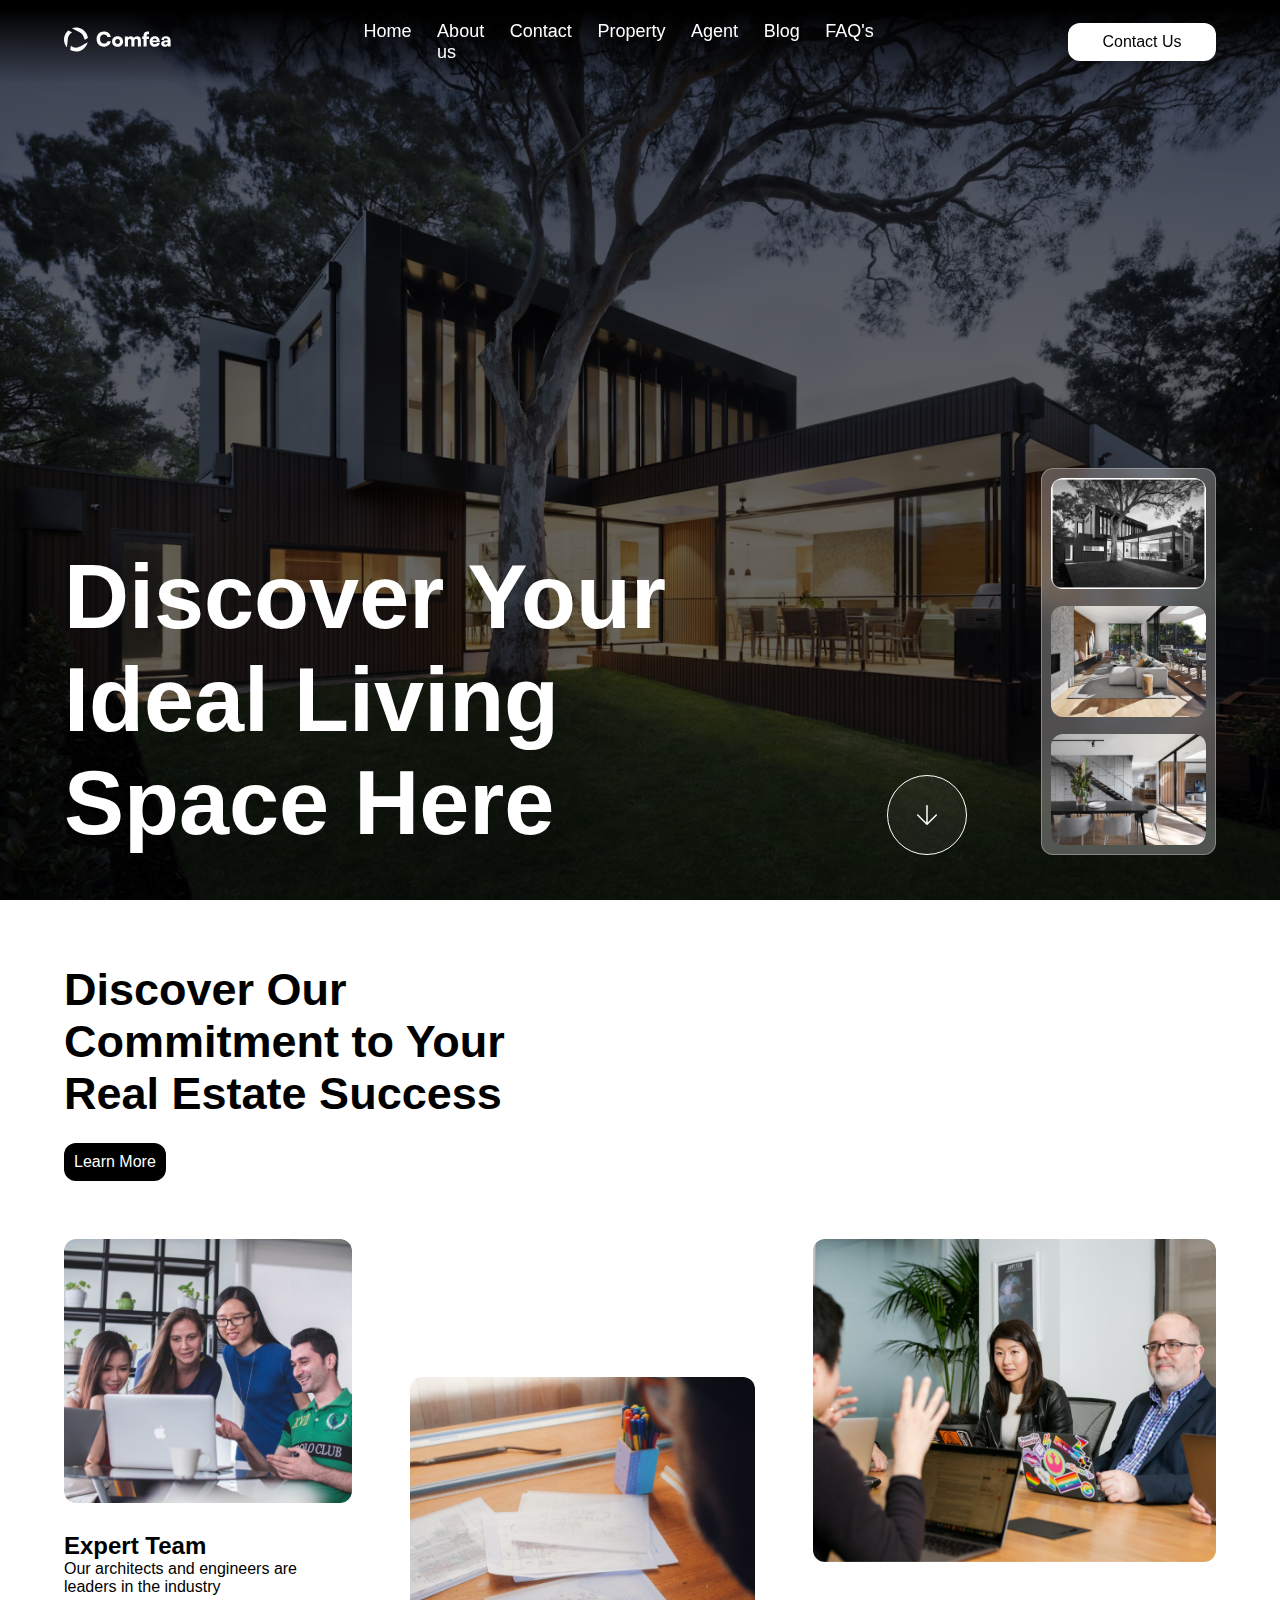
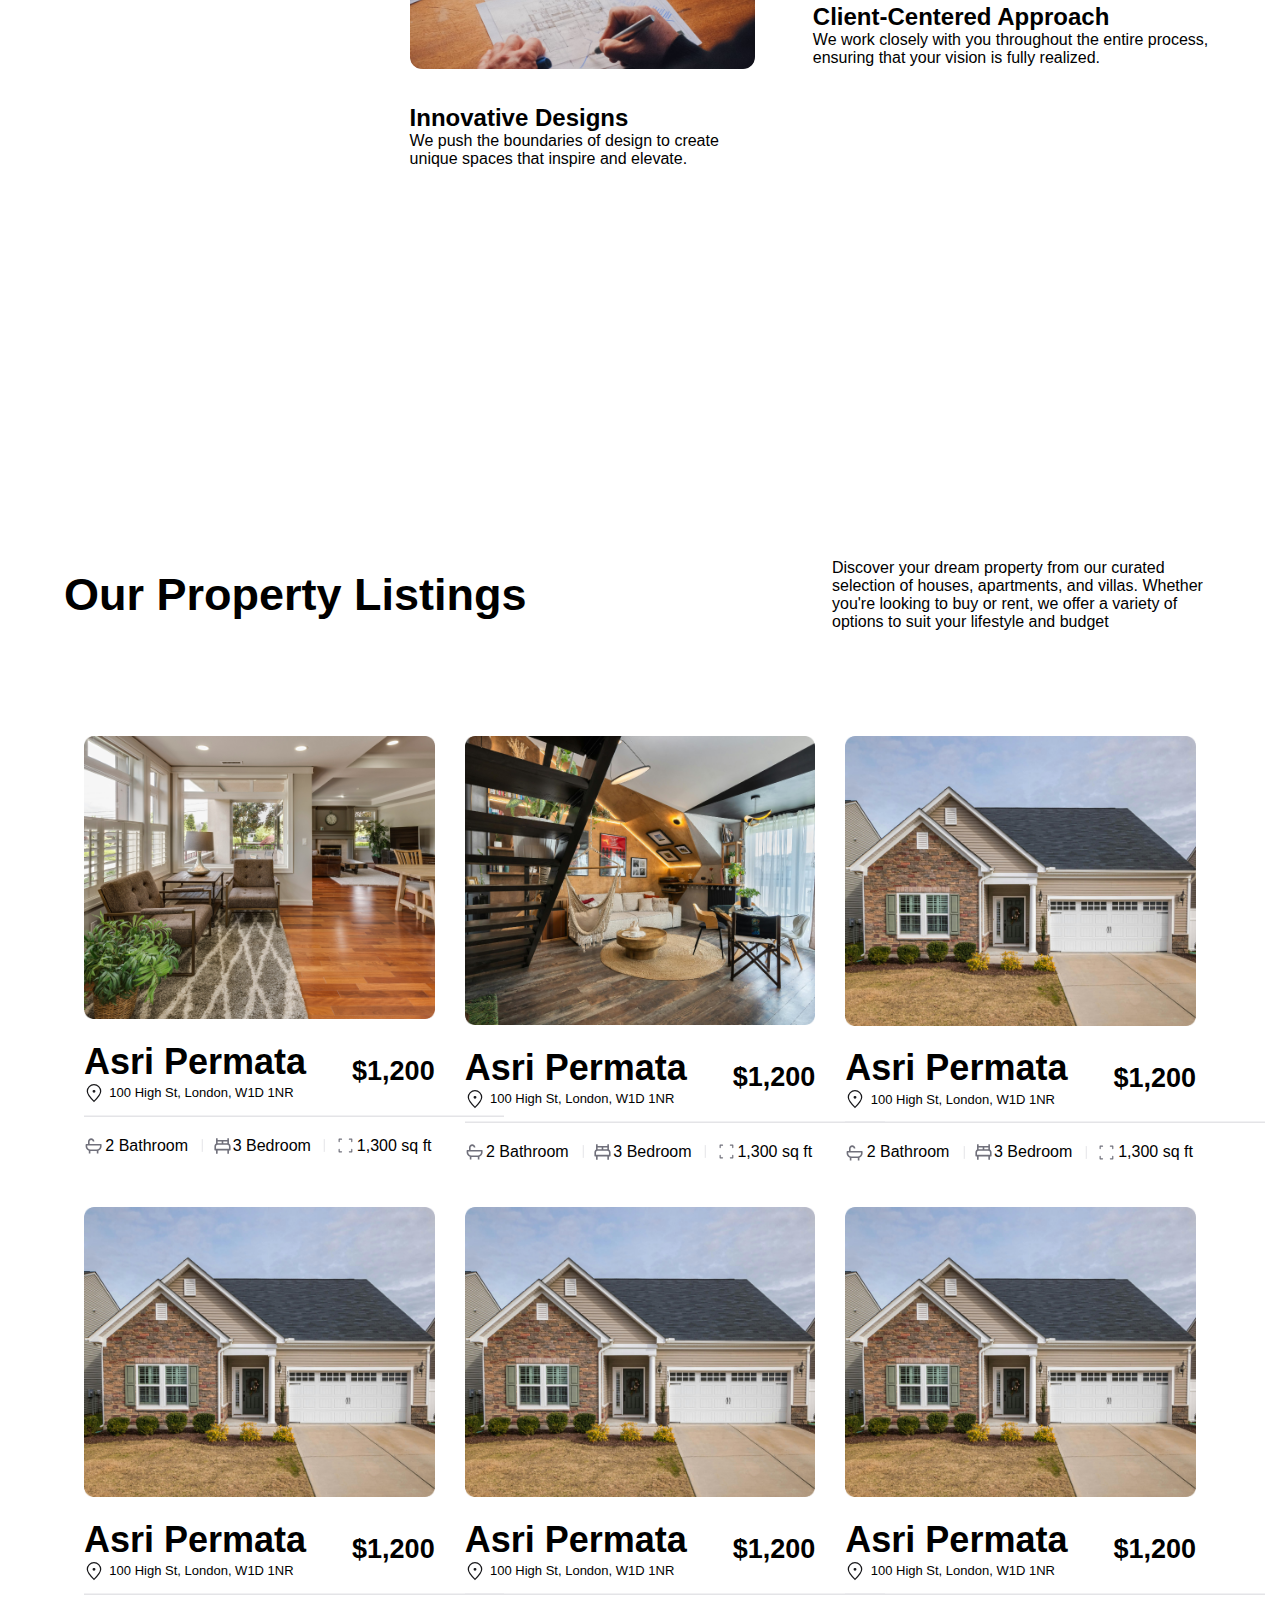
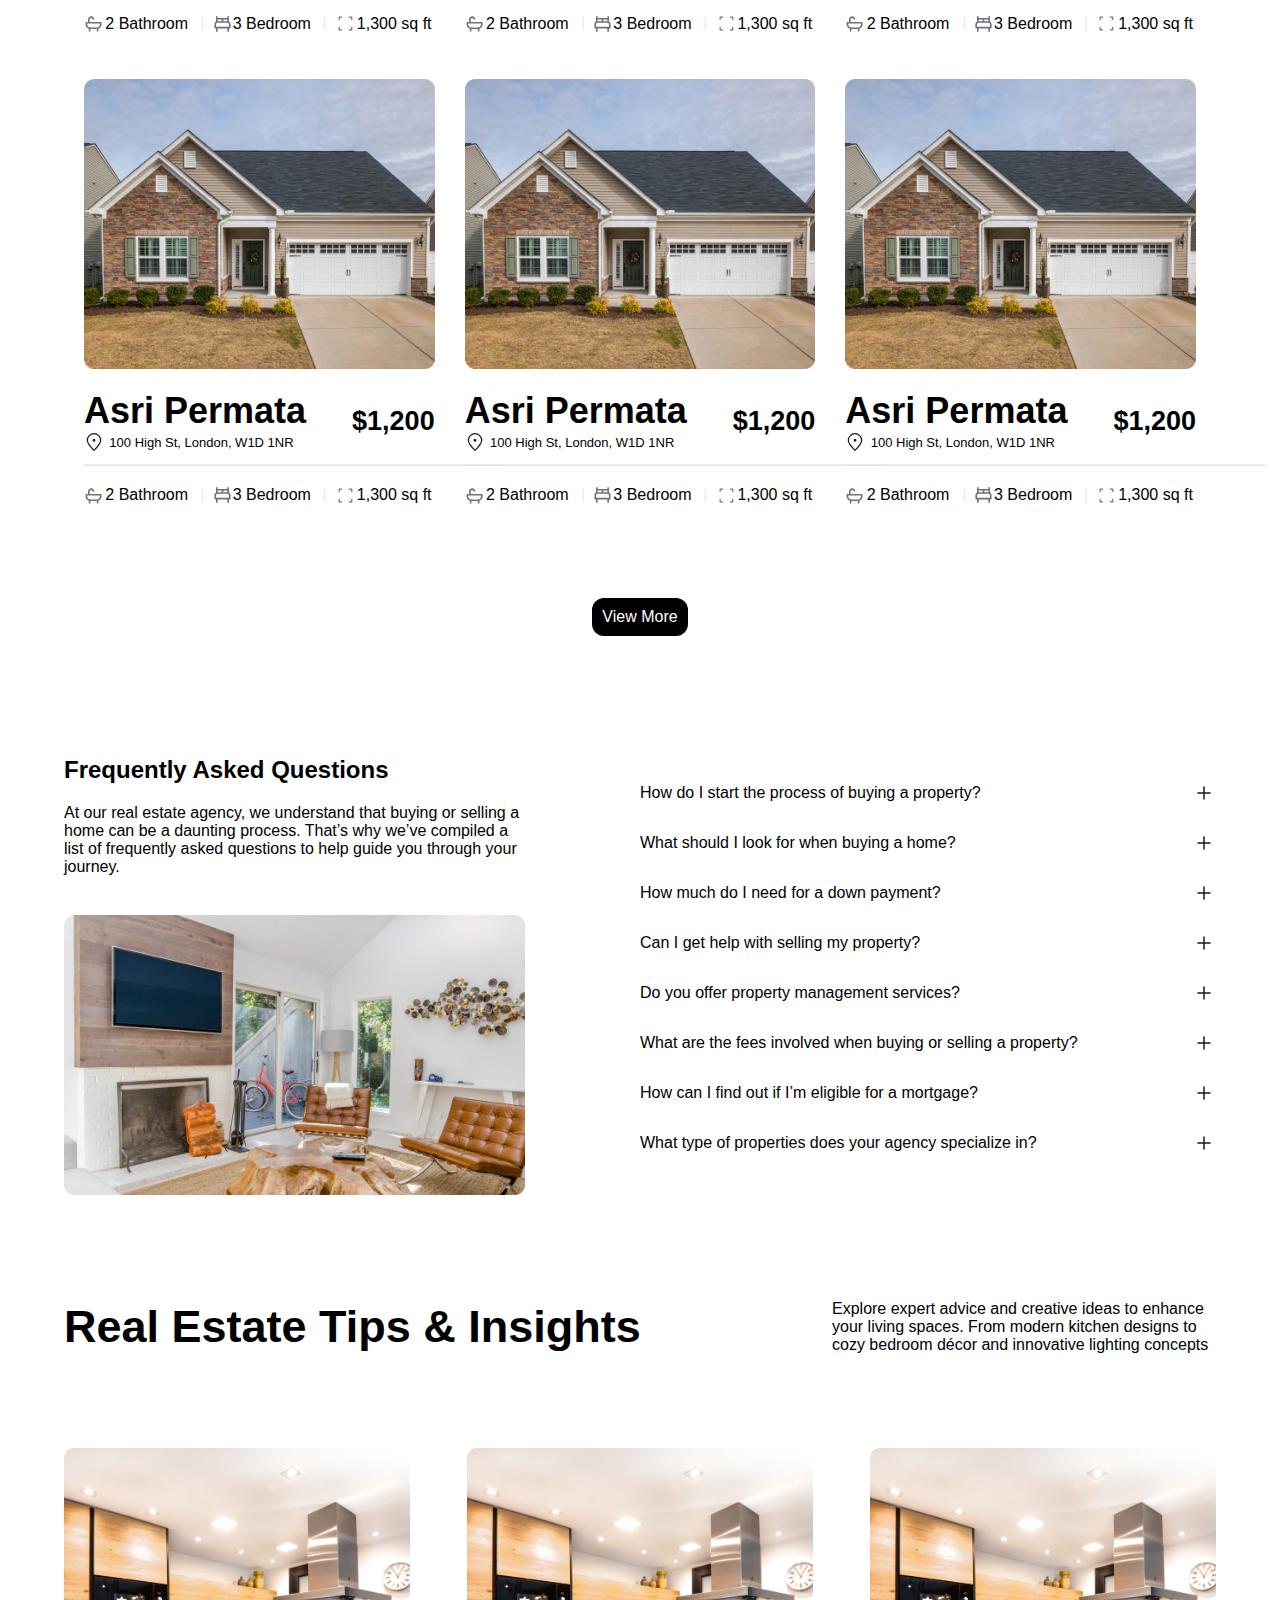
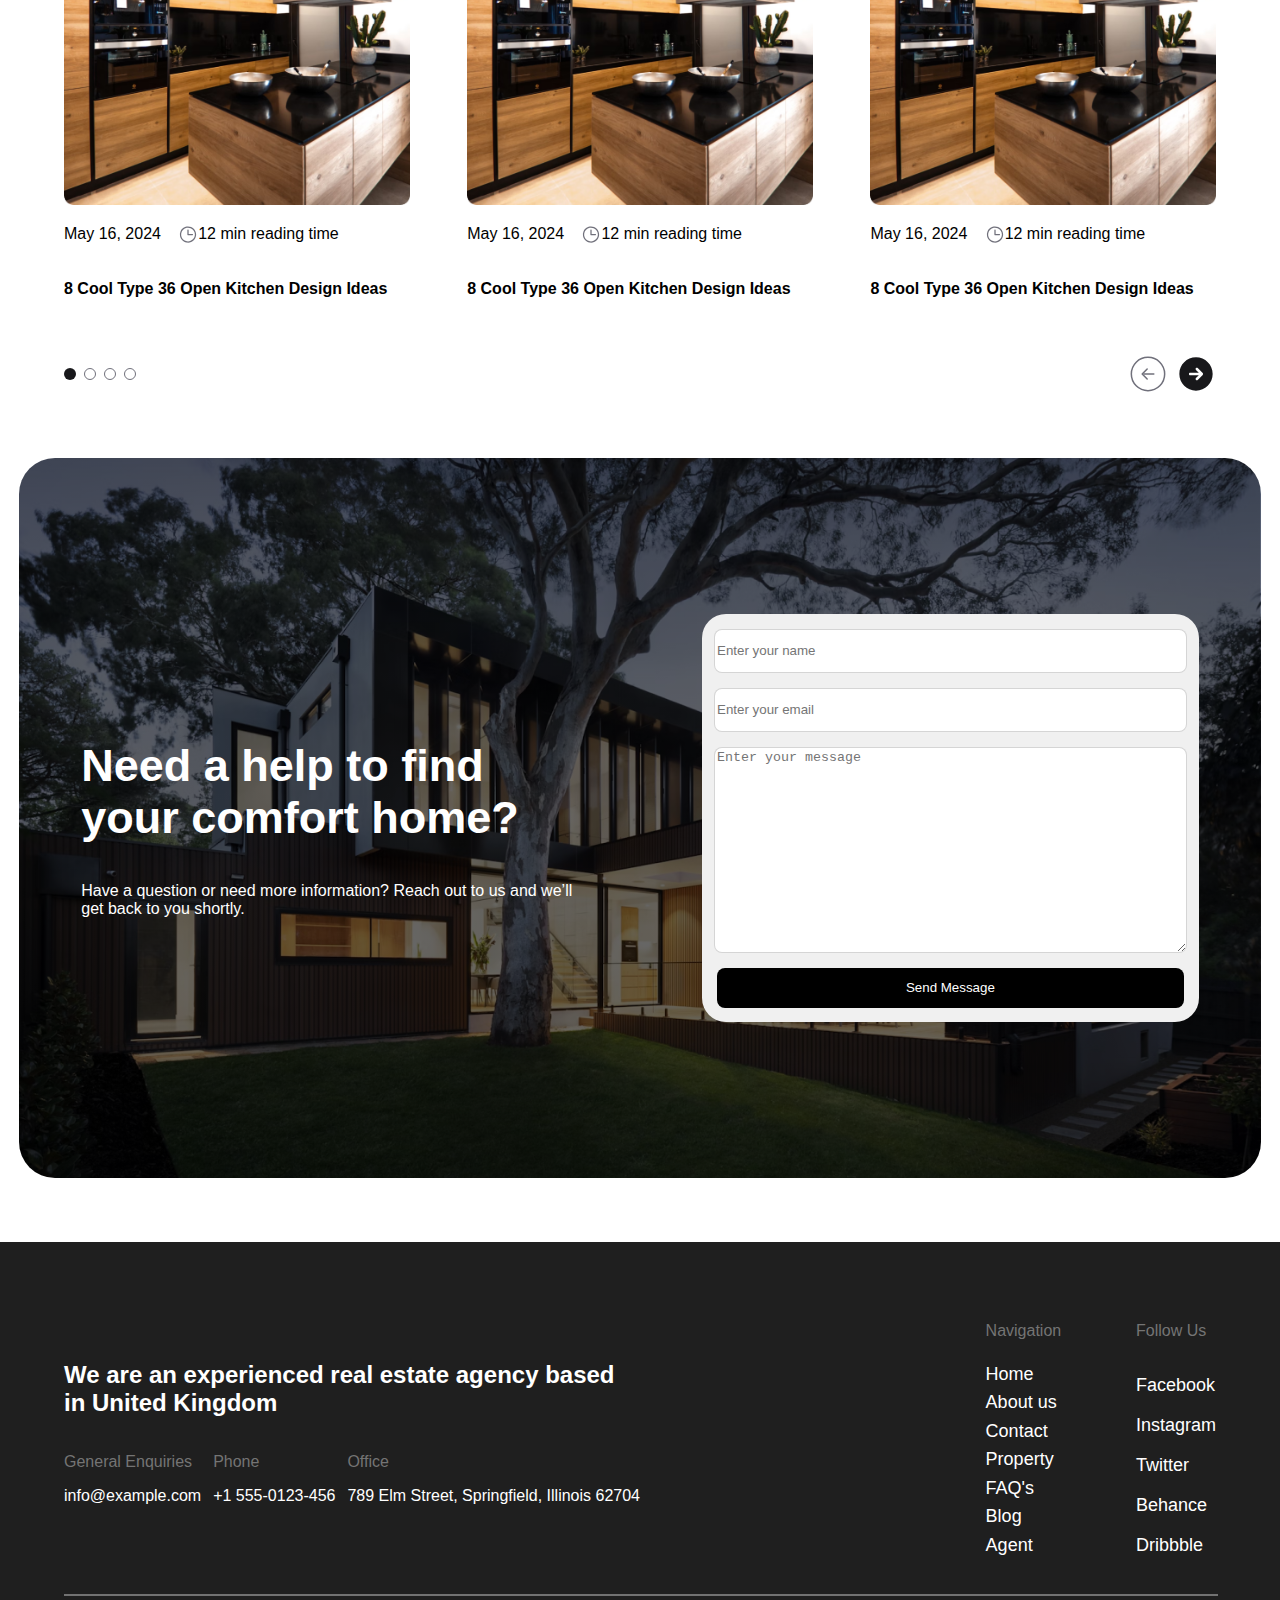
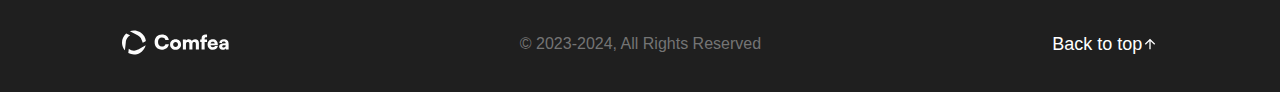
<file: index.html>
<!DOCTYPE html>
<html lang="en">
<head>
    <meta charset="UTF-8">
    <meta http-equiv="X-UA-Compatible" content="IE=edge">
    <meta name="viewport" content="width=device-width, initial-scale=1.0">
    <title>My Website</title>
    <link rel="stylesheet" href="style.css">
</head>
<body>
    <nav class="navbar">
        <a class="logo" href="index.html">
            <svg width="107" height="25" viewBox="0 0 107 25" fill="none" xmlns="http://www.w3.org/2000/svg">
            <path fill-rule="evenodd" clip-rule="evenodd" d="M23.9022 10.9546C23.7074 9.45798 23.2273 7.97282 22.4368 6.57931V6.58035C19.504 1.40833 13.3061 -0.750677 7.89972 1.22294L15.614 5.15872C16.869 5.77424 17.9782 6.71679 18.7999 7.94783L20.6755 12.5704C20.6755 12.5704 19.3186 13.5542 23.9022 10.9546ZM3.94063 11.0932V11.0973C3.88023 11.441 3.84168 11.7899 3.82606 12.1399L2.93139 20.3582C2.4221 19.7698 1.96282 19.122 1.56393 18.419C-1.31162 13.349 -0.0930824 7.07406 4.16348 3.41115L7.99409 5.36602L7.96282 5.38372C5.7507 6.63872 4.34679 8.7696 3.93957 11.0942L3.94063 11.0932ZM16.2845 19.4679L23.6717 15.278C22.927 18.4045 20.9357 21.2249 17.9196 22.936C14.1942 25.0492 9.81786 24.9513 6.30597 23.0621L6.77047 18.794C9.31169 20.9051 12.9923 21.3426 16.0365 19.6168C16.1199 19.5689 16.2022 19.52 16.2834 19.47L16.2845 19.4679Z" fill="#FCFCFC"/>
            <path d="M39.8423 19.74C35.4023 19.74 32.6223 16.8 32.6223 12.12C32.6223 7.5 35.5623 4.46 39.9823 4.46C43.6823 4.46 46.3423 6.58 46.8023 9.9H43.3823C42.9423 8.42 41.6823 7.58 39.9023 7.58C37.5023 7.58 36.0423 9.28 36.0423 12.1C36.0423 14.88 37.5223 16.62 39.9023 16.62C41.7223 16.62 43.0623 15.72 43.4623 14.26H46.8223C46.3023 17.56 43.5423 19.74 39.8423 19.74ZM48.0692 14.48C48.0692 11.32 50.3892 9.2 53.5892 9.2C56.7692 9.2 59.0892 11.32 59.0892 14.48C59.0892 17.64 56.7692 19.74 53.5892 19.74C50.3892 19.74 48.0692 17.64 48.0692 14.48ZM51.1692 14.46C51.1692 15.98 52.1492 16.98 53.5892 16.98C55.0092 16.98 55.9892 15.98 55.9892 14.46C55.9892 12.96 55.0092 11.96 53.5892 11.96C52.1492 11.96 51.1692 12.96 51.1692 14.46ZM63.9548 19.5H60.8748V9.5H63.7548L63.9548 10.54C64.4548 9.84 65.4348 9.18 66.8748 9.18C68.3748 9.18 69.3348 9.88 69.9148 10.94C70.4348 9.88 71.6148 9.18 73.0548 9.18C75.6348 9.18 76.9148 10.68 76.9148 12.96V19.5H73.8348V13.82C73.8348 12.56 73.1748 11.96 72.1948 11.96C71.3148 11.96 70.4348 12.44 70.4348 14.14V19.5H67.3548V13.82C67.3548 12.58 66.7148 11.98 65.7348 11.98C64.8548 11.98 63.9548 12.46 63.9548 14.14V19.5ZM78.177 9.5H79.557V8.7C79.557 5.72 81.117 4.42 83.657 4.42C84.077 4.42 84.557 4.46 85.037 4.54V7.18H84.177C82.917 7.18 82.637 7.84 82.637 8.7V9.5H85.037V12.06H82.637V19.5H79.557V12.06H78.177V9.5ZM90.7688 19.76C87.7488 19.76 85.5888 17.56 85.5888 14.48C85.5888 11.36 87.6888 9.18 90.7088 9.18C93.8488 9.18 95.8088 11.24 95.8088 14.5V15.28L88.5488 15.32C88.7288 16.64 89.4688 17.26 90.8288 17.26C91.9888 17.26 92.8088 16.84 93.0288 16.12H95.8488C95.4888 18.34 93.5088 19.76 90.7688 19.76ZM90.7288 11.68C89.5088 11.68 88.8288 12.22 88.5888 13.42H92.7488C92.7488 12.36 91.9688 11.68 90.7288 11.68ZM100.555 19.76C98.435 19.76 97.115 18.52 97.115 16.56C97.115 14.72 98.415 13.58 100.815 13.4L103.615 13.18V13.02C103.615 12.04 103.015 11.52 101.915 11.52C100.615 11.52 99.915 12.02 99.915 12.92H97.355C97.355 10.66 99.215 9.18 102.075 9.18C104.975 9.18 106.615 10.8 106.615 13.66V19.5H103.895L103.695 18.18C103.375 19.1 102.055 19.76 100.555 19.76ZM101.635 17.48C102.815 17.48 103.635 16.9 103.635 15.76V15.22L102.075 15.36C100.735 15.48 100.255 15.78 100.255 16.42C100.255 17.14 100.695 17.48 101.635 17.48Z" fill="#FCFCFC"/>
            </svg>
        </a>
        <div class="nav-links">
            <a class="btn" href="index.html">Home</a>
            <a class="btn" href="about.html">About us</a>
            <a class="btn" href="contact.html">Contact</a>
            <a class="btn" href="Property.html">Property</a>
            <a class="btn" href="Agent.html">Agent</a>
            <a class="btn" href="Blog.html">Blog</a>
            <a class="btn" href="FAQ.html">FAQ's</a>
        </div>
        
        <a class="contactBTN" href="contact.html" role="button">Contact Us</a>
    </nav>

    <section id="hero" class="hero">
        <div class="hero-content">
            <div class="hero-items">
                <h1 class="hero-text">Discover Your Ideal Living Space Here</h1>
                <div class="scroll-btn">
                    <svg width="80" height="80" viewBox="0 0 80 80" fill="none" xmlns="http://www.w3.org/2000/svg">
                        <g filter="url(#filter0_b_1_5416)">
                        <rect width="80" height="80" rx="40" fill="white" fill-opacity="0.05"/>
                        <rect x="0.5" y="0.5" width="79" height="79" rx="39.5" stroke="white"/>
                        <path d="M40.0003 30.6667V49.3334M40.0003 49.3334L49.3337 40.0001M40.0003 49.3334L30.667 40.0001" stroke="white" stroke-width="1.5" stroke-linecap="round" stroke-linejoin="round"/>
                        </g>
                        <defs>
                        <filter id="filter0_b_1_5416" x="-30" y="-30" width="140" height="140" filterUnits="userSpaceOnUse" color-interpolation-filters="sRGB">
                        <feFlood flood-opacity="0" result="BackgroundImageFix"/>
                        <feGaussianBlur in="BackgroundImageFix" stdDeviation="15"/>
                        <feComposite in2="SourceAlpha" operator="in" result="effect1_backgroundBlur_1_5416"/>
                        <feBlend mode="normal" in="SourceGraphic" in2="effect1_backgroundBlur_1_5416" result="shape"/>
                        </filter>
                        </defs>
                        </svg>
                </div>
                <div class="image-gallery">
                    <img class="Gallery-image" src="images/Gallery Image.png" alt="Gallery Image">
                    <img class="Gallery-image" src="images/Gallery Image 2.png" alt="Gallery Image">
                    <img class="Gallery-image" src="images/Gallery Image 3.png" alt="Gallery Image">
                </div>
            </div>
            
        </div>
    </section>

    <section class="about">
        <div class="about-content">
            <div class="text-content">
                <div class="title-text">
                    <h2 class="about-title">Discover Our Commitment to Your Real Estate Success</h2>
                    <a class="LearnMoreBTN" href="learnmore.html" role="button">Learn More</a>
                </div>
                <p class="about-text">
                        We are committed to making your real estate experience smooth, rewarding, and stress-free. Our team of
                         dedicated professionals brings years of expertise to the table, helping you navigate the real estate 
                         market with confidence. Whether you're buying, selling, or renting, we are here to offer personalized 
                         guidance and ensure your goals are met.
                        <br><br>
                        Founded on the principles of trust, transparency, and customer satisfaction, we pride ourselves 
                        on delivering exceptional service. Our comprehensive knowledge of the local market allows us to offer a 
                        wide range of properties tailored to fit every lifestyle and budget. From luxury homes to affordable 
                        rentals, we provide our clients with the best options to match their needs
                </p>
            </div>

            <div class="image-content">
                <div class="imageCard1">
                    <img class="Property_Image" src="images/Property Image.png" alt="About Image 1">
                    <h2 class="text">Expert Team</h2>
                    <p class="text">Our architects and engineers are leaders in the industry</p>
                </div>
                <div class="imageCard2">
                    <img class="Property_Image" src="images/Property Image 2.png" alt="About Image 1">
                    <h2 class="text">Innovative Designs</h2>
                    <p class="text">We push the boundaries of design to create unique spaces that inspire and elevate.</p>
                </div>
                <div class="imageCard3">
                    <img class="Property_Image" src="images/Property Image 3.png" alt="About Image 1">
                    <h2 class="text">Client-Centered Approach</h2>
                    <p class="text">We work closely with you throughout the entire process, ensuring that your vision is fully realized.</p>
                </div>
            </div>
            
        </div>
    </section>

    <section class="Property-listing">
        <div class="Property-content">
            <div class="Property-listing-title">
                <h2 class="Property-title">Our Property Listings</h2>
                <p class="Property-text">Discover your dream property from our curated selection of houses, apartments, and villas. Whether you're looking to buy or rent, we offer a variety of options to suit your lifestyle and budget</p>
            </div>

            <div class="Property-list">

                <div class="Property-card">
                    <img class="Property-image" src="images/Property1.png" alt="Property Image 1">
                    <div class="Property-details">
                        <div class="Property-name-price">
                            <div class="Property-title">
                                <p class="Property-name text">Asri Permata</h2>
                                <div class="Property-address">
                                        <svg width="20" height="20" viewBox="0 0 20 20" fill="none" xmlns="http://www.w3.org/2000/svg">
                                        <path d="M16.6663 8.33341C16.6663 12.0153 9.99967 18.3334 9.99967 18.3334C9.99967 18.3334 3.33301 12.0153 3.33301 8.33341C3.33301 4.65151 6.31777 1.66675 9.99967 1.66675C13.6816 1.66675 16.6663 4.65151 16.6663 8.33341Z" stroke="#18181B" stroke-width="1.25"/>
                                        <path d="M10.0003 9.16679C10.4606 9.16679 10.8337 8.79371 10.8337 8.33346C10.8337 7.87322 10.4606 7.50012 10.0003 7.50012C9.54008 7.50012 9.16699 7.87322 9.16699 8.33346C9.16699 8.79371 9.54008 9.16679 10.0003 9.16679Z" fill="#18181B" stroke="#18181B" stroke-width="1.25" stroke-linecap="round" stroke-linejoin="round"/>
                                        </svg>
                                    <p class="address text">100 High St, London, W1D 1NR</p>                                        
                                </div>
                            </div>

                            <p class="Property-price text">$1,200</p>

                        </div>
                        <svg width="420" height="2" viewBox="0 0 420 2" fill="none" xmlns="http://www.w3.org/2000/svg">
                            <line y1="1.25" x2="420" y2="1.25" stroke="#E4E4E7" stroke-width="1.5"/>
                        </svg>

                        <div class="Property-capacity">
                            <div class="Property-capacity-item">
                                <svg width="24" height="25" viewBox="0 0 24 25" fill="none" xmlns="http://www.w3.org/2000/svg">
                                <path d="M21 10.5H7V7.5C7 6.397 7.897 5.5 9 5.5C10.103 5.5 11 6.397 11 7.5H13C13 5.294 11.206 3.5 9 3.5C6.794 3.5 5 5.294 5 7.5V10.5H3C2.73478 10.5 2.48043 10.6054 2.29289 10.7929C2.10536 10.9804 2 11.2348 2 11.5V13.5C2 16.106 3.674 18.323 6 19.15V22.5H8V19.5H16V22.5H18V19.15C20.326 18.323 22 16.106 22 13.5V11.5C22 11.2348 21.8946 10.9804 21.7071 10.7929C21.5196 10.6054 21.2652 10.5 21 10.5ZM20 13.5C20 15.706 18.206 17.5 16 17.5H8C5.794 17.5 4 15.706 4 13.5V12.5H20V13.5Z" fill="#70707B"/>
                                </svg>
                                <p class="capacity-text">2 Bathroom</p>
                            </div>

                            <svg width="2" height="13" viewBox="0 0 2 13" fill="none" xmlns="http://www.w3.org/2000/svg">
                            <path d="M1.25 0.5L1.25 12.5" stroke="#E4E4E7" stroke-linecap="round"/>
                            </svg>

                            <div class="Property-capacity-item">
                                <svg width="21" height="20" viewBox="0 0 21 20" fill="none" xmlns="http://www.w3.org/2000/svg">
                                <path d="M18.5 7.057V0.5H16.5V2.5H4.5V0.5H2.5V7.057C1.31 7.75 0.5 9.025 0.5 10.5V14.5C0.5 14.7652 0.605357 15.0196 0.792893 15.2071C0.98043 15.3946 1.23478 15.5 1.5 15.5H2.5V19.5H4.5V15.5H16.5V19.5H18.5V15.5H19.5C19.7652 15.5 20.0196 15.3946 20.2071 15.2071C20.3946 15.0196 20.5 14.7652 20.5 14.5V10.5C20.5 9.025 19.689 7.75 18.5 7.057ZM16.5 4.5V6.5H11.5V4.5H16.5ZM4.5 4.5H9.5V6.5H4.5V4.5ZM18.5 13.5H2.5V10.5C2.5 9.397 3.397 8.5 4.5 8.5H16.5C17.603 8.5 18.5 9.397 18.5 10.5V13.5Z" fill="#70707B"/>
                                </svg>
                                    
                                <p class="capacity-text">3  Bedroom</p>
                            </div>

                            <svg width="2" height="13" viewBox="0 0 2 13" fill="none" xmlns="http://www.w3.org/2000/svg">
                            <path d="M1.25 0.5L1.25 12.5" stroke="#E4E4E7" stroke-linecap="round"/>
                            </svg>

                            <div class="Property-capacity-item">
                                <svg width="24" height="25" viewBox="0 0 24 25" fill="none" xmlns="http://www.w3.org/2000/svg">
                                <path d="M7 4.5H4V7.5" stroke="#70707B" stroke-width="1.5" stroke-linecap="round" stroke-linejoin="round"/>
                                <path d="M17 4.5H20V7.5" stroke="#70707B" stroke-width="1.5" stroke-linecap="round" stroke-linejoin="round"/>
                                <path d="M7 20.5H4V17.5" stroke="#70707B" stroke-width="1.5" stroke-linecap="round" stroke-linejoin="round"/>
                                <path d="M17 20.5H20V17.5" stroke="#70707B" stroke-width="1.5" stroke-linecap="round" stroke-linejoin="round"/>
                                </svg>
                                <p class="capacity-text">1,300 sq ft</p>
                            </div>
                                
                        </div>
                            
                    </div>
                </div>

                <div class="Property-card">
                    <img class="Property-image" src="images/Property2.png" alt="Property Image 1">
                    <div class="Property-details">
                        <div class="Property-name-price">
                            <div class="Property-title">
                                <p class="Property-name text">Asri Permata</h2>
                                <div class="Property-address">
                                        <svg width="20" height="20" viewBox="0 0 20 20" fill="none" xmlns="http://www.w3.org/2000/svg">
                                        <path d="M16.6663 8.33341C16.6663 12.0153 9.99967 18.3334 9.99967 18.3334C9.99967 18.3334 3.33301 12.0153 3.33301 8.33341C3.33301 4.65151 6.31777 1.66675 9.99967 1.66675C13.6816 1.66675 16.6663 4.65151 16.6663 8.33341Z" stroke="#18181B" stroke-width="1.25"/>
                                        <path d="M10.0003 9.16679C10.4606 9.16679 10.8337 8.79371 10.8337 8.33346C10.8337 7.87322 10.4606 7.50012 10.0003 7.50012C9.54008 7.50012 9.16699 7.87322 9.16699 8.33346C9.16699 8.79371 9.54008 9.16679 10.0003 9.16679Z" fill="#18181B" stroke="#18181B" stroke-width="1.25" stroke-linecap="round" stroke-linejoin="round"/>
                                        </svg>
                                    <p class="address text">100 High St, London, W1D 1NR</p>                                        
                                </div>
                            </div>

                            <p class="Property-price text">$1,200</p>

                        </div>
                        <svg width="420" height="2" viewBox="0 0 420 2" fill="none" xmlns="http://www.w3.org/2000/svg">
                            <line y1="1.25" x2="420" y2="1.25" stroke="#E4E4E7" stroke-width="1.5"/>
                        </svg>

                        <div class="Property-capacity">
                            <div class="Property-capacity-item">
                                <svg width="24" height="25" viewBox="0 0 24 25" fill="none" xmlns="http://www.w3.org/2000/svg">
                                <path d="M21 10.5H7V7.5C7 6.397 7.897 5.5 9 5.5C10.103 5.5 11 6.397 11 7.5H13C13 5.294 11.206 3.5 9 3.5C6.794 3.5 5 5.294 5 7.5V10.5H3C2.73478 10.5 2.48043 10.6054 2.29289 10.7929C2.10536 10.9804 2 11.2348 2 11.5V13.5C2 16.106 3.674 18.323 6 19.15V22.5H8V19.5H16V22.5H18V19.15C20.326 18.323 22 16.106 22 13.5V11.5C22 11.2348 21.8946 10.9804 21.7071 10.7929C21.5196 10.6054 21.2652 10.5 21 10.5ZM20 13.5C20 15.706 18.206 17.5 16 17.5H8C5.794 17.5 4 15.706 4 13.5V12.5H20V13.5Z" fill="#70707B"/>
                                </svg>
                                <p class="capacity-text">2 Bathroom</p>
                            </div>

                            <svg width="2" height="13" viewBox="0 0 2 13" fill="none" xmlns="http://www.w3.org/2000/svg">
                            <path d="M1.25 0.5L1.25 12.5" stroke="#E4E4E7" stroke-linecap="round"/>
                            </svg>

                            <div class="Property-capacity-item">
                                <svg width="21" height="20" viewBox="0 0 21 20" fill="none" xmlns="http://www.w3.org/2000/svg">
                                <path d="M18.5 7.057V0.5H16.5V2.5H4.5V0.5H2.5V7.057C1.31 7.75 0.5 9.025 0.5 10.5V14.5C0.5 14.7652 0.605357 15.0196 0.792893 15.2071C0.98043 15.3946 1.23478 15.5 1.5 15.5H2.5V19.5H4.5V15.5H16.5V19.5H18.5V15.5H19.5C19.7652 15.5 20.0196 15.3946 20.2071 15.2071C20.3946 15.0196 20.5 14.7652 20.5 14.5V10.5C20.5 9.025 19.689 7.75 18.5 7.057ZM16.5 4.5V6.5H11.5V4.5H16.5ZM4.5 4.5H9.5V6.5H4.5V4.5ZM18.5 13.5H2.5V10.5C2.5 9.397 3.397 8.5 4.5 8.5H16.5C17.603 8.5 18.5 9.397 18.5 10.5V13.5Z" fill="#70707B"/>
                                </svg>
                                    
                                <p class="capacity-text">3  Bedroom</p>
                            </div>

                            <svg width="2" height="13" viewBox="0 0 2 13" fill="none" xmlns="http://www.w3.org/2000/svg">
                            <path d="M1.25 0.5L1.25 12.5" stroke="#E4E4E7" stroke-linecap="round"/>
                            </svg>

                            <div class="Property-capacity-item">
                                <svg width="24" height="25" viewBox="0 0 24 25" fill="none" xmlns="http://www.w3.org/2000/svg">
                                <path d="M7 4.5H4V7.5" stroke="#70707B" stroke-width="1.5" stroke-linecap="round" stroke-linejoin="round"/>
                                <path d="M17 4.5H20V7.5" stroke="#70707B" stroke-width="1.5" stroke-linecap="round" stroke-linejoin="round"/>
                                <path d="M7 20.5H4V17.5" stroke="#70707B" stroke-width="1.5" stroke-linecap="round" stroke-linejoin="round"/>
                                <path d="M17 20.5H20V17.5" stroke="#70707B" stroke-width="1.5" stroke-linecap="round" stroke-linejoin="round"/>
                                </svg>
                                <p class="capacity-text">1,300 sq ft</p>
                            </div>
                                
                        </div>
                            
                    </div>
                </div>

                <div class="Property-card">
                    <img class="Property-image" src="images/Property3.png" alt="Property Image 1">
                    <div class="Property-details">
                        <div class="Property-name-price">
                            <div class="Property-title">
                                <p class="Property-name text">Asri Permata</h2>
                                <div class="Property-address">
                                        <svg width="20" height="20" viewBox="0 0 20 20" fill="none" xmlns="http://www.w3.org/2000/svg">
                                        <path d="M16.6663 8.33341C16.6663 12.0153 9.99967 18.3334 9.99967 18.3334C9.99967 18.3334 3.33301 12.0153 3.33301 8.33341C3.33301 4.65151 6.31777 1.66675 9.99967 1.66675C13.6816 1.66675 16.6663 4.65151 16.6663 8.33341Z" stroke="#18181B" stroke-width="1.25"/>
                                        <path d="M10.0003 9.16679C10.4606 9.16679 10.8337 8.79371 10.8337 8.33346C10.8337 7.87322 10.4606 7.50012 10.0003 7.50012C9.54008 7.50012 9.16699 7.87322 9.16699 8.33346C9.16699 8.79371 9.54008 9.16679 10.0003 9.16679Z" fill="#18181B" stroke="#18181B" stroke-width="1.25" stroke-linecap="round" stroke-linejoin="round"/>
                                        </svg>
                                    <p class="address text">100 High St, London, W1D 1NR</p>                                        
                                </div>
                            </div>

                            <p class="Property-price text">$1,200</p>

                        </div>
                        <svg width="420" height="2" viewBox="0 0 420 2" fill="none" xmlns="http://www.w3.org/2000/svg">
                            <line y1="1.25" x2="420" y2="1.25" stroke="#E4E4E7" stroke-width="1.5"/>
                        </svg>

                        <div class="Property-capacity">
                            <div class="Property-capacity-item">
                                <svg width="24" height="25" viewBox="0 0 24 25" fill="none" xmlns="http://www.w3.org/2000/svg">
                                <path d="M21 10.5H7V7.5C7 6.397 7.897 5.5 9 5.5C10.103 5.5 11 6.397 11 7.5H13C13 5.294 11.206 3.5 9 3.5C6.794 3.5 5 5.294 5 7.5V10.5H3C2.73478 10.5 2.48043 10.6054 2.29289 10.7929C2.10536 10.9804 2 11.2348 2 11.5V13.5C2 16.106 3.674 18.323 6 19.15V22.5H8V19.5H16V22.5H18V19.15C20.326 18.323 22 16.106 22 13.5V11.5C22 11.2348 21.8946 10.9804 21.7071 10.7929C21.5196 10.6054 21.2652 10.5 21 10.5ZM20 13.5C20 15.706 18.206 17.5 16 17.5H8C5.794 17.5 4 15.706 4 13.5V12.5H20V13.5Z" fill="#70707B"/>
                                </svg>
                                <p class="capacity-text">2 Bathroom</p>
                            </div>

                            <svg width="2" height="13" viewBox="0 0 2 13" fill="none" xmlns="http://www.w3.org/2000/svg">
                            <path d="M1.25 0.5L1.25 12.5" stroke="#E4E4E7" stroke-linecap="round"/>
                            </svg>

                            <div class="Property-capacity-item">
                                <svg width="21" height="20" viewBox="0 0 21 20" fill="none" xmlns="http://www.w3.org/2000/svg">
                                <path d="M18.5 7.057V0.5H16.5V2.5H4.5V0.5H2.5V7.057C1.31 7.75 0.5 9.025 0.5 10.5V14.5C0.5 14.7652 0.605357 15.0196 0.792893 15.2071C0.98043 15.3946 1.23478 15.5 1.5 15.5H2.5V19.5H4.5V15.5H16.5V19.5H18.5V15.5H19.5C19.7652 15.5 20.0196 15.3946 20.2071 15.2071C20.3946 15.0196 20.5 14.7652 20.5 14.5V10.5C20.5 9.025 19.689 7.75 18.5 7.057ZM16.5 4.5V6.5H11.5V4.5H16.5ZM4.5 4.5H9.5V6.5H4.5V4.5ZM18.5 13.5H2.5V10.5C2.5 9.397 3.397 8.5 4.5 8.5H16.5C17.603 8.5 18.5 9.397 18.5 10.5V13.5Z" fill="#70707B"/>
                                </svg>
                                    
                                <p class="capacity-text">3  Bedroom</p>
                            </div>

                            <svg width="2" height="13" viewBox="0 0 2 13" fill="none" xmlns="http://www.w3.org/2000/svg">
                            <path d="M1.25 0.5L1.25 12.5" stroke="#E4E4E7" stroke-linecap="round"/>
                            </svg>

                            <div class="Property-capacity-item">
                                <svg width="24" height="25" viewBox="0 0 24 25" fill="none" xmlns="http://www.w3.org/2000/svg">
                                <path d="M7 4.5H4V7.5" stroke="#70707B" stroke-width="1.5" stroke-linecap="round" stroke-linejoin="round"/>
                                <path d="M17 4.5H20V7.5" stroke="#70707B" stroke-width="1.5" stroke-linecap="round" stroke-linejoin="round"/>
                                <path d="M7 20.5H4V17.5" stroke="#70707B" stroke-width="1.5" stroke-linecap="round" stroke-linejoin="round"/>
                                <path d="M17 20.5H20V17.5" stroke="#70707B" stroke-width="1.5" stroke-linecap="round" stroke-linejoin="round"/>
                                </svg>
                                <p class="capacity-text">1,300 sq ft</p>
                            </div>
                                
                        </div>
                            
                    </div>
                </div>
                
                <div class="Property-card">
                    <img class="Property-image" src="images/Property3.png" alt="Property Image 1">
                    <div class="Property-details">
                        <div class="Property-name-price">
                            <div class="Property-title">
                                <p class="Property-name text">Asri Permata</h2>
                                <div class="Property-address">
                                        <svg width="20" height="20" viewBox="0 0 20 20" fill="none" xmlns="http://www.w3.org/2000/svg">
                                        <path d="M16.6663 8.33341C16.6663 12.0153 9.99967 18.3334 9.99967 18.3334C9.99967 18.3334 3.33301 12.0153 3.33301 8.33341C3.33301 4.65151 6.31777 1.66675 9.99967 1.66675C13.6816 1.66675 16.6663 4.65151 16.6663 8.33341Z" stroke="#18181B" stroke-width="1.25"/>
                                        <path d="M10.0003 9.16679C10.4606 9.16679 10.8337 8.79371 10.8337 8.33346C10.8337 7.87322 10.4606 7.50012 10.0003 7.50012C9.54008 7.50012 9.16699 7.87322 9.16699 8.33346C9.16699 8.79371 9.54008 9.16679 10.0003 9.16679Z" fill="#18181B" stroke="#18181B" stroke-width="1.25" stroke-linecap="round" stroke-linejoin="round"/>
                                        </svg>
                                    <p class="address text">100 High St, London, W1D 1NR</p>                                        
                                </div>
                            </div>

                            <p class="Property-price text">$1,200</p>

                        </div>
                        <svg width="420" height="2" viewBox="0 0 420 2" fill="none" xmlns="http://www.w3.org/2000/svg">
                            <line y1="1.25" x2="420" y2="1.25" stroke="#E4E4E7" stroke-width="1.5"/>
                        </svg>

                        <div class="Property-capacity">
                            <div class="Property-capacity-item">
                                <svg width="24" height="25" viewBox="0 0 24 25" fill="none" xmlns="http://www.w3.org/2000/svg">
                                <path d="M21 10.5H7V7.5C7 6.397 7.897 5.5 9 5.5C10.103 5.5 11 6.397 11 7.5H13C13 5.294 11.206 3.5 9 3.5C6.794 3.5 5 5.294 5 7.5V10.5H3C2.73478 10.5 2.48043 10.6054 2.29289 10.7929C2.10536 10.9804 2 11.2348 2 11.5V13.5C2 16.106 3.674 18.323 6 19.15V22.5H8V19.5H16V22.5H18V19.15C20.326 18.323 22 16.106 22 13.5V11.5C22 11.2348 21.8946 10.9804 21.7071 10.7929C21.5196 10.6054 21.2652 10.5 21 10.5ZM20 13.5C20 15.706 18.206 17.5 16 17.5H8C5.794 17.5 4 15.706 4 13.5V12.5H20V13.5Z" fill="#70707B"/>
                                </svg>
                                <p class="capacity-text">2 Bathroom</p>
                            </div>

                            <svg width="2" height="13" viewBox="0 0 2 13" fill="none" xmlns="http://www.w3.org/2000/svg">
                            <path d="M1.25 0.5L1.25 12.5" stroke="#E4E4E7" stroke-linecap="round"/>
                            </svg>

                            <div class="Property-capacity-item">
                                <svg width="21" height="20" viewBox="0 0 21 20" fill="none" xmlns="http://www.w3.org/2000/svg">
                                <path d="M18.5 7.057V0.5H16.5V2.5H4.5V0.5H2.5V7.057C1.31 7.75 0.5 9.025 0.5 10.5V14.5C0.5 14.7652 0.605357 15.0196 0.792893 15.2071C0.98043 15.3946 1.23478 15.5 1.5 15.5H2.5V19.5H4.5V15.5H16.5V19.5H18.5V15.5H19.5C19.7652 15.5 20.0196 15.3946 20.2071 15.2071C20.3946 15.0196 20.5 14.7652 20.5 14.5V10.5C20.5 9.025 19.689 7.75 18.5 7.057ZM16.5 4.5V6.5H11.5V4.5H16.5ZM4.5 4.5H9.5V6.5H4.5V4.5ZM18.5 13.5H2.5V10.5C2.5 9.397 3.397 8.5 4.5 8.5H16.5C17.603 8.5 18.5 9.397 18.5 10.5V13.5Z" fill="#70707B"/>
                                </svg>
                                    
                                <p class="capacity-text">3  Bedroom</p>
                            </div>

                            <svg width="2" height="13" viewBox="0 0 2 13" fill="none" xmlns="http://www.w3.org/2000/svg">
                            <path d="M1.25 0.5L1.25 12.5" stroke="#E4E4E7" stroke-linecap="round"/>
                            </svg>

                            <div class="Property-capacity-item">
                                <svg width="24" height="25" viewBox="0 0 24 25" fill="none" xmlns="http://www.w3.org/2000/svg">
                                <path d="M7 4.5H4V7.5" stroke="#70707B" stroke-width="1.5" stroke-linecap="round" stroke-linejoin="round"/>
                                <path d="M17 4.5H20V7.5" stroke="#70707B" stroke-width="1.5" stroke-linecap="round" stroke-linejoin="round"/>
                                <path d="M7 20.5H4V17.5" stroke="#70707B" stroke-width="1.5" stroke-linecap="round" stroke-linejoin="round"/>
                                <path d="M17 20.5H20V17.5" stroke="#70707B" stroke-width="1.5" stroke-linecap="round" stroke-linejoin="round"/>
                                </svg>
                                <p class="capacity-text">1,300 sq ft</p>
                            </div>
                                
                        </div>
                            
                    </div>
                </div>

                <div class="Property-card">
                    <img class="Property-image" src="images/Property3.png" alt="Property Image 1">
                    <div class="Property-details">
                        <div class="Property-name-price">
                            <div class="Property-title">
                                <p class="Property-name text">Asri Permata</h2>
                                <div class="Property-address">
                                        <svg width="20" height="20" viewBox="0 0 20 20" fill="none" xmlns="http://www.w3.org/2000/svg">
                                        <path d="M16.6663 8.33341C16.6663 12.0153 9.99967 18.3334 9.99967 18.3334C9.99967 18.3334 3.33301 12.0153 3.33301 8.33341C3.33301 4.65151 6.31777 1.66675 9.99967 1.66675C13.6816 1.66675 16.6663 4.65151 16.6663 8.33341Z" stroke="#18181B" stroke-width="1.25"/>
                                        <path d="M10.0003 9.16679C10.4606 9.16679 10.8337 8.79371 10.8337 8.33346C10.8337 7.87322 10.4606 7.50012 10.0003 7.50012C9.54008 7.50012 9.16699 7.87322 9.16699 8.33346C9.16699 8.79371 9.54008 9.16679 10.0003 9.16679Z" fill="#18181B" stroke="#18181B" stroke-width="1.25" stroke-linecap="round" stroke-linejoin="round"/>
                                        </svg>
                                    <p class="address text">100 High St, London, W1D 1NR</p>                                        
                                </div>
                            </div>

                            <p class="Property-price text">$1,200</p>

                        </div>
                        <svg width="420" height="2" viewBox="0 0 420 2" fill="none" xmlns="http://www.w3.org/2000/svg">
                            <line y1="1.25" x2="420" y2="1.25" stroke="#E4E4E7" stroke-width="1.5"/>
                        </svg>

                        <div class="Property-capacity">
                            <div class="Property-capacity-item">
                                <svg width="24" height="25" viewBox="0 0 24 25" fill="none" xmlns="http://www.w3.org/2000/svg">
                                <path d="M21 10.5H7V7.5C7 6.397 7.897 5.5 9 5.5C10.103 5.5 11 6.397 11 7.5H13C13 5.294 11.206 3.5 9 3.5C6.794 3.5 5 5.294 5 7.5V10.5H3C2.73478 10.5 2.48043 10.6054 2.29289 10.7929C2.10536 10.9804 2 11.2348 2 11.5V13.5C2 16.106 3.674 18.323 6 19.15V22.5H8V19.5H16V22.5H18V19.15C20.326 18.323 22 16.106 22 13.5V11.5C22 11.2348 21.8946 10.9804 21.7071 10.7929C21.5196 10.6054 21.2652 10.5 21 10.5ZM20 13.5C20 15.706 18.206 17.5 16 17.5H8C5.794 17.5 4 15.706 4 13.5V12.5H20V13.5Z" fill="#70707B"/>
                                </svg>
                                <p class="capacity-text">2 Bathroom</p>
                            </div>

                            <svg width="2" height="13" viewBox="0 0 2 13" fill="none" xmlns="http://www.w3.org/2000/svg">
                            <path d="M1.25 0.5L1.25 12.5" stroke="#E4E4E7" stroke-linecap="round"/>
                            </svg>

                            <div class="Property-capacity-item">
                                <svg width="21" height="20" viewBox="0 0 21 20" fill="none" xmlns="http://www.w3.org/2000/svg">
                                <path d="M18.5 7.057V0.5H16.5V2.5H4.5V0.5H2.5V7.057C1.31 7.75 0.5 9.025 0.5 10.5V14.5C0.5 14.7652 0.605357 15.0196 0.792893 15.2071C0.98043 15.3946 1.23478 15.5 1.5 15.5H2.5V19.5H4.5V15.5H16.5V19.5H18.5V15.5H19.5C19.7652 15.5 20.0196 15.3946 20.2071 15.2071C20.3946 15.0196 20.5 14.7652 20.5 14.5V10.5C20.5 9.025 19.689 7.75 18.5 7.057ZM16.5 4.5V6.5H11.5V4.5H16.5ZM4.5 4.5H9.5V6.5H4.5V4.5ZM18.5 13.5H2.5V10.5C2.5 9.397 3.397 8.5 4.5 8.5H16.5C17.603 8.5 18.5 9.397 18.5 10.5V13.5Z" fill="#70707B"/>
                                </svg>
                                    
                                <p class="capacity-text">3  Bedroom</p>
                            </div>

                            <svg width="2" height="13" viewBox="0 0 2 13" fill="none" xmlns="http://www.w3.org/2000/svg">
                            <path d="M1.25 0.5L1.25 12.5" stroke="#E4E4E7" stroke-linecap="round"/>
                            </svg>

                            <div class="Property-capacity-item">
                                <svg width="24" height="25" viewBox="0 0 24 25" fill="none" xmlns="http://www.w3.org/2000/svg">
                                <path d="M7 4.5H4V7.5" stroke="#70707B" stroke-width="1.5" stroke-linecap="round" stroke-linejoin="round"/>
                                <path d="M17 4.5H20V7.5" stroke="#70707B" stroke-width="1.5" stroke-linecap="round" stroke-linejoin="round"/>
                                <path d="M7 20.5H4V17.5" stroke="#70707B" stroke-width="1.5" stroke-linecap="round" stroke-linejoin="round"/>
                                <path d="M17 20.5H20V17.5" stroke="#70707B" stroke-width="1.5" stroke-linecap="round" stroke-linejoin="round"/>
                                </svg>
                                <p class="capacity-text">1,300 sq ft</p>
                            </div>
                                
                        </div>
                            
                    </div>
                </div>

                <div class="Property-card">
                    <img class="Property-image" src="images/Property3.png" alt="Property Image 1">
                    <div class="Property-details">
                        <div class="Property-name-price">
                            <div class="Property-title">
                                <p class="Property-name text">Asri Permata</h2>
                                <div class="Property-address">
                                        <svg width="20" height="20" viewBox="0 0 20 20" fill="none" xmlns="http://www.w3.org/2000/svg">
                                        <path d="M16.6663 8.33341C16.6663 12.0153 9.99967 18.3334 9.99967 18.3334C9.99967 18.3334 3.33301 12.0153 3.33301 8.33341C3.33301 4.65151 6.31777 1.66675 9.99967 1.66675C13.6816 1.66675 16.6663 4.65151 16.6663 8.33341Z" stroke="#18181B" stroke-width="1.25"/>
                                        <path d="M10.0003 9.16679C10.4606 9.16679 10.8337 8.79371 10.8337 8.33346C10.8337 7.87322 10.4606 7.50012 10.0003 7.50012C9.54008 7.50012 9.16699 7.87322 9.16699 8.33346C9.16699 8.79371 9.54008 9.16679 10.0003 9.16679Z" fill="#18181B" stroke="#18181B" stroke-width="1.25" stroke-linecap="round" stroke-linejoin="round"/>
                                        </svg>
                                    <p class="address text">100 High St, London, W1D 1NR</p>                                        
                                </div>
                            </div>

                            <p class="Property-price text">$1,200</p>

                        </div>
                        <svg width="420" height="2" viewBox="0 0 420 2" fill="none" xmlns="http://www.w3.org/2000/svg">
                            <line y1="1.25" x2="420" y2="1.25" stroke="#E4E4E7" stroke-width="1.5"/>
                        </svg>

                        <div class="Property-capacity">
                            <div class="Property-capacity-item">
                                <svg width="24" height="25" viewBox="0 0 24 25" fill="none" xmlns="http://www.w3.org/2000/svg">
                                <path d="M21 10.5H7V7.5C7 6.397 7.897 5.5 9 5.5C10.103 5.5 11 6.397 11 7.5H13C13 5.294 11.206 3.5 9 3.5C6.794 3.5 5 5.294 5 7.5V10.5H3C2.73478 10.5 2.48043 10.6054 2.29289 10.7929C2.10536 10.9804 2 11.2348 2 11.5V13.5C2 16.106 3.674 18.323 6 19.15V22.5H8V19.5H16V22.5H18V19.15C20.326 18.323 22 16.106 22 13.5V11.5C22 11.2348 21.8946 10.9804 21.7071 10.7929C21.5196 10.6054 21.2652 10.5 21 10.5ZM20 13.5C20 15.706 18.206 17.5 16 17.5H8C5.794 17.5 4 15.706 4 13.5V12.5H20V13.5Z" fill="#70707B"/>
                                </svg>
                                <p class="capacity-text">2 Bathroom</p>
                            </div>

                            <svg width="2" height="13" viewBox="0 0 2 13" fill="none" xmlns="http://www.w3.org/2000/svg">
                            <path d="M1.25 0.5L1.25 12.5" stroke="#E4E4E7" stroke-linecap="round"/>
                            </svg>

                            <div class="Property-capacity-item">
                                <svg width="21" height="20" viewBox="0 0 21 20" fill="none" xmlns="http://www.w3.org/2000/svg">
                                <path d="M18.5 7.057V0.5H16.5V2.5H4.5V0.5H2.5V7.057C1.31 7.75 0.5 9.025 0.5 10.5V14.5C0.5 14.7652 0.605357 15.0196 0.792893 15.2071C0.98043 15.3946 1.23478 15.5 1.5 15.5H2.5V19.5H4.5V15.5H16.5V19.5H18.5V15.5H19.5C19.7652 15.5 20.0196 15.3946 20.2071 15.2071C20.3946 15.0196 20.5 14.7652 20.5 14.5V10.5C20.5 9.025 19.689 7.75 18.5 7.057ZM16.5 4.5V6.5H11.5V4.5H16.5ZM4.5 4.5H9.5V6.5H4.5V4.5ZM18.5 13.5H2.5V10.5C2.5 9.397 3.397 8.5 4.5 8.5H16.5C17.603 8.5 18.5 9.397 18.5 10.5V13.5Z" fill="#70707B"/>
                                </svg>
                                    
                                <p class="capacity-text">3  Bedroom</p>
                            </div>

                            <svg width="2" height="13" viewBox="0 0 2 13" fill="none" xmlns="http://www.w3.org/2000/svg">
                            <path d="M1.25 0.5L1.25 12.5" stroke="#E4E4E7" stroke-linecap="round"/>
                            </svg>

                            <div class="Property-capacity-item">
                                <svg width="24" height="25" viewBox="0 0 24 25" fill="none" xmlns="http://www.w3.org/2000/svg">
                                <path d="M7 4.5H4V7.5" stroke="#70707B" stroke-width="1.5" stroke-linecap="round" stroke-linejoin="round"/>
                                <path d="M17 4.5H20V7.5" stroke="#70707B" stroke-width="1.5" stroke-linecap="round" stroke-linejoin="round"/>
                                <path d="M7 20.5H4V17.5" stroke="#70707B" stroke-width="1.5" stroke-linecap="round" stroke-linejoin="round"/>
                                <path d="M17 20.5H20V17.5" stroke="#70707B" stroke-width="1.5" stroke-linecap="round" stroke-linejoin="round"/>
                                </svg>
                                <p class="capacity-text">1,300 sq ft</p>
                            </div>
                                
                        </div>
                            
                    </div>
                </div>

                <div class="Property-card">
                    <img class="Property-image" src="images/Property3.png" alt="Property Image 1">
                    <div class="Property-details">
                        <div class="Property-name-price">
                            <div class="Property-title">
                                <p class="Property-name text">Asri Permata</h2>
                                <div class="Property-address">
                                        <svg width="20" height="20" viewBox="0 0 20 20" fill="none" xmlns="http://www.w3.org/2000/svg">
                                        <path d="M16.6663 8.33341C16.6663 12.0153 9.99967 18.3334 9.99967 18.3334C9.99967 18.3334 3.33301 12.0153 3.33301 8.33341C3.33301 4.65151 6.31777 1.66675 9.99967 1.66675C13.6816 1.66675 16.6663 4.65151 16.6663 8.33341Z" stroke="#18181B" stroke-width="1.25"/>
                                        <path d="M10.0003 9.16679C10.4606 9.16679 10.8337 8.79371 10.8337 8.33346C10.8337 7.87322 10.4606 7.50012 10.0003 7.50012C9.54008 7.50012 9.16699 7.87322 9.16699 8.33346C9.16699 8.79371 9.54008 9.16679 10.0003 9.16679Z" fill="#18181B" stroke="#18181B" stroke-width="1.25" stroke-linecap="round" stroke-linejoin="round"/>
                                        </svg>
                                    <p class="address text">100 High St, London, W1D 1NR</p>                                        
                                </div>
                            </div>

                            <p class="Property-price text">$1,200</p>

                        </div>
                        <svg width="420" height="2" viewBox="0 0 420 2" fill="none" xmlns="http://www.w3.org/2000/svg">
                            <line y1="1.25" x2="420" y2="1.25" stroke="#E4E4E7" stroke-width="1.5"/>
                        </svg>

                        <div class="Property-capacity">
                            <div class="Property-capacity-item">
                                <svg width="24" height="25" viewBox="0 0 24 25" fill="none" xmlns="http://www.w3.org/2000/svg">
                                <path d="M21 10.5H7V7.5C7 6.397 7.897 5.5 9 5.5C10.103 5.5 11 6.397 11 7.5H13C13 5.294 11.206 3.5 9 3.5C6.794 3.5 5 5.294 5 7.5V10.5H3C2.73478 10.5 2.48043 10.6054 2.29289 10.7929C2.10536 10.9804 2 11.2348 2 11.5V13.5C2 16.106 3.674 18.323 6 19.15V22.5H8V19.5H16V22.5H18V19.15C20.326 18.323 22 16.106 22 13.5V11.5C22 11.2348 21.8946 10.9804 21.7071 10.7929C21.5196 10.6054 21.2652 10.5 21 10.5ZM20 13.5C20 15.706 18.206 17.5 16 17.5H8C5.794 17.5 4 15.706 4 13.5V12.5H20V13.5Z" fill="#70707B"/>
                                </svg>
                                <p class="capacity-text">2 Bathroom</p>
                            </div>

                            <svg width="2" height="13" viewBox="0 0 2 13" fill="none" xmlns="http://www.w3.org/2000/svg">
                            <path d="M1.25 0.5L1.25 12.5" stroke="#E4E4E7" stroke-linecap="round"/>
                            </svg>

                            <div class="Property-capacity-item">
                                <svg width="21" height="20" viewBox="0 0 21 20" fill="none" xmlns="http://www.w3.org/2000/svg">
                                <path d="M18.5 7.057V0.5H16.5V2.5H4.5V0.5H2.5V7.057C1.31 7.75 0.5 9.025 0.5 10.5V14.5C0.5 14.7652 0.605357 15.0196 0.792893 15.2071C0.98043 15.3946 1.23478 15.5 1.5 15.5H2.5V19.5H4.5V15.5H16.5V19.5H18.5V15.5H19.5C19.7652 15.5 20.0196 15.3946 20.2071 15.2071C20.3946 15.0196 20.5 14.7652 20.5 14.5V10.5C20.5 9.025 19.689 7.75 18.5 7.057ZM16.5 4.5V6.5H11.5V4.5H16.5ZM4.5 4.5H9.5V6.5H4.5V4.5ZM18.5 13.5H2.5V10.5C2.5 9.397 3.397 8.5 4.5 8.5H16.5C17.603 8.5 18.5 9.397 18.5 10.5V13.5Z" fill="#70707B"/>
                                </svg>
                                    
                                <p class="capacity-text">3  Bedroom</p>
                            </div>

                            <svg width="2" height="13" viewBox="0 0 2 13" fill="none" xmlns="http://www.w3.org/2000/svg">
                            <path d="M1.25 0.5L1.25 12.5" stroke="#E4E4E7" stroke-linecap="round"/>
                            </svg>

                            <div class="Property-capacity-item">
                                <svg width="24" height="25" viewBox="0 0 24 25" fill="none" xmlns="http://www.w3.org/2000/svg">
                                <path d="M7 4.5H4V7.5" stroke="#70707B" stroke-width="1.5" stroke-linecap="round" stroke-linejoin="round"/>
                                <path d="M17 4.5H20V7.5" stroke="#70707B" stroke-width="1.5" stroke-linecap="round" stroke-linejoin="round"/>
                                <path d="M7 20.5H4V17.5" stroke="#70707B" stroke-width="1.5" stroke-linecap="round" stroke-linejoin="round"/>
                                <path d="M17 20.5H20V17.5" stroke="#70707B" stroke-width="1.5" stroke-linecap="round" stroke-linejoin="round"/>
                                </svg>
                                <p class="capacity-text">1,300 sq ft</p>
                            </div>
                                
                        </div>
                            
                    </div>
                </div>

                <div class="Property-card">
                    <img class="Property-image" src="images/Property3.png" alt="Property Image 1">
                    <div class="Property-details">
                        <div class="Property-name-price">
                            <div class="Property-title">
                                <p class="Property-name text">Asri Permata</h2>
                                <div class="Property-address">
                                        <svg width="20" height="20" viewBox="0 0 20 20" fill="none" xmlns="http://www.w3.org/2000/svg">
                                        <path d="M16.6663 8.33341C16.6663 12.0153 9.99967 18.3334 9.99967 18.3334C9.99967 18.3334 3.33301 12.0153 3.33301 8.33341C3.33301 4.65151 6.31777 1.66675 9.99967 1.66675C13.6816 1.66675 16.6663 4.65151 16.6663 8.33341Z" stroke="#18181B" stroke-width="1.25"/>
                                        <path d="M10.0003 9.16679C10.4606 9.16679 10.8337 8.79371 10.8337 8.33346C10.8337 7.87322 10.4606 7.50012 10.0003 7.50012C9.54008 7.50012 9.16699 7.87322 9.16699 8.33346C9.16699 8.79371 9.54008 9.16679 10.0003 9.16679Z" fill="#18181B" stroke="#18181B" stroke-width="1.25" stroke-linecap="round" stroke-linejoin="round"/>
                                        </svg>
                                    <p class="address text">100 High St, London, W1D 1NR</p>                                        
                                </div>
                            </div>

                            <p class="Property-price text">$1,200</p>

                        </div>
                        <svg width="420" height="2" viewBox="0 0 420 2" fill="none" xmlns="http://www.w3.org/2000/svg">
                            <line y1="1.25" x2="420" y2="1.25" stroke="#E4E4E7" stroke-width="1.5"/>
                        </svg>

                        <div class="Property-capacity">
                            <div class="Property-capacity-item">
                                <svg width="24" height="25" viewBox="0 0 24 25" fill="none" xmlns="http://www.w3.org/2000/svg">
                                <path d="M21 10.5H7V7.5C7 6.397 7.897 5.5 9 5.5C10.103 5.5 11 6.397 11 7.5H13C13 5.294 11.206 3.5 9 3.5C6.794 3.5 5 5.294 5 7.5V10.5H3C2.73478 10.5 2.48043 10.6054 2.29289 10.7929C2.10536 10.9804 2 11.2348 2 11.5V13.5C2 16.106 3.674 18.323 6 19.15V22.5H8V19.5H16V22.5H18V19.15C20.326 18.323 22 16.106 22 13.5V11.5C22 11.2348 21.8946 10.9804 21.7071 10.7929C21.5196 10.6054 21.2652 10.5 21 10.5ZM20 13.5C20 15.706 18.206 17.5 16 17.5H8C5.794 17.5 4 15.706 4 13.5V12.5H20V13.5Z" fill="#70707B"/>
                                </svg>
                                <p class="capacity-text">2 Bathroom</p>
                            </div>

                            <svg width="2" height="13" viewBox="0 0 2 13" fill="none" xmlns="http://www.w3.org/2000/svg">
                            <path d="M1.25 0.5L1.25 12.5" stroke="#E4E4E7" stroke-linecap="round"/>
                            </svg>

                            <div class="Property-capacity-item">
                                <svg width="21" height="20" viewBox="0 0 21 20" fill="none" xmlns="http://www.w3.org/2000/svg">
                                <path d="M18.5 7.057V0.5H16.5V2.5H4.5V0.5H2.5V7.057C1.31 7.75 0.5 9.025 0.5 10.5V14.5C0.5 14.7652 0.605357 15.0196 0.792893 15.2071C0.98043 15.3946 1.23478 15.5 1.5 15.5H2.5V19.5H4.5V15.5H16.5V19.5H18.5V15.5H19.5C19.7652 15.5 20.0196 15.3946 20.2071 15.2071C20.3946 15.0196 20.5 14.7652 20.5 14.5V10.5C20.5 9.025 19.689 7.75 18.5 7.057ZM16.5 4.5V6.5H11.5V4.5H16.5ZM4.5 4.5H9.5V6.5H4.5V4.5ZM18.5 13.5H2.5V10.5C2.5 9.397 3.397 8.5 4.5 8.5H16.5C17.603 8.5 18.5 9.397 18.5 10.5V13.5Z" fill="#70707B"/>
                                </svg>
                                    
                                <p class="capacity-text">3  Bedroom</p>
                            </div>

                            <svg width="2" height="13" viewBox="0 0 2 13" fill="none" xmlns="http://www.w3.org/2000/svg">
                            <path d="M1.25 0.5L1.25 12.5" stroke="#E4E4E7" stroke-linecap="round"/>
                            </svg>

                            <div class="Property-capacity-item">
                                <svg width="24" height="25" viewBox="0 0 24 25" fill="none" xmlns="http://www.w3.org/2000/svg">
                                <path d="M7 4.5H4V7.5" stroke="#70707B" stroke-width="1.5" stroke-linecap="round" stroke-linejoin="round"/>
                                <path d="M17 4.5H20V7.5" stroke="#70707B" stroke-width="1.5" stroke-linecap="round" stroke-linejoin="round"/>
                                <path d="M7 20.5H4V17.5" stroke="#70707B" stroke-width="1.5" stroke-linecap="round" stroke-linejoin="round"/>
                                <path d="M17 20.5H20V17.5" stroke="#70707B" stroke-width="1.5" stroke-linecap="round" stroke-linejoin="round"/>
                                </svg>
                                <p class="capacity-text">1,300 sq ft</p>
                            </div>
                                
                        </div>
                            
                    </div>
                </div>

                <div class="Property-card">
                    <img class="Property-image" src="images/Property3.png" alt="Property Image 1">
                    <div class="Property-details">
                        <div class="Property-name-price">
                            <div class="Property-title">
                                <p class="Property-name text">Asri Permata</h2>
                                <div class="Property-address">
                                        <svg width="20" height="20" viewBox="0 0 20 20" fill="none" xmlns="http://www.w3.org/2000/svg">
                                        <path d="M16.6663 8.33341C16.6663 12.0153 9.99967 18.3334 9.99967 18.3334C9.99967 18.3334 3.33301 12.0153 3.33301 8.33341C3.33301 4.65151 6.31777 1.66675 9.99967 1.66675C13.6816 1.66675 16.6663 4.65151 16.6663 8.33341Z" stroke="#18181B" stroke-width="1.25"/>
                                        <path d="M10.0003 9.16679C10.4606 9.16679 10.8337 8.79371 10.8337 8.33346C10.8337 7.87322 10.4606 7.50012 10.0003 7.50012C9.54008 7.50012 9.16699 7.87322 9.16699 8.33346C9.16699 8.79371 9.54008 9.16679 10.0003 9.16679Z" fill="#18181B" stroke="#18181B" stroke-width="1.25" stroke-linecap="round" stroke-linejoin="round"/>
                                        </svg>
                                    <p class="address text">100 High St, London, W1D 1NR</p>                                        
                                </div>
                            </div>

                            <p class="Property-price text">$1,200</p>

                        </div>
                        <svg width="420" height="2" viewBox="0 0 420 2" fill="none" xmlns="http://www.w3.org/2000/svg">
                            <line y1="1.25" x2="420" y2="1.25" stroke="#E4E4E7" stroke-width="1.5"/>
                        </svg>

                        <div class="Property-capacity">
                            <div class="Property-capacity-item">
                                <svg width="24" height="25" viewBox="0 0 24 25" fill="none" xmlns="http://www.w3.org/2000/svg">
                                <path d="M21 10.5H7V7.5C7 6.397 7.897 5.5 9 5.5C10.103 5.5 11 6.397 11 7.5H13C13 5.294 11.206 3.5 9 3.5C6.794 3.5 5 5.294 5 7.5V10.5H3C2.73478 10.5 2.48043 10.6054 2.29289 10.7929C2.10536 10.9804 2 11.2348 2 11.5V13.5C2 16.106 3.674 18.323 6 19.15V22.5H8V19.5H16V22.5H18V19.15C20.326 18.323 22 16.106 22 13.5V11.5C22 11.2348 21.8946 10.9804 21.7071 10.7929C21.5196 10.6054 21.2652 10.5 21 10.5ZM20 13.5C20 15.706 18.206 17.5 16 17.5H8C5.794 17.5 4 15.706 4 13.5V12.5H20V13.5Z" fill="#70707B"/>
                                </svg>
                                <p class="capacity-text">2 Bathroom</p>
                            </div>

                            <svg width="2" height="13" viewBox="0 0 2 13" fill="none" xmlns="http://www.w3.org/2000/svg">
                            <path d="M1.25 0.5L1.25 12.5" stroke="#E4E4E7" stroke-linecap="round"/>
                            </svg>

                            <div class="Property-capacity-item">
                                <svg width="21" height="20" viewBox="0 0 21 20" fill="none" xmlns="http://www.w3.org/2000/svg">
                                <path d="M18.5 7.057V0.5H16.5V2.5H4.5V0.5H2.5V7.057C1.31 7.75 0.5 9.025 0.5 10.5V14.5C0.5 14.7652 0.605357 15.0196 0.792893 15.2071C0.98043 15.3946 1.23478 15.5 1.5 15.5H2.5V19.5H4.5V15.5H16.5V19.5H18.5V15.5H19.5C19.7652 15.5 20.0196 15.3946 20.2071 15.2071C20.3946 15.0196 20.5 14.7652 20.5 14.5V10.5C20.5 9.025 19.689 7.75 18.5 7.057ZM16.5 4.5V6.5H11.5V4.5H16.5ZM4.5 4.5H9.5V6.5H4.5V4.5ZM18.5 13.5H2.5V10.5C2.5 9.397 3.397 8.5 4.5 8.5H16.5C17.603 8.5 18.5 9.397 18.5 10.5V13.5Z" fill="#70707B"/>
                                </svg>
                                    
                                <p class="capacity-text">3  Bedroom</p>
                            </div>

                            <svg width="2" height="13" viewBox="0 0 2 13" fill="none" xmlns="http://www.w3.org/2000/svg">
                            <path d="M1.25 0.5L1.25 12.5" stroke="#E4E4E7" stroke-linecap="round"/>
                            </svg>

                            <div class="Property-capacity-item">
                                <svg width="24" height="25" viewBox="0 0 24 25" fill="none" xmlns="http://www.w3.org/2000/svg">
                                <path d="M7 4.5H4V7.5" stroke="#70707B" stroke-width="1.5" stroke-linecap="round" stroke-linejoin="round"/>
                                <path d="M17 4.5H20V7.5" stroke="#70707B" stroke-width="1.5" stroke-linecap="round" stroke-linejoin="round"/>
                                <path d="M7 20.5H4V17.5" stroke="#70707B" stroke-width="1.5" stroke-linecap="round" stroke-linejoin="round"/>
                                <path d="M17 20.5H20V17.5" stroke="#70707B" stroke-width="1.5" stroke-linecap="round" stroke-linejoin="round"/>
                                </svg>
                                <p class="capacity-text">1,300 sq ft</p>
                            </div>
                                
                        </div>
                            
                    </div>
                </div>
                
            </div>
            <a class="LearnMoreBTN" href="Viewmore.html" role="button">View More</a>
        </div>
    </section>

    <section class="FAQ-section">
        <div class="FAQ-container">
            <div class="FAQ-Header">
                <h2 class="FAQ-Title">Frequently Asked Questions</h2>
                <p class="FAQ-Subtitle">
                    At our real estate agency, we understand that buying or selling a 
                    home can be a daunting process. That’s why we’ve compiled a list of frequently asked 
                    questions to help guide you through your journey.
                </p>
                <img class="FAQ-Image" src="images/FAQ Image.png" alt="FAQ Image">
            </div>
        </div>
        <div class="FAQ-Questions">
            <div class="Questions">
                    <p>How do I start the process of buying a property?</p>
                    <svg width="24" height="24" viewBox="0 0 24 24" fill="none" xmlns="http://www.w3.org/2000/svg">
                    <path d="M6 12H18" stroke="#18181B" stroke-width="1.5" stroke-linecap="round" stroke-linejoin="round"/>
                    <path d="M12 18V6" stroke="#18181B" stroke-width="1.5" stroke-linecap="round" stroke-linejoin="round"/>
                    </svg>
            </div>

            <div class="Questions">
                <p>What should I look for when buying a home?</p>
                <svg width="24" height="24" viewBox="0 0 24 24" fill="none" xmlns="http://www.w3.org/2000/svg">
                <path d="M6 12H18" stroke="#18181B" stroke-width="1.5" stroke-linecap="round" stroke-linejoin="round"/>
                <path d="M12 18V6" stroke="#18181B" stroke-width="1.5" stroke-linecap="round" stroke-linejoin="round"/>
                </svg>
            </div>
            <div class="Questions">
                <p>How much do I need for a down payment?</p>
                <svg width="24" height="24" viewBox="0 0 24 24" fill="none" xmlns="http://www.w3.org/2000/svg">
                <path d="M6 12H18" stroke="#18181B" stroke-width="1.5" stroke-linecap="round" stroke-linejoin="round"/>
                <path d="M12 18V6" stroke="#18181B" stroke-width="1.5" stroke-linecap="round" stroke-linejoin="round"/>
                </svg>
            </div>

            <div class="Questions">
                <p>Can I get help with selling my property?</p>
                <svg width="24" height="24" viewBox="0 0 24 24" fill="none" xmlns="http://www.w3.org/2000/svg">
                <path d="M6 12H18" stroke="#18181B" stroke-width="1.5" stroke-linecap="round" stroke-linejoin="round"/>
                <path d="M12 18V6" stroke="#18181B" stroke-width="1.5" stroke-linecap="round" stroke-linejoin="round"/>
                </svg>
            </div>

            <div class="Questions">
                <p>Do you offer property management services?</p>
                <svg width="24" height="24" viewBox="0 0 24 24" fill="none" xmlns="http://www.w3.org/2000/svg">
                <path d="M6 12H18" stroke="#18181B" stroke-width="1.5" stroke-linecap="round" stroke-linejoin="round"/>
                <path d="M12 18V6" stroke="#18181B" stroke-width="1.5" stroke-linecap="round" stroke-linejoin="round"/>
                </svg>
            </div>

            <div class="Questions">
                <p>What are the fees involved when buying or selling a property?</p>
                <svg width="24" height="24" viewBox="0 0 24 24" fill="none" xmlns="http://www.w3.org/2000/svg">
                <path d="M6 12H18" stroke="#18181B" stroke-width="1.5" stroke-linecap="round" stroke-linejoin="round"/>
                <path d="M12 18V6" stroke="#18181B" stroke-width="1.5" stroke-linecap="round" stroke-linejoin="round"/>
                </svg>
            </div>

            <div class="Questions">
                <p>How can I find out if I’m eligible for a mortgage?</p>
                <svg width="24" height="24" viewBox="0 0 24 24" fill="none" xmlns="http://www.w3.org/2000/svg">
                <path d="M6 12H18" stroke="#18181B" stroke-width="1.5" stroke-linecap="round" stroke-linejoin="round"/>
                <path d="M12 18V6" stroke="#18181B" stroke-width="1.5" stroke-linecap="round" stroke-linejoin="round"/>
                </svg>
            </div>

            <div class="Questions">
                <p>What type of properties does your agency specialize in?</p>
                <svg width="24" height="24" viewBox="0 0 24 24" fill="none" xmlns="http://www.w3.org/2000/svg">
                <path d="M6 12H18" stroke="#18181B" stroke-width="1.5" stroke-linecap="round" stroke-linejoin="round"/>
                <path d="M12 18V6" stroke="#18181B" stroke-width="1.5" stroke-linecap="round" stroke-linejoin="round"/>
                </svg>
            </div>
        </div>
    </section>

    <section class="Blog-Section">
        <div class="Blog-content">
            <div class="Property-listing-title">
                <h2 class="Property-title">Real Estate Tips & Insights</h2>
                <p class="Property-text">Explore expert advice and creative ideas to enhance your living spaces. From modern kitchen designs to cozy bedroom décor and innovative lighting concepts</p>
            </div>
            <div class="Blog-Post">

                <div class="Blog-Card">
                    <img class="Blog-Image" src="images/BlogImage.png" alt="Blog Image">
                    <div class="Blog-Details">
                        <div class="Blog-Date">
                            <p class="Blog-Date-Text">May 16, 2024</p>
                            <div class="Read-time">
                                <svg width="20" height="21" viewBox="0 0 20 21" fill="none" xmlns="http://www.w3.org/2000/svg">
                                <path d="M10 2.375C8.39303 2.375 6.82214 2.85152 5.486 3.74431C4.14985 4.6371 3.10844 5.90605 2.49348 7.3907C1.87852 8.87535 1.71762 10.509 2.03112 12.0851C2.34463 13.6612 3.11846 15.1089 4.25476 16.2452C5.39106 17.3815 6.8388 18.1554 8.4149 18.4689C9.99099 18.7824 11.6247 18.6215 13.1093 18.0065C14.594 17.3916 15.8629 16.3502 16.7557 15.014C17.6485 13.6779 18.125 12.107 18.125 10.5C18.1227 8.34581 17.266 6.28051 15.7427 4.75727C14.2195 3.23403 12.1542 2.37727 10 2.375ZM10 17.375C8.64026 17.375 7.31105 16.9718 6.18046 16.2164C5.04987 15.4609 4.16868 14.3872 3.64833 13.1309C3.12798 11.8747 2.99183 10.4924 3.2571 9.15875C3.52238 7.82513 4.17716 6.60013 5.13864 5.63864C6.10013 4.67716 7.32514 4.02237 8.65876 3.7571C9.99238 3.49183 11.3747 3.62798 12.631 4.14833C13.8872 4.66868 14.9609 5.54987 15.7164 6.68045C16.4718 7.81104 16.875 9.14025 16.875 10.5C16.8729 12.3227 16.1479 14.0702 14.8591 15.3591C13.5702 16.6479 11.8227 17.3729 10 17.375ZM15 10.5C15 10.6658 14.9342 10.8247 14.8169 10.9419C14.6997 11.0592 14.5408 11.125 14.375 11.125H10C9.83424 11.125 9.67527 11.0592 9.55806 10.9419C9.44085 10.8247 9.375 10.6658 9.375 10.5V6.125C9.375 5.95924 9.44085 5.80027 9.55806 5.68306C9.67527 5.56585 9.83424 5.5 10 5.5C10.1658 5.5 10.3247 5.56585 10.4419 5.68306C10.5592 5.80027 10.625 5.95924 10.625 6.125V9.875H14.375C14.5408 9.875 14.6997 9.94085 14.8169 10.0581C14.9342 10.1753 15 10.3342 15 10.5Z" fill="#70707B"/>
                                </svg>
                                <p class="Blog-Read-time">12 min reading time</p>
                            </div>
                        </div>
                        <h4 class="Blog-Title">8 Cool Type 36 Open Kitchen Design Ideas</h4>
                    </div>
                </div>

                <div class="Blog-Card">
                    <img class="Blog-Image" src="images/BlogImage.png" alt="Blog Image">
                    <div class="Blog-Details">
                        <div class="Blog-Date">
                            <p class="Blog-Date-Text">May 16, 2024</p>
                            <div class="Read-time">
                                <svg width="20" height="21" viewBox="0 0 20 21" fill="none" xmlns="http://www.w3.org/2000/svg">
                                <path d="M10 2.375C8.39303 2.375 6.82214 2.85152 5.486 3.74431C4.14985 4.6371 3.10844 5.90605 2.49348 7.3907C1.87852 8.87535 1.71762 10.509 2.03112 12.0851C2.34463 13.6612 3.11846 15.1089 4.25476 16.2452C5.39106 17.3815 6.8388 18.1554 8.4149 18.4689C9.99099 18.7824 11.6247 18.6215 13.1093 18.0065C14.594 17.3916 15.8629 16.3502 16.7557 15.014C17.6485 13.6779 18.125 12.107 18.125 10.5C18.1227 8.34581 17.266 6.28051 15.7427 4.75727C14.2195 3.23403 12.1542 2.37727 10 2.375ZM10 17.375C8.64026 17.375 7.31105 16.9718 6.18046 16.2164C5.04987 15.4609 4.16868 14.3872 3.64833 13.1309C3.12798 11.8747 2.99183 10.4924 3.2571 9.15875C3.52238 7.82513 4.17716 6.60013 5.13864 5.63864C6.10013 4.67716 7.32514 4.02237 8.65876 3.7571C9.99238 3.49183 11.3747 3.62798 12.631 4.14833C13.8872 4.66868 14.9609 5.54987 15.7164 6.68045C16.4718 7.81104 16.875 9.14025 16.875 10.5C16.8729 12.3227 16.1479 14.0702 14.8591 15.3591C13.5702 16.6479 11.8227 17.3729 10 17.375ZM15 10.5C15 10.6658 14.9342 10.8247 14.8169 10.9419C14.6997 11.0592 14.5408 11.125 14.375 11.125H10C9.83424 11.125 9.67527 11.0592 9.55806 10.9419C9.44085 10.8247 9.375 10.6658 9.375 10.5V6.125C9.375 5.95924 9.44085 5.80027 9.55806 5.68306C9.67527 5.56585 9.83424 5.5 10 5.5C10.1658 5.5 10.3247 5.56585 10.4419 5.68306C10.5592 5.80027 10.625 5.95924 10.625 6.125V9.875H14.375C14.5408 9.875 14.6997 9.94085 14.8169 10.0581C14.9342 10.1753 15 10.3342 15 10.5Z" fill="#70707B"/>
                                </svg>
                                <p class="Blog-Read-time">12 min reading time</p>
                            </div>
                        </div>
                        <h4 class="Blog-Title">8 Cool Type 36 Open Kitchen Design Ideas</h4>
                    </div>
                </div>

                <div class="Blog-Card">
                    <img class="Blog-Image" src="images/BlogImage.png" alt="Blog Image">
                    <div class="Blog-Details">
                        <div class="Blog-Date">
                            <p class="Blog-Date-Text">May 16, 2024</p>
                            <div class="Read-time">
                                <svg width="20" height="21" viewBox="0 0 20 21" fill="none" xmlns="http://www.w3.org/2000/svg">
                                <path d="M10 2.375C8.39303 2.375 6.82214 2.85152 5.486 3.74431C4.14985 4.6371 3.10844 5.90605 2.49348 7.3907C1.87852 8.87535 1.71762 10.509 2.03112 12.0851C2.34463 13.6612 3.11846 15.1089 4.25476 16.2452C5.39106 17.3815 6.8388 18.1554 8.4149 18.4689C9.99099 18.7824 11.6247 18.6215 13.1093 18.0065C14.594 17.3916 15.8629 16.3502 16.7557 15.014C17.6485 13.6779 18.125 12.107 18.125 10.5C18.1227 8.34581 17.266 6.28051 15.7427 4.75727C14.2195 3.23403 12.1542 2.37727 10 2.375ZM10 17.375C8.64026 17.375 7.31105 16.9718 6.18046 16.2164C5.04987 15.4609 4.16868 14.3872 3.64833 13.1309C3.12798 11.8747 2.99183 10.4924 3.2571 9.15875C3.52238 7.82513 4.17716 6.60013 5.13864 5.63864C6.10013 4.67716 7.32514 4.02237 8.65876 3.7571C9.99238 3.49183 11.3747 3.62798 12.631 4.14833C13.8872 4.66868 14.9609 5.54987 15.7164 6.68045C16.4718 7.81104 16.875 9.14025 16.875 10.5C16.8729 12.3227 16.1479 14.0702 14.8591 15.3591C13.5702 16.6479 11.8227 17.3729 10 17.375ZM15 10.5C15 10.6658 14.9342 10.8247 14.8169 10.9419C14.6997 11.0592 14.5408 11.125 14.375 11.125H10C9.83424 11.125 9.67527 11.0592 9.55806 10.9419C9.44085 10.8247 9.375 10.6658 9.375 10.5V6.125C9.375 5.95924 9.44085 5.80027 9.55806 5.68306C9.67527 5.56585 9.83424 5.5 10 5.5C10.1658 5.5 10.3247 5.56585 10.4419 5.68306C10.5592 5.80027 10.625 5.95924 10.625 6.125V9.875H14.375C14.5408 9.875 14.6997 9.94085 14.8169 10.0581C14.9342 10.1753 15 10.3342 15 10.5Z" fill="#70707B"/>
                                </svg>
                                <p class="Blog-Read-time">12 min reading time</p>
                            </div>
                        </div>
                        <h4 class="Blog-Title">8 Cool Type 36 Open Kitchen Design Ideas</h4>
                    </div>
                </div>

            </div>

            <div class="pagination">
                <svg width="72" height="12" viewBox="0 0 72 12" fill="none" xmlns="http://www.w3.org/2000/svg">
                    <circle cx="6" cy="6" r="6" fill="#18181B"/>
                    <circle cx="26" cy="6" r="5.5" stroke="#70707B"/>
                    <circle cx="46" cy="6" r="5.5" stroke="#70707B"/>
                    <circle cx="66" cy="6" r="5.5" stroke="#70707B"/>
                </svg>
                <svg width="88" height="40" viewBox="0 0 88 40" fill="none" xmlns="http://www.w3.org/2000/svg">
                    <path d="M19.9997 36.6667C29.2044 36.6667 36.6663 29.2048 36.6663 20C36.6663 10.7953 29.2044 3.33337 19.9997 3.33337C10.7949 3.33337 3.33301 10.7953 3.33301 20C3.33301 29.2048 10.7949 36.6667 19.9997 36.6667Z" stroke="#70707B" stroke-width="1.5" stroke-linecap="round" stroke-linejoin="round"/>
                    <path d="M25.833 20H15.833" stroke="#70707B" stroke-width="1.5" stroke-linecap="round" stroke-linejoin="round"/>
                    <path d="M19.167 15L14.167 20L19.167 25" stroke="#70707B" stroke-width="1.5" stroke-linecap="round" stroke-linejoin="round"/>
                    <path d="M67.9997 3.33337C58.7997 3.33337 51.333 10.8 51.333 20C51.333 29.2 58.7997 36.6667 67.9997 36.6667C77.1997 36.6667 84.6663 29.2 84.6663 20C84.6663 10.8 77.1997 3.33337 67.9997 3.33337ZM74.7163 20.8834L69.7163 25.8834C69.4663 26.1334 69.1497 26.25 68.833 26.25C68.5163 26.25 68.1997 26.1334 67.9497 25.8834C67.4663 25.4 67.4663 24.6 67.9497 24.1167L70.8163 21.25H62.1663C61.483 21.25 60.9163 20.6834 60.9163 20C60.9163 19.3167 61.483 18.75 62.1663 18.75H70.8163L67.9497 15.8834C67.4663 15.4 67.4663 14.6 67.9497 14.1167C68.433 13.6334 69.233 13.6334 69.7163 14.1167L74.7163 19.1167C75.1997 19.6 75.1997 20.4 74.7163 20.8834Z" fill="#18181B"/>
                </svg>
                    
            </div>
    </section>

    <section class="Contact-SECTION">
        <div class="contact-Form">
            <div class="contact-intro">
                <h2 class="contact-title text-content">Need a help to find your comfort home?</h2>
                <p class="contact-text text-content">Have a question or need more information? Reach out to us and we’ll get back to you shortly.</p>
            </div>
            <div class="contact-fields">
                <input type="text" class="name contact-input" placeholder="Enter your name">
                <input type="email" class="email contact-input" placeholder="Enter your email">
                <textarea class="message contact-input" placeholder="Enter your message"></textarea>
                <button class="contact-button contact-input" type="submit">Send Message</button>
            </div>
        </div>
    </section>

    <section class="footer">
        <div class="footer-content">
            <div class="footer-top">

                <div class="company-info">
                    <h2 class="text-color">We are an experienced real estate agency based in United Kingdom</h2>
                    <div class = "contact-Info">
                        <div>
                            <p class="text-color2">General Enquiries</p>
                            <p class="text-color">info@example.com</p>
                        </div>
                        <div>
                            <p class="text-color2">Phone</p>
                            <p class="text-color">+1 555-0123-456</p>
                        </div>
                        <div>
                            <p class="text-color2">Office</p>
                            <p class="text-color">789 Elm Street, Springfield, Illinois 62704</p>
                        </div>
                    </div>
                </div>

                <div class="menu">
                    <div class="footer-menu">
                        <p class="text-color2">Navigation</p>
                        <a class="btn menu-btn" href="index.html">Home</a>
                        <a class="btn menu-btn" href="about.html">About us</a>
                        <a class="btn menu-btn" href="contact.html">Contact</a>
                        <a class="btn menu-btn" href="Property.html">Property</a>
                        <a class="btn menu-btn" href="FAQ.html">FAQ's</a>
                        <a class="btn menu-btn" href="Blog.html">Blog</a>
                        <a class="btn menu-btn" href="Agent.html">Agent</a>
                    </div>
                    <div class="footer-menu">
                        <p class="text-color2">Follow Us</p>
                        <a class="btn menu-btn" href="Facebook.com">Facebook</a>
                        <a class="btn menu-btn" href="Instagram.com">Instagram</a>
                        <a class="btn menu-btn" href="Twitter.com">Twitter</a>
                        <a class="btn menu-btn" href="Behance.com">Behance</a>
                        <a class="btn menu-btn" href="Dribbble.com">Dribbble</a>
                    </div>
                </div>
            </div>

            
            <div class="footer-Bottom">
                <div class="line"></div>
                <div class="footer-text">
                    <a class="logo" href="index.html">
                        <svg width="107" height="25" viewBox="0 0 107 25" fill="none" xmlns="http://www.w3.org/2000/svg">
                        <path fill-rule="evenodd" clip-rule="evenodd" d="M23.9022 10.9546C23.7074 9.45798 23.2273 7.97282 22.4368 6.57931V6.58035C19.504 1.40833 13.3061 -0.750677 7.89972 1.22294L15.614 5.15872C16.869 5.77424 17.9782 6.71679 18.7999 7.94783L20.6755 12.5704C20.6755 12.5704 19.3186 13.5542 23.9022 10.9546ZM3.94063 11.0932V11.0973C3.88023 11.441 3.84168 11.7899 3.82606 12.1399L2.93139 20.3582C2.4221 19.7698 1.96282 19.122 1.56393 18.419C-1.31162 13.349 -0.0930824 7.07406 4.16348 3.41115L7.99409 5.36602L7.96282 5.38372C5.7507 6.63872 4.34679 8.7696 3.93957 11.0942L3.94063 11.0932ZM16.2845 19.4679L23.6717 15.278C22.927 18.4045 20.9357 21.2249 17.9196 22.936C14.1942 25.0492 9.81786 24.9513 6.30597 23.0621L6.77047 18.794C9.31169 20.9051 12.9923 21.3426 16.0365 19.6168C16.1199 19.5689 16.2022 19.52 16.2834 19.47L16.2845 19.4679Z" fill="#FCFCFC"/>
                        <path d="M39.8423 19.74C35.4023 19.74 32.6223 16.8 32.6223 12.12C32.6223 7.5 35.5623 4.46 39.9823 4.46C43.6823 4.46 46.3423 6.58 46.8023 9.9H43.3823C42.9423 8.42 41.6823 7.58 39.9023 7.58C37.5023 7.58 36.0423 9.28 36.0423 12.1C36.0423 14.88 37.5223 16.62 39.9023 16.62C41.7223 16.62 43.0623 15.72 43.4623 14.26H46.8223C46.3023 17.56 43.5423 19.74 39.8423 19.74ZM48.0692 14.48C48.0692 11.32 50.3892 9.2 53.5892 9.2C56.7692 9.2 59.0892 11.32 59.0892 14.48C59.0892 17.64 56.7692 19.74 53.5892 19.74C50.3892 19.74 48.0692 17.64 48.0692 14.48ZM51.1692 14.46C51.1692 15.98 52.1492 16.98 53.5892 16.98C55.0092 16.98 55.9892 15.98 55.9892 14.46C55.9892 12.96 55.0092 11.96 53.5892 11.96C52.1492 11.96 51.1692 12.96 51.1692 14.46ZM63.9548 19.5H60.8748V9.5H63.7548L63.9548 10.54C64.4548 9.84 65.4348 9.18 66.8748 9.18C68.3748 9.18 69.3348 9.88 69.9148 10.94C70.4348 9.88 71.6148 9.18 73.0548 9.18C75.6348 9.18 76.9148 10.68 76.9148 12.96V19.5H73.8348V13.82C73.8348 12.56 73.1748 11.96 72.1948 11.96C71.3148 11.96 70.4348 12.44 70.4348 14.14V19.5H67.3548V13.82C67.3548 12.58 66.7148 11.98 65.7348 11.98C64.8548 11.98 63.9548 12.46 63.9548 14.14V19.5ZM78.177 9.5H79.557V8.7C79.557 5.72 81.117 4.42 83.657 4.42C84.077 4.42 84.557 4.46 85.037 4.54V7.18H84.177C82.917 7.18 82.637 7.84 82.637 8.7V9.5H85.037V12.06H82.637V19.5H79.557V12.06H78.177V9.5ZM90.7688 19.76C87.7488 19.76 85.5888 17.56 85.5888 14.48C85.5888 11.36 87.6888 9.18 90.7088 9.18C93.8488 9.18 95.8088 11.24 95.8088 14.5V15.28L88.5488 15.32C88.7288 16.64 89.4688 17.26 90.8288 17.26C91.9888 17.26 92.8088 16.84 93.0288 16.12H95.8488C95.4888 18.34 93.5088 19.76 90.7688 19.76ZM90.7288 11.68C89.5088 11.68 88.8288 12.22 88.5888 13.42H92.7488C92.7488 12.36 91.9688 11.68 90.7288 11.68ZM100.555 19.76C98.435 19.76 97.115 18.52 97.115 16.56C97.115 14.72 98.415 13.58 100.815 13.4L103.615 13.18V13.02C103.615 12.04 103.015 11.52 101.915 11.52C100.615 11.52 99.915 12.02 99.915 12.92H97.355C97.355 10.66 99.215 9.18 102.075 9.18C104.975 9.18 106.615 10.8 106.615 13.66V19.5H103.895L103.695 18.18C103.375 19.1 102.055 19.76 100.555 19.76ZM101.635 17.48C102.815 17.48 103.635 16.9 103.635 15.76V15.22L102.075 15.36C100.735 15.48 100.255 15.78 100.255 16.42C100.255 17.14 100.695 17.48 101.635 17.48Z" fill="#FCFCFC"/>
                        </svg>
                    </a>
                    <p class="text-color2">© 2023-2024, All Rights Reserved</p>
                    <a class="btn BackTO" href="#hero">Back to top 
                        <svg width="16" height="16" viewBox="0 0 16 16" fill="none" xmlns="http://www.w3.org/2000/svg">
                        <path d="M8.6666 5.21928V13.3337H7.33327V5.21928L3.75726 8.79526L2.81445 7.85246L7.99993 2.66699L13.1853 7.85246L12.2425 8.79526L8.6666 5.21928Z" fill="#FCFCFC"/>
                        </svg>
                    </a>
                </div>
            </div>
        </div>
    </section>

</body>
</html>
</file>
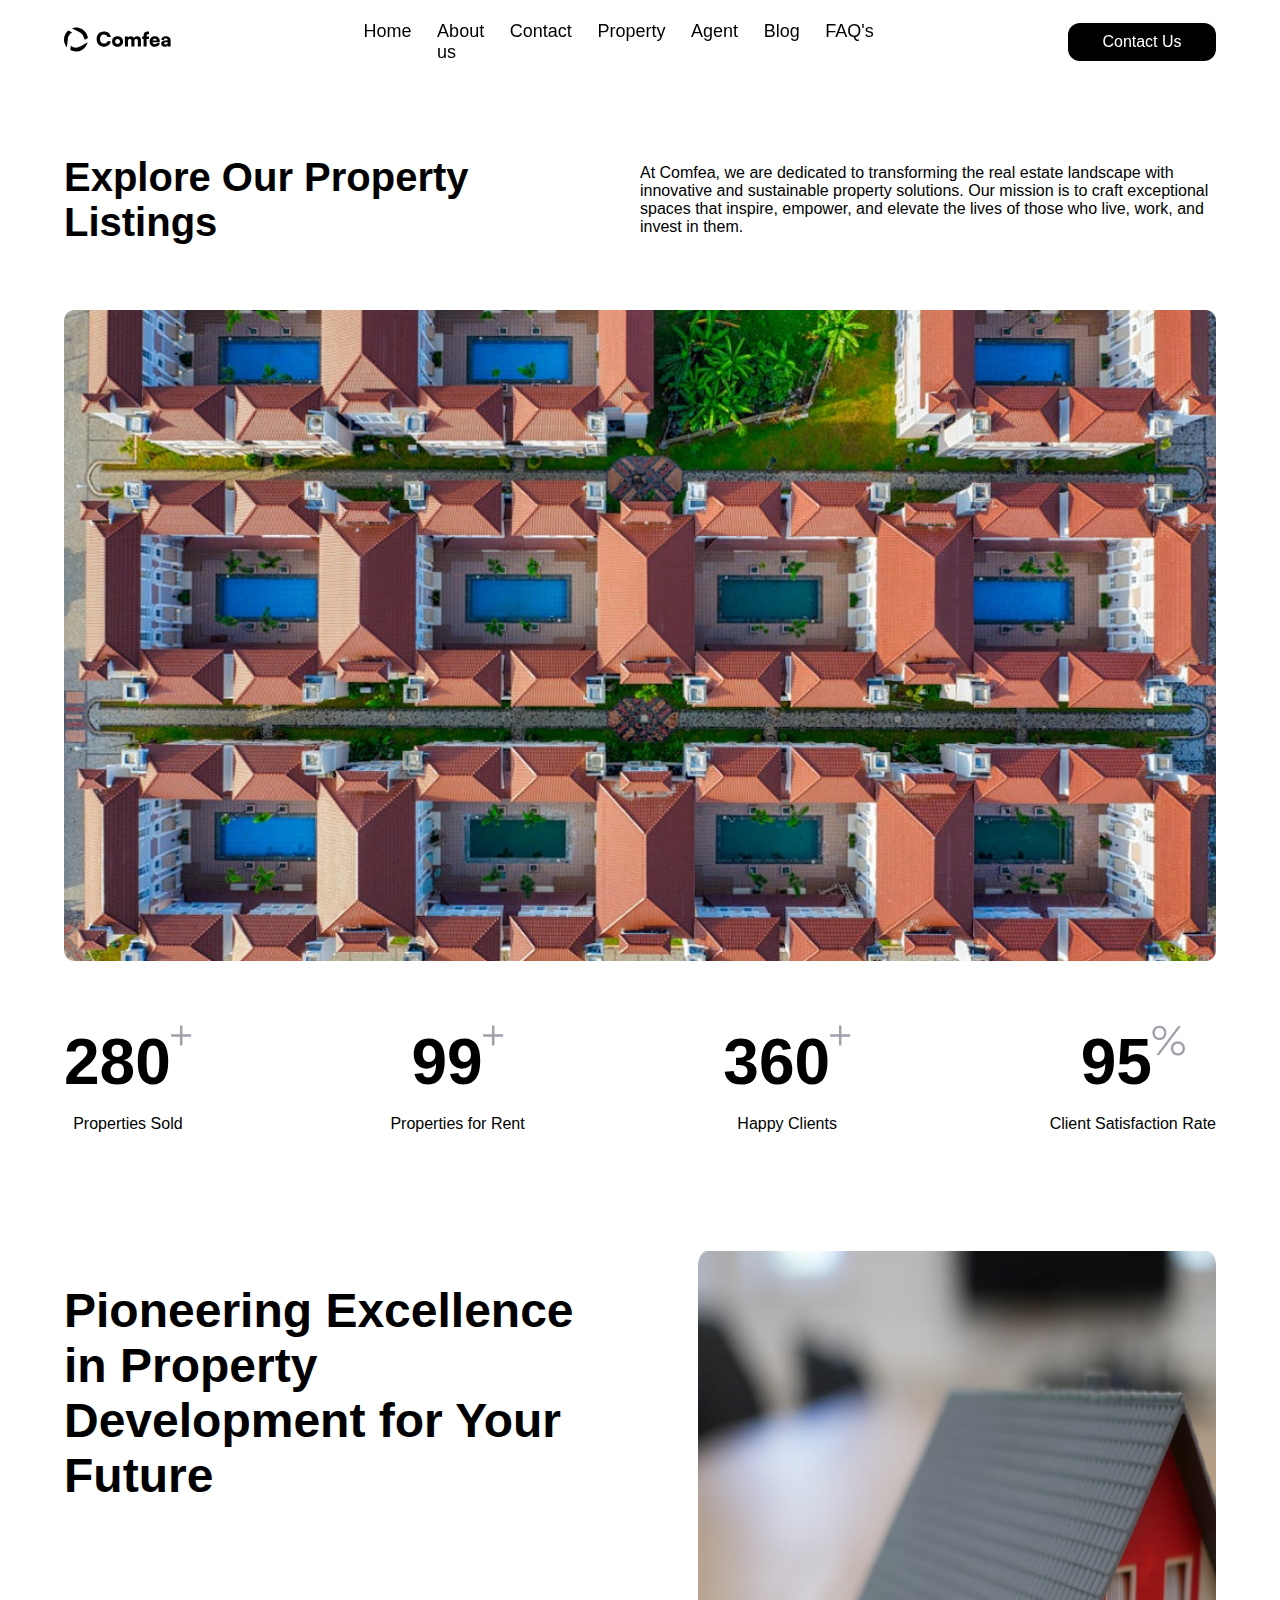
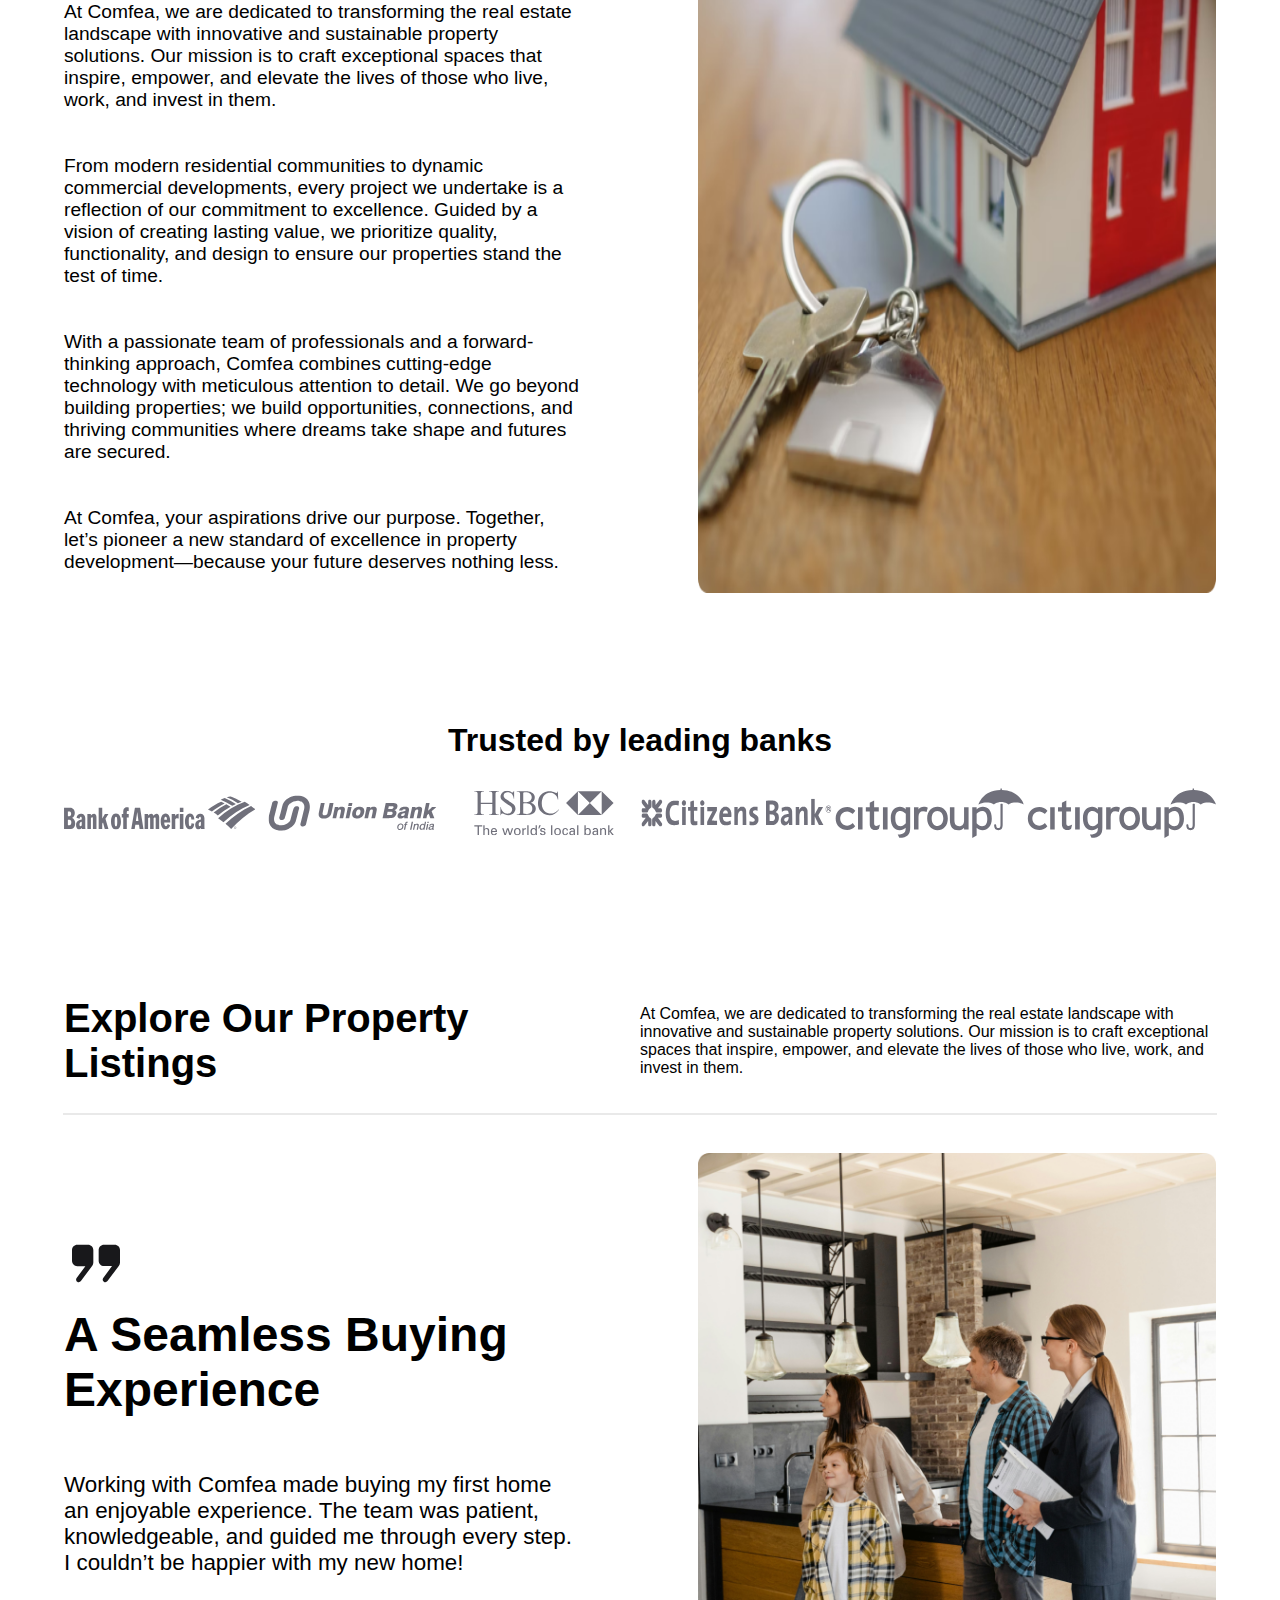
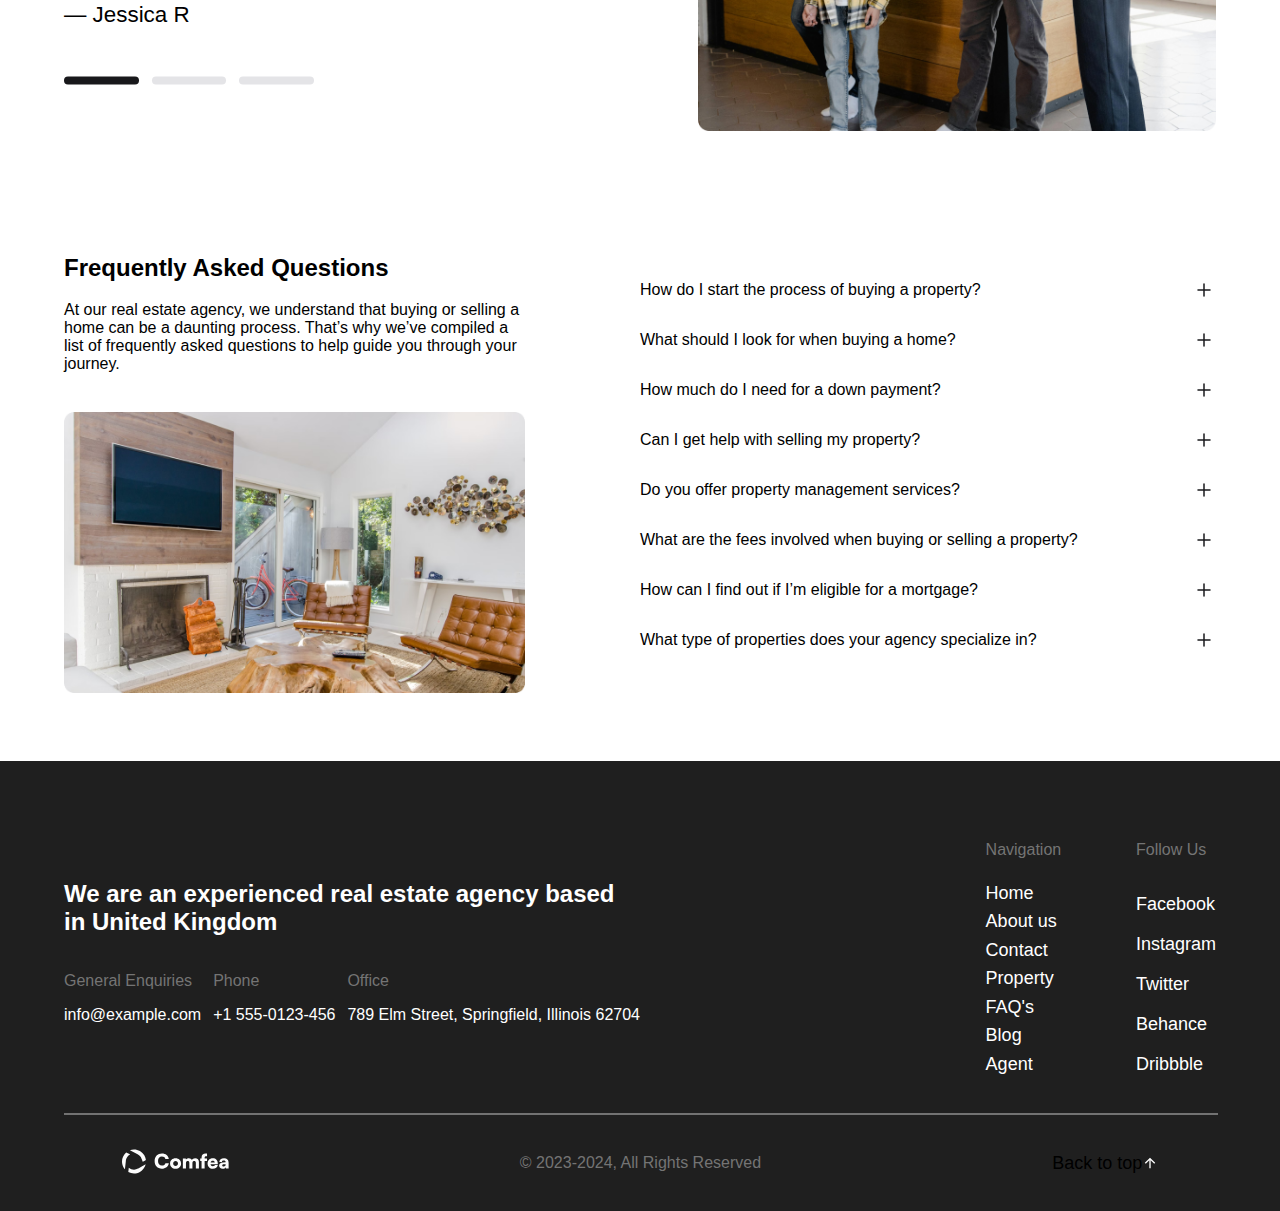
<file: about.html>
<!DOCTYPE html>
<html lang="en">
<head>
    <meta charset="UTF-8">
    <meta http-equiv="X-UA-Compatible" content="IE=edge">
    <meta name="viewport" content="width=device-width, initial-scale=1.0">
    <title>My Website</title>
    <link rel="stylesheet" href="about_style.css">
</head>
<body>
    <nav class="navbar">
        <a class="logo" href="index.html">
            <svg width="107" height="25" viewBox="0 0 107 25" fill="none" xmlns="http://www.w3.org/2000/svg">
            <path fill-rule="evenodd" clip-rule="evenodd" d="M23.9022 10.9546C23.7074 9.45798 23.2273 7.97282 22.4368 6.57931V6.58035C19.504 1.40833 13.3061 -0.750677 7.89972 1.22294L15.614 5.15872C16.869 5.77424 17.9782 6.71679 18.7999 7.94783L20.6755 12.5704C20.6755 12.5704 19.3186 13.5542 23.9022 10.9546ZM3.94063 11.0932V11.0973C3.88023 11.441 3.84168 11.7899 3.82606 12.1399L2.93139 20.3582C2.4221 19.7698 1.96282 19.122 1.56393 18.419C-1.31162 13.349 -0.0930824 7.07406 4.16348 3.41115L7.99409 5.36602L7.96282 5.38372C5.7507 6.63872 4.34679 8.7696 3.93957 11.0942L3.94063 11.0932ZM16.2845 19.4679L23.6717 15.278C22.927 18.4045 20.9357 21.2249 17.9196 22.936C14.1942 25.0492 9.81786 24.9513 6.30597 23.0621L6.77047 18.794C9.31169 20.9051 12.9923 21.3426 16.0365 19.6168C16.1199 19.5689 16.2022 19.52 16.2834 19.47L16.2845 19.4679Z" fill="#000000"/>
            <path d="M39.8423 19.74C35.4023 19.74 32.6223 16.8 32.6223 12.12C32.6223 7.5 35.5623 4.46 39.9823 4.46C43.6823 4.46 46.3423 6.58 46.8023 9.9H43.3823C42.9423 8.42 41.6823 7.58 39.9023 7.58C37.5023 7.58 36.0423 9.28 36.0423 12.1C36.0423 14.88 37.5223 16.62 39.9023 16.62C41.7223 16.62 43.0623 15.72 43.4623 14.26H46.8223C46.3023 17.56 43.5423 19.74 39.8423 19.74ZM48.0692 14.48C48.0692 11.32 50.3892 9.2 53.5892 9.2C56.7692 9.2 59.0892 11.32 59.0892 14.48C59.0892 17.64 56.7692 19.74 53.5892 19.74C50.3892 19.74 48.0692 17.64 48.0692 14.48ZM51.1692 14.46C51.1692 15.98 52.1492 16.98 53.5892 16.98C55.0092 16.98 55.9892 15.98 55.9892 14.46C55.9892 12.96 55.0092 11.96 53.5892 11.96C52.1492 11.96 51.1692 12.96 51.1692 14.46ZM63.9548 19.5H60.8748V9.5H63.7548L63.9548 10.54C64.4548 9.84 65.4348 9.18 66.8748 9.18C68.3748 9.18 69.3348 9.88 69.9148 10.94C70.4348 9.88 71.6148 9.18 73.0548 9.18C75.6348 9.18 76.9148 10.68 76.9148 12.96V19.5H73.8348V13.82C73.8348 12.56 73.1748 11.96 72.1948 11.96C71.3148 11.96 70.4348 12.44 70.4348 14.14V19.5H67.3548V13.82C67.3548 12.58 66.7148 11.98 65.7348 11.98C64.8548 11.98 63.9548 12.46 63.9548 14.14V19.5ZM78.177 9.5H79.557V8.7C79.557 5.72 81.117 4.42 83.657 4.42C84.077 4.42 84.557 4.46 85.037 4.54V7.18H84.177C82.917 7.18 82.637 7.84 82.637 8.7V9.5H85.037V12.06H82.637V19.5H79.557V12.06H78.177V9.5ZM90.7688 19.76C87.7488 19.76 85.5888 17.56 85.5888 14.48C85.5888 11.36 87.6888 9.18 90.7088 9.18C93.8488 9.18 95.8088 11.24 95.8088 14.5V15.28L88.5488 15.32C88.7288 16.64 89.4688 17.26 90.8288 17.26C91.9888 17.26 92.8088 16.84 93.0288 16.12H95.8488C95.4888 18.34 93.5088 19.76 90.7688 19.76ZM90.7288 11.68C89.5088 11.68 88.8288 12.22 88.5888 13.42H92.7488C92.7488 12.36 91.9688 11.68 90.7288 11.68ZM100.555 19.76C98.435 19.76 97.115 18.52 97.115 16.56C97.115 14.72 98.415 13.58 100.815 13.4L103.615 13.18V13.02C103.615 12.04 103.015 11.52 101.915 11.52C100.615 11.52 99.915 12.02 99.915 12.92H97.355C97.355 10.66 99.215 9.18 102.075 9.18C104.975 9.18 106.615 10.8 106.615 13.66V19.5H103.895L103.695 18.18C103.375 19.1 102.055 19.76 100.555 19.76ZM101.635 17.48C102.815 17.48 103.635 16.9 103.635 15.76V15.22L102.075 15.36C100.735 15.48 100.255 15.78 100.255 16.42C100.255 17.14 100.695 17.48 101.635 17.48Z" fill="#000000"/>
            </svg>
        </a>
        <div class="nav-links">
            <a class="btn" href="index.html">Home</a>
            <a class="btn" href="about.html">About us</a>
            <a class="btn" href="contact.html">Contact</a>
            <a class="btn" href="Property.html">Property</a>
            <a class="btn" href="Agent.html">Agent</a>
            <a class="btn" href="Blog.html">Blog</a>
            <a class="btn" href="FAQ.html">FAQ's</a>
        </div>
        
        <a class="contactBTN" href="contact.html" role="button">Contact Us</a>
    </nav>

    <section class="hero">
        <h1 class="heading">
            Explore Our Property Listings
        </h1>
        <p class="subheading">
            At Comfea, we are dedicated to transforming the real estate landscape with
             innovative and sustainable property solutions. Our mission is to craft
              exceptional spaces that inspire, empower, and elevate the lives of those 
              who live, work, and invest in them.
        </p>
    </section>

    <img class="about-img" src="images/about.png" alt="About Us">

    <section class="statistics">
        <div class="statistics-item">
            <h2 class="statistics-Text">280
                <svg width="21" height="21" viewBox="0 0 21 21" fill="none" xmlns="http://www.w3.org/2000/svg">
                <path d="M0.2 9.28H8.96V0.52H11.44V9.28H20.2V11.76H11.44V20.56H8.96V11.76H0.2V9.28Z" fill="#A0A0AB"/>
                </svg>
            </h2>
            <p class="">Properties Sold</p>
        </div>

        <div class="statistics-item">
            <h2 class="statistics-Text">99
                <svg width="21" height="21" viewBox="0 0 21 21" fill="none" xmlns="http://www.w3.org/2000/svg">
                <path d="M0.2 9.28H8.96V0.52H11.44V9.28H20.2V11.76H11.44V20.56H8.96V11.76H0.2V9.28Z" fill="#A0A0AB"/>
                </svg>
            </h2>
            <p class="">Properties for Rent</p>
        </div>

        <div class="statistics-item">
            <h2 class="statistics-Text">360
                <svg width="21" height="21" viewBox="0 0 21 21" fill="none" xmlns="http://www.w3.org/2000/svg">
                <path d="M0.2 9.28H8.96V0.52H11.44V9.28H20.2V11.76H11.44V20.56H8.96V11.76H0.2V9.28Z" fill="#A0A0AB"/>
                </svg>
            </h2>
            <p class="">Happy Clients</p>
        </div>

        <div class="statistics-item">
            <h2 class="statistics-Text">95
                <svg width="33" height="31" viewBox="0 0 33 31" fill="none" xmlns="http://www.w3.org/2000/svg">
                <path d="M14.46 7.92C14.46 12.04 11.54 15 7.46 15C3.38 15 0.42 12.04 0.42 7.92C0.42 3.8 3.38 0.799999 7.46 0.799999C11.54 0.799999 14.46 3.8 14.46 7.92ZM28.98 1.36L7.22 30H4.34L26.06 1.36H28.98ZM12.06 7.92C12.06 5.08 10.18 3.12 7.46 3.12C4.7 3.12 2.82 5.08 2.82 7.92C2.82 10.72 4.74 12.72 7.46 12.72C10.14 12.72 12.06 10.72 12.06 7.92ZM32.94 23.44C32.94 27.56 30.02 30.52 25.94 30.52C21.86 30.52 18.9 27.56 18.9 23.44C18.9 19.32 21.86 16.32 25.94 16.32C30.02 16.32 32.94 19.32 32.94 23.44ZM30.54 23.44C30.54 20.6 28.66 18.64 25.94 18.64C23.18 18.64 21.3 20.6 21.3 23.44C21.3 26.24 23.22 28.2 25.94 28.2C28.62 28.2 30.54 26.24 30.54 23.44Z" fill="#A0A0AB"/>
                </svg>
            </h2>
            <p class="">Client Satisfaction Rate</p>
        </div>
    </section>

    <section class="content">
        <div class="content-text">
            <h1 style="font-size: 3rem;">Pioneering Excellence in Property Development for Your Future</h1>
            <p style="font-size: 1.2rem;"> 
                <br><br><br>
                At Comfea, we are dedicated to transforming the real estate landscape with innovative and sustainable property solutions. Our mission is to craft exceptional spaces that inspire, empower, and elevate the lives of those who live, work, and invest in them.
                <br><br><br>
                From modern residential communities to dynamic commercial developments, every project we undertake is a reflection of our commitment to excellence. Guided by a vision of creating lasting value, we prioritize quality, functionality, and design to ensure our properties stand the test of time.
                <br><br><br>
                With a passionate team of professionals and a forward-thinking approach, Comfea combines cutting-edge technology with meticulous attention to detail. We go beyond building properties; we build opportunities, connections, and thriving communities where dreams take shape and futures are secured.
                <br><br><br>
                At Comfea, your aspirations drive our purpose. Together, let’s pioneer a new standard of excellence in property development—because your future deserves nothing less.
            </p>
        </div>
        <img class="content-img" src="images/contentimage.png" alt="content image">
    </section>


    <section class="logos">
        <h2 style="font-size: 2rem;">
            Trusted by leading banks
        </h2>

        <div class="All-logos">
            <svg width="195" height="56" viewBox="0 0 195 56" fill="none" xmlns="http://www.w3.org/2000/svg">
                <g clip-path="url(#clip0_1_5543)">
                <rect width="196.622" height="56" fill="white"/>
                <g clip-path="url(#clip1_1_5543)">
                <path d="M52.7878 28.6044C49.4189 28.6044 47.7435 32.0034 47.7435 36.5914C47.7435 41.3666 49.353 44.7041 52.7878 44.7041C56.2255 44.7041 57.8302 41.3666 57.8302 36.5914C57.8302 32.0034 56.1567 28.6044 52.7878 28.6044ZM52.7878 41.5813C51.8923 41.5813 51.4943 40.4788 51.4943 36.5901C51.4943 33.0391 51.7597 31.7245 52.7878 31.7245C53.814 31.7245 54.0804 33.0391 54.0804 36.5901C54.0804 40.4827 53.6794 41.5813 52.7878 41.5813ZM60.1596 27.2937V29.0103H58.6856V32.5023H60.1596V44.3715H63.7748V32.5023H65.7423V29.0103H63.7748V27.4522C63.7748 26.5186 64.1185 26.008 65.0702 26.008C65.2707 26.008 65.538 26.0682 65.7413 26.1323V22.3379C65.1581 22.2462 64.6216 22.1519 63.9103 22.1519C61.5228 22.1532 60.1596 23.5294 60.1596 27.2937ZM21.6178 33.3259C21.6178 29.9294 19.3658 28.6476 17.1978 28.6476C15.1472 28.6476 13.1367 29.8679 12.7367 32.8977L15.8813 33.7868C15.9205 32.8886 16.1983 31.7691 17.066 31.7691C17.6904 31.7691 18.0016 32.3779 18.0016 33.2944V34.6156C15.6131 34.9953 12.3215 36.1763 12.2422 40.1751C12.1868 42.9993 13.5606 44.67 15.3629 44.67C16.4293 44.67 17.4966 43.8622 18.1133 42.9705C18.1352 43.2258 18.1591 43.9512 18.2269 44.3754H21.9538C21.8173 44.1659 21.6168 43.6409 21.6168 41.8968L21.6178 33.3259ZM18.0025 40.4592C17.6951 41.0143 17.2541 41.4137 16.8426 41.4137C16.1944 41.4137 15.7935 40.8559 15.7935 39.7849C15.7935 37.8248 16.7386 37.1662 18.0016 36.9999L18.0025 40.4592ZM30.4835 28.645C29.0735 28.645 28.0778 29.5406 27.3332 30.5815H27.2864L27.2683 29.0103H23.7304V44.3728H27.3456V33.3861C27.6759 32.8061 28.1151 32.4316 28.5217 32.4316C29.126 32.4316 29.3551 32.9174 29.3551 33.7933V44.3702H32.9704V32.2195C32.9713 30.1127 32.0663 28.645 30.4835 28.645ZM45.1316 29.009H41.5364L38.8768 33.6519H38.8328V22.5827H35.2157V44.3715H38.8328V38.8696L39.5927 37.6703H39.6366L41.3989 44.3715H45.1488L42.1073 33.7383L45.1316 29.009ZM8.38928 33.0391V32.8689C9.54058 32.2522 10.9821 30.753 10.9821 27.9052C10.9821 24.8963 9.13199 22.5814 6.3177 22.5814H0.0371094V44.3728H6.15732C9.174 44.3728 11.3592 42.2726 11.3592 38.5436C11.3592 35.7508 10.1105 33.8169 8.38928 33.0391ZM3.93969 26.4387H5.34588C6.25852 26.4387 7.28094 26.7752 7.28094 28.8545C7.28094 30.1429 6.7072 31.2126 5.25519 31.2126H3.93969V26.4387ZM5.4127 40.3348H3.93969V34.8853H5.4127C6.7072 34.8853 7.43845 35.9577 7.43845 37.5799C7.43845 39.8124 6.28143 40.3348 5.4127 40.3348ZM142.627 41.8968V33.3259C142.627 29.9294 140.377 28.6476 138.21 28.6476C136.158 28.6476 134.147 29.8679 133.746 32.8977L136.894 33.7868C136.931 32.8886 137.207 31.7691 138.077 31.7691C138.698 31.7691 139.014 32.3779 139.014 33.2944V34.6156C136.623 34.9953 133.328 36.1763 133.251 40.1751C133.195 42.9993 134.568 44.67 136.373 44.67C137.44 44.67 138.504 43.8622 139.126 42.9705C139.145 43.2258 139.17 43.9512 139.235 44.3754H142.96C142.83 44.1633 142.627 43.6409 142.627 41.8968ZM139.016 40.4592C138.704 41.0143 138.265 41.4137 137.854 41.4137C137.205 41.4137 136.804 40.8559 136.804 39.7849C136.804 37.8248 137.749 37.1662 139.014 36.9999L139.016 40.4592ZM103.213 28.6044C99.887 28.6044 98.2336 32.2771 98.2336 36.6241C98.2336 40.8782 99.7963 44.7054 103.255 44.7054C104.23 44.746 105.19 44.3619 105.996 43.6083C106.803 42.8546 107.414 41.7701 107.744 40.5102L105.307 39.2847C105.127 40.522 104.391 41.394 103.518 41.394C102.064 41.394 101.799 39.1236 101.848 37.7554H107.898V36.7145C107.898 32.7066 106.695 28.6044 103.213 28.6044ZM104.55 34.8146H101.849C101.793 33.3691 102.162 31.7259 103.189 31.7259C104.438 31.7259 104.586 33.3913 104.55 34.8146ZM117.648 29.0103H121.261V44.3728H117.648V29.0103ZM117.648 22.5814H121.261V26.9886H117.648V22.5814ZM128.057 31.7259C128.639 31.7259 128.927 32.1553 129.105 32.7642C129.263 33.3468 129.284 34.0814 129.284 34.6954H132.367C132.367 33.1648 131.785 28.607 127.95 28.607C124.535 28.607 122.84 32.8008 122.84 36.992C122.84 40.7852 124.533 44.7067 127.793 44.7067C130.427 44.7067 131.989 42.7492 132.258 39.015L129.446 38.4624C129.446 39.6264 129.334 41.3954 128.06 41.3954C127.126 41.3954 126.724 40.268 126.724 36.8061C126.717 33.7462 126.854 31.7259 128.057 31.7259ZM72.0258 22.5827L68.2998 44.3728H71.7804L72.4735 39.9682H76.1555L76.7808 44.3728H80.6863L77.2916 22.5827H72.0258ZM73.032 36.1108L74.3742 27.2335H74.4544L75.5971 36.1108H73.032ZM112.982 31.0895H112.922L112.885 29.009H109.387V44.3715H113.006V34.4231C113.43 33.7305 114.065 33.2342 114.989 33.2342C115.611 33.2342 116.051 33.4411 116.462 33.6584V28.6437C115.068 28.645 113.719 29.4672 112.982 31.0895ZM94.141 28.645C92.6269 28.645 91.5472 29.7631 90.9153 30.6993H90.8685C90.5267 29.5144 89.7936 28.645 88.6948 28.645C87.3478 28.645 86.2146 29.5995 85.4585 30.5763H85.4127L85.3936 29.0116H81.8653V44.3741H85.4127V33.4175C85.7172 32.8519 86.2604 32.4709 86.6394 32.4709C87.3105 32.4709 87.4881 33.0208 87.4881 33.8483V44.3741H91.0375V33.4175C91.2723 32.9933 91.7888 32.4709 92.2737 32.4709C92.9315 32.4709 93.1148 33.0208 93.1148 33.8483V44.3741H96.6613V32.1265C96.6613 30.0054 95.6436 28.645 94.141 28.645ZM164.852 19.1313C166.286 19.9085 167.704 20.7416 169.103 21.6295C164.657 24.1043 160.356 27.0414 156.236 30.4152C154.846 29.4159 153.435 28.4724 152.005 27.5857C156.116 24.3014 160.412 21.4742 164.852 19.1313ZM159.547 16.561C154.936 18.5648 150.48 21.187 146.244 24.3896C147.591 25.0574 148.925 25.7683 150.24 26.5291C154.343 23.2178 158.665 20.4438 163.148 18.2435C161.958 17.6442 160.757 17.0832 159.547 16.561Z" fill="#70707B"/>
                <path d="M174.514 18.8838C170.871 16.4661 167.096 14.4388 163.225 12.8202C161.859 13.3596 160.506 13.9475 159.165 14.5878C163.152 16.2072 167.038 18.2584 170.787 20.7221C172.02 20.0722 173.262 19.4593 174.514 18.8838ZM180.445 16.4589C176.715 14.2286 172.873 12.3671 168.949 10.8889C167.698 11.2439 166.453 11.6395 165.216 12.0752C169.108 13.6357 172.907 15.6087 176.576 17.9764C177.858 17.4322 179.148 16.9263 180.445 16.4589ZM189.968 20.8465C180.709 25.1293 171.955 31.2443 163.984 38.9979C165.96 40.6644 167.89 42.4306 169.771 44.2929C177.281 36.1191 185.57 29.391 194.409 24.2953C192.953 23.0868 191.472 21.9367 189.968 20.8465ZM183.551 16.6644C173.931 20.1595 164.795 25.7932 156.504 33.3415C158.355 34.5899 160.174 35.9258 161.958 37.3468C170.081 29.6296 179.037 23.7111 188.5 19.8082C186.875 18.6892 185.224 17.6408 183.551 16.6644ZM172.815 42.922C172.815 42.156 173.285 41.5328 173.862 41.5328C174.44 41.5328 174.909 42.156 174.909 42.922C174.909 43.7024 174.44 44.3256 173.862 44.3256C173.285 44.3256 172.815 43.7024 172.815 42.922ZM173.013 42.922C173.013 43.5597 173.391 44.0507 173.862 44.0507C174.329 44.0507 174.708 43.5597 174.708 42.922C174.708 42.3053 174.33 41.8091 173.862 41.8091C173.392 41.8091 173.013 42.3053 173.013 42.922Z" fill="#70707B"/>
                <path d="M174.382 43.7063H174.187L173.851 42.9875H173.644V43.7063H173.472V42.1469H173.981C174.081 42.1378 174.18 42.1644 174.27 42.2241C174.31 42.2608 174.344 42.311 174.366 42.3701C174.389 42.4292 174.4 42.4953 174.399 42.5619C174.399 42.8657 174.236 42.9809 174.029 42.9888L174.382 43.7063ZM173.838 42.7963C174.001 42.7963 174.225 42.8343 174.225 42.5554C174.225 42.3524 174.095 42.3249 173.948 42.3249H173.646V42.7937L173.838 42.7963Z" fill="#70707B"/>
                </g>
                </g>
                <defs>
                <clipPath id="clip0_1_5543">
                <rect width="194.133" height="56" fill="white"/>
                </clipPath>
                <clipPath id="clip1_1_5543">
                <rect width="194.444" height="33.8164" fill="white" transform="translate(0 10.8889)"/>
                </clipPath>
                </defs>
            </svg>
            
            <svg width="195" height="56" viewBox="0 0 195 56" fill="none" xmlns="http://www.w3.org/2000/svg">
                <g clip-path="url(#clip0_1_5549)">
                <rect x="0.172852" width="196.622" height="56" fill="white"/>
                <g clip-path="url(#clip1_1_5549)">
                <path d="M41.2223 10.127H43.1129C43.2711 10.1757 43.4391 10.1542 43.6003 10.1825C45.751 10.3918 47.8829 11.0373 49.7037 12.2173C50.4375 12.6914 51.1062 13.2623 51.7118 13.8908C52.1761 14.416 52.6202 14.9637 52.9811 15.5667C53.2146 15.9239 53.3949 16.311 53.5861 16.6914C54.1399 17.8789 54.4709 19.1645 54.6018 20.4662C54.6376 20.6764 54.6212 20.8912 54.6587 21.1015C54.6788 21.3571 54.6614 21.6137 54.6665 21.8704C54.6597 22.1666 54.688 22.4651 54.6382 22.7586C54.6086 23.517 54.4924 24.2695 54.3509 25.0149C54.2729 25.4594 54.1355 25.8902 54.0472 26.3322C53.1522 29.9151 52.2558 33.4983 51.3601 37.0811C51.2135 37.7451 51.0343 38.4012 50.8744 39.062C50.7643 39.486 50.6573 39.9223 50.4109 40.2918C50.2309 40.5815 49.994 40.8317 49.734 41.0508C49.112 41.5474 48.3107 41.7802 47.522 41.7877C47.1869 41.7577 46.8488 41.7144 46.5295 41.6026C46.1961 41.4714 45.8604 41.3129 45.6177 41.0413C45.266 40.7311 45.0755 40.2649 45.0465 39.8027C45.0076 39.5123 45.0888 39.2229 45.1603 38.9438C45.585 37.2454 46.009 35.547 46.4344 33.849C46.6194 33.1319 46.7793 32.4086 46.9637 31.6915C47.5816 29.2181 48.2013 26.7447 48.8189 24.2705C48.9688 23.6649 49.0615 23.0459 49.1052 22.4239C49.0946 21.9447 49.1324 21.4631 49.0704 20.9869C49.007 20.3912 48.8727 19.7995 48.6392 19.246C48.4347 18.7085 48.1198 18.218 47.7411 17.7872C47.6338 17.6246 47.4599 17.5295 47.3301 17.3891C47.27 17.3264 47.205 17.2685 47.1358 17.216C46.7364 16.9119 46.31 16.6342 45.843 16.4457C45.4371 16.2456 45.0039 16.1052 44.5663 15.9924C43.9606 15.8189 43.3359 15.7067 42.706 15.6774C42.4248 15.6266 42.1385 15.6583 41.8553 15.6478C41.632 15.6372 41.4142 15.6962 41.1917 15.6897C40.1484 15.7873 39.1226 16.0227 38.1412 16.3898C37.4929 16.6154 36.8791 16.9242 36.2755 17.2477C35.557 17.6751 34.8593 18.1458 34.2434 18.7132C34.0307 18.93 33.813 19.142 33.5999 19.3584C33.1848 19.8428 32.7945 20.3615 32.5481 20.9546C32.2823 21.8203 32.058 22.6986 31.814 23.5711C31.5174 24.6996 31.2131 25.8258 30.9295 26.9577C30.5873 28.2378 30.2768 29.5269 29.9148 30.8023C29.7512 31.337 29.5863 31.8718 29.4206 32.4062C29.345 32.6987 29.2836 33 29.1435 33.2703C28.7032 34.2348 27.7471 34.925 26.71 35.1056C26.0034 35.2433 25.2362 35.1483 24.621 34.7607C24.4421 34.6227 24.2478 34.4949 24.1179 34.3061C23.8453 33.9877 23.6915 33.5821 23.636 33.1697C23.6282 32.9754 23.5518 32.7743 23.6357 32.5859C24.4802 29.8173 25.1513 26.9999 25.8899 24.202C26.3006 22.624 26.71 21.0456 27.1698 19.4808C27.2713 19.0977 27.4383 18.7357 27.6203 18.385C28.1166 17.3448 28.801 16.4031 29.5685 15.5469C29.8695 15.247 30.1691 14.9453 30.4707 14.6457C30.9493 14.2384 31.4217 13.8216 31.9414 13.4664C32.2018 13.2521 32.5004 13.0939 32.7765 12.902C33.8798 12.2023 35.0635 11.6341 36.2915 11.1897C36.5948 11.0888 36.89 10.962 37.2005 10.8829C37.8532 10.6897 38.5127 10.5162 39.1831 10.3983C39.7022 10.2895 40.2305 10.2415 40.7554 10.1699C40.9108 10.1522 41.0714 10.1771 41.2223 10.127Z" fill="#70707B"/>
                <path d="M19.2568 15.5105C19.4408 15.5041 19.6215 15.4608 19.8055 15.4635C20.2854 15.5071 20.7735 15.578 21.2128 15.788C21.5131 15.9499 21.8134 16.1414 21.9984 16.4373C22.2643 16.7737 22.2824 17.2341 22.1985 17.638C21.9616 18.5566 21.7466 19.4819 21.4974 20.3978C21.2217 21.5072 20.9436 22.6162 20.6665 23.7253C20.4603 24.5692 20.2285 25.4063 20.0257 26.2509C19.7858 27.2134 19.5427 28.1746 19.3045 29.1378C19.0976 29.8971 18.9149 30.6633 18.7227 31.4271C18.5052 32.2482 18.3341 33.088 18.3222 33.9401C18.2813 34.1616 18.2915 34.3866 18.3246 34.6081C18.3379 35.4994 18.5383 36.3863 18.9091 37.1968C19.0891 37.524 19.2663 37.8563 19.5056 38.1453C19.6907 38.3529 19.8584 38.5778 20.0782 38.751C20.3215 38.9384 20.5485 39.1498 20.8195 39.299C21.1031 39.4797 21.4047 39.6276 21.7087 39.7708C22.3928 40.04 23.1017 40.25 23.8267 40.3757C24.5019 40.4729 25.1866 40.539 25.869 40.4845C27.5782 40.3815 29.2582 39.8907 30.7746 39.0983C31.6744 38.6429 32.4989 38.0475 33.2511 37.3788C33.6771 36.9671 34.0851 36.5321 34.4126 36.0362C34.612 35.7329 34.8264 35.4272 34.9188 35.071C35.8172 31.9674 36.578 28.8269 37.4103 25.7062C37.581 25.0904 37.7872 24.485 37.9675 23.8719C38.1393 23.3057 38.4062 22.7594 38.8026 22.3156C39.0129 22.0334 39.3029 21.8245 39.595 21.6343C40.2232 21.2314 40.9918 21.0787 41.7297 21.1493C42.0834 21.1919 42.4376 21.2785 42.7522 21.4516C43.1434 21.6346 43.4856 21.9376 43.6861 22.3231C43.8831 22.6865 43.8871 23.1244 43.7999 23.5195C43.2396 25.3862 42.7416 27.271 42.2607 29.1596C41.5974 31.7005 40.9594 34.2489 40.2279 36.7718C40.1649 37.0001 40.0698 37.2182 39.9689 37.4323C39.7948 37.8522 39.5664 38.2476 39.3316 38.6365C38.9144 39.3174 38.4386 39.964 37.8932 40.5479C37.6707 40.827 37.3966 41.0588 37.1523 41.3181C36.6642 41.7643 36.1594 42.1954 35.6233 42.5854C34.7811 43.2084 33.8714 43.7364 32.9348 44.2033C32.5006 44.3976 32.0725 44.6055 31.6263 44.7732C31.2391 44.9412 30.8315 45.055 30.4354 45.1996C29.8226 45.3983 29.1975 45.5506 28.5697 45.6907C28.3311 45.7377 28.0891 45.7681 27.8516 45.8192C27.4855 45.8846 27.1144 45.9119 26.7476 45.9685C26.5595 46.0022 26.3638 45.96 26.1801 46.0196H24.2895C24.2198 45.9991 24.1478 45.9874 24.0751 45.9848C23.8045 45.9797 23.5397 45.9156 23.2698 45.901C22.4531 45.7902 21.6426 45.6256 20.8584 45.3713C19.9749 45.1157 19.1327 44.733 18.3249 44.2967C17.7421 43.9634 17.1934 43.5748 16.6722 43.1518C16.5117 43.0059 16.3348 42.8768 16.1872 42.7156C15.9544 42.4705 15.6947 42.25 15.4844 41.9834C14.0768 40.3849 13.1927 38.3529 12.9002 36.2479C12.8416 35.9146 12.8321 35.5744 12.7734 35.2414V33.3116C12.8079 33.1831 12.8048 33.0499 12.8184 32.9193C12.9173 31.9728 13.0584 31.026 13.3174 30.1085C13.7182 28.5314 14.0969 26.9482 14.5117 25.375C14.8273 24.1081 15.1443 22.8419 15.4613 21.5753C15.7595 20.4632 16.0229 19.3415 16.3079 18.226C16.3829 17.9499 16.4258 17.6622 16.5523 17.4035C16.6964 17.108 16.8502 16.8074 17.0901 16.5773C17.2084 16.4632 17.3191 16.3411 17.4435 16.2334C17.9555 15.8146 18.6034 15.5807 19.2568 15.5105Z" fill="#70707B"/>
                <path d="M83.4375 23.4247C83.458 23.4459 83.458 23.4459 83.4375 23.4247V23.4247Z" fill="white"/>
                <path d="M65.8408 17.9348C67.1387 17.932 68.4362 17.9348 69.7338 17.9334C69.108 20.914 68.4788 23.8932 67.8544 26.8738C67.7324 27.4693 67.5698 28.0674 67.5961 28.6802C67.579 29.0143 67.6445 29.3565 67.8088 29.6503C67.9574 29.9175 68.2246 30.1015 68.5088 30.2021C68.7709 30.307 69.0555 30.3282 69.3326 30.3677C69.6915 30.3963 70.0518 30.3725 70.4063 30.3111C70.8514 30.2552 71.272 30.0668 71.6339 29.8064C72.1493 29.3905 72.4298 28.7661 72.6278 28.1509C72.7454 27.7692 72.8139 27.3759 72.9005 26.9873C73.5361 23.9764 74.1677 20.9641 74.801 17.9539C74.8466 17.9215 74.9073 17.9378 74.9608 17.9327C76.2144 17.9372 77.4677 17.9293 78.7209 17.9361C78.5747 18.733 78.3876 19.5217 78.2301 20.3155C77.8869 21.9372 77.5467 23.5592 77.2042 25.1806C77.0365 25.9587 76.8882 26.7416 76.7073 27.517C76.5143 28.3374 76.2553 29.1448 75.8964 29.9083C75.5781 30.5295 75.1599 31.0943 74.6585 31.5801C73.5429 32.6155 72.1053 33.2873 70.6039 33.5238C70.3401 33.5675 70.0753 33.6124 69.8071 33.6128C69.4304 33.6748 69.0473 33.6349 68.6673 33.6476C68.4567 33.6612 68.2515 33.5964 68.0409 33.6084C67.2593 33.5231 66.4771 33.3391 65.7794 32.9676C65.2081 32.6712 64.7108 32.2503 64.3241 31.7358C63.8551 31.0794 63.6278 30.2576 63.6639 29.4536C63.6543 29.0688 63.6673 28.6854 63.7228 28.304C63.8353 27.3956 64.0569 26.5067 64.2368 25.6107C64.7198 23.3305 65.1922 21.0486 65.6768 18.7691C65.7232 18.4893 65.8091 18.217 65.8408 17.9348ZM94.2234 17.9337C95.4596 17.9337 96.6955 17.9334 97.9317 17.9341C97.7227 18.9392 97.509 19.9426 97.2977 20.9471H93.5908C93.8066 19.9438 94.0175 18.9391 94.2234 17.9337ZM131.751 17.9559C131.794 17.9198 131.856 17.9395 131.91 17.9327C134.402 17.9355 136.893 17.9327 139.385 17.9337C139.546 17.9361 139.711 17.9208 139.872 17.9569C140.644 17.9896 141.423 18.1147 142.141 18.414C142.75 18.6778 143.298 19.1543 143.522 19.7937C143.685 20.2718 143.732 20.7816 143.659 21.2814C143.628 21.6781 143.531 22.0653 143.421 22.4464C143.277 22.8401 143.094 23.2245 142.847 23.5647C142.677 23.8312 142.422 24.0248 142.209 24.2538C141.741 24.6406 141.206 24.9381 140.631 25.1315C141.051 25.2497 141.464 25.4287 141.802 25.7106C141.959 25.8605 142.131 25.9989 142.249 26.184C142.548 26.609 142.721 27.1281 142.694 27.6499C142.709 28.0071 142.659 28.3626 142.581 28.7099C142.393 29.4492 142.073 30.1561 141.623 30.7719C141.383 31.1155 141.069 31.3963 140.774 31.6898C140.218 32.1677 139.574 32.5497 138.874 32.7709C138.327 32.9659 137.752 33.0685 137.176 33.1285C136.941 33.1363 136.71 33.1871 136.475 33.169C135.988 33.242 135.493 33.182 135.004 33.213C134.651 33.2699 134.291 33.2321 133.936 33.243C132.135 33.2447 130.334 33.2396 128.534 33.2454C129.605 28.1489 130.674 23.0507 131.751 17.9559ZM134.865 21.064C134.848 21.2214 134.812 21.3769 134.776 21.5316C134.608 22.3189 134.448 23.1079 134.276 23.8943C135.304 23.9018 136.332 23.8956 137.36 23.8977C137.818 23.9113 138.287 23.8493 138.71 23.6625C139.011 23.534 139.273 23.3097 139.433 23.0234C139.573 22.76 139.693 22.4689 139.676 22.1645C139.676 21.9815 139.694 21.7869 139.594 21.624C139.503 21.4143 139.303 21.2831 139.101 21.1959C138.815 21.0892 138.511 21.042 138.206 21.0571C137.092 21.0609 135.978 21.0483 134.865 21.064ZM133.65 26.8445C133.627 27.0749 133.558 27.2978 133.515 27.5245C133.42 27.9914 133.321 28.4577 133.221 28.9239C133.146 29.3329 133.036 29.7351 132.976 30.1475C134.069 30.1659 135.162 30.1492 136.255 30.1564C136.811 30.1216 137.384 30.0541 137.887 29.7972C138.354 29.5323 138.638 29.0282 138.737 28.5122C138.866 28.0579 138.809 27.4918 138.418 27.1806C137.97 26.8776 137.409 26.8108 136.881 26.837C135.804 26.8414 134.727 26.8281 133.65 26.8445ZM172.666 17.9344C173.881 17.9344 175.097 17.931 176.313 17.9361C176.297 18.0299 176.28 18.1236 176.263 18.2166C176.084 19.036 175.919 19.8581 175.741 20.6775C175.397 22.366 175.025 24.0486 174.685 25.7382C174.901 25.6155 175.044 25.4058 175.24 25.2566C175.426 25.1134 175.567 24.9198 175.759 24.7821C175.928 24.6322 176.078 24.4614 176.26 24.3257C176.375 24.2208 176.475 24.0998 176.602 24.0057C176.774 23.8735 176.906 23.6949 177.08 23.5633C177.239 23.4416 177.363 23.2804 177.522 23.1587C177.652 23.0578 177.761 22.9324 177.881 22.8189C178.096 22.6553 178.27 22.445 178.484 22.2794C178.607 22.1826 178.7 22.051 178.827 21.9559C179.225 21.9338 179.625 21.9546 180.025 21.9474C181.08 21.9426 182.136 21.9576 183.192 21.9392V21.9675C181.75 23.2542 180.308 24.5415 178.868 25.8292C178.701 25.9525 178.577 26.1233 178.401 26.232C178.569 26.7235 178.78 27.1986 178.957 27.6867C179.57 29.2365 180.168 30.791 180.782 32.3401C180.889 32.6571 181.038 32.957 181.138 33.276C179.764 33.2829 178.389 33.2778 177.014 33.2784C176.471 31.7822 175.925 30.2866 175.378 28.7917C175.241 28.8827 175.124 28.9986 174.999 29.1022C174.662 29.3912 174.325 29.6802 173.988 29.9686C173.891 30.0541 173.761 30.1288 173.73 30.2614C173.516 31.2542 173.315 32.2498 173.098 33.2416C171.883 33.243 170.668 33.2443 169.454 33.2416C169.47 33.0712 169.51 32.9056 169.543 32.7389C170.414 28.6138 171.278 24.4866 172.148 20.3608C172.322 19.553 172.478 18.7402 172.666 17.9344ZM104.353 21.5541C104.605 21.5261 104.859 21.5483 105.112 21.5415C105.37 21.5493 105.632 21.5203 105.889 21.566C106.53 21.6403 107.184 21.7535 107.763 22.052C108.111 22.1925 108.417 22.4201 108.699 22.6635C108.828 22.7525 108.931 22.8741 109.026 22.9992C109.257 23.2351 109.425 23.5248 109.567 23.821C109.864 24.3735 109.96 25.0067 110.005 25.624C109.995 25.8949 110.026 26.169 109.978 26.4376C109.961 26.8189 109.883 27.1935 109.815 27.5681C109.709 28.0125 109.603 28.4587 109.44 28.8861C109.324 29.1622 109.23 29.4478 109.088 29.7116C108.818 30.2413 108.496 30.7464 108.102 31.1925C107.93 31.3527 107.809 31.5606 107.62 31.7038C107.505 31.7839 107.412 31.8889 107.309 31.9822C107.159 32.1029 106.997 32.2092 106.851 32.3343C105.744 33.1124 104.403 33.5392 103.054 33.5859C102.601 33.6479 102.144 33.5937 101.691 33.5712C101.316 33.5252 100.942 33.4642 100.579 33.3599C100.189 33.2328 99.7899 33.1039 99.4504 32.8694C98.7388 32.4465 98.2013 31.7569 97.9098 30.9867C97.6454 30.2774 97.6126 29.5109 97.6508 28.7627C97.6856 28.5555 97.6716 28.3432 97.7234 28.138C97.9528 26.611 98.5159 25.095 99.5445 23.9232C99.7122 23.7702 99.824 23.5653 100.011 23.4324C100.133 23.3482 100.226 23.2306 100.337 23.1328C100.875 22.715 101.446 22.324 102.088 22.0854C102.805 21.7773 103.58 21.6315 104.353 21.5541ZM104.132 24.4239C103.844 24.4708 103.565 24.5661 103.309 24.7058C103.051 24.8425 102.857 25.0623 102.655 25.2664C102.116 25.8885 101.843 26.6843 101.66 27.474C101.571 27.9198 101.48 28.3711 101.501 28.8275C101.482 29.1629 101.542 29.4982 101.661 29.8118C101.791 30.1612 102.053 30.4798 102.412 30.6087C102.861 30.8013 103.374 30.775 103.838 30.6455C104.161 30.534 104.481 30.3796 104.717 30.1264C104.868 29.97 105.034 29.8265 105.155 29.6434C105.72 28.8585 105.97 27.8953 106.101 26.9498C106.172 26.4825 106.166 26.0013 106.041 25.5432C105.938 25.1829 105.745 24.8186 105.405 24.6318C105.024 24.4069 104.563 24.3724 104.131 24.4239H104.132ZM86.0877 21.7681C86.6773 21.6502 87.2857 21.6148 87.8835 21.6863C88.4541 21.7392 89.0383 21.8844 89.4957 22.2463C90.0049 22.6127 90.2244 23.2531 90.2728 23.8571C90.2653 24.2276 90.3151 24.6018 90.2513 24.9703C90.1801 25.6315 90.0127 26.277 89.8853 26.9287C89.5656 28.4168 89.2626 29.9086 88.9439 31.397C88.8222 31.9969 88.6882 32.594 88.5707 33.1936C88.5581 33.2576 88.4807 33.2379 88.4367 33.244C87.2342 33.2416 86.0314 33.2437 84.8293 33.243C85.1463 31.7651 85.4476 30.2839 85.7639 28.8057C85.9036 28.1121 86.0648 27.4229 86.1855 26.7252C86.2581 26.2532 86.3348 25.7753 86.2956 25.2964C86.2601 25.08 86.1981 24.8336 85.9997 24.7102C85.8614 24.6073 85.699 24.5416 85.528 24.5193C85.0931 24.429 84.6368 24.4972 84.2271 24.657C83.9844 24.7797 83.7479 24.9338 83.5754 25.1458C83.0839 25.7218 82.889 26.4737 82.7158 27.1932C82.3716 28.8585 82.0168 30.5211 81.6695 32.1854C81.588 32.5364 81.5301 32.8929 81.4377 33.2413C80.2107 33.244 78.984 33.2443 77.7577 33.2409C77.7669 33.0927 77.7976 32.9471 77.8334 32.8036C78.557 29.3667 79.2765 25.929 80.0035 22.4934C80.041 22.3104 80.0682 22.1253 80.1204 21.9457C81.333 21.9477 82.5464 21.9488 83.7594 21.9464C83.6609 22.4263 83.5461 22.9041 83.4629 23.3864C83.7015 23.1932 83.8856 22.9413 84.1323 22.7572C84.6869 22.2692 85.3692 21.9328 86.0877 21.7681ZM83.438 23.4246C83.4585 23.4457 83.4585 23.4457 83.438 23.4246V23.4246ZM117.64 22.0299C118.408 21.7088 119.254 21.6056 120.079 21.6652C120.444 21.7 120.81 21.7514 121.157 21.8734C121.557 22.0071 121.938 22.2279 122.195 22.5687C122.547 23.0282 122.647 23.6243 122.668 24.1894C122.685 24.4246 122.623 24.6543 122.63 24.8891C122.551 25.6424 122.36 26.3772 122.214 27.1189C121.827 28.9532 121.441 30.788 121.055 32.6223C121.021 32.8309 120.954 33.0327 120.933 33.2426C119.696 33.242 118.459 33.2447 117.223 33.2416C117.221 33.0174 117.304 32.8054 117.337 32.5855C117.678 30.9635 118.019 29.3415 118.361 27.7201C118.456 27.2542 118.549 26.7879 118.61 26.3162C118.628 26.1226 118.674 25.9311 118.662 25.7351C118.653 25.5432 118.679 25.3486 118.646 25.1591C118.585 24.9921 118.525 24.8016 118.366 24.7024C118.199 24.5786 117.991 24.5343 117.791 24.504C117.544 24.4556 117.291 24.4805 117.048 24.5313C116.807 24.5579 116.588 24.6673 116.377 24.7787C116.213 24.8653 116.092 25.0088 115.961 25.1366C115.734 25.3571 115.608 25.6536 115.468 25.9321C115.141 26.6945 115.034 27.5241 114.846 28.3268C114.555 29.7385 114.249 31.1479 113.96 32.5606C113.909 32.7863 113.856 33.0122 113.828 33.2423C112.59 33.242 111.352 33.2454 110.113 33.2406C110.897 29.4737 111.697 25.7095 112.484 21.9437C113.696 21.9525 114.909 21.9437 116.121 21.9491C116.033 22.4426 115.905 22.9283 115.825 23.4229C116.32 22.8366 116.939 22.3489 117.64 22.0299ZM148.996 21.9113C149.596 21.7518 150.217 21.7017 150.832 21.6522C151.139 21.6557 151.446 21.6492 151.753 21.655C151.9 21.6741 152.047 21.6955 152.197 21.6897C152.647 21.7238 153.091 21.8158 153.526 21.9385C153.925 22.0681 154.305 22.2617 154.633 22.5241C154.893 22.7627 155.131 23.0411 155.251 23.3793C155.446 23.8407 155.449 24.3517 155.423 24.8435C155.338 25.6444 155.183 26.4372 155.007 27.2235C154.809 28.1768 154.608 29.1295 154.406 30.0821C154.306 30.5961 154.174 31.1046 154.112 31.6254C154.099 31.8217 154.105 32.019 154.107 32.2161C154.122 32.4291 154.185 32.6803 154.4 32.7757C154.361 32.9223 154.348 33.0756 154.306 33.2212C154.26 33.2563 154.197 33.2368 154.148 33.244C152.933 33.2413 151.718 33.244 150.504 33.2423C150.512 33.0323 150.485 32.819 150.528 32.6111C150.554 32.4427 150.537 32.2716 150.535 32.1019C149.933 32.6066 149.25 33.0057 148.515 33.2822C147.946 33.472 147.349 33.6015 146.747 33.5729C146.13 33.5968 145.488 33.5133 144.942 33.2092C144.796 33.1441 144.666 33.0484 144.547 32.942C144.36 32.758 144.163 32.576 144.045 32.3377C143.864 32.0378 143.778 31.6915 143.75 31.3452C143.695 31.1083 143.769 30.8711 143.772 30.6336C143.874 29.8493 144.156 29.0811 144.637 28.4488C144.765 28.2607 144.945 28.1182 145.099 27.9532C145.287 27.7433 145.529 27.5926 145.764 27.4399C146.379 27.0606 147.072 26.8326 147.777 26.6922C148.334 26.575 148.894 26.4721 149.456 26.3834C150.17 26.2559 150.917 26.1676 151.555 25.7947C151.709 25.717 151.805 25.5568 151.856 25.3973C151.88 25.2392 151.928 25.0855 151.941 24.926C151.922 24.7462 151.84 24.5789 151.71 24.4539C151.613 24.3503 151.468 24.3193 151.341 24.2699C150.971 24.1812 150.583 24.1526 150.208 24.2272C149.752 24.2821 149.305 24.4733 148.983 24.806C148.817 24.9951 148.694 25.2143 148.584 25.4386C147.442 25.4372 146.3 25.441 145.158 25.4365C145.422 24.7361 145.77 24.0561 146.277 23.4989C146.531 23.2491 146.77 22.9798 147.07 22.7831C147.644 22.3649 148.309 22.0814 148.996 21.9113M149.942 28.3769C149.302 28.5296 148.614 28.5869 148.05 28.9539C147.682 29.1676 147.467 29.5882 147.44 30.0057C147.407 30.2648 147.435 30.5548 147.607 30.7644C147.767 30.9846 148.032 31.1053 148.295 31.1421C148.801 31.1881 149.32 31.0838 149.777 30.8636C150.083 30.6799 150.399 30.4819 150.602 30.1799C150.835 29.8974 150.979 29.5521 151.055 29.1959C151.142 28.7794 151.234 28.3643 151.315 27.9464C150.88 28.1519 150.41 28.274 149.942 28.3769ZM164.446 21.7893C165.365 21.5827 166.342 21.596 167.244 21.8789C167.554 21.9944 167.864 22.1451 168.09 22.3942C168.415 22.6921 168.596 23.1182 168.666 23.548C168.799 24.324 168.684 25.1144 168.537 25.88C168.018 28.3333 167.506 30.7886 166.988 33.242C165.749 33.242 164.51 33.245 163.272 33.2406C163.431 32.3722 163.633 31.5122 163.807 30.6465C163.996 29.7658 164.175 28.8834 164.366 28.0033C164.515 27.2457 164.694 26.4873 164.728 25.7143C164.763 25.5735 164.746 25.4297 164.718 25.2896C164.706 25.1069 164.651 24.9188 164.52 24.7855C164.387 24.639 164.193 24.5654 164.004 24.5275C163.58 24.4249 163.133 24.49 162.728 24.6359C162.355 24.7856 162.039 25.049 161.825 25.3888C161.443 25.9614 161.268 26.6393 161.125 27.3043C160.714 29.2845 160.287 31.2614 159.88 33.243C158.645 33.2423 157.409 33.244 156.173 33.242C156.892 29.8166 157.61 26.3905 158.334 22.9658C158.394 22.625 158.492 22.2913 158.536 21.9474C159.749 21.9474 160.962 21.9474 162.174 21.9467C162.162 22.1887 162.08 22.4205 162.039 22.658C161.994 22.9147 161.927 23.1662 161.88 23.4222C162.029 23.3114 162.108 23.1349 162.257 23.0234C162.355 22.9509 162.447 22.8703 162.532 22.7825C163.077 22.3039 163.735 21.9471 164.446 21.7893ZM93.3747 21.9481C94.6133 21.9471 95.8522 21.9467 97.0908 21.9474C96.3505 25.4331 95.6252 28.9212 94.887 32.4073C94.8427 32.6878 94.751 32.9594 94.7224 33.2423C93.4848 33.242 92.2466 33.2454 91.009 33.2409C91.6682 30.0763 92.3399 26.9147 93.0032 23.7508C93.1256 23.1499 93.2656 22.5524 93.3747 21.9481ZM153.26 36.8456C153.383 36.817 153.509 36.8163 153.633 36.8466C153.818 36.8517 154.001 36.8756 154.185 36.9001C154.145 37.2611 154.047 37.6132 153.979 37.97C153.754 37.9608 153.529 37.9387 153.305 37.9632C153.18 37.9911 153.049 38.0406 152.981 38.1554C152.814 38.4308 152.808 38.7614 152.719 39.0637C153.06 39.0672 153.402 39.0617 153.744 39.0661C153.683 39.3831 153.615 39.6994 153.548 40.0157C153.208 40.0191 152.869 40.0106 152.53 40.0215C152.325 40.8974 152.16 41.7826 151.967 42.6613C151.809 43.424 151.648 44.1858 151.486 44.9479C151.063 44.952 150.64 44.9445 150.217 44.952C150.524 43.5164 150.819 42.0781 151.125 40.6418C151.153 40.4339 151.229 40.2345 151.24 40.0242C150.945 40.0082 150.65 40.0188 150.356 40.0164C150.414 39.6974 150.507 39.3858 150.547 39.0637C150.847 39.0617 151.149 39.0719 151.45 39.0559C151.568 38.6203 151.614 38.1629 151.802 37.7474C151.927 37.517 152.093 37.3044 152.305 37.1466C152.582 36.9499 152.922 36.8575 153.26 36.8456ZM158.13 36.9301C158.582 36.9294 159.034 36.9267 159.487 36.9308C159.456 37.2764 159.349 37.6084 159.291 37.9492C158.799 40.2819 158.305 42.6146 157.819 44.9486C157.367 44.9479 156.916 44.952 156.464 44.9462C156.471 44.7782 156.512 44.6142 156.553 44.452C157.073 41.9435 157.614 39.4393 158.13 36.9301ZM171.531 36.9294C171.946 36.9301 172.361 36.926 172.777 36.9315C172.243 39.5082 171.694 42.0815 171.154 44.6572C171.118 44.7492 171.138 44.8719 171.069 44.9435C170.668 44.9561 170.267 44.9452 169.866 44.9489C169.928 44.7189 169.969 44.4844 170.014 44.2512C169.739 44.4728 169.473 44.71 169.154 44.8664C168.8 45.0611 168.391 45.147 167.988 45.133C167.457 45.148 166.915 44.937 166.562 44.5358C166.411 44.345 166.296 44.1282 166.198 43.907C166.1 43.6401 166.073 43.3548 166.042 43.0747C166.021 42.8651 166.078 42.6599 166.081 42.451C166.175 41.7577 166.393 41.0767 166.752 40.4758C166.884 40.2582 167.04 40.0569 167.219 39.876C167.298 39.7464 167.43 39.6715 167.537 39.5675C168.171 38.9779 169.105 38.7413 169.945 38.9465C170.218 39.0348 170.491 39.1643 170.685 39.3828C170.785 39.4905 170.866 39.6145 170.957 39.7304C171.13 38.8405 171.329 37.9543 171.512 37.0654C171.517 37.0201 171.523 36.9748 171.531 36.9294ZM169.032 40.0324C168.622 40.1281 168.26 40.365 168.007 40.7015C167.811 40.9671 167.66 41.2639 167.562 41.5794C167.433 42.0028 167.334 42.4452 167.363 42.8906C167.403 43.2066 167.497 43.5426 167.74 43.7652C167.931 43.894 168.154 44.0004 168.391 43.9977C168.588 43.9932 168.79 44.0181 168.983 43.9602C169.323 43.8681 169.641 43.6803 169.871 43.4111C170.352 42.8081 170.546 42.0266 170.599 41.2713C170.584 40.9803 170.56 40.6653 170.382 40.4227C170.187 40.1415 169.831 40.0044 169.497 40.0157C169.341 40.0208 169.184 40.0031 169.032 40.0324ZM174.217 36.9301C174.645 36.9301 175.074 36.926 175.502 36.9315C175.428 37.361 175.339 37.788 175.236 38.2117C174.811 38.2137 174.386 38.2072 173.961 38.2151C174.039 37.7849 174.156 37.363 174.217 36.9301ZM146.578 38.7454C147.06 38.7188 147.554 38.712 148.023 38.8511C148.737 39.0505 149.344 39.5978 149.596 40.2989C149.847 41.0327 149.784 41.8323 149.595 42.5723C149.473 43.0461 149.239 43.4837 148.944 43.8719C148.771 44.0784 148.6 44.2904 148.38 44.4486C147.726 44.9987 146.854 45.2352 146.011 45.2066C145.604 45.1923 145.192 45.1323 144.817 44.9684C144.653 44.9127 144.502 44.8271 144.369 44.7161C143.766 44.3071 143.434 43.5709 143.43 42.8528C143.396 42.7075 143.397 42.5561 143.433 42.4114C143.429 41.637 143.66 40.8794 144.096 40.2393C144.523 39.6044 145.151 39.1305 145.878 38.893C146.108 38.8327 146.338 38.7676 146.578 38.7454ZM146.688 39.6657C146.426 39.7076 146.157 39.7587 145.929 39.8998C145.72 40.0259 145.512 40.1704 145.372 40.3736C145.047 40.7703 144.846 41.255 144.722 41.7482C144.651 42.0498 144.59 42.3579 144.608 42.6691C144.587 43.1132 144.708 43.5873 145.028 43.9097C145.161 44.0154 145.305 44.1135 145.468 44.1694C146.261 44.466 147.21 44.2107 147.766 43.5781C147.964 43.3249 148.161 43.0634 148.272 42.7584C148.447 42.3586 148.505 41.9223 148.551 41.4922C148.571 41.0873 148.548 40.6606 148.342 40.3006C148.122 39.9414 147.714 39.7246 147.3 39.6854C147.098 39.649 146.89 39.6285 146.688 39.6657ZM178.42 38.8933C178.952 38.8603 179.501 38.8644 180.011 39.0399C180.283 39.1401 180.564 39.2921 180.711 39.5545C180.809 39.7154 180.878 39.8998 180.871 40.0914C180.901 40.5805 180.73 41.0491 180.648 41.5256C180.507 42.1834 180.374 42.8422 180.231 43.5C180.199 43.6609 180.173 43.8272 180.216 43.9891C180.377 44.0539 180.554 44.0188 180.723 44.0345C180.652 44.3457 180.59 44.6582 180.521 44.9694C180.132 45.0662 179.717 45.1033 179.329 44.9857C179.179 44.9298 179.03 44.8426 178.958 44.6943C178.854 44.5525 178.886 44.3726 178.879 44.21C178.3 44.8013 177.475 45.1855 176.638 45.1326C176.229 45.1129 175.785 45.0058 175.505 44.6868C175.355 44.5369 175.263 44.3334 175.216 44.1289C175.184 43.7601 175.194 43.3767 175.343 43.0321C175.465 42.6447 175.708 42.3061 176.034 42.0648C176.346 41.8385 176.711 41.7025 177.08 41.6019C177.441 41.5174 177.806 41.4417 178.177 41.4077C178.583 41.3357 179.019 41.301 179.365 41.0515C179.572 40.9223 179.627 40.6466 179.59 40.4209C179.568 40.2239 179.408 40.0634 179.221 40.0133C178.924 39.9042 178.603 39.9492 178.295 39.9451C178.006 39.9871 177.712 40.0828 177.497 40.289C177.345 40.4597 177.247 40.6723 177.217 40.8991C176.814 40.8991 176.411 40.9019 176.008 40.8978C176.028 40.7178 176.081 40.543 176.15 40.376C176.246 40.1653 176.345 39.9482 176.517 39.7867C176.993 39.2396 177.707 38.9482 178.42 38.8933ZM178.538 42.2492C178.072 42.3593 177.581 42.3617 177.131 42.5362C176.903 42.6316 176.689 42.7983 176.601 43.0372C176.499 43.2809 176.423 43.5914 176.585 43.8276C176.65 43.9513 176.789 44.0014 176.911 44.0532C177.294 44.1575 177.702 44.0798 178.07 43.953C178.513 43.7724 178.902 43.4261 179.079 42.9755C179.171 42.6701 179.234 42.3562 179.291 42.0426C179.04 42.1146 178.797 42.211 178.538 42.2492H178.538ZM162.502 39.2083C162.903 38.985 163.373 38.8988 163.829 38.9172C164.197 38.9526 164.587 38.9888 164.902 39.2028C165.036 39.3262 165.189 39.4479 165.249 39.6278C165.317 39.7792 165.339 39.9441 165.359 40.1074C165.4 40.3231 165.327 40.5362 165.33 40.7526C165.27 41.1865 165.16 41.6115 165.077 42.0409C164.877 42.9936 164.671 43.9462 164.478 44.9002C164.466 44.9632 164.386 44.9421 164.345 44.9489C163.962 44.9421 163.579 44.9598 163.198 44.9462C163.269 44.4936 163.386 44.0495 163.469 43.5989C163.557 43.2042 163.631 42.8075 163.721 42.4141C163.818 41.891 163.955 41.3753 164.034 40.849C164.078 40.5321 163.919 40.164 163.592 40.0709C163.217 39.9636 162.805 40.0038 162.443 40.1435C162.097 40.2879 161.809 40.5443 161.625 40.8715C161.426 41.2185 161.359 41.6173 161.285 42.0045C161.07 42.984 160.877 43.969 160.658 44.9476C160.232 44.9527 159.807 44.9438 159.383 44.9527C159.733 43.3245 160.065 41.6926 160.413 40.0641C160.48 39.7297 160.549 39.3954 160.629 39.0644C161.033 39.0665 161.438 39.062 161.843 39.0658C161.828 39.316 161.744 39.5545 161.701 39.7999C161.94 39.5692 162.202 39.3545 162.502 39.2083ZM173.775 39.0651C174.203 39.0651 174.631 39.0631 175.06 39.0651C174.661 41.0283 174.229 42.984 173.832 44.9469C173.404 44.9503 172.976 44.95 172.547 44.9469C172.944 42.9837 173.377 41.028 173.775 39.0651Z" fill="#70707B"/>
                </g>
                </g>
                <defs>
                <clipPath id="clip0_1_5549">
                <rect width="194.133" height="56" fill="white" transform="translate(0.173828)"/>
                </clipPath>
                <clipPath id="clip1_1_5549">
                <rect width="170.418" height="35.924" fill="white" transform="translate(12.7734 10.1111)"/>
                </clipPath>
                </defs>
            </svg>
                
            <svg width="195" height="56" viewBox="0 0 195 56" fill="none" xmlns="http://www.w3.org/2000/svg">
                <g clip-path="url(#clip0_1_5556)">
                <rect x="0.34668" width="196.622" height="56" fill="white"/>
                <g clip-path="url(#clip1_1_5556)">
                <path fill-rule="evenodd" clip-rule="evenodd" d="M45.0205 18.8337C45.0019 18.8337 45.0205 27.4564 45.0205 27.4564C45.0205 28.5407 44.0877 29.4873 42.8678 29.4873H41.7004V29.9299H51.5921V29.4873H50.423C49.2209 29.4873 48.272 28.5238 48.272 27.4564V18.699V8.24865C48.272 7.19893 49.2016 6.21694 50.423 6.21694H51.5921V5.77835H41.7004V6.21694H42.8678C44.1046 6.21694 45.0205 7.19893 45.0205 8.24865V17.6139H33.2986V8.24865C33.2986 7.19893 34.246 6.21694 35.4489 6.21694H36.6163V5.77835H26.7246V6.21694H27.8961C29.1167 6.21694 30.0479 7.19893 30.0479 8.24865V27.4572C30.0479 28.5238 29.1167 29.4881 27.8961 29.4881H26.7246V29.9307H36.6163V29.4881H35.4489C34.246 29.4881 33.2986 28.5246 33.2986 27.4572C33.2986 27.4572 33.3156 18.8345 33.2986 18.8345L45.0205 18.8337ZM68.5431 23.6098C68.6302 25.0288 67.7506 27.1806 66.5267 28.2852C65.3529 29.3429 63.6823 30.2661 61.4467 30.2661C58.9078 30.2661 56.7221 28.91 55.924 28.6036C55.4426 28.419 54.8114 28.4432 54.434 28.6746C53.9946 28.9455 53.7238 29.3849 53.6206 30.1992H53.2489V21.8288H53.6206C53.96 24.4048 55.1613 25.9156 55.9078 26.7783C57.1277 28.182 59.4311 28.9785 61.6506 28.6246C63.4131 28.3384 65.3432 26.426 65.1295 24.0565C65.0554 23.2019 64.8651 21.9611 63.0898 20.7969C61.9739 20.068 60.3905 19.0344 58.8885 18.0379C56.9922 16.7794 55.2725 15.4193 54.7872 14.8678C54.1567 14.1479 53.3674 13.107 53.3674 11.447C53.3674 10.0256 53.9076 8.39861 55.0613 7.31503C56.2126 6.23146 57.7718 5.41797 60.0067 5.41797C62.2424 5.41797 63.9363 6.60474 64.5128 6.87483C65.0892 7.14492 65.7253 7.08123 66.0865 6.87483C66.4437 6.67005 66.6807 6.36287 66.7831 5.55503H67.1524V13.4787H66.7831C66.4437 10.9052 65.3255 8.97426 64.5458 8.26155C63.7662 7.55126 62.2424 6.56927 59.9737 7.01108C57.7952 7.42952 56.7358 8.41554 56.5343 10.1586C56.3827 11.4857 57.1027 12.3056 57.5179 12.8015C58.3652 13.8197 63.7396 16.8633 66.172 18.9667C67.4273 20.0519 68.4101 21.3403 68.5431 23.6098ZM84.2107 17.5961C88.5143 19.0739 89.7414 22.1143 88.9424 25.2424C88.0048 28.9261 83.8535 29.6759 82.5063 29.8549C81.8992 29.9307 80.3488 29.9226 78.8153 29.9242C76.0774 29.9291 72.617 29.9194 69.8363 29.9194V29.4768H71.2593C72.1647 29.4768 73.1999 28.7149 73.1999 27.562V8.2809C73.1999 7.12799 72.1647 6.34836 71.269 6.34836H69.846V5.90574H78.4324C80.4988 5.90574 81.621 6.10649 82.345 6.24919C83.5649 6.48381 87.1228 7.53513 87.9677 10.8552C88.6232 13.4263 87.3429 16.6673 84.2107 17.5961ZM76.4168 16.9205C77.6028 17.2236 81.0938 17.3043 82.4482 16.4456C84.5702 15.096 85.3055 12.9361 84.9153 11.0221C84.6799 9.87482 84.0712 8.81382 83.0239 8.07934C80.9567 6.62328 77.9777 6.8571 76.4176 7.33197L76.4168 16.9205ZM76.4168 28.5625C78.0905 29.0825 81.2752 29.4776 83.4955 27.8893C86.1593 25.9826 86.7205 21.3249 82.9602 18.8974C81.4469 17.9186 77.6705 17.9879 76.4168 18.2806V28.5625ZM111.582 6.19759L111.932 14.3801L111.441 14.397C111.203 12.3298 110.427 10.8713 109.443 9.92642C109.157 9.65069 108.622 9.09842 107.847 8.61226C106.559 7.79877 104.639 7.07881 102.361 7.48595C98.9405 8.09547 97.1773 10.3578 96.3001 12.5338C95.2117 15.2105 94.5264 19.7826 96.363 23.6461C97.8578 26.7791 100.726 28.0828 102.935 28.4182C104.822 28.7092 108.999 28.6214 112.187 24.3209L112.696 24.6595C110.222 28.1505 106.934 30.3862 103.172 30.3532C98.3649 30.3072 95.3439 27.6611 93.9612 26.0849C92.5028 24.4257 91.3869 21.275 91.3724 18.5281C91.3619 16.0893 91.8989 13.3731 92.7745 11.7856C94.2829 9.06214 97.4337 6.34917 101.584 5.94605C104.69 5.63888 106.73 6.25 108.477 7.24731C109.352 7.74798 109.84 7.80522 110.316 7.60528C110.788 7.4013 111.169 6.99657 111.169 6.19759H111.582Z" fill="#70707B"/>
                <path fill-rule="evenodd" clip-rule="evenodd" d="M119.895 17.8647L131.963 29.93V5.79456L119.895 17.8647ZM131.963 29.93H156.097L144.032 17.8647L131.963 29.93ZM144.032 17.8647L156.097 5.79456H131.963L144.032 17.8647ZM156.1 5.79456V29.93L168.165 17.8647L156.1 5.79456ZM44.9181 46.2844C44.9181 45.1541 45.5639 44.2341 46.6499 44.2341C47.914 44.2341 48.4389 45.1299 48.4099 46.2844H44.9181ZM127.623 47.0415C127.653 48.3185 127.367 49.652 125.824 49.652C125.054 49.652 124.463 49.2255 124.463 48.3717C124.463 47.3672 125.52 47.0802 126.318 47.0415H127.623ZM109.223 46.9407C109.223 45.4733 109.729 44.2341 111.283 44.2341C112.838 44.2341 113.345 45.4733 113.345 46.9407C113.345 48.4161 112.838 49.652 111.283 49.652C109.729 49.652 109.223 48.4161 109.223 46.9407ZM85.0943 46.9302C85.0943 45.6362 85.4781 44.1946 87.047 44.1946C88.5304 44.1946 88.9997 45.6765 88.9997 46.9302C88.9997 48.2234 88.6272 49.6907 87.047 49.6907C85.5764 49.6907 85.0943 48.2226 85.0943 46.9302ZM68.348 46.9407C68.348 45.4733 68.8584 44.2341 70.4095 44.2341C71.9656 44.2341 72.4751 45.4733 72.4751 46.9407C72.4751 48.4161 71.9664 49.652 70.4095 49.652C68.8584 49.6528 68.348 48.4161 68.348 46.9407ZM30.0535 41.6486H26.7246V40.4658H34.7571V41.6486H31.429V50.3962H30.0535V41.6486ZM162.66 50.3962V40.4666H163.966V46.3086L166.55 43.4916H168.242L165.327 46.4223L168.418 50.397H166.73L163.995 46.6698H163.966V50.397H162.66V50.3962ZM155.798 44.5115H155.826C156.269 43.6424 157.227 43.2876 157.914 43.2876C158.396 43.2876 160.529 43.407 160.529 45.6225V50.3954H159.223V46.049C159.223 44.9074 158.739 44.2898 157.64 44.2898C157.64 44.2898 156.926 44.2454 156.377 44.7969C156.184 44.9904 155.826 45.2895 155.826 46.6391V50.3946H154.519V43.49H155.798V44.5115ZM151.127 47.0415C151.152 48.3185 150.866 49.652 149.324 49.652C148.555 49.652 147.964 49.2255 147.964 48.3717C147.964 47.3672 149.021 47.0802 149.817 47.0415H151.127ZM149.943 46.1304C148.307 46.1304 146.587 46.6956 146.587 48.637C146.587 49.9834 147.797 50.6026 148.993 50.6026C149.943 50.6026 150.711 50.2309 151.139 49.3634H151.164C151.18 49.6803 151.207 49.9842 151.237 50.297C151.248 50.4639 151.484 50.3962 151.605 50.3962H152.484C152.452 49.9112 152.434 49.4254 152.431 48.9393V45.6354C152.431 43.7109 151.03 43.2876 149.612 43.2876C148.251 43.2876 147.068 43.8214 146.998 45.3314H148.376C148.389 44.6179 149.008 44.2341 149.668 44.2341C151.057 44.2341 151.128 44.9348 151.128 46.1304H149.943ZM143.765 46.9407C143.765 48.2347 143.283 49.652 141.813 49.652C140.232 49.652 139.86 48.2347 139.86 46.9407C139.86 45.6934 140.326 44.2341 141.813 44.2341C143.381 44.2341 143.765 45.6515 143.765 46.9407ZM139.887 49.3626L139.86 49.2949H139.887C140.353 50.2583 141.265 50.6018 142.268 50.6018C144.316 50.6018 145.139 48.7168 145.139 46.9407C145.139 45.0718 144.177 43.2876 142.032 43.2876C141.152 43.2876 140.286 43.6029 139.886 44.4293H139.859V40.4658H138.556V49.2949C138.556 49.5674 138.513 49.9834 138.483 50.3954H139.833L139.887 49.3626ZM131.127 50.3962V40.4666H132.431V50.3962H131.127ZM126.443 46.1304C124.807 46.1304 123.087 46.6956 123.087 48.637C123.087 49.9834 124.3 50.6026 125.495 50.6026C126.443 50.6026 127.213 50.2309 127.639 49.3634H127.664C127.681 49.6803 127.705 49.9842 127.734 50.297C127.746 50.4639 127.984 50.3962 128.105 50.3962H128.986C128.952 49.9113 128.934 49.4254 128.932 48.9393V45.6354C128.932 43.7109 127.53 43.2876 126.112 43.2876C124.751 43.2876 123.569 43.8214 123.5 45.3314H124.878C124.889 44.6179 125.508 44.2341 126.168 44.2341C127.557 44.2341 127.625 44.9348 127.625 46.1304H126.443ZM120.588 45.7047C120.519 44.8388 120.106 44.2341 119.174 44.2341C117.92 44.2341 117.439 45.3193 117.439 46.9407C117.439 48.566 117.921 49.652 119.174 49.652C120.041 49.652 120.575 49.0869 120.644 48.0976H121.95C121.838 49.652 120.685 50.601 119.158 50.601C116.942 50.601 116.063 49.0296 116.063 46.9979C116.063 44.9743 117.081 43.286 119.268 43.286C120.725 43.286 121.825 44.2059 121.895 45.7031H120.588V45.7047ZM111.283 43.2876C109.016 43.2876 107.845 44.7977 107.845 46.9407C107.845 49.0869 109.015 50.6018 111.283 50.6018C113.554 50.6018 114.726 49.0869 114.726 46.9407C114.725 44.7977 113.554 43.2876 111.283 43.2876ZM104.655 50.3962V40.4666H105.96V50.3962H104.655ZM96.2808 43.2876C97.5869 43.2876 99.0574 43.8343 98.9615 45.404H97.5869C97.6417 44.5236 96.9685 44.2341 96.2114 44.2341C95.5084 44.2341 94.9456 44.5631 94.9456 45.3314C94.9456 46.1046 96.1268 46.1578 96.6226 46.3078C97.7933 46.6948 99.1397 46.8318 99.1397 48.3879C99.1397 50.0793 97.4917 50.6018 96.0752 50.6018C94.628 50.6018 93.4219 49.9391 93.4332 48.3467H94.8086C94.8368 49.1989 95.4141 49.652 96.2122 49.652C96.9806 49.652 97.7667 49.3465 97.7667 48.4524C97.7667 46.9141 93.571 48.0678 93.571 45.3758C93.5702 43.9318 95.0279 43.2876 96.2808 43.2876ZM92.6181 40.4658H94.2136L92.6745 43.8343H91.7393L92.6181 40.4658ZM88.9868 44.4293H88.9586C88.5587 43.6029 87.6952 43.2876 86.8132 43.2876C84.6678 43.2876 83.7188 45.0718 83.7188 46.9407C83.7188 48.7168 84.5291 50.6018 86.5802 50.6018C87.5831 50.6018 88.4918 50.2583 88.9586 49.2949H88.9868V49.3626L89.0263 50.3954H90.3606C90.334 49.9955 90.2921 49.5827 90.2921 49.1715V40.465H88.9868V44.4293ZM80.5278 50.3962V40.4666H81.8347V50.3962H80.5278ZM76.8046 50.3962H75.5001V43.4916H76.8046V44.8267H76.8336C77.0255 43.877 77.9051 43.3973 78.8557 43.3973C79.0193 43.3973 79.1572 43.4086 79.3079 43.4086V44.6445C79.1282 44.58 78.9234 44.58 78.7452 44.58C77.0965 44.6316 76.8054 45.5136 76.8054 46.9721L76.8046 50.3962ZM70.4095 43.2876C68.1432 43.2876 66.9726 44.7977 66.9726 46.9407C66.9726 49.0869 68.1432 50.6018 70.4095 50.6018C72.6815 50.6018 73.8506 49.0869 73.8506 46.9407C73.8506 44.7977 72.6815 43.2876 70.4095 43.2876ZM66.1631 43.4908L63.7283 50.3954H62.2424L60.6356 44.7122H60.6074L58.8199 50.3954H57.2929L55.0113 43.4908H56.4287L58.0911 49.0498H58.1209L59.8374 43.4908H61.5273L63.0817 48.9393H63.1115L64.8304 43.4908H66.1631ZM49.7853 47.1898V46.544C49.7853 44.6308 48.8081 43.3239 46.7482 43.2876C44.5601 43.2876 43.5418 44.9759 43.5418 46.9995C43.5418 49.0312 44.4214 50.6026 46.6345 50.6026C48.2865 50.6026 49.4983 49.8181 49.7014 48.2484H48.326C48.1744 49.2546 47.6673 49.6528 46.649 49.6528C45.3172 49.6528 44.8205 48.4024 44.9173 47.1898H49.7853ZM35.8713 50.3962V40.4666H37.1782V44.4139H37.2081C37.7031 43.6424 38.4432 43.2884 39.4478 43.2884C41.2473 43.2884 41.8117 44.4817 41.8117 45.72V50.397H40.5072V46.3094C40.5072 45.1017 40.1911 44.3156 38.9665 44.2922C38.444 44.2761 37.6458 44.6768 37.3991 45.2508C37.0968 45.9692 37.179 46.4634 37.179 46.8471V50.3962H35.8713Z" fill="#70707B"/>
                </g>
                </g>
                <defs>
                <clipPath id="clip0_1_5556">
                <rect width="194.133" height="56" fill="white" transform="translate(0.34668)"/>
                </clipPath>
                <clipPath id="clip1_1_5556">
                <rect width="155.406" height="45.13" fill="white" transform="translate(19.8682 5.44446)"/>
                </clipPath>
                </defs>
            </svg>
            
            <svg width="195" height="56" viewBox="0 0 195 56" fill="none" xmlns="http://www.w3.org/2000/svg">
                <g clip-path="url(#clip0_1_5561)">
                <rect x="1.14258" width="196.622" height="56" fill="white"/>
                <g clip-path="url(#clip1_1_5561)">
                <path d="M2.29791 41.3957C1.64721 40.8828 1.36488 39.6166 1.65961 38.5908C1.72098 38.3664 2.69058 36.988 3.80773 35.5454L5.83311 32.9008H4.22509C2.40838 32.9008 2.05253 32.7565 1.73326 31.8749C1.365 30.8493 1.56153 29.5829 2.21198 28.9259C2.53113 28.5892 2.67843 28.5733 4.92476 28.5733C7.28157 28.5733 7.28157 28.5733 7.66209 28.99C7.87077 29.2144 8.17764 29.7754 8.36177 30.2242C8.77912 31.3462 9.56472 32.372 10.3135 32.8208C11.0009 33.2215 11.3937 33.7184 11.59 34.3915C11.6638 34.6478 11.7251 35.9621 11.7251 37.3566C11.7251 39.4403 11.6883 39.9692 11.5042 40.434C11.0745 41.572 10.0556 42.0208 9.086 41.4919C8.42314 41.1232 8.28812 40.5943 8.28812 38.2382V36.1865L6.29956 38.7831C5.19481 40.1936 4.17599 41.4438 4.02869 41.54C3.59906 41.8285 2.75208 41.7483 2.29791 41.3957ZM13.235 41.4759C13.014 41.3476 12.7194 41.011 12.5844 40.7225C12.3634 40.2417 12.3389 39.9211 12.3389 37.3085C12.3389 33.8785 12.4003 33.6701 13.5418 32.9168C14.4502 32.3239 15.2112 31.3301 15.6654 30.1439C16.2423 28.6374 16.4019 28.5731 19.0656 28.5731C21.5451 28.5731 21.8029 28.6533 22.208 29.5669C22.478 30.1439 22.4904 31.2659 22.2325 31.907C21.8767 32.8047 21.6556 32.9008 19.8389 32.9008H18.1818L20.2809 35.6736C22.5149 38.6389 22.6499 38.9113 22.4044 40.0974C22.2203 40.995 21.6802 41.5881 20.9682 41.6682C20.6491 41.7163 20.2563 41.6842 20.0967 41.6041C19.9494 41.5239 18.906 40.2898 17.8013 38.8472L15.7759 36.2186V38.0939C15.7759 40.2577 15.6286 40.8988 15.0148 41.3957C14.5484 41.7644 13.7996 41.7964 13.235 41.4759ZM53.9267 40.418C52.515 40.1455 51.6681 39.1357 51.3857 37.3726C51.2998 36.8918 51.2507 34.3592 51.2507 31.1376V25.688H48.7957V22.0016H51.128V19.1966C51.128 17.6579 51.1648 16.3917 51.2016 16.3917C51.2384 16.3917 51.9995 16.1352 52.8956 15.8307C53.7916 15.5261 54.5895 15.2697 54.6754 15.2697C54.7736 15.2697 54.8106 16.2314 54.8106 18.6356V22.0016H58.2476V25.688H54.7859L54.8349 30.3843C54.884 35.4332 54.9332 35.8339 55.5714 36.2827C55.8538 36.475 57.0076 36.5071 57.7809 36.3468L58.2475 36.2346V40.0814L57.916 40.1777C56.4553 40.5783 55.1542 40.6584 53.9267 40.418ZM85.8049 40.418C83.043 39.8891 81.2754 37.8375 80.723 34.5036C80.453 32.9008 80.4162 30.5446 80.6371 28.8937C81.0545 25.8002 82.2697 23.5884 84.2214 22.3702C85.1052 21.8252 85.2648 21.7772 86.5782 21.713C87.4498 21.665 88.2476 21.713 88.6773 21.8413C90.7272 22.4183 92.2125 24.4859 92.679 27.4031C92.8632 28.5089 92.9245 30.9131 92.7894 31.5864L92.7157 31.9391H84.1232L84.1969 32.7084C84.4178 34.6799 84.9825 35.7538 86.1609 36.443C87.278 37.0841 89.8434 36.8437 91.476 35.9303L91.9915 35.6416L92.0529 36.0743C92.0897 36.3148 92.1756 37.1482 92.2616 37.9176C92.4457 39.5845 92.5193 39.4723 91.0586 39.9373C89.2787 40.5302 87.3147 40.7065 85.8049 40.418ZM89.2296 27.8999C89.0455 26.217 88.1494 25.2072 86.8605 25.2072C85.7926 25.2072 85.007 25.9124 84.5283 27.2909C84.0618 28.6372 83.9391 28.5731 86.7869 28.5731H89.3033L89.2296 27.8999ZM112.27 40.418C111.693 40.3379 111.226 40.2577 111.214 40.2257C111.202 40.2095 111.226 39.312 111.251 38.2221C111.3 36.475 111.325 36.2507 111.509 36.3468C112.061 36.6353 114.111 36.9399 114.725 36.8437C115.903 36.6515 116.652 35.7858 116.505 34.7762C116.382 33.9267 115.94 33.4778 114.504 32.7406C113.78 32.372 112.933 31.8751 112.65 31.6507C110.6 30.1118 110.33 26.1368 112.11 23.7166C112.638 22.9953 113.988 22.1138 114.983 21.8413C115.609 21.6489 119.316 21.681 119.414 21.8573C119.426 21.8894 119.426 22.7709 119.402 23.8288L119.353 25.7201L118.972 25.6239C116.885 25.0629 115.559 25.2072 115.019 26.0246C114.43 26.9543 114.713 27.9961 115.719 28.6212C116.075 28.8456 116.91 29.3265 117.573 29.6951C118.886 30.4324 119.635 31.2338 120.052 32.3398C120.249 32.8527 120.298 33.3175 120.298 34.5837C120.298 36.0583 120.273 36.2507 119.942 37.036C119.279 38.6068 118.076 39.7128 116.529 40.1936C115.523 40.5142 113.559 40.6103 112.27 40.418ZM145.768 40.3699C144.332 39.9532 143.51 39.0075 143.129 37.3407C142.479 34.4557 143.608 31.6026 145.928 30.2721C146.861 29.7273 148.481 29.2465 149.795 29.1183L150.924 29.0061V28.1083C150.924 26.9863 150.629 26.2011 150.065 25.7682C149.696 25.4957 149.426 25.4476 148.223 25.4476C146.713 25.4637 145.867 25.688 144.762 26.4093C144.43 26.6337 144.173 26.778 144.16 26.7619C144.087 26.3773 143.854 22.8511 143.915 22.7709C144.05 22.5946 145.682 22.0176 146.628 21.8252C147.168 21.713 148.309 21.681 149.39 21.713C151.059 21.7772 151.305 21.8252 152.09 22.242C153.465 22.9793 154.238 24.1974 154.484 26.0407C154.545 26.5055 154.619 29.9035 154.631 33.59L154.668 40.2737H151.292V37.6772L150.727 38.4948C150.065 39.4565 148.972 40.2096 147.917 40.4342C146.996 40.6264 146.628 40.6264 145.768 40.3699ZM149.034 36.6033C150.089 35.9783 150.924 34.2792 150.924 32.7246C150.924 32.0995 150.924 32.0835 150.531 32.1636C150.31 32.2117 149.807 32.2918 149.402 32.3399C147.769 32.5804 146.763 33.3176 146.493 34.5037C146.37 35.0166 146.382 35.209 146.579 35.7379C146.996 36.8277 148.027 37.1963 149.034 36.6033ZM32.4822 40.2737C29.2907 39.4082 27.2039 36.7956 26.4552 32.7244C25.9764 30.1437 26.0131 26.5215 26.5288 23.8448C26.627 23.3159 26.9584 22.2099 27.2653 21.3925C28.235 18.7799 29.9904 16.8565 32.2858 15.9108C33.5009 15.414 36.4348 15.2857 38.2392 15.6544C38.9387 15.7986 39.5281 15.9429 39.5525 15.9749C39.5894 16.023 39.2333 20.2865 39.1842 20.3506C39.172 20.3667 38.6319 20.2224 37.9937 20.0461C36.2752 19.5813 34.1516 19.6775 33.1819 20.2705C31.7211 21.1521 30.8128 22.7869 30.3832 25.3194C29.6712 29.5028 30.6287 33.6861 32.6416 35.2248C33.9305 36.2026 36.2014 36.3468 38.2392 35.5775C38.816 35.3531 39.2948 35.1768 39.2948 35.1928C39.3071 35.209 39.4053 36.1545 39.5158 37.2927C39.6876 38.9756 39.6999 39.3923 39.5649 39.4884C39.479 39.5685 38.9143 39.777 38.3006 39.9854C37.4168 40.2579 36.7662 40.338 35.1091 40.3699C33.9675 40.402 32.7768 40.3539 32.4822 40.2737ZM42.7809 31.1376V22.0016H46.4634V40.2737H42.7809V31.1376ZM61.439 31.1376V22.0016H65.1215V40.2737H61.439V31.1376ZM68.1902 38.5587C68.1902 36.6515 68.1289 36.8919 69.258 34.744C69.5895 34.1349 70.4979 32.4039 71.2711 30.8972C72.0568 29.4066 72.9283 27.7397 73.2106 27.2107L73.7262 26.249L71.0257 26.201L68.313 26.1689V22.0016H78.133V25.5278L77.2368 27.2428C75.9111 29.7752 74.254 32.9649 73.5053 34.4074C73.1494 35.0966 72.8548 35.6897 72.8548 35.7216C72.8548 35.7536 74.0699 35.7857 75.5553 35.7857H78.2558V40.2736H68.1902V38.5587ZM95.8091 31.1376V22.0016H99.2829L99.197 23.38L99.1233 24.7424L99.786 23.8127C100.228 23.1876 100.743 22.6747 101.296 22.3221C102.118 21.7611 102.143 21.7611 103.726 21.7611C105.285 21.7611 105.334 21.7772 105.997 22.258C106.795 22.8511 107.384 23.7807 107.679 24.9347C107.851 25.656 107.888 26.7299 107.937 33.029L107.986 40.2737H104.279V33.8624C104.279 26.8902 104.266 26.7139 103.604 26.0407C103.198 25.6239 102.278 25.5598 101.664 25.9124C101.186 26.1849 100.4 27.1626 100.142 27.8198C99.4793 29.5028 99.4546 29.7913 99.3932 35.1928L99.3443 40.2737H95.8091V31.1376ZM127.97 27.9641V15.6383L128.804 15.5422C130.425 15.3338 135.629 15.414 136.599 15.6544C138.317 16.0871 139.741 17.3213 140.294 18.86C140.834 20.3506 140.834 22.5305 140.294 24.0051C139.987 24.8706 139.054 26.1368 138.354 26.6658C138.011 26.9222 137.826 27.1306 137.949 27.1306C138.379 27.1306 139.336 27.8519 139.901 28.6052C141.214 30.3683 141.448 33.6541 140.416 36.1064C139.987 37.1322 138.882 38.5106 138.047 39.0556C136.587 40.0333 135.875 40.1614 131.75 40.2415L127.969 40.3056L127.97 27.9641ZM135.605 35.7538C137.139 34.8241 137.593 32.4199 136.55 30.769C135.985 29.8713 135.101 29.5028 133.223 29.4066L131.652 29.3265V32.7084C131.652 35.2569 131.689 36.1064 131.812 36.1707C131.885 36.2188 132.622 36.2346 133.432 36.2188C134.733 36.1865 134.991 36.1224 135.605 35.7538ZM134.979 25.3835C135.691 25.095 136.501 24.0532 136.685 23.2037C136.869 22.3381 136.771 21.3444 136.427 20.6231C135.973 19.6454 134.389 19.1325 132.56 19.3569L131.652 19.4691V25.7201L133.101 25.64C133.886 25.6079 134.733 25.4797 134.979 25.3835ZM158.166 31.1376V22.0016H161.64L161.566 23.4601L161.48 24.9347L161.836 24.2936C162.303 23.4601 162.966 22.7549 163.813 22.2099C164.439 21.7932 164.598 21.7772 166.084 21.7611C167.421 21.7611 167.753 21.8092 168.17 22.0817C168.931 22.5786 169.643 23.5723 169.962 24.6462C170.257 25.6079 170.257 25.64 170.294 32.9488L170.331 40.2737H166.636V33.8304C166.636 27.7877 166.611 27.3229 166.39 26.6818C166.243 26.2651 166.034 25.9445 165.838 25.8483C165.323 25.5919 164.451 25.656 163.948 26.0086C163.297 26.4414 162.524 27.6275 162.192 28.7174C161.922 29.5827 161.91 29.8394 161.873 34.9522L161.836 40.2736H158.166V31.1376ZM173.878 26.8902V13.5066H177.438L177.462 21.4245L177.499 29.3585L178.015 28.3648C178.469 27.5153 179.451 25.672 181.022 22.7709L181.427 22.0176L183.674 22.0016H185.932L185.515 22.7068C185.294 23.1075 184.631 24.2295 184.042 25.2393C181.685 29.2463 181.12 30.2401 181.12 30.3521C181.12 30.4162 181.366 30.9131 181.66 31.4741C181.967 32.0351 182.569 33.1891 183.011 34.0226C183.453 34.856 184.128 36.1223 184.508 36.8275C184.889 37.5328 185.38 38.4784 185.613 38.9432C185.834 39.392 186.079 39.8086 186.153 39.8729C186.558 40.1934 186.104 40.2736 183.98 40.2415L181.697 40.1934L179.598 35.8498L177.499 31.4901L177.462 35.8817L177.438 40.2737H173.878V26.8902ZM190.069 27.3229C189.652 27.0504 189.271 26.6177 189.038 26.1849C188.719 25.5919 188.67 25.3354 188.633 24.2615C188.571 22.7549 188.817 22.0016 189.627 21.136C190.548 20.1583 191.812 20.0141 192.843 20.7994C193.838 21.5528 194.255 22.5145 194.255 24.0852C194.255 26.9383 192.021 28.6533 190.069 27.3229ZM192.119 27.0504C192.463 26.9222 192.868 26.6337 193.027 26.4093L193.31 26.0086H192.868C192.487 26.0086 192.352 25.8964 191.91 25.2072C191.628 24.7744 191.296 24.4058 191.161 24.4058C190.977 24.4058 190.94 24.534 190.94 25.2072C190.94 25.9605 190.916 26.0086 190.633 26.0086H190.327V22.0016H191.247C192.07 22.0016 192.217 22.0496 192.475 22.4023C192.867 22.8991 192.867 23.3479 192.462 23.8608L192.155 24.2776L192.683 25.0469C192.978 25.4637 193.248 25.8163 193.285 25.8323C193.518 25.8804 193.8 24.9027 193.8 24.0371C193.8 23.2678 193.739 22.9953 193.444 22.4343C192.757 21.1681 191.849 20.6712 190.842 21.0238C189.516 21.4887 188.706 23.2518 189.087 24.8706C189.295 25.8002 190.007 26.7619 190.67 27.0344C191.407 27.339 191.395 27.339 192.119 27.0504ZM191.898 23.5723C192.278 23.0754 191.996 22.6427 191.296 22.6427C190.965 22.6427 190.941 22.6908 190.941 23.2037C190.941 23.7326 190.965 23.7647 191.346 23.7647C191.567 23.7647 191.812 23.6845 191.898 23.5723ZM2.08923 27.0825C1.37728 26.1529 1.365 24.6622 2.04013 23.7647L2.42078 23.2838H5.80856L3.79546 20.6552C2.69071 19.2126 1.73326 17.8342 1.65961 17.5938C1.365 16.568 1.64733 15.3018 2.29791 14.7889C2.75196 14.4362 3.61121 14.3561 4.02869 14.6606C4.17599 14.7568 5.18254 15.991 6.26274 17.3854L8.22674 19.9339L8.28812 17.8022C8.36177 15.3819 8.48452 14.9331 9.2333 14.6125C10.2153 14.1958 11.1849 14.7087 11.5532 15.8627C11.7618 16.5039 11.7864 21.104 11.59 21.7932C11.4059 22.4343 11.0132 22.9312 10.4116 23.2838C9.67507 23.7005 8.75445 24.8866 8.37392 25.9124C8.1898 26.3773 7.87052 26.9703 7.66185 27.1947L7.28132 27.6114H2.49431L2.08923 27.0825ZM16.4265 27.2909C16.181 27.0985 15.8864 26.6177 15.6654 26.0407C15.2112 24.8546 14.4503 23.8608 13.5418 23.2678C12.4003 22.5145 12.3389 22.3061 12.3389 18.876C12.3389 16.2634 12.3634 15.9429 12.5844 15.462C13.0386 14.5003 14.2291 14.1637 15.0148 14.7889C15.6286 15.2857 15.7759 15.9269 15.7759 18.1067V19.998L17.8626 17.2732L19.9494 14.5484H20.7349C21.4469 14.5484 21.5697 14.5965 21.9134 15.0293C22.1098 15.2857 22.343 15.7666 22.4167 16.1192C22.6499 17.2412 22.4412 17.6739 20.2196 20.6071L18.1818 23.2838H21.582L21.987 23.8608C22.7235 24.8706 22.5518 26.6658 21.6679 27.355C21.3856 27.5634 20.9314 27.6114 19.0656 27.6114C17.0525 27.6114 16.7824 27.5794 16.4265 27.2909ZM43.3824 20.1102C42.0567 18.9882 42.1304 16.4237 43.5176 15.462C43.9716 15.1415 44.1927 15.0934 44.7819 15.1575C45.997 15.3018 46.7091 16.2795 46.7091 17.8342C46.7091 19.437 45.9602 20.4308 44.696 20.527C44.0329 20.575 43.8857 20.527 43.3824 20.1102ZM62.3596 20.3346C61.4881 19.8377 60.9234 18.3311 61.1812 17.1931C61.5863 15.3979 63.0225 14.6125 64.3359 15.446C65.7843 16.3436 65.8089 19.2126 64.385 20.1904C63.7835 20.6071 62.9364 20.6712 62.3596 20.3346Z" fill="#70707B"/>
                </g>
                </g>
                <defs>
                <clipPath id="clip0_1_5561">
                <rect width="194.133" height="56" fill="white" transform="translate(0.519531)"/>
                </clipPath>
                <clipPath id="clip1_1_5561">
                <rect width="192.889" height="28.209" fill="white" transform="translate(1.45312 13.5066)"/>
                </clipPath>
                </defs>
            </svg>
            
            <svg width="195" height="56" viewBox="0 0 195 56" fill="none" xmlns="http://www.w3.org/2000/svg">
                <g clip-path="url(#clip0_1_5566)">
                <rect x="0.849609" width="196.622" height="56" fill="white"/>
                <g clip-path="url(#clip1_1_5566)">
                <path fill-rule="evenodd" clip-rule="evenodd" d="M20.9692 38.267L20.8446 38.3907C19.2318 40.0034 17.3707 40.8721 15.386 40.8721C11.2918 40.8721 8.3136 37.894 8.3136 33.6761C8.3136 29.3325 11.2918 26.3544 15.386 26.3544C17.3707 26.3544 19.2318 27.2231 20.8446 28.8358L20.9692 28.9605L23.5744 25.8587V25.734C21.3413 23.1289 18.7351 21.8871 15.5086 21.8871C12.2821 21.8871 9.30496 23.0042 7.19552 24.9889C4.83772 27.0984 3.72168 30.0765 3.72168 33.6761C3.72168 37.1489 4.83874 40.1271 7.19552 42.2375C9.30496 44.2213 12.2831 45.3394 15.5086 45.3394C18.7341 45.3394 21.3413 44.0976 23.5744 41.4925V41.3688L20.9692 38.267ZM26.4289 44.8416H31.0198V22.2591H26.4289V44.8416ZM48.391 40.0034C47.2739 40.7485 46.0332 41.1194 45.0408 41.1194C43.5518 41.1194 42.8067 40.3744 42.8067 38.5143V26.6017H47.5213V22.2591H42.8067V15.1868L38.3395 17.6682V22.2591H34.3689V26.6017H38.3395V39.382C38.3395 42.8548 40.3252 45.2126 43.4271 45.2126C45.5365 45.3383 46.7772 44.718 47.5213 44.2202H47.646V44.0966L48.762 39.753L48.391 40.0034ZM51.7412 44.8416H56.4557V22.2591H51.7412V44.8416Z" fill="#70707B"/>
                <path fill-rule="evenodd" clip-rule="evenodd" d="M172.346 2.77844H171.228L170.981 4.63954C152.493 5.13521 148.771 19.5283 148.771 19.5283C148.771 19.5283 152.122 17.4199 157.085 17.4199C162.173 17.4199 164.157 19.4046 164.157 19.4046C164.157 19.4046 167.382 16.7985 171.85 16.7985C176.317 16.7985 179.542 19.4046 179.542 19.4046C179.542 19.4046 181.526 17.4199 186.491 17.4199C191.578 17.4199 194.929 19.5283 194.929 19.5283C194.929 19.5283 191.082 5.13521 172.594 4.63954L172.346 2.77844Z" fill="#70707B"/>
                <path fill-rule="evenodd" clip-rule="evenodd" d="M168.995 45.4631C171.849 45.4631 173.338 43.7267 173.338 40.4991V18.7864C172.718 18.538 171.726 18.538 171.104 18.7864V40.4991C171.104 42.6086 170.236 43.3536 168.995 43.3536C167.632 43.3536 166.761 42.6086 166.761 40.4991C166.761 39.8808 166.266 39.3831 165.768 39.3831C165.148 39.3831 164.652 39.8798 164.652 40.4991C164.653 43.7256 166.142 45.4631 168.995 45.4631Z" fill="#70707B"/>
                <path fill-rule="evenodd" clip-rule="evenodd" d="M74.9445 38.3907C73.7037 39.8798 71.7179 41.3688 69.6085 41.3688C66.1347 41.3688 64.2725 38.8853 64.2725 33.0547C64.2725 28.3391 66.01 25.8577 69.3601 25.8577C71.7179 25.8577 73.8274 27.4704 74.9445 28.8358V38.3907ZM79.4107 42.8559V22.2592H74.8198V24.3686C73.579 23.0032 71.3459 21.7625 68.9871 21.7625C64.1489 21.7625 59.6816 25.4857 59.6816 33.1774C59.6816 41.8625 63.6522 45.462 68.7398 45.462C71.2212 45.462 73.0823 44.3439 74.8198 42.8548V43.2279C74.8198 47.8188 73.3307 49.5552 66.754 49.9293L68.3678 53.1547C76.8055 52.9064 79.4107 49.6809 79.4107 42.8559ZM96.0379 26.9747C95.0455 26.478 93.9284 26.106 92.4393 26.106C89.4612 26.106 87.8484 28.0918 87.8484 31.9377V44.8427H83.2575V22.2592H87.8484V24.3686C88.8408 22.8795 90.8266 21.7625 93.1834 21.7625C95.0445 21.7625 96.2862 22.1345 97.2776 22.7548L96.0379 26.9747ZM113.036 33.6751C113.036 37.7693 110.678 41.2421 107.205 41.2421C103.731 41.2421 101.249 38.5133 101.249 33.5514C101.249 28.9595 103.483 25.9813 106.956 25.9813C110.678 25.9824 113.036 28.9595 113.036 33.6751ZM117.627 33.5514C117.627 26.3544 113.16 21.7625 107.205 21.7625C101.249 21.7625 96.6582 26.105 96.6582 33.6751C96.6582 40.7474 101.125 45.462 107.082 45.462C113.16 45.463 117.627 40.9948 117.627 33.5514ZM134.129 44.8417V42.8559C132.89 44.4686 130.532 45.463 128.175 45.463C122.592 45.463 119.737 41.9882 119.737 35.2889V22.2592H124.328V35.1621C124.328 39.753 126.188 41.3678 129.167 41.3678C132.268 41.3678 134.128 39.2584 134.128 35.5352V22.2592H138.719V44.8417H134.129ZM157.705 34.0471C157.705 38.8853 155.843 41.3688 152.493 41.3688C150.135 41.3688 148.026 39.754 146.91 38.3907V28.7122C148.15 27.3478 150.135 25.8587 152.369 25.8587C155.72 25.8577 157.705 28.3391 157.705 34.0471ZM162.296 33.9234C162.296 25.362 158.326 21.7635 153.238 21.7635C150.633 21.7635 148.647 22.8805 146.911 24.3696V22.2602H142.444V53.2804L146.911 50.9227V42.8559C148.276 44.2213 150.509 45.463 152.991 45.463C157.829 45.463 162.296 41.7398 162.296 33.9234Z" fill="#70707B"/>
                </g>
                </g>
                <defs>
                <clipPath id="clip0_1_5566">
                <rect width="194.133" height="56" fill="white" transform="translate(0.693359)"/>
                </clipPath>
                <clipPath id="clip1_1_5566">
                <rect width="197" height="50.5108" fill="white" transform="translate(0.826172 2.79419)"/>
                </clipPath>
                </defs>
            </svg>
            
            <svg width="195" height="56" viewBox="0 0 195 56" fill="none" xmlns="http://www.w3.org/2000/svg">
                <g clip-path="url(#clip0_1_5574)">
                <rect x="1.02344" width="196.622" height="56" fill="white"/>
                <g clip-path="url(#clip1_1_5574)">
                <path fill-rule="evenodd" clip-rule="evenodd" d="M21.1431 38.267L21.0184 38.3907C19.4056 40.0034 17.5446 40.8721 15.5598 40.8721C11.4656 40.8721 8.48743 37.894 8.48743 33.6761C8.48743 29.3325 11.4656 26.3544 15.5598 26.3544C17.5446 26.3544 19.4056 27.2231 21.0184 28.8358L21.1431 28.9605L23.7482 25.8587V25.734C21.5151 23.1289 18.9089 21.8871 15.6824 21.8871C12.4559 21.8871 9.47879 23.0042 7.36935 24.9889C5.01155 27.0984 3.89551 30.0765 3.89551 33.6761C3.89551 37.1489 5.01257 40.1271 7.36935 42.2375C9.47879 44.2213 12.4569 45.3394 15.6824 45.3394C18.9079 45.3394 21.5151 44.0976 23.7482 41.4925V41.3688L21.1431 38.267ZM26.6027 44.8416H31.1936V22.2591H26.6027V44.8416ZM48.5648 40.0034C47.4478 40.7485 46.207 41.1194 45.2147 41.1194C43.7256 41.1194 42.9805 40.3744 42.9805 38.5143V26.6017H47.6951V22.2591H42.9805V15.1868L38.5133 17.6682V22.2591H34.5427V26.6017H38.5133V39.382C38.5133 42.8548 40.4991 45.2126 43.6009 45.2126C45.7103 45.3383 46.9511 44.718 47.6951 44.2202H47.8198V44.0966L48.9358 39.753L48.5648 40.0034ZM51.915 44.8416H56.6296V22.2591H51.915V44.8416Z" fill="#70707B"/>
                <path fill-rule="evenodd" clip-rule="evenodd" d="M172.52 2.77844H171.402L171.155 4.63954C152.667 5.13521 148.944 19.5283 148.944 19.5283C148.944 19.5283 152.296 17.4199 157.258 17.4199C162.347 17.4199 164.331 19.4046 164.331 19.4046C164.331 19.4046 167.556 16.7985 172.024 16.7985C176.491 16.7985 179.716 19.4046 179.716 19.4046C179.716 19.4046 181.7 17.4199 186.665 17.4199C191.752 17.4199 195.103 19.5283 195.103 19.5283C195.103 19.5283 191.256 5.13521 172.768 4.63954L172.52 2.77844Z" fill="#70707B"/>
                <path fill-rule="evenodd" clip-rule="evenodd" d="M169.169 45.4631C172.023 45.4631 173.512 43.7267 173.512 40.4991V18.7864C172.892 18.538 171.9 18.538 171.278 18.7864V40.4991C171.278 42.6086 170.409 43.3536 169.169 43.3536C167.805 43.3536 166.935 42.6086 166.935 40.4991C166.935 39.8808 166.44 39.3831 165.942 39.3831C165.322 39.3831 164.826 39.8798 164.826 40.4991C164.827 43.7256 166.316 45.4631 169.169 45.4631Z" fill="#70707B"/>
                <path fill-rule="evenodd" clip-rule="evenodd" d="M75.1183 38.3907C73.8776 39.8798 71.8918 41.3688 69.7823 41.3688C66.3085 41.3688 64.4464 38.8853 64.4464 33.0547C64.4464 28.3391 66.1838 25.8577 69.534 25.8577C71.8918 25.8577 74.0012 27.4704 75.1183 28.8358V38.3907ZM79.5845 42.8559V22.2592H74.9936V24.3686C73.7529 23.0032 71.5198 21.7625 69.1609 21.7625C64.3227 21.7625 59.8555 25.4857 59.8555 33.1774C59.8555 41.8625 63.826 45.462 68.9136 45.462C71.3951 45.462 73.2562 44.3439 74.9936 42.8548V43.2279C74.9936 47.8188 73.5045 49.5552 66.9278 49.9293L68.5416 53.1547C76.9794 52.9064 79.5845 49.6809 79.5845 42.8559ZM96.2117 26.9747C95.2193 26.478 94.1022 26.106 92.6132 26.106C89.635 26.106 88.0223 28.0918 88.0223 31.9377V44.8427H83.4314V22.2592H88.0223V24.3686C89.0147 22.8795 91.0004 21.7625 93.3572 21.7625C95.2183 21.7625 96.46 22.1345 97.4514 22.7548L96.2117 26.9747ZM113.21 33.6751C113.21 37.7693 110.852 41.2421 107.379 41.2421C103.904 41.2421 101.423 38.5133 101.423 33.5514C101.423 28.9595 103.657 25.9813 107.13 25.9813C110.852 25.9824 113.21 28.9595 113.21 33.6751ZM117.801 33.5514C117.801 26.3544 113.334 21.7625 107.379 21.7625C101.423 21.7625 96.8321 26.105 96.8321 33.6751C96.8321 40.7474 101.299 45.462 107.256 45.462C113.334 45.463 117.801 40.9948 117.801 33.5514ZM134.303 44.8417V42.8559C133.064 44.4686 130.706 45.463 128.349 45.463C122.766 45.463 119.911 41.9882 119.911 35.2889V22.2592H124.502V35.1621C124.502 39.753 126.362 41.3678 129.34 41.3678C132.442 41.3678 134.302 39.2584 134.302 35.5352V22.2592H138.893V44.8417H134.303ZM157.879 34.0471C157.879 38.8853 156.017 41.3688 152.667 41.3688C150.309 41.3688 148.2 39.754 147.084 38.3907V28.7122C148.323 27.3478 150.309 25.8587 152.543 25.8587C155.893 25.8577 157.879 28.3391 157.879 34.0471ZM162.47 33.9234C162.47 25.362 158.5 21.7635 153.412 21.7635C150.807 21.7635 148.821 22.8805 147.085 24.3696V22.2602H142.617V53.2804L147.085 50.9227V42.8559C148.45 44.2213 150.683 45.463 153.165 45.463C158.003 45.463 162.47 41.7398 162.47 33.9234Z" fill="#70707B"/>
                </g>
                </g>
                <defs>
                <clipPath id="clip0_1_5574">
                <rect width="194.133" height="56" fill="white" transform="translate(0.867188)"/>
                </clipPath>
                <clipPath id="clip1_1_5574">
                <rect width="197" height="50.5108" fill="white" transform="translate(1 2.79419)"/>
                </clipPath>
                </defs>
            </svg>
        </div>
    </section>


    <section class="testimonials">
        <h1 class="heading">
            Explore Our Property Listings
        </h1>
        <p class="subheading">
            At Comfea, we are dedicated to transforming the real estate landscape with
             innovative and sustainable property solutions. Our mission is to craft
              exceptional spaces that inspire, empower, and elevate the lives of those 
              who live, work, and invest in them.
        </p>
    </section>
    <div class="line-2"></div>

    <section class="client">
        <div class="client-text">
            <h1 style="font-size: 3rem;">
                <svg width="64" height="65" viewBox="0 0 64 65" fill="none" xmlns="http://www.w3.org/2000/svg">
                <path d="M40 13.7604C37.0533 13.7604 34.6667 16.147 34.6667 19.0937V29.7604C34.6667 32.707 37.0533 35.0937 40 35.0937H48.026L39.2292 46.9114C37.9225 48.6688 39.1751 51.1666 41.3698 51.1666C42.2125 51.1666 43.0012 50.771 43.5052 50.0937L54.9479 34.7239C55.6306 33.8039 56 32.6883 56 31.5416V19.0937C56 16.147 53.6133 13.7604 50.6667 13.7604H40ZM13.3333 13.8333C10.3867 13.8333 8 16.22 8 19.1666V29.8333C8 32.78 10.3867 35.1666 13.3333 35.1666H21.3594L12.6146 46.9062C11.3079 48.6662 12.5605 51.1666 14.7552 51.1666C15.5979 51.1666 16.3918 50.771 16.8958 50.0937L28.2812 34.7968C28.9639 33.8768 29.3333 32.7639 29.3333 31.6145V19.1666C29.3333 16.22 26.9467 13.8333 24 13.8333H13.3333Z" fill="#18181B"/>
                </svg>

                <br>A Seamless Buying Experience</h1>
            <p style="font-size: 1.4rem;">
                Working with Comfea made buying 
                my first home an enjoyable experience. 
                The team was patient, knowledgeable, and guided me through every step. 
                I couldn’t be happier with my new home!
                <br><br>
                — Jessica R
            </p>

            <svg style="margin-top: 5%;" width="250" height="9" viewBox="0 0 250 9" fill="none" xmlns="http://www.w3.org/2000/svg">
                <rect y="0.5" width="75" height="8" rx="4" fill="#18181B"/>
                <rect x="88" y="0.5" width="74" height="8" rx="4" fill="#E4E4E7"/>
                <rect x="175" y="0.5" width="75" height="8" rx="4" fill="#E4E4E7"/>
            </svg>
                
        </div>
        <img class="content-img" src="images/clientimage.png" alt="client image">
    </section>

    <section class="FAQ-section">
        <div class="FAQ-container">
            <div class="FAQ-Header">
                <h2 class="FAQ-Title">Frequently Asked Questions</h2>
                <p class="FAQ-Subtitle">
                    At our real estate agency, we understand that buying or selling a 
                    home can be a daunting process. That’s why we’ve compiled a list of frequently asked 
                    questions to help guide you through your journey.
                </p>
                <img class="FAQ-Image" src="images/FAQ Image.png" alt="FAQ Image">
            </div>
        </div>
        <div class="FAQ-Questions">
            <div class="Questions">
                    <p>How do I start the process of buying a property?</p>
                    <svg width="24" height="24" viewBox="0 0 24 24" fill="none" xmlns="http://www.w3.org/2000/svg">
                    <path d="M6 12H18" stroke="#18181B" stroke-width="1.5" stroke-linecap="round" stroke-linejoin="round"/>
                    <path d="M12 18V6" stroke="#18181B" stroke-width="1.5" stroke-linecap="round" stroke-linejoin="round"/>
                    </svg>
            </div>

            <div class="Questions">
                <p>What should I look for when buying a home?</p>
                <svg width="24" height="24" viewBox="0 0 24 24" fill="none" xmlns="http://www.w3.org/2000/svg">
                <path d="M6 12H18" stroke="#18181B" stroke-width="1.5" stroke-linecap="round" stroke-linejoin="round"/>
                <path d="M12 18V6" stroke="#18181B" stroke-width="1.5" stroke-linecap="round" stroke-linejoin="round"/>
                </svg>
            </div>
            <div class="Questions">
                <p>How much do I need for a down payment?</p>
                <svg width="24" height="24" viewBox="0 0 24 24" fill="none" xmlns="http://www.w3.org/2000/svg">
                <path d="M6 12H18" stroke="#18181B" stroke-width="1.5" stroke-linecap="round" stroke-linejoin="round"/>
                <path d="M12 18V6" stroke="#18181B" stroke-width="1.5" stroke-linecap="round" stroke-linejoin="round"/>
                </svg>
            </div>

            <div class="Questions">
                <p>Can I get help with selling my property?</p>
                <svg width="24" height="24" viewBox="0 0 24 24" fill="none" xmlns="http://www.w3.org/2000/svg">
                <path d="M6 12H18" stroke="#18181B" stroke-width="1.5" stroke-linecap="round" stroke-linejoin="round"/>
                <path d="M12 18V6" stroke="#18181B" stroke-width="1.5" stroke-linecap="round" stroke-linejoin="round"/>
                </svg>
            </div>

            <div class="Questions">
                <p>Do you offer property management services?</p>
                <svg width="24" height="24" viewBox="0 0 24 24" fill="none" xmlns="http://www.w3.org/2000/svg">
                <path d="M6 12H18" stroke="#18181B" stroke-width="1.5" stroke-linecap="round" stroke-linejoin="round"/>
                <path d="M12 18V6" stroke="#18181B" stroke-width="1.5" stroke-linecap="round" stroke-linejoin="round"/>
                </svg>
            </div>

            <div class="Questions">
                <p>What are the fees involved when buying or selling a property?</p>
                <svg width="24" height="24" viewBox="0 0 24 24" fill="none" xmlns="http://www.w3.org/2000/svg">
                <path d="M6 12H18" stroke="#18181B" stroke-width="1.5" stroke-linecap="round" stroke-linejoin="round"/>
                <path d="M12 18V6" stroke="#18181B" stroke-width="1.5" stroke-linecap="round" stroke-linejoin="round"/>
                </svg>
            </div>

            <div class="Questions">
                <p>How can I find out if I’m eligible for a mortgage?</p>
                <svg width="24" height="24" viewBox="0 0 24 24" fill="none" xmlns="http://www.w3.org/2000/svg">
                <path d="M6 12H18" stroke="#18181B" stroke-width="1.5" stroke-linecap="round" stroke-linejoin="round"/>
                <path d="M12 18V6" stroke="#18181B" stroke-width="1.5" stroke-linecap="round" stroke-linejoin="round"/>
                </svg>
            </div>

            <div class="Questions">
                <p>What type of properties does your agency specialize in?</p>
                <svg width="24" height="24" viewBox="0 0 24 24" fill="none" xmlns="http://www.w3.org/2000/svg">
                <path d="M6 12H18" stroke="#18181B" stroke-width="1.5" stroke-linecap="round" stroke-linejoin="round"/>
                <path d="M12 18V6" stroke="#18181B" stroke-width="1.5" stroke-linecap="round" stroke-linejoin="round"/>
                </svg>
            </div>
        </div>
    </section>

    <section class="footer">
        <div class="footer-content">
            <div class="footer-top">

                <div class="company-info">
                    <h2 class="text-color">We are an experienced real estate agency based in United Kingdom</h2>
                    <div class = "contact-Info">
                        <div>
                            <p class="text-color2">General Enquiries</p>
                            <p class="text-color">info@example.com</p>
                        </div>
                        <div>
                            <p class="text-color2">Phone</p>
                            <p class="text-color">+1 555-0123-456</p>
                        </div>
                        <div>
                            <p class="text-color2">Office</p>
                            <p class="text-color">789 Elm Street, Springfield, Illinois 62704</p>
                        </div>
                    </div>
                </div>

                <div class="menu">
                    <div class="footer-menu">
                        <p class="text-color2">Navigation</p>
                        <a class="btn menu-btn" href="index.html">Home</a>
                        <a class="btn menu-btn" href="about.html">About us</a>
                        <a class="btn menu-btn" href="contact.html">Contact</a>
                        <a class="btn menu-btn" href="Property.html">Property</a>
                        <a class="btn menu-btn" href="FAQ.html">FAQ's</a>
                        <a class="btn menu-btn" href="Blog.html">Blog</a>
                        <a class="btn menu-btn" href="Agent.html">Agent</a>
                    </div>
                    <div class="footer-menu">
                        <p class="text-color2">Follow Us</p>
                        <a class="btn menu-btn" href="Facebook.com">Facebook</a>
                        <a class="btn menu-btn" href="Instagram.com">Instagram</a>
                        <a class="btn menu-btn" href="Twitter.com">Twitter</a>
                        <a class="btn menu-btn" href="Behance.com">Behance</a>
                        <a class="btn menu-btn" href="Dribbble.com">Dribbble</a>
                    </div>
                </div>
            </div>

            <div class="footer-Bottom">
                <div class="line"></div>
                <div class="footer-text">
                    <a class="logo" href="index.html">
                        <svg width="107" height="25" viewBox="0 0 107 25" fill="none" xmlns="http://www.w3.org/2000/svg">
                        <path fill-rule="evenodd" clip-rule="evenodd" d="M23.9022 10.9546C23.7074 9.45798 23.2273 7.97282 22.4368 6.57931V6.58035C19.504 1.40833 13.3061 -0.750677 7.89972 1.22294L15.614 5.15872C16.869 5.77424 17.9782 6.71679 18.7999 7.94783L20.6755 12.5704C20.6755 12.5704 19.3186 13.5542 23.9022 10.9546ZM3.94063 11.0932V11.0973C3.88023 11.441 3.84168 11.7899 3.82606 12.1399L2.93139 20.3582C2.4221 19.7698 1.96282 19.122 1.56393 18.419C-1.31162 13.349 -0.0930824 7.07406 4.16348 3.41115L7.99409 5.36602L7.96282 5.38372C5.7507 6.63872 4.34679 8.7696 3.93957 11.0942L3.94063 11.0932ZM16.2845 19.4679L23.6717 15.278C22.927 18.4045 20.9357 21.2249 17.9196 22.936C14.1942 25.0492 9.81786 24.9513 6.30597 23.0621L6.77047 18.794C9.31169 20.9051 12.9923 21.3426 16.0365 19.6168C16.1199 19.5689 16.2022 19.52 16.2834 19.47L16.2845 19.4679Z" fill="#FCFCFC"/>
                        <path d="M39.8423 19.74C35.4023 19.74 32.6223 16.8 32.6223 12.12C32.6223 7.5 35.5623 4.46 39.9823 4.46C43.6823 4.46 46.3423 6.58 46.8023 9.9H43.3823C42.9423 8.42 41.6823 7.58 39.9023 7.58C37.5023 7.58 36.0423 9.28 36.0423 12.1C36.0423 14.88 37.5223 16.62 39.9023 16.62C41.7223 16.62 43.0623 15.72 43.4623 14.26H46.8223C46.3023 17.56 43.5423 19.74 39.8423 19.74ZM48.0692 14.48C48.0692 11.32 50.3892 9.2 53.5892 9.2C56.7692 9.2 59.0892 11.32 59.0892 14.48C59.0892 17.64 56.7692 19.74 53.5892 19.74C50.3892 19.74 48.0692 17.64 48.0692 14.48ZM51.1692 14.46C51.1692 15.98 52.1492 16.98 53.5892 16.98C55.0092 16.98 55.9892 15.98 55.9892 14.46C55.9892 12.96 55.0092 11.96 53.5892 11.96C52.1492 11.96 51.1692 12.96 51.1692 14.46ZM63.9548 19.5H60.8748V9.5H63.7548L63.9548 10.54C64.4548 9.84 65.4348 9.18 66.8748 9.18C68.3748 9.18 69.3348 9.88 69.9148 10.94C70.4348 9.88 71.6148 9.18 73.0548 9.18C75.6348 9.18 76.9148 10.68 76.9148 12.96V19.5H73.8348V13.82C73.8348 12.56 73.1748 11.96 72.1948 11.96C71.3148 11.96 70.4348 12.44 70.4348 14.14V19.5H67.3548V13.82C67.3548 12.58 66.7148 11.98 65.7348 11.98C64.8548 11.98 63.9548 12.46 63.9548 14.14V19.5ZM78.177 9.5H79.557V8.7C79.557 5.72 81.117 4.42 83.657 4.42C84.077 4.42 84.557 4.46 85.037 4.54V7.18H84.177C82.917 7.18 82.637 7.84 82.637 8.7V9.5H85.037V12.06H82.637V19.5H79.557V12.06H78.177V9.5ZM90.7688 19.76C87.7488 19.76 85.5888 17.56 85.5888 14.48C85.5888 11.36 87.6888 9.18 90.7088 9.18C93.8488 9.18 95.8088 11.24 95.8088 14.5V15.28L88.5488 15.32C88.7288 16.64 89.4688 17.26 90.8288 17.26C91.9888 17.26 92.8088 16.84 93.0288 16.12H95.8488C95.4888 18.34 93.5088 19.76 90.7688 19.76ZM90.7288 11.68C89.5088 11.68 88.8288 12.22 88.5888 13.42H92.7488C92.7488 12.36 91.9688 11.68 90.7288 11.68ZM100.555 19.76C98.435 19.76 97.115 18.52 97.115 16.56C97.115 14.72 98.415 13.58 100.815 13.4L103.615 13.18V13.02C103.615 12.04 103.015 11.52 101.915 11.52C100.615 11.52 99.915 12.02 99.915 12.92H97.355C97.355 10.66 99.215 9.18 102.075 9.18C104.975 9.18 106.615 10.8 106.615 13.66V19.5H103.895L103.695 18.18C103.375 19.1 102.055 19.76 100.555 19.76ZM101.635 17.48C102.815 17.48 103.635 16.9 103.635 15.76V15.22L102.075 15.36C100.735 15.48 100.255 15.78 100.255 16.42C100.255 17.14 100.695 17.48 101.635 17.48Z" fill="#FCFCFC"/>
                        </svg>
                    </a>
                    <p class="text-color2">© 2023-2024, All Rights Reserved</p>
                    <a class="btn BackTO" href="#hero">Back to top 
                        <svg width="16" height="16" viewBox="0 0 16 16" fill="none" xmlns="http://www.w3.org/2000/svg">
                        <path d="M8.6666 5.21928V13.3337H7.33327V5.21928L3.75726 8.79526L2.81445 7.85246L7.99993 2.66699L13.1853 7.85246L12.2425 8.79526L8.6666 5.21928Z" fill="#FCFCFC"/>
                        </svg>
                    </a>
                </div>
            </div>
        </div>
    </section>

</body>
</html>
</file>
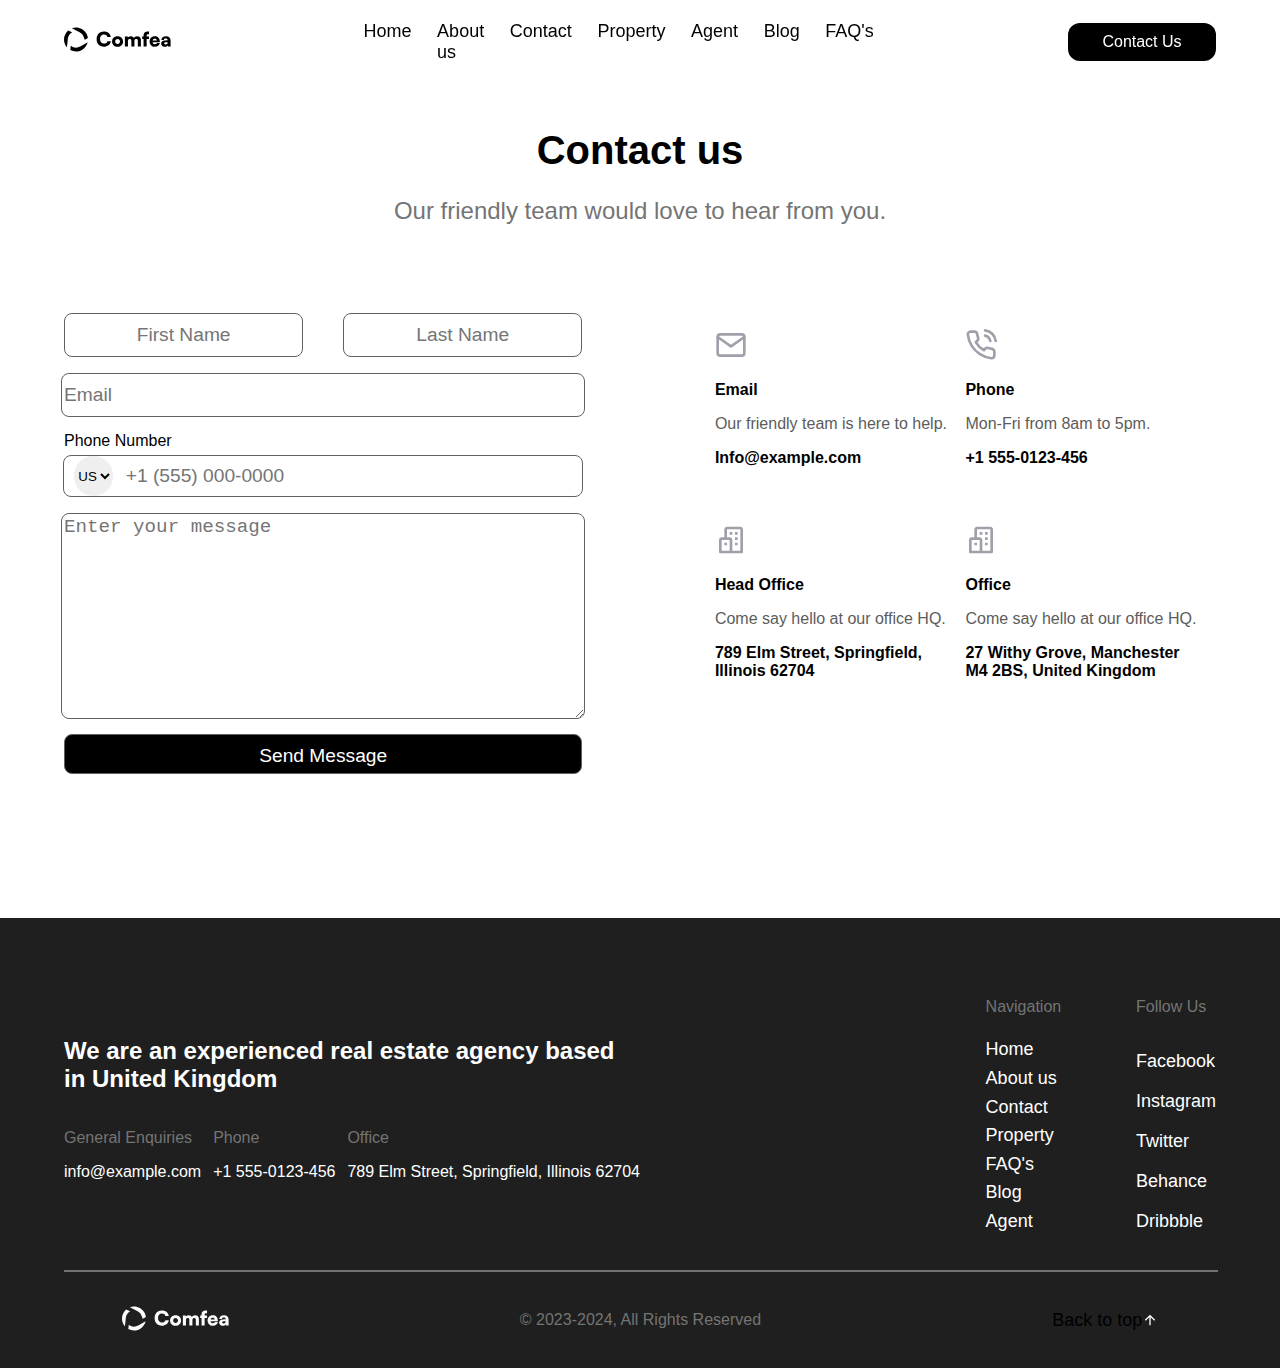
<file: contact.html>
<!DOCTYPE html>
<html lang="en">
<head>
    <meta charset="UTF-8">
    <meta http-equiv="X-UA-Compatible" content="IE=edge">
    <meta name="viewport" content="width=device-width, initial-scale=1.0">
    <title>My Website</title>
    <link rel="stylesheet" href="contact_style.css">
</head>
<body>
    <nav class="navbar">
        <a class="logo" href="index.html">
            <svg width="107" height="25" viewBox="0 0 107 25" fill="none" xmlns="http://www.w3.org/2000/svg">
            <path fill-rule="evenodd" clip-rule="evenodd" d="M23.9022 10.9546C23.7074 9.45798 23.2273 7.97282 22.4368 6.57931V6.58035C19.504 1.40833 13.3061 -0.750677 7.89972 1.22294L15.614 5.15872C16.869 5.77424 17.9782 6.71679 18.7999 7.94783L20.6755 12.5704C20.6755 12.5704 19.3186 13.5542 23.9022 10.9546ZM3.94063 11.0932V11.0973C3.88023 11.441 3.84168 11.7899 3.82606 12.1399L2.93139 20.3582C2.4221 19.7698 1.96282 19.122 1.56393 18.419C-1.31162 13.349 -0.0930824 7.07406 4.16348 3.41115L7.99409 5.36602L7.96282 5.38372C5.7507 6.63872 4.34679 8.7696 3.93957 11.0942L3.94063 11.0932ZM16.2845 19.4679L23.6717 15.278C22.927 18.4045 20.9357 21.2249 17.9196 22.936C14.1942 25.0492 9.81786 24.9513 6.30597 23.0621L6.77047 18.794C9.31169 20.9051 12.9923 21.3426 16.0365 19.6168C16.1199 19.5689 16.2022 19.52 16.2834 19.47L16.2845 19.4679Z" fill="#000000"/>
            <path d="M39.8423 19.74C35.4023 19.74 32.6223 16.8 32.6223 12.12C32.6223 7.5 35.5623 4.46 39.9823 4.46C43.6823 4.46 46.3423 6.58 46.8023 9.9H43.3823C42.9423 8.42 41.6823 7.58 39.9023 7.58C37.5023 7.58 36.0423 9.28 36.0423 12.1C36.0423 14.88 37.5223 16.62 39.9023 16.62C41.7223 16.62 43.0623 15.72 43.4623 14.26H46.8223C46.3023 17.56 43.5423 19.74 39.8423 19.74ZM48.0692 14.48C48.0692 11.32 50.3892 9.2 53.5892 9.2C56.7692 9.2 59.0892 11.32 59.0892 14.48C59.0892 17.64 56.7692 19.74 53.5892 19.74C50.3892 19.74 48.0692 17.64 48.0692 14.48ZM51.1692 14.46C51.1692 15.98 52.1492 16.98 53.5892 16.98C55.0092 16.98 55.9892 15.98 55.9892 14.46C55.9892 12.96 55.0092 11.96 53.5892 11.96C52.1492 11.96 51.1692 12.96 51.1692 14.46ZM63.9548 19.5H60.8748V9.5H63.7548L63.9548 10.54C64.4548 9.84 65.4348 9.18 66.8748 9.18C68.3748 9.18 69.3348 9.88 69.9148 10.94C70.4348 9.88 71.6148 9.18 73.0548 9.18C75.6348 9.18 76.9148 10.68 76.9148 12.96V19.5H73.8348V13.82C73.8348 12.56 73.1748 11.96 72.1948 11.96C71.3148 11.96 70.4348 12.44 70.4348 14.14V19.5H67.3548V13.82C67.3548 12.58 66.7148 11.98 65.7348 11.98C64.8548 11.98 63.9548 12.46 63.9548 14.14V19.5ZM78.177 9.5H79.557V8.7C79.557 5.72 81.117 4.42 83.657 4.42C84.077 4.42 84.557 4.46 85.037 4.54V7.18H84.177C82.917 7.18 82.637 7.84 82.637 8.7V9.5H85.037V12.06H82.637V19.5H79.557V12.06H78.177V9.5ZM90.7688 19.76C87.7488 19.76 85.5888 17.56 85.5888 14.48C85.5888 11.36 87.6888 9.18 90.7088 9.18C93.8488 9.18 95.8088 11.24 95.8088 14.5V15.28L88.5488 15.32C88.7288 16.64 89.4688 17.26 90.8288 17.26C91.9888 17.26 92.8088 16.84 93.0288 16.12H95.8488C95.4888 18.34 93.5088 19.76 90.7688 19.76ZM90.7288 11.68C89.5088 11.68 88.8288 12.22 88.5888 13.42H92.7488C92.7488 12.36 91.9688 11.68 90.7288 11.68ZM100.555 19.76C98.435 19.76 97.115 18.52 97.115 16.56C97.115 14.72 98.415 13.58 100.815 13.4L103.615 13.18V13.02C103.615 12.04 103.015 11.52 101.915 11.52C100.615 11.52 99.915 12.02 99.915 12.92H97.355C97.355 10.66 99.215 9.18 102.075 9.18C104.975 9.18 106.615 10.8 106.615 13.66V19.5H103.895L103.695 18.18C103.375 19.1 102.055 19.76 100.555 19.76ZM101.635 17.48C102.815 17.48 103.635 16.9 103.635 15.76V15.22L102.075 15.36C100.735 15.48 100.255 15.78 100.255 16.42C100.255 17.14 100.695 17.48 101.635 17.48Z" fill="#000000"/>
            </svg>
        </a>
        <div class="nav-links">
            <a class="btn" href="index.html">Home</a>
            <a class="btn" href="about.html">About us</a>
            <a class="btn" href="contact.html">Contact</a>
            <a class="btn" href="Property.html">Property</a>
            <a class="btn" href="Agent.html">Agent</a>
            <a class="btn" href="Blog.html">Blog</a>
            <a class="btn" href="FAQ.html">FAQ's</a>
        </div>
        
        <a class="contactBTN" href="contact.html" role="button">Contact Us</a>
    </nav>

    <section class="hero">
        <h1 class="heading">
            Contact us
        </h1>
        <p class="subheading">
            Our friendly team would love to hear from you.
        </p>
    </section>

    <section class="Form-Contact">
        <div class="Form">
            <div class="name">
                <input type="text" placeholder="First Name" class="nameIN">
                <input type="text" placeholder="Last Name" class="nameIN">
            </div>
            <input type="email" placeholder="Email" class="emailIN">
            <p style="text-align: left; width: 100%; margin: 0; margin-top: 3%;">Phone Number</p>
            <div class="phoneIN">
                <select style="margin-left: 2%; border-radius: 20px; border: rgba(255, 255, 255, 0); outline: none;">
                    <option>US</option>
                </select>
                <input type="tel" placeholder="+1 (555) 000-0000" style="font-size: 1.2rem; margin-left: 2%; width: 100%; border-radius: 20px; border: 0px rgba(255, 255, 255, 0) solid; outline: none;">
            </div>
            <textarea class="message contact-input" placeholder="Enter your message"></textarea>
            <button class="contact-button contact-input" type="submit">Send Message</button>
            
        </div>

        <div class="contact-details">
            <div style="margin-top: -15%; width: 100%; display: flex; justify-content: space-evenly;">
                <div class="contact-info">
                    <svg width="32" height="32" viewBox="0 0 32 32" fill="none" xmlns="http://www.w3.org/2000/svg">
                    <path d="M5.33268 5.33325H26.666C28.1327 5.33325 29.3327 6.53325 29.3327 7.99992V23.9999C29.3327 25.4666 28.1327 26.6666 26.666 26.6666H5.33268C3.86602 26.6666 2.66602 25.4666 2.66602 23.9999V7.99992C2.66602 6.53325 3.86602 5.33325 5.33268 5.33325Z" stroke="#A0A0AB" stroke-width="2.66667" stroke-linecap="round" stroke-linejoin="round"/>
                    <path d="M29.3327 8L15.9993 17.3333L2.66602 8" stroke="#A0A0AB" stroke-width="2.66667" stroke-linecap="round" stroke-linejoin="round"/>
                    </svg>
                    <p style="font-weight: bold;">Email</p>
                    <p style="color: rgb(92, 92, 92);">Our friendly team is here to help.</p>
                    <p style="font-weight: bold;">Info@example.com</p>
                </div>
                <div class="contact-info">
                    <svg width="32" height="32" viewBox="0 0 32 32" fill="none" xmlns="http://www.w3.org/2000/svg">
                    <path d="M20.0672 6.66659C21.3695 6.92067 22.5664 7.5576 23.5046 8.49583C24.4429 9.43407 25.0798 10.6309 25.3339 11.9333M20.0672 1.33325C22.7729 1.63383 25.296 2.84548 27.2222 4.76926C29.1484 6.69304 30.3632 9.2146 30.6672 11.9199M29.3339 22.5599V26.5599C29.3354 26.9313 29.2593 27.2988 29.1106 27.639C28.9618 27.9793 28.7436 28.2847 28.47 28.5357C28.1964 28.7868 27.8733 28.9779 27.5216 29.0969C27.1698 29.2158 26.7971 29.26 26.4272 29.2266C22.3243 28.7808 18.3832 27.3788 14.9206 25.1333C11.699 23.0861 8.96768 20.3548 6.92056 17.1333C4.6672 13.6549 3.26489 9.69458 2.82723 5.57325C2.79391 5.20454 2.83773 4.83293 2.9559 4.48208C3.07406 4.13124 3.26399 3.80884 3.51358 3.53541C3.76318 3.26199 4.06697 3.04353 4.40562 2.89395C4.74426 2.74436 5.11035 2.66693 5.48056 2.66659H9.48056C10.1276 2.66022 10.755 2.88936 11.2456 3.3113C11.7362 3.73323 12.0567 4.31918 12.1472 4.95992C12.3161 6.24001 12.6292 7.49689 13.0806 8.70659C13.26 9.18382 13.2988 9.70247 13.1924 10.2011C13.0861 10.6997 12.839 11.1574 12.4806 11.5199L10.7872 13.2133C12.6853 16.5513 15.4492 19.3152 18.7872 21.2133L20.4806 19.5199C20.8431 19.1614 21.3008 18.9144 21.7994 18.808C22.298 18.7017 22.8167 18.7405 23.2939 18.9199C24.5036 19.3713 25.7605 19.6844 27.0406 19.8533C27.6883 19.9446 28.2798 20.2709 28.7026 20.7699C29.1254 21.269 29.3501 21.906 29.3339 22.5599Z" stroke="#A0A0AB" stroke-width="2.66667" stroke-linecap="round" stroke-linejoin="round"/>
                    </svg>
                        
                    <p style="font-weight: bold;">Phone</p>
                    <p style="color: rgb(92, 92, 92);">Mon-Fri from 8am to 5pm.</p>
                    <p style="font-weight: bold;">+1 555-0123-456</p>
                </div>
            </div>
            <div style="margin-top: 8%; width: 100%; display: flex; justify-content: space-evenly;">
                <div class="contact-info">
                    <svg width="32" height="32" viewBox="0 0 32 32" fill="none" xmlns="http://www.w3.org/2000/svg">
                    <path d="M25.3353 2.6665H12.002C10.5313 2.6665 9.33529 3.8625 9.33529 5.33317V13.3332H6.66862C5.19795 13.3332 4.00195 14.5292 4.00195 15.9998V27.9998C4.00195 28.3535 4.14243 28.6926 4.39248 28.9426C4.64253 29.1927 4.98166 29.3332 5.33529 29.3332H26.6686C27.0222 29.3332 27.3614 29.1927 27.6114 28.9426C27.8615 28.6926 28.002 28.3535 28.002 27.9998V5.33317C28.002 3.8625 26.806 2.6665 25.3353 2.6665ZM6.66862 15.9998H14.6686V26.6665H6.66862V15.9998ZM25.3353 26.6665H17.3353V15.9998C17.3353 14.5292 16.1393 13.3332 14.6686 13.3332H12.002V5.33317H25.3353V26.6665Z" fill="#A0A0AB"/>
                    <path d="M14.6673 8H17.334V10.6667H14.6673V8ZM20.0007 8H22.6673V10.6667H20.0007V8ZM20.0007 13.3747H22.6673V16H20.0007V13.3747ZM20.0007 18.6667H22.6673V21.3333H20.0007V18.6667ZM9.33398 18.668H12.0007V21.3347H9.33398V18.668Z" fill="#A0A0AB"/>
                    </svg>
                        
                        
                    <p style="font-weight: bold;">Head Office</p>
                    <p style="color: rgb(92, 92, 92);">Come say hello at our office HQ.</p>
                    <p style="font-weight: bold;">789 Elm Street, Springfield, Illinois 62704</p>
                </div>
                <div class="contact-info">
                    <svg width="32" height="32" viewBox="0 0 32 32" fill="none" xmlns="http://www.w3.org/2000/svg">
                    <path d="M25.3353 2.6665H12.002C10.5313 2.6665 9.33529 3.8625 9.33529 5.33317V13.3332H6.66862C5.19795 13.3332 4.00195 14.5292 4.00195 15.9998V27.9998C4.00195 28.3535 4.14243 28.6926 4.39248 28.9426C4.64253 29.1927 4.98166 29.3332 5.33529 29.3332H26.6686C27.0222 29.3332 27.3614 29.1927 27.6114 28.9426C27.8615 28.6926 28.002 28.3535 28.002 27.9998V5.33317C28.002 3.8625 26.806 2.6665 25.3353 2.6665ZM6.66862 15.9998H14.6686V26.6665H6.66862V15.9998ZM25.3353 26.6665H17.3353V15.9998C17.3353 14.5292 16.1393 13.3332 14.6686 13.3332H12.002V5.33317H25.3353V26.6665Z" fill="#A0A0AB"/>
                    <path d="M14.6673 8H17.334V10.6667H14.6673V8ZM20.0007 8H22.6673V10.6667H20.0007V8ZM20.0007 13.3747H22.6673V16H20.0007V13.3747ZM20.0007 18.6667H22.6673V21.3333H20.0007V18.6667ZM9.33398 18.668H12.0007V21.3347H9.33398V18.668Z" fill="#A0A0AB"/>
                    </svg>
                        
                    <p style="font-weight: bold;">Office</p>
                    <p style="color: rgb(92, 92, 92);">Come say hello at our office HQ.</p>
                    <p style="font-weight: bold;">27 Withy Grove, Manchester M4 2BS, United Kingdom</p>
                </div>
            </div>
        </div>
    </section>


    <section class="footer">
        <div class="footer-content">
            <div class="footer-top">

                <div class="company-info">
                    <h2 class="text-color">We are an experienced real estate agency based in United Kingdom</h2>
                    <div class = "contact-Info">
                        <div>
                            <p class="text-color2">General Enquiries</p>
                            <p class="text-color">info@example.com</p>
                        </div>
                        <div>
                            <p class="text-color2">Phone</p>
                            <p class="text-color">+1 555-0123-456</p>
                        </div>
                        <div>
                            <p class="text-color2">Office</p>
                            <p class="text-color">789 Elm Street, Springfield, Illinois 62704</p>
                        </div>
                    </div>
                </div>

                <div class="menu">
                    <div class="footer-menu">
                        <p class="text-color2">Navigation</p>
                        <a class="btn menu-btn" href="index.html">Home</a>
                        <a class="btn menu-btn" href="about.html">About us</a>
                        <a class="btn menu-btn" href="contact.html">Contact</a>
                        <a class="btn menu-btn" href="Property.html">Property</a>
                        <a class="btn menu-btn" href="FAQ.html">FAQ's</a>
                        <a class="btn menu-btn" href="Blog.html">Blog</a>
                        <a class="btn menu-btn" href="Agent.html">Agent</a>
                    </div>
                    <div class="footer-menu">
                        <p class="text-color2">Follow Us</p>
                        <a class="btn menu-btn" href="Facebook.com">Facebook</a>
                        <a class="btn menu-btn" href="Instagram.com">Instagram</a>
                        <a class="btn menu-btn" href="Twitter.com">Twitter</a>
                        <a class="btn menu-btn" href="Behance.com">Behance</a>
                        <a class="btn menu-btn" href="Dribbble.com">Dribbble</a>
                    </div>
                </div>
            </div>

            <div class="footer-Bottom">
                <div class="line"></div>
                <div class="footer-text">
                    <a class="logo" href="index.html">
                        <svg width="107" height="25" viewBox="0 0 107 25" fill="none" xmlns="http://www.w3.org/2000/svg">
                        <path fill-rule="evenodd" clip-rule="evenodd" d="M23.9022 10.9546C23.7074 9.45798 23.2273 7.97282 22.4368 6.57931V6.58035C19.504 1.40833 13.3061 -0.750677 7.89972 1.22294L15.614 5.15872C16.869 5.77424 17.9782 6.71679 18.7999 7.94783L20.6755 12.5704C20.6755 12.5704 19.3186 13.5542 23.9022 10.9546ZM3.94063 11.0932V11.0973C3.88023 11.441 3.84168 11.7899 3.82606 12.1399L2.93139 20.3582C2.4221 19.7698 1.96282 19.122 1.56393 18.419C-1.31162 13.349 -0.0930824 7.07406 4.16348 3.41115L7.99409 5.36602L7.96282 5.38372C5.7507 6.63872 4.34679 8.7696 3.93957 11.0942L3.94063 11.0932ZM16.2845 19.4679L23.6717 15.278C22.927 18.4045 20.9357 21.2249 17.9196 22.936C14.1942 25.0492 9.81786 24.9513 6.30597 23.0621L6.77047 18.794C9.31169 20.9051 12.9923 21.3426 16.0365 19.6168C16.1199 19.5689 16.2022 19.52 16.2834 19.47L16.2845 19.4679Z" fill="#FCFCFC"/>
                        <path d="M39.8423 19.74C35.4023 19.74 32.6223 16.8 32.6223 12.12C32.6223 7.5 35.5623 4.46 39.9823 4.46C43.6823 4.46 46.3423 6.58 46.8023 9.9H43.3823C42.9423 8.42 41.6823 7.58 39.9023 7.58C37.5023 7.58 36.0423 9.28 36.0423 12.1C36.0423 14.88 37.5223 16.62 39.9023 16.62C41.7223 16.62 43.0623 15.72 43.4623 14.26H46.8223C46.3023 17.56 43.5423 19.74 39.8423 19.74ZM48.0692 14.48C48.0692 11.32 50.3892 9.2 53.5892 9.2C56.7692 9.2 59.0892 11.32 59.0892 14.48C59.0892 17.64 56.7692 19.74 53.5892 19.74C50.3892 19.74 48.0692 17.64 48.0692 14.48ZM51.1692 14.46C51.1692 15.98 52.1492 16.98 53.5892 16.98C55.0092 16.98 55.9892 15.98 55.9892 14.46C55.9892 12.96 55.0092 11.96 53.5892 11.96C52.1492 11.96 51.1692 12.96 51.1692 14.46ZM63.9548 19.5H60.8748V9.5H63.7548L63.9548 10.54C64.4548 9.84 65.4348 9.18 66.8748 9.18C68.3748 9.18 69.3348 9.88 69.9148 10.94C70.4348 9.88 71.6148 9.18 73.0548 9.18C75.6348 9.18 76.9148 10.68 76.9148 12.96V19.5H73.8348V13.82C73.8348 12.56 73.1748 11.96 72.1948 11.96C71.3148 11.96 70.4348 12.44 70.4348 14.14V19.5H67.3548V13.82C67.3548 12.58 66.7148 11.98 65.7348 11.98C64.8548 11.98 63.9548 12.46 63.9548 14.14V19.5ZM78.177 9.5H79.557V8.7C79.557 5.72 81.117 4.42 83.657 4.42C84.077 4.42 84.557 4.46 85.037 4.54V7.18H84.177C82.917 7.18 82.637 7.84 82.637 8.7V9.5H85.037V12.06H82.637V19.5H79.557V12.06H78.177V9.5ZM90.7688 19.76C87.7488 19.76 85.5888 17.56 85.5888 14.48C85.5888 11.36 87.6888 9.18 90.7088 9.18C93.8488 9.18 95.8088 11.24 95.8088 14.5V15.28L88.5488 15.32C88.7288 16.64 89.4688 17.26 90.8288 17.26C91.9888 17.26 92.8088 16.84 93.0288 16.12H95.8488C95.4888 18.34 93.5088 19.76 90.7688 19.76ZM90.7288 11.68C89.5088 11.68 88.8288 12.22 88.5888 13.42H92.7488C92.7488 12.36 91.9688 11.68 90.7288 11.68ZM100.555 19.76C98.435 19.76 97.115 18.52 97.115 16.56C97.115 14.72 98.415 13.58 100.815 13.4L103.615 13.18V13.02C103.615 12.04 103.015 11.52 101.915 11.52C100.615 11.52 99.915 12.02 99.915 12.92H97.355C97.355 10.66 99.215 9.18 102.075 9.18C104.975 9.18 106.615 10.8 106.615 13.66V19.5H103.895L103.695 18.18C103.375 19.1 102.055 19.76 100.555 19.76ZM101.635 17.48C102.815 17.48 103.635 16.9 103.635 15.76V15.22L102.075 15.36C100.735 15.48 100.255 15.78 100.255 16.42C100.255 17.14 100.695 17.48 101.635 17.48Z" fill="#FCFCFC"/>
                        </svg>
                    </a>
                    <p class="text-color2">© 2023-2024, All Rights Reserved</p>
                    <a class="btn BackTO" href="#hero">Back to top 
                        <svg width="16" height="16" viewBox="0 0 16 16" fill="none" xmlns="http://www.w3.org/2000/svg">
                        <path d="M8.6666 5.21928V13.3337H7.33327V5.21928L3.75726 8.79526L2.81445 7.85246L7.99993 2.66699L13.1853 7.85246L12.2425 8.79526L8.6666 5.21928Z" fill="#FCFCFC"/>
                        </svg>
                    </a>
                </div>
            </div>
        </div>
    </section>

</body>
</html>
</file>
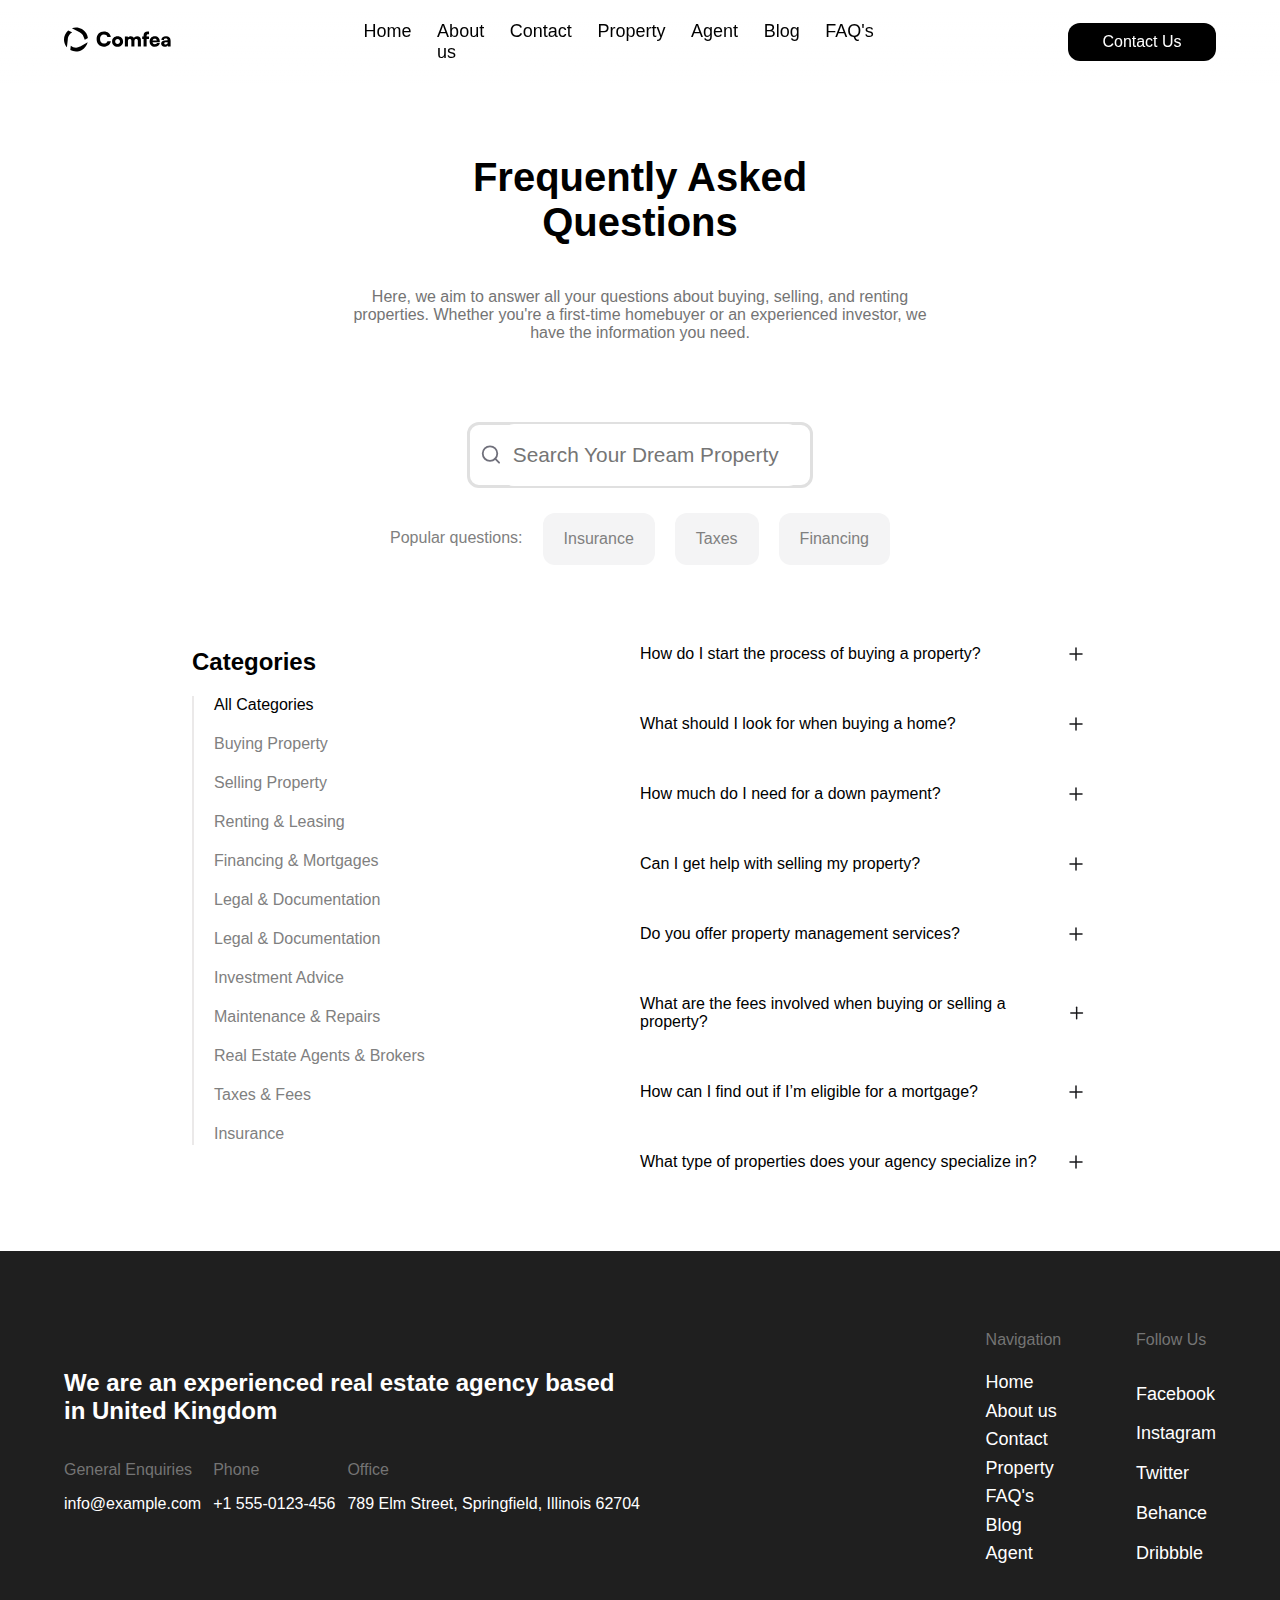
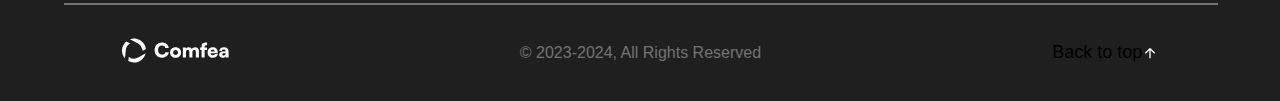
<file: FAQ.html>
<!DOCTYPE html>
<html lang="en">
<head>
    <meta charset="UTF-8">
    <meta http-equiv="X-UA-Compatible" content="IE=edge">
    <meta name="viewport" content="width=device-width, initial-scale=1.0">
    <title>My Website</title>
    <link rel="stylesheet" href="FAQ_style.css">
</head>
<body>
    <nav class="navbar">
        <a class="logo" href="index.html">
            <svg width="107" height="25" viewBox="0 0 107 25" fill="none" xmlns="http://www.w3.org/2000/svg">
            <path fill-rule="evenodd" clip-rule="evenodd" d="M23.9022 10.9546C23.7074 9.45798 23.2273 7.97282 22.4368 6.57931V6.58035C19.504 1.40833 13.3061 -0.750677 7.89972 1.22294L15.614 5.15872C16.869 5.77424 17.9782 6.71679 18.7999 7.94783L20.6755 12.5704C20.6755 12.5704 19.3186 13.5542 23.9022 10.9546ZM3.94063 11.0932V11.0973C3.88023 11.441 3.84168 11.7899 3.82606 12.1399L2.93139 20.3582C2.4221 19.7698 1.96282 19.122 1.56393 18.419C-1.31162 13.349 -0.0930824 7.07406 4.16348 3.41115L7.99409 5.36602L7.96282 5.38372C5.7507 6.63872 4.34679 8.7696 3.93957 11.0942L3.94063 11.0932ZM16.2845 19.4679L23.6717 15.278C22.927 18.4045 20.9357 21.2249 17.9196 22.936C14.1942 25.0492 9.81786 24.9513 6.30597 23.0621L6.77047 18.794C9.31169 20.9051 12.9923 21.3426 16.0365 19.6168C16.1199 19.5689 16.2022 19.52 16.2834 19.47L16.2845 19.4679Z" fill="#000000"/>
            <path d="M39.8423 19.74C35.4023 19.74 32.6223 16.8 32.6223 12.12C32.6223 7.5 35.5623 4.46 39.9823 4.46C43.6823 4.46 46.3423 6.58 46.8023 9.9H43.3823C42.9423 8.42 41.6823 7.58 39.9023 7.58C37.5023 7.58 36.0423 9.28 36.0423 12.1C36.0423 14.88 37.5223 16.62 39.9023 16.62C41.7223 16.62 43.0623 15.72 43.4623 14.26H46.8223C46.3023 17.56 43.5423 19.74 39.8423 19.74ZM48.0692 14.48C48.0692 11.32 50.3892 9.2 53.5892 9.2C56.7692 9.2 59.0892 11.32 59.0892 14.48C59.0892 17.64 56.7692 19.74 53.5892 19.74C50.3892 19.74 48.0692 17.64 48.0692 14.48ZM51.1692 14.46C51.1692 15.98 52.1492 16.98 53.5892 16.98C55.0092 16.98 55.9892 15.98 55.9892 14.46C55.9892 12.96 55.0092 11.96 53.5892 11.96C52.1492 11.96 51.1692 12.96 51.1692 14.46ZM63.9548 19.5H60.8748V9.5H63.7548L63.9548 10.54C64.4548 9.84 65.4348 9.18 66.8748 9.18C68.3748 9.18 69.3348 9.88 69.9148 10.94C70.4348 9.88 71.6148 9.18 73.0548 9.18C75.6348 9.18 76.9148 10.68 76.9148 12.96V19.5H73.8348V13.82C73.8348 12.56 73.1748 11.96 72.1948 11.96C71.3148 11.96 70.4348 12.44 70.4348 14.14V19.5H67.3548V13.82C67.3548 12.58 66.7148 11.98 65.7348 11.98C64.8548 11.98 63.9548 12.46 63.9548 14.14V19.5ZM78.177 9.5H79.557V8.7C79.557 5.72 81.117 4.42 83.657 4.42C84.077 4.42 84.557 4.46 85.037 4.54V7.18H84.177C82.917 7.18 82.637 7.84 82.637 8.7V9.5H85.037V12.06H82.637V19.5H79.557V12.06H78.177V9.5ZM90.7688 19.76C87.7488 19.76 85.5888 17.56 85.5888 14.48C85.5888 11.36 87.6888 9.18 90.7088 9.18C93.8488 9.18 95.8088 11.24 95.8088 14.5V15.28L88.5488 15.32C88.7288 16.64 89.4688 17.26 90.8288 17.26C91.9888 17.26 92.8088 16.84 93.0288 16.12H95.8488C95.4888 18.34 93.5088 19.76 90.7688 19.76ZM90.7288 11.68C89.5088 11.68 88.8288 12.22 88.5888 13.42H92.7488C92.7488 12.36 91.9688 11.68 90.7288 11.68ZM100.555 19.76C98.435 19.76 97.115 18.52 97.115 16.56C97.115 14.72 98.415 13.58 100.815 13.4L103.615 13.18V13.02C103.615 12.04 103.015 11.52 101.915 11.52C100.615 11.52 99.915 12.02 99.915 12.92H97.355C97.355 10.66 99.215 9.18 102.075 9.18C104.975 9.18 106.615 10.8 106.615 13.66V19.5H103.895L103.695 18.18C103.375 19.1 102.055 19.76 100.555 19.76ZM101.635 17.48C102.815 17.48 103.635 16.9 103.635 15.76V15.22L102.075 15.36C100.735 15.48 100.255 15.78 100.255 16.42C100.255 17.14 100.695 17.48 101.635 17.48Z" fill="#000000"/>
            </svg>
        </a>
        <div class="nav-links">
            <a class="btn" href="index.html">Home</a>
            <a class="btn" href="about.html">About us</a>
            <a class="btn" href="contact.html">Contact</a>
            <a class="btn" href="Property.html">Property</a>
            <a class="btn" href="Agent.html">Agent</a>
            <a class="btn" href="Blog.html">Blog</a>
            <a class="btn" href="FAQ.html">FAQ's</a>
        </div>
        
        <a class="contactBTN" href="contact.html" role="button">Contact Us</a>
    </nav>

    <section class="hero">
        <h1 class="heading">
            Frequently Asked Questions
        </h1>
        <p class="subheading">
            Here, we aim to answer all your questions about buying, selling, 
            and renting properties. Whether you're a first-time homebuyer or an 
            experienced investor, we have the information you need. 
        </p>
    </section>

    <section class="searching">
        <svg width="24" height="25" viewBox="0 0 24 25" fill="none" xmlns="http://www.w3.org/2000/svg">
            <path d="M11 19.5C15.4183 19.5 19 15.9183 19 11.5C19 7.08172 15.4183 3.5 11 3.5C6.58172 3.5 3 7.08172 3 11.5C3 15.9183 6.58172 19.5 11 19.5Z" stroke="#70707B" stroke-width="2" stroke-linecap="round" stroke-linejoin="round"/>
            <path d="M20.9999 21.4999L16.6499 17.1499" stroke="#70707B" stroke-width="2" stroke-linecap="round" stroke-linejoin="round"/>
            </svg>
            
        <input class="search-input" type="text" placeholder="Search Your Dream Property">
    </section>
    <section class="Search-selection" style=" align-items: center;">
        <div class="search-Options" style="display: flex; gap: 20px; padding-top: 5%;">
            <p style="color: gray;">Popular questions:</p>
            <div style="display: flex; justify-content: center; border-radius: 12px; align-items: center; background-color: #F4F4F5; padding: 1px">
                <p style=" color: gray; margin-left: 20px; margin-right: 20px;" >Insurance</p>
            </div>
            <div style="display: flex; justify-content: center; border-radius: 12px; align-items: center; background-color: #F4F4F5; padding: 1px">
                <p style=" color: gray; margin-left: 20px; margin-right: 20px;" >Taxes</p>
            </div>
            <div style="display: flex; justify-content: center; border-radius: 12px; align-items: center; background-color: #F4F4F5; padding: 1px">
                <p style=" color: gray; margin-left: 20px; margin-right: 20px;" >Financing</p>
            </div>
        </div>
    </section>

    <section class="FAQ-sectiono" style="padding-top: 5%; width: 70%; display: flex; justify-content: space-between;"">
        <div style="font-size: 1rem; font-weight: lighter;">
            <h2 >Categories</h2>
            <div style="display: flex; gap: 20px; height: 80%;">
                <div style="border: 1px solid rgb(235, 233, 233); height: 100%;"></div>
                <div style="display: flex; flex-direction: column; justify-content: space-between;">
                    <p style="margin: 0;">All Categories</p>
                    <p style="margin: 0; color: gray;">Buying Property</p>
                    <p style="margin: 0; color: gray;">Selling Property</p>
                    <p style="margin: 0; color: gray;">Renting & Leasing</p>
                    <p style="margin: 0; color: gray;">Financing & Mortgages</p>
                    <p style="margin: 0; color: gray;">Legal & Documentation</p>
                    <p style="margin: 0; color: gray;">Legal & Documentation</p>
                    <p style="margin: 0; color: gray;">Investment Advice</p>
                    <p style="margin: 0; color: gray;">Maintenance & Repairs</p>
                    <p style="margin: 0; color: gray;">Real Estate Agents & Brokers</p>
                    <p style="margin: 0; color: gray;">Taxes & Fees</p>
                    <p style="margin: 0; color: gray;">Insurance</p>
                </div>
            </div>
        </div>
        <div class="FAQ-Questions">
                <div class="Questions">
                        <p>How do I start the process of buying a property?</p>
                        <svg width="24" height="24" viewBox="0 0 24 24" fill="none" xmlns="http://www.w3.org/2000/svg">
                        <path d="M6 12H18" stroke="#18181B" stroke-width="1.5" stroke-linecap="round" stroke-linejoin="round"/>
                        <path d="M12 18V6" stroke="#18181B" stroke-width="1.5" stroke-linecap="round" stroke-linejoin="round"/>
                        </svg>
                </div>
    
                <div class="Questions">
                    <p>What should I look for when buying a home?</p>
                    <svg width="24" height="24" viewBox="0 0 24 24" fill="none" xmlns="http://www.w3.org/2000/svg">
                    <path d="M6 12H18" stroke="#18181B" stroke-width="1.5" stroke-linecap="round" stroke-linejoin="round"/>
                    <path d="M12 18V6" stroke="#18181B" stroke-width="1.5" stroke-linecap="round" stroke-linejoin="round"/>
                    </svg>
                </div>
                <div class="Questions">
                    <p>How much do I need for a down payment?</p>
                    <svg width="24" height="24" viewBox="0 0 24 24" fill="none" xmlns="http://www.w3.org/2000/svg">
                    <path d="M6 12H18" stroke="#18181B" stroke-width="1.5" stroke-linecap="round" stroke-linejoin="round"/>
                    <path d="M12 18V6" stroke="#18181B" stroke-width="1.5" stroke-linecap="round" stroke-linejoin="round"/>
                    </svg>
                </div>
    
                <div class="Questions">
                    <p>Can I get help with selling my property?</p>
                    <svg width="24" height="24" viewBox="0 0 24 24" fill="none" xmlns="http://www.w3.org/2000/svg">
                    <path d="M6 12H18" stroke="#18181B" stroke-width="1.5" stroke-linecap="round" stroke-linejoin="round"/>
                    <path d="M12 18V6" stroke="#18181B" stroke-width="1.5" stroke-linecap="round" stroke-linejoin="round"/>
                    </svg>
                </div>
    
                <div class="Questions">
                    <p>Do you offer property management services?</p>
                    <svg width="24" height="24" viewBox="0 0 24 24" fill="none" xmlns="http://www.w3.org/2000/svg">
                    <path d="M6 12H18" stroke="#18181B" stroke-width="1.5" stroke-linecap="round" stroke-linejoin="round"/>
                    <path d="M12 18V6" stroke="#18181B" stroke-width="1.5" stroke-linecap="round" stroke-linejoin="round"/>
                    </svg>
                </div>
    
                <div class="Questions">
                    <p>What are the fees involved when buying or selling a property?</p>
                    <svg width="24" height="24" viewBox="0 0 24 24" fill="none" xmlns="http://www.w3.org/2000/svg">
                    <path d="M6 12H18" stroke="#18181B" stroke-width="1.5" stroke-linecap="round" stroke-linejoin="round"/>
                    <path d="M12 18V6" stroke="#18181B" stroke-width="1.5" stroke-linecap="round" stroke-linejoin="round"/>
                    </svg>
                </div>
    
                <div class="Questions">
                    <p>How can I find out if I’m eligible for a mortgage?</p>
                    <svg width="24" height="24" viewBox="0 0 24 24" fill="none" xmlns="http://www.w3.org/2000/svg">
                    <path d="M6 12H18" stroke="#18181B" stroke-width="1.5" stroke-linecap="round" stroke-linejoin="round"/>
                    <path d="M12 18V6" stroke="#18181B" stroke-width="1.5" stroke-linecap="round" stroke-linejoin="round"/>
                    </svg>
                </div>
    
                <div class="Questions">
                    <p>What type of properties does your agency specialize in?</p>
                    <svg width="24" height="24" viewBox="0 0 24 24" fill="none" xmlns="http://www.w3.org/2000/svg">
                    <path d="M6 12H18" stroke="#18181B" stroke-width="1.5" stroke-linecap="round" stroke-linejoin="round"/>
                    <path d="M12 18V6" stroke="#18181B" stroke-width="1.5" stroke-linecap="round" stroke-linejoin="round"/>
                    </svg>
                </div>
        </div>
    </section>


    <section class="footer">
        <div class="footer-content">
            <div class="footer-top">

                <div class="company-info">
                    <h2 class="text-color">We are an experienced real estate agency based in United Kingdom</h2>
                    <div class = "contact-Info">
                        <div>
                            <p class="text-color2">General Enquiries</p>
                            <p class="text-color">info@example.com</p>
                        </div>
                        <div>
                            <p class="text-color2">Phone</p>
                            <p class="text-color">+1 555-0123-456</p>
                        </div>
                        <div>
                            <p class="text-color2">Office</p>
                            <p class="text-color">789 Elm Street, Springfield, Illinois 62704</p>
                        </div>
                    </div>
                </div>

                <div class="menu">
                    <div class="footer-menu">
                        <p class="text-color2">Navigation</p>
                        <a class="btn menu-btn" href="index.html">Home</a>
                        <a class="btn menu-btn" href="about.html">About us</a>
                        <a class="btn menu-btn" href="contact.html">Contact</a>
                        <a class="btn menu-btn" href="Property.html">Property</a>
                        <a class="btn menu-btn" href="FAQ.html">FAQ's</a>
                        <a class="btn menu-btn" href="Blog.html">Blog</a>
                        <a class="btn menu-btn" href="Agent.html">Agent</a>
                    </div>
                    <div class="footer-menu">
                        <p class="text-color2">Follow Us</p>
                        <a class="btn menu-btn" href="Facebook.com">Facebook</a>
                        <a class="btn menu-btn" href="Instagram.com">Instagram</a>
                        <a class="btn menu-btn" href="Twitter.com">Twitter</a>
                        <a class="btn menu-btn" href="Behance.com">Behance</a>
                        <a class="btn menu-btn" href="Dribbble.cm">Dribbble</a>
                    </div>
                </div>
            </div>

            <div class="footer-Bottom">
                <div class="line"></div>
                <div class="footer-text">
                    <a class="logo" href="index.html">
                        <svg width="107" height="25" viewBox="0 0 107 25" fill="none" xmlns="http://www.w3.org/2000/svg">
                        <path fill-rule="evenodd" clip-rule="evenodd" d="M23.9022 10.9546C23.7074 9.45798 23.2273 7.97282 22.4368 6.57931V6.58035C19.504 1.40833 13.3061 -0.750677 7.89972 1.22294L15.614 5.15872C16.869 5.77424 17.9782 6.71679 18.7999 7.94783L20.6755 12.5704C20.6755 12.5704 19.3186 13.5542 23.9022 10.9546ZM3.94063 11.0932V11.0973C3.88023 11.441 3.84168 11.7899 3.82606 12.1399L2.93139 20.3582C2.4221 19.7698 1.96282 19.122 1.56393 18.419C-1.31162 13.349 -0.0930824 7.07406 4.16348 3.41115L7.99409 5.36602L7.96282 5.38372C5.7507 6.63872 4.34679 8.7696 3.93957 11.0942L3.94063 11.0932ZM16.2845 19.4679L23.6717 15.278C22.927 18.4045 20.9357 21.2249 17.9196 22.936C14.1942 25.0492 9.81786 24.9513 6.30597 23.0621L6.77047 18.794C9.31169 20.9051 12.9923 21.3426 16.0365 19.6168C16.1199 19.5689 16.2022 19.52 16.2834 19.47L16.2845 19.4679Z" fill="#FCFCFC"/>
                        <path d="M39.8423 19.74C35.4023 19.74 32.6223 16.8 32.6223 12.12C32.6223 7.5 35.5623 4.46 39.9823 4.46C43.6823 4.46 46.3423 6.58 46.8023 9.9H43.3823C42.9423 8.42 41.6823 7.58 39.9023 7.58C37.5023 7.58 36.0423 9.28 36.0423 12.1C36.0423 14.88 37.5223 16.62 39.9023 16.62C41.7223 16.62 43.0623 15.72 43.4623 14.26H46.8223C46.3023 17.56 43.5423 19.74 39.8423 19.74ZM48.0692 14.48C48.0692 11.32 50.3892 9.2 53.5892 9.2C56.7692 9.2 59.0892 11.32 59.0892 14.48C59.0892 17.64 56.7692 19.74 53.5892 19.74C50.3892 19.74 48.0692 17.64 48.0692 14.48ZM51.1692 14.46C51.1692 15.98 52.1492 16.98 53.5892 16.98C55.0092 16.98 55.9892 15.98 55.9892 14.46C55.9892 12.96 55.0092 11.96 53.5892 11.96C52.1492 11.96 51.1692 12.96 51.1692 14.46ZM63.9548 19.5H60.8748V9.5H63.7548L63.9548 10.54C64.4548 9.84 65.4348 9.18 66.8748 9.18C68.3748 9.18 69.3348 9.88 69.9148 10.94C70.4348 9.88 71.6148 9.18 73.0548 9.18C75.6348 9.18 76.9148 10.68 76.9148 12.96V19.5H73.8348V13.82C73.8348 12.56 73.1748 11.96 72.1948 11.96C71.3148 11.96 70.4348 12.44 70.4348 14.14V19.5H67.3548V13.82C67.3548 12.58 66.7148 11.98 65.7348 11.98C64.8548 11.98 63.9548 12.46 63.9548 14.14V19.5ZM78.177 9.5H79.557V8.7C79.557 5.72 81.117 4.42 83.657 4.42C84.077 4.42 84.557 4.46 85.037 4.54V7.18H84.177C82.917 7.18 82.637 7.84 82.637 8.7V9.5H85.037V12.06H82.637V19.5H79.557V12.06H78.177V9.5ZM90.7688 19.76C87.7488 19.76 85.5888 17.56 85.5888 14.48C85.5888 11.36 87.6888 9.18 90.7088 9.18C93.8488 9.18 95.8088 11.24 95.8088 14.5V15.28L88.5488 15.32C88.7288 16.64 89.4688 17.26 90.8288 17.26C91.9888 17.26 92.8088 16.84 93.0288 16.12H95.8488C95.4888 18.34 93.5088 19.76 90.7688 19.76ZM90.7288 11.68C89.5088 11.68 88.8288 12.22 88.5888 13.42H92.7488C92.7488 12.36 91.9688 11.68 90.7288 11.68ZM100.555 19.76C98.435 19.76 97.115 18.52 97.115 16.56C97.115 14.72 98.415 13.58 100.815 13.4L103.615 13.18V13.02C103.615 12.04 103.015 11.52 101.915 11.52C100.615 11.52 99.915 12.02 99.915 12.92H97.355C97.355 10.66 99.215 9.18 102.075 9.18C104.975 9.18 106.615 10.8 106.615 13.66V19.5H103.895L103.695 18.18C103.375 19.1 102.055 19.76 100.555 19.76ZM101.635 17.48C102.815 17.48 103.635 16.9 103.635 15.76V15.22L102.075 15.36C100.735 15.48 100.255 15.78 100.255 16.42C100.255 17.14 100.695 17.48 101.635 17.48Z" fill="#FCFCFC"/>
                        </svg>
                    </a>
                    <p class="text-color2">© 2023-2024, All Rights Reserved</p>
                    <a class="btn BackTO" href="#hero">Back to top 
                        <svg width="16" height="16" viewBox="0 0 16 16" fill="none" xmlns="http://www.w3.org/2000/svg">
                        <path d="M8.6666 5.21928V13.3337H7.33327V5.21928L3.75726 8.79526L2.81445 7.85246L7.99993 2.66699L13.1853 7.85246L12.2425 8.79526L8.6666 5.21928Z" fill="#FCFCFC"/>
                        </svg>
                    </a>
                </div>
            </div>
        </div>
    </section>

</body>
</html>
</file>
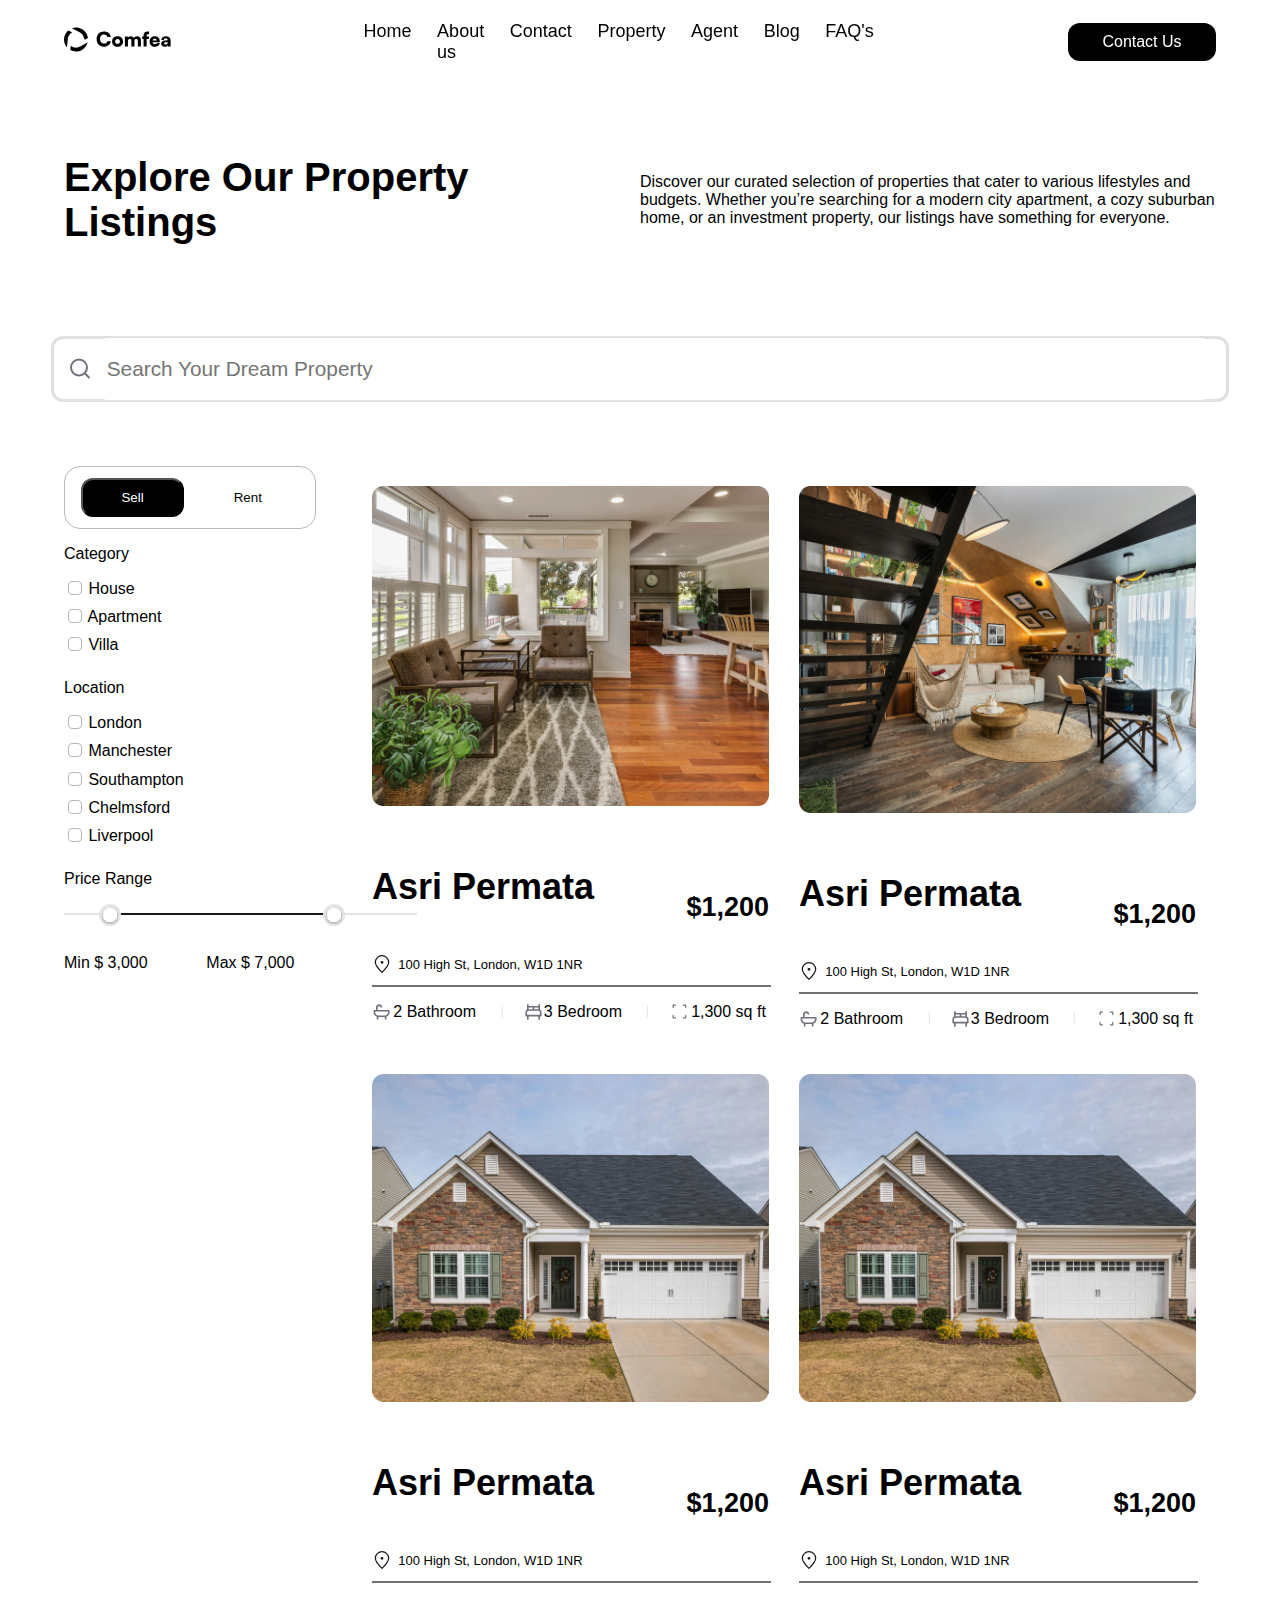
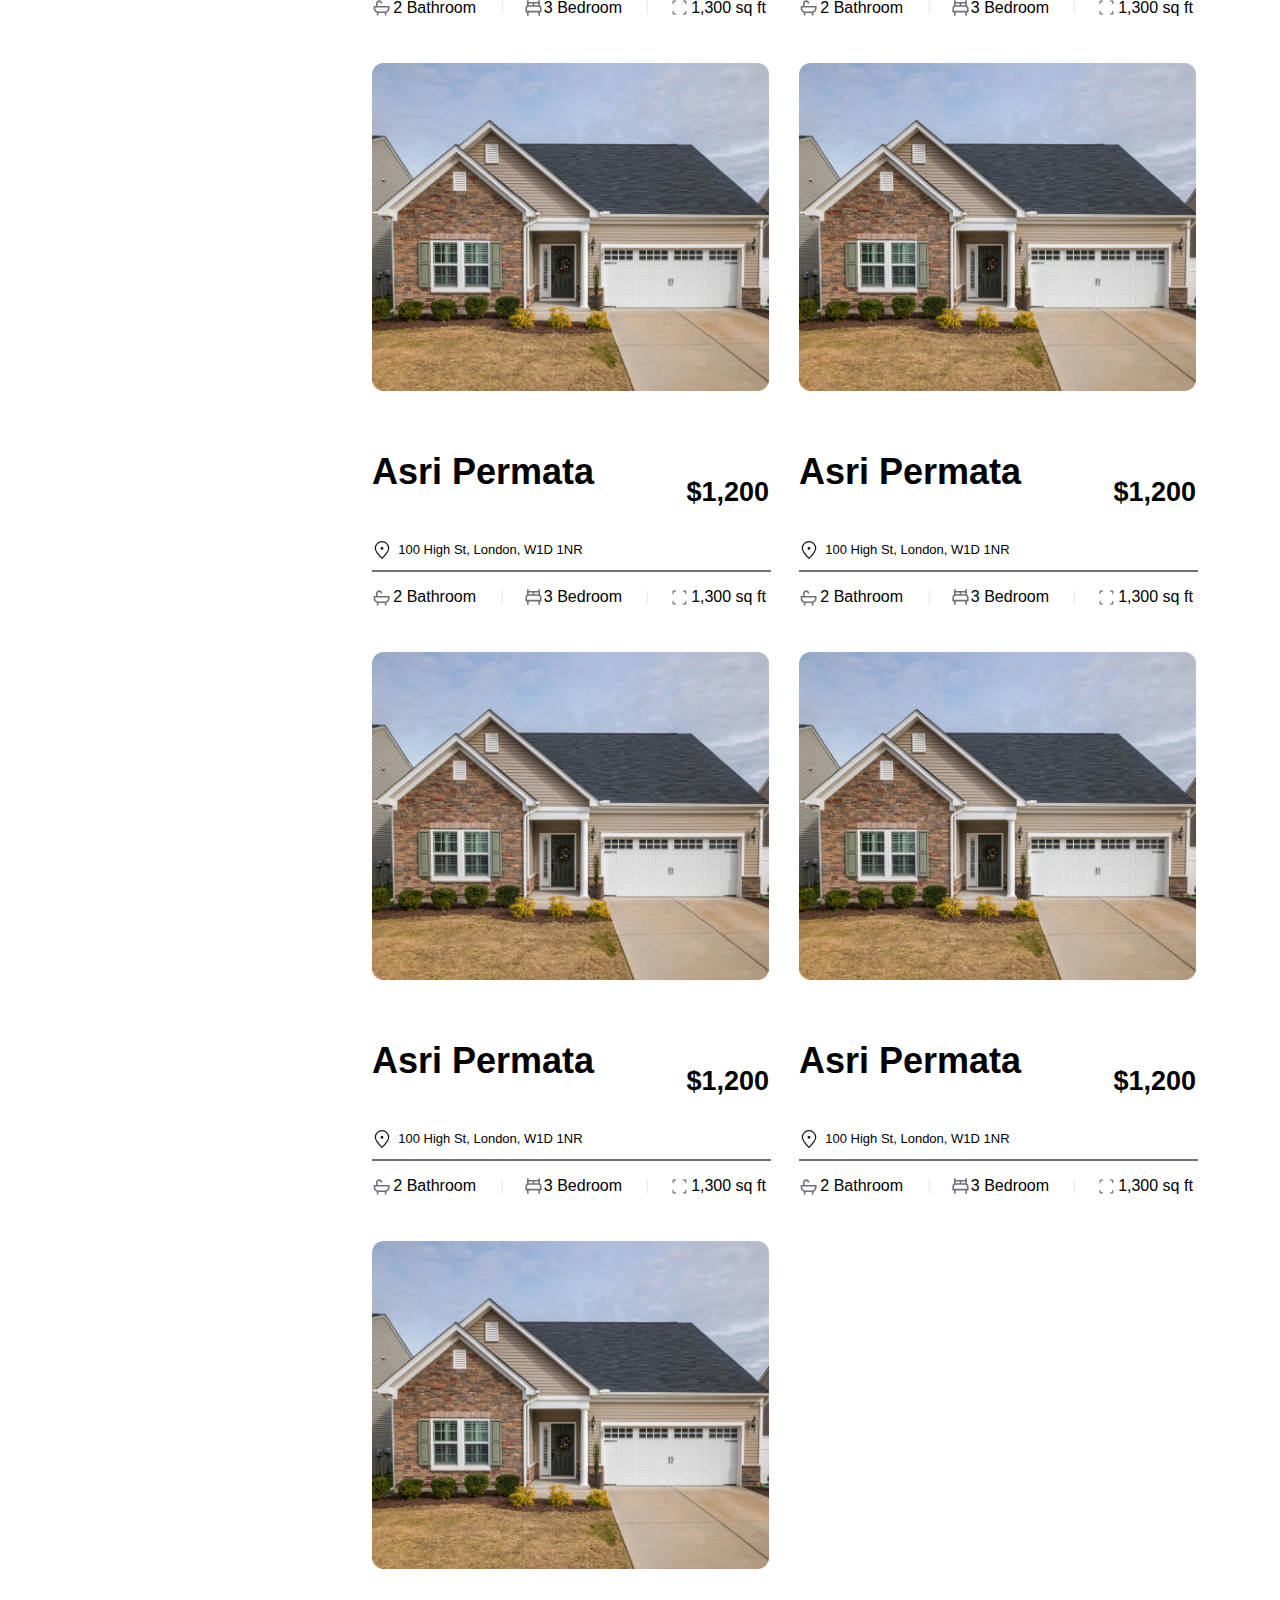
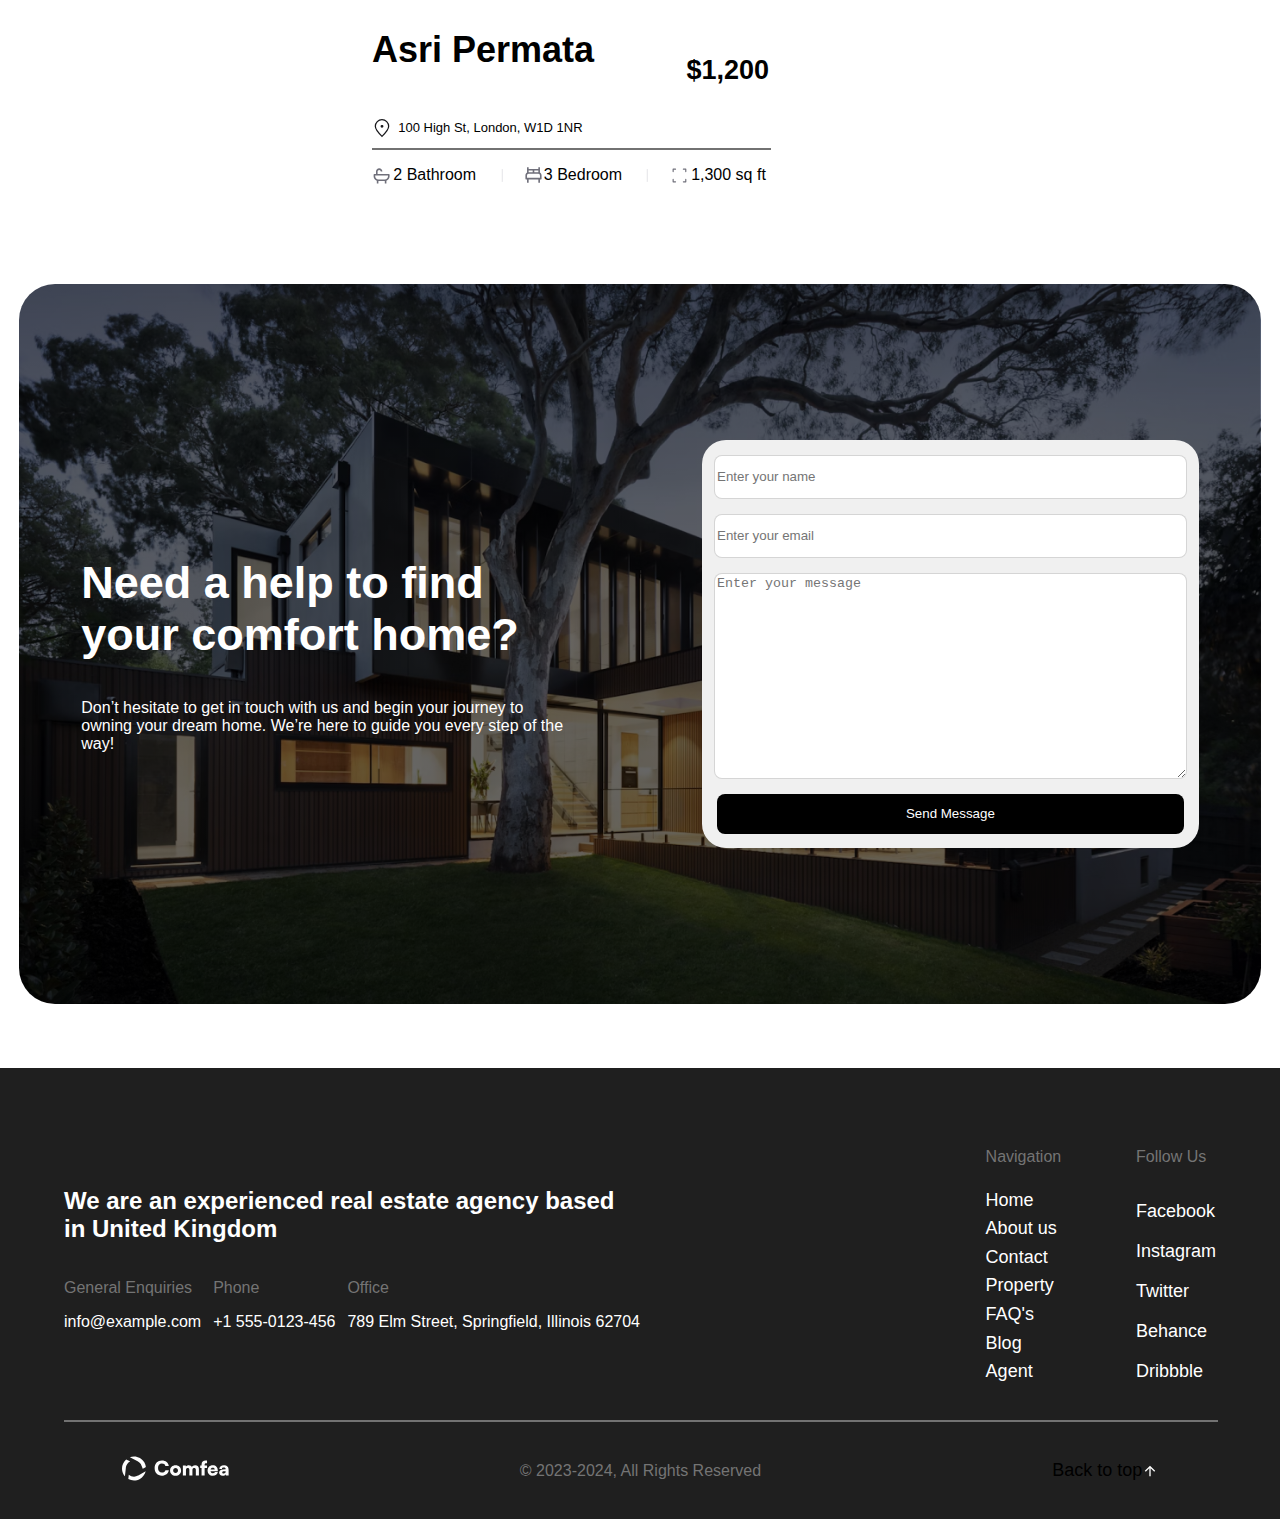
<file: property.html>
<!DOCTYPE html>
<html lang="en">
<head>
    <meta charset="UTF-8">
    <meta http-equiv="X-UA-Compatible" content="IE=edge">
    <meta name="viewport" content="width=device-width, initial-scale=1.0">
    <title>My Website</title>
    <link rel="stylesheet" href="property_style.css">
</head>
<body>
    <nav class="navbar">
        <a class="logo" href="index.html">
            <svg width="107" height="25" viewBox="0 0 107 25" fill="none" xmlns="http://www.w3.org/2000/svg">
            <path fill-rule="evenodd" clip-rule="evenodd" d="M23.9022 10.9546C23.7074 9.45798 23.2273 7.97282 22.4368 6.57931V6.58035C19.504 1.40833 13.3061 -0.750677 7.89972 1.22294L15.614 5.15872C16.869 5.77424 17.9782 6.71679 18.7999 7.94783L20.6755 12.5704C20.6755 12.5704 19.3186 13.5542 23.9022 10.9546ZM3.94063 11.0932V11.0973C3.88023 11.441 3.84168 11.7899 3.82606 12.1399L2.93139 20.3582C2.4221 19.7698 1.96282 19.122 1.56393 18.419C-1.31162 13.349 -0.0930824 7.07406 4.16348 3.41115L7.99409 5.36602L7.96282 5.38372C5.7507 6.63872 4.34679 8.7696 3.93957 11.0942L3.94063 11.0932ZM16.2845 19.4679L23.6717 15.278C22.927 18.4045 20.9357 21.2249 17.9196 22.936C14.1942 25.0492 9.81786 24.9513 6.30597 23.0621L6.77047 18.794C9.31169 20.9051 12.9923 21.3426 16.0365 19.6168C16.1199 19.5689 16.2022 19.52 16.2834 19.47L16.2845 19.4679Z" fill="#000000"/>
            <path d="M39.8423 19.74C35.4023 19.74 32.6223 16.8 32.6223 12.12C32.6223 7.5 35.5623 4.46 39.9823 4.46C43.6823 4.46 46.3423 6.58 46.8023 9.9H43.3823C42.9423 8.42 41.6823 7.58 39.9023 7.58C37.5023 7.58 36.0423 9.28 36.0423 12.1C36.0423 14.88 37.5223 16.62 39.9023 16.62C41.7223 16.62 43.0623 15.72 43.4623 14.26H46.8223C46.3023 17.56 43.5423 19.74 39.8423 19.74ZM48.0692 14.48C48.0692 11.32 50.3892 9.2 53.5892 9.2C56.7692 9.2 59.0892 11.32 59.0892 14.48C59.0892 17.64 56.7692 19.74 53.5892 19.74C50.3892 19.74 48.0692 17.64 48.0692 14.48ZM51.1692 14.46C51.1692 15.98 52.1492 16.98 53.5892 16.98C55.0092 16.98 55.9892 15.98 55.9892 14.46C55.9892 12.96 55.0092 11.96 53.5892 11.96C52.1492 11.96 51.1692 12.96 51.1692 14.46ZM63.9548 19.5H60.8748V9.5H63.7548L63.9548 10.54C64.4548 9.84 65.4348 9.18 66.8748 9.18C68.3748 9.18 69.3348 9.88 69.9148 10.94C70.4348 9.88 71.6148 9.18 73.0548 9.18C75.6348 9.18 76.9148 10.68 76.9148 12.96V19.5H73.8348V13.82C73.8348 12.56 73.1748 11.96 72.1948 11.96C71.3148 11.96 70.4348 12.44 70.4348 14.14V19.5H67.3548V13.82C67.3548 12.58 66.7148 11.98 65.7348 11.98C64.8548 11.98 63.9548 12.46 63.9548 14.14V19.5ZM78.177 9.5H79.557V8.7C79.557 5.72 81.117 4.42 83.657 4.42C84.077 4.42 84.557 4.46 85.037 4.54V7.18H84.177C82.917 7.18 82.637 7.84 82.637 8.7V9.5H85.037V12.06H82.637V19.5H79.557V12.06H78.177V9.5ZM90.7688 19.76C87.7488 19.76 85.5888 17.56 85.5888 14.48C85.5888 11.36 87.6888 9.18 90.7088 9.18C93.8488 9.18 95.8088 11.24 95.8088 14.5V15.28L88.5488 15.32C88.7288 16.64 89.4688 17.26 90.8288 17.26C91.9888 17.26 92.8088 16.84 93.0288 16.12H95.8488C95.4888 18.34 93.5088 19.76 90.7688 19.76ZM90.7288 11.68C89.5088 11.68 88.8288 12.22 88.5888 13.42H92.7488C92.7488 12.36 91.9688 11.68 90.7288 11.68ZM100.555 19.76C98.435 19.76 97.115 18.52 97.115 16.56C97.115 14.72 98.415 13.58 100.815 13.4L103.615 13.18V13.02C103.615 12.04 103.015 11.52 101.915 11.52C100.615 11.52 99.915 12.02 99.915 12.92H97.355C97.355 10.66 99.215 9.18 102.075 9.18C104.975 9.18 106.615 10.8 106.615 13.66V19.5H103.895L103.695 18.18C103.375 19.1 102.055 19.76 100.555 19.76ZM101.635 17.48C102.815 17.48 103.635 16.9 103.635 15.76V15.22L102.075 15.36C100.735 15.48 100.255 15.78 100.255 16.42C100.255 17.14 100.695 17.48 101.635 17.48Z" fill="#000000"/>
            </svg>
        </a>
        <div class="nav-links">
            <a class="btn" href="index.html">Home</a>
            <a class="btn" href="about.html">About us</a>
            <a class="btn" href="contact.html">Contact</a>
            <a class="btn" href="Property.html">Property</a>
            <a class="btn" href="Agent.html">Agent</a>
            <a class="btn" href="Blog.html">Blog</a>
            <a class="btn" href="FAQ.html">FAQ's</a>
        </div>
        
        <a class="contactBTN" href="contact.html" role="button">Contact Us</a>
    </nav>

    <section class="hero">
        <h1 class="heading">
            Explore Our Property Listings
        </h1>
        <p class="subheading">
            Discover our curated selection of properties that cater to various lifestyles and budgets. 
            Whether you’re searching for a modern city apartment, a cozy suburban home, or an investment 
            property, our listings have something for everyone.
        </p>
    </section>

    <section class="searching">
        <svg width="24" height="25" viewBox="0 0 24 25" fill="none" xmlns="http://www.w3.org/2000/svg">
            <path d="M11 19.5C15.4183 19.5 19 15.9183 19 11.5C19 7.08172 15.4183 3.5 11 3.5C6.58172 3.5 3 7.08172 3 11.5C3 15.9183 6.58172 19.5 11 19.5Z" stroke="#70707B" stroke-width="2" stroke-linecap="round" stroke-linejoin="round"/>
            <path d="M20.9999 21.4999L16.6499 17.1499" stroke="#70707B" stroke-width="2" stroke-linecap="round" stroke-linejoin="round"/>
            </svg>
            
        <input class="search-input" type="text" placeholder="Search Your Dream Property">
    </section>

    <section class="main-content">
        <div class="selection">
            <div class="btn-group">
                <button class="sell-btn">Sell</button>
                <button class="rent-btn">Rent</button>
            </div>
            <p class="filter-text">Category</p>
            <label class="radio-btn"><input type="radio" name="Category" value="House"> House</label>
            <label class="radio-btn"><input type="radio" name="Category" value="Apartment"> Apartment</label>
            <label class="radio-btn"><input type="radio" name="Category" value="Villa"> Villa</label>
            <p class="filter-text">Location</p>
            <label class="radio-btn"><input type="radio" name="Location" value="London"> London</label>
            <label class="radio-btn"><input type="radio" name="Location" value="Manchester"> Manchester</label>
            <label class="radio-btn"><input type="radio" name="Location" value="Southampton"> Southampton</label>
            <label class="radio-btn"><input type="radio" name="Location" value="Chelmsford"> Chelmsford</label>
            <label class="radio-btn"><input type="radio" name="Location" value="Liverpool"> Liverpool</label>
            <p class="filter-text">Price Range</p>

            <svg width="353" height="22" viewBox="0 0 353 22" fill="none" xmlns="http://www.w3.org/2000/svg">
                <line x1="-8.74228e-08" y1="10" x2="100" y2="9.99999" stroke="#E4E4E7" stroke-width="2"/>
                <line x1="253" y1="10" x2="353" y2="10" stroke="#E4E4E7" stroke-width="2"/>
                <line x1="56" y1="10" x2="261" y2="10" stroke="#18181B" stroke-width="2"/>
                <rect x="35" width="22" height="22" rx="11" fill="#E4E4E7"/>
                <g filter="url(#filter0_d_1_8737)">
                <circle cx="46" cy="11" r="7" fill="white"/>
                </g>
                <rect x="259" width="22" height="22" rx="11" fill="#E4E4E7"/>
                <g filter="url(#filter1_d_1_8737)">
                <circle cx="270" cy="11" r="7" fill="white"/>
                </g>
                <defs>
                <filter id="filter0_d_1_8737" x="37.5" y="3.5" width="17" height="17" filterUnits="userSpaceOnUse" color-interpolation-filters="sRGB">
                <feFlood flood-opacity="0" result="BackgroundImageFix"/>
                <feColorMatrix in="SourceAlpha" type="matrix" values="0 0 0 0 0 0 0 0 0 0 0 0 0 0 0 0 0 0 127 0" result="hardAlpha"/>
                <feMorphology radius="0.5" operator="dilate" in="SourceAlpha" result="effect1_dropShadow_1_8737"/>
                <feOffset dy="1"/>
                <feGaussianBlur stdDeviation="0.5"/>
                <feComposite in2="hardAlpha" operator="out"/>
                <feColorMatrix type="matrix" values="0 0 0 0 0 0 0 0 0 0 0 0 0 0 0 0 0 0 0.15 0"/>
                <feBlend mode="normal" in2="BackgroundImageFix" result="effect1_dropShadow_1_8737"/>
                <feBlend mode="normal" in="SourceGraphic" in2="effect1_dropShadow_1_8737" result="shape"/>
                </filter>
                <filter id="filter1_d_1_8737" x="261.5" y="3.5" width="17" height="17" filterUnits="userSpaceOnUse" color-interpolation-filters="sRGB">
                <feFlood flood-opacity="0" result="BackgroundImageFix"/>
                <feColorMatrix in="SourceAlpha" type="matrix" values="0 0 0 0 0 0 0 0 0 0 0 0 0 0 0 0 0 0 127 0" result="hardAlpha"/>
                <feMorphology radius="0.5" operator="dilate" in="SourceAlpha" result="effect1_dropShadow_1_8737"/>
                <feOffset dy="1"/>
                <feGaussianBlur stdDeviation="0.5"/>
                <feComposite in2="hardAlpha" operator="out"/>
                <feColorMatrix type="matrix" values="0 0 0 0 0 0 0 0 0 0 0 0 0 0 0 0 0 0 0.15 0"/>
                <feBlend mode="normal" in2="BackgroundImageFix" result="effect1_dropShadow_1_8737"/>
                <feBlend mode="normal" in="SourceGraphic" in2="effect1_dropShadow_1_8737" result="shape"/>
                </filter>
                </defs>
            </svg>

            <div class="price-range">
                <p class="price-text">Min $ 3,000</p>
                <p class="price-text">Max $ 7,000</p>
            </div>
                
        </div>

            <div class="Property-list">

                <div class="Property-card">
                    <img class="Property-image" src="images/Property1.png" alt="Property Image 1">
                    <div class="Property-details">
                        <div class="Property-name-price">
                            <div class="Property-title">
                                <p class="Property-name text">Asri Permata</h2>
                                <div class="Property-address">
                                        <svg width="20" height="20" viewBox="0 0 20 20" fill="none" xmlns="http://www.w3.org/2000/svg">
                                        <path d="M16.6663 8.33341C16.6663 12.0153 9.99967 18.3334 9.99967 18.3334C9.99967 18.3334 3.33301 12.0153 3.33301 8.33341C3.33301 4.65151 6.31777 1.66675 9.99967 1.66675C13.6816 1.66675 16.6663 4.65151 16.6663 8.33341Z" stroke="#18181B" stroke-width="1.25"/>
                                        <path d="M10.0003 9.16679C10.4606 9.16679 10.8337 8.79371 10.8337 8.33346C10.8337 7.87322 10.4606 7.50012 10.0003 7.50012C9.54008 7.50012 9.16699 7.87322 9.16699 8.33346C9.16699 8.79371 9.54008 9.16679 10.0003 9.16679Z" fill="#18181B" stroke="#18181B" stroke-width="1.25" stroke-linecap="round" stroke-linejoin="round"/>
                                        </svg>
                                    <p class="address text">100 High St, London, W1D 1NR</p>                                        
                                </div>
                            </div>

                            <p class="Property-price text">$1,200</p>

                        </div>
                        <div class="line"></div>

                        <div class="Property-capacity">
                            <div class="Property-capacity-item">
                                <svg width="24" height="25" viewBox="0 0 24 25" fill="none" xmlns="http://www.w3.org/2000/svg">
                                <path d="M21 10.5H7V7.5C7 6.397 7.897 5.5 9 5.5C10.103 5.5 11 6.397 11 7.5H13C13 5.294 11.206 3.5 9 3.5C6.794 3.5 5 5.294 5 7.5V10.5H3C2.73478 10.5 2.48043 10.6054 2.29289 10.7929C2.10536 10.9804 2 11.2348 2 11.5V13.5C2 16.106 3.674 18.323 6 19.15V22.5H8V19.5H16V22.5H18V19.15C20.326 18.323 22 16.106 22 13.5V11.5C22 11.2348 21.8946 10.9804 21.7071 10.7929C21.5196 10.6054 21.2652 10.5 21 10.5ZM20 13.5C20 15.706 18.206 17.5 16 17.5H8C5.794 17.5 4 15.706 4 13.5V12.5H20V13.5Z" fill="#70707B"/>
                                </svg>
                                <p class="capacity-text">2 Bathroom</p>
                            </div>

                            <svg width="2" height="13" viewBox="0 0 2 13" fill="none" xmlns="http://www.w3.org/2000/svg">
                            <path d="M1.25 0.5L1.25 12.5" stroke="#E4E4E7" stroke-linecap="round"/>
                            </svg>

                            <div class="Property-capacity-item">
                                <svg width="21" height="20" viewBox="0 0 21 20" fill="none" xmlns="http://www.w3.org/2000/svg">
                                <path d="M18.5 7.057V0.5H16.5V2.5H4.5V0.5H2.5V7.057C1.31 7.75 0.5 9.025 0.5 10.5V14.5C0.5 14.7652 0.605357 15.0196 0.792893 15.2071C0.98043 15.3946 1.23478 15.5 1.5 15.5H2.5V19.5H4.5V15.5H16.5V19.5H18.5V15.5H19.5C19.7652 15.5 20.0196 15.3946 20.2071 15.2071C20.3946 15.0196 20.5 14.7652 20.5 14.5V10.5C20.5 9.025 19.689 7.75 18.5 7.057ZM16.5 4.5V6.5H11.5V4.5H16.5ZM4.5 4.5H9.5V6.5H4.5V4.5ZM18.5 13.5H2.5V10.5C2.5 9.397 3.397 8.5 4.5 8.5H16.5C17.603 8.5 18.5 9.397 18.5 10.5V13.5Z" fill="#70707B"/>
                                </svg>
                                    
                                <p class="capacity-text">3  Bedroom</p>
                            </div>

                            <svg width="2" height="13" viewBox="0 0 2 13" fill="none" xmlns="http://www.w3.org/2000/svg">
                            <path d="M1.25 0.5L1.25 12.5" stroke="#E4E4E7" stroke-linecap="round"/>
                            </svg>

                            <div class="Property-capacity-item">
                                <svg width="24" height="25" viewBox="0 0 24 25" fill="none" xmlns="http://www.w3.org/2000/svg">
                                <path d="M7 4.5H4V7.5" stroke="#70707B" stroke-width="1.5" stroke-linecap="round" stroke-linejoin="round"/>
                                <path d="M17 4.5H20V7.5" stroke="#70707B" stroke-width="1.5" stroke-linecap="round" stroke-linejoin="round"/>
                                <path d="M7 20.5H4V17.5" stroke="#70707B" stroke-width="1.5" stroke-linecap="round" stroke-linejoin="round"/>
                                <path d="M17 20.5H20V17.5" stroke="#70707B" stroke-width="1.5" stroke-linecap="round" stroke-linejoin="round"/>
                                </svg>
                                <p class="capacity-text">1,300 sq ft</p>
                            </div>
                                
                        </div>
                            
                    </div>
                </div>

                <div class="Property-card">
                    <img class="Property-image" src="images/Property2.png" alt="Property Image 1">
                    <div class="Property-details">
                        <div class="Property-name-price">
                            <div class="Property-title">
                                <p class="Property-name text">Asri Permata</h2>
                                <div class="Property-address">
                                        <svg width="20" height="20" viewBox="0 0 20 20" fill="none" xmlns="http://www.w3.org/2000/svg">
                                        <path d="M16.6663 8.33341C16.6663 12.0153 9.99967 18.3334 9.99967 18.3334C9.99967 18.3334 3.33301 12.0153 3.33301 8.33341C3.33301 4.65151 6.31777 1.66675 9.99967 1.66675C13.6816 1.66675 16.6663 4.65151 16.6663 8.33341Z" stroke="#18181B" stroke-width="1.25"/>
                                        <path d="M10.0003 9.16679C10.4606 9.16679 10.8337 8.79371 10.8337 8.33346C10.8337 7.87322 10.4606 7.50012 10.0003 7.50012C9.54008 7.50012 9.16699 7.87322 9.16699 8.33346C9.16699 8.79371 9.54008 9.16679 10.0003 9.16679Z" fill="#18181B" stroke="#18181B" stroke-width="1.25" stroke-linecap="round" stroke-linejoin="round"/>
                                        </svg>
                                    <p class="address text">100 High St, London, W1D 1NR</p>                                        
                                </div>
                            </div>

                            <p class="Property-price text">$1,200</p>

                        </div>
                        <div class="line"></div>

                        <div class="Property-capacity">
                            <div class="Property-capacity-item">
                                <svg width="24" height="25" viewBox="0 0 24 25" fill="none" xmlns="http://www.w3.org/2000/svg">
                                <path d="M21 10.5H7V7.5C7 6.397 7.897 5.5 9 5.5C10.103 5.5 11 6.397 11 7.5H13C13 5.294 11.206 3.5 9 3.5C6.794 3.5 5 5.294 5 7.5V10.5H3C2.73478 10.5 2.48043 10.6054 2.29289 10.7929C2.10536 10.9804 2 11.2348 2 11.5V13.5C2 16.106 3.674 18.323 6 19.15V22.5H8V19.5H16V22.5H18V19.15C20.326 18.323 22 16.106 22 13.5V11.5C22 11.2348 21.8946 10.9804 21.7071 10.7929C21.5196 10.6054 21.2652 10.5 21 10.5ZM20 13.5C20 15.706 18.206 17.5 16 17.5H8C5.794 17.5 4 15.706 4 13.5V12.5H20V13.5Z" fill="#70707B"/>
                                </svg>
                                <p class="capacity-text">2 Bathroom</p>
                            </div>

                            <svg width="2" height="13" viewBox="0 0 2 13" fill="none" xmlns="http://www.w3.org/2000/svg">
                            <path d="M1.25 0.5L1.25 12.5" stroke="#E4E4E7" stroke-linecap="round"/>
                            </svg>

                            <div class="Property-capacity-item">
                                <svg width="21" height="20" viewBox="0 0 21 20" fill="none" xmlns="http://www.w3.org/2000/svg">
                                <path d="M18.5 7.057V0.5H16.5V2.5H4.5V0.5H2.5V7.057C1.31 7.75 0.5 9.025 0.5 10.5V14.5C0.5 14.7652 0.605357 15.0196 0.792893 15.2071C0.98043 15.3946 1.23478 15.5 1.5 15.5H2.5V19.5H4.5V15.5H16.5V19.5H18.5V15.5H19.5C19.7652 15.5 20.0196 15.3946 20.2071 15.2071C20.3946 15.0196 20.5 14.7652 20.5 14.5V10.5C20.5 9.025 19.689 7.75 18.5 7.057ZM16.5 4.5V6.5H11.5V4.5H16.5ZM4.5 4.5H9.5V6.5H4.5V4.5ZM18.5 13.5H2.5V10.5C2.5 9.397 3.397 8.5 4.5 8.5H16.5C17.603 8.5 18.5 9.397 18.5 10.5V13.5Z" fill="#70707B"/>
                                </svg>
                                    
                                <p class="capacity-text">3  Bedroom</p>
                            </div>

                            <svg width="2" height="13" viewBox="0 0 2 13" fill="none" xmlns="http://www.w3.org/2000/svg">
                            <path d="M1.25 0.5L1.25 12.5" stroke="#E4E4E7" stroke-linecap="round"/>
                            </svg>

                            <div class="Property-capacity-item">
                                <svg width="24" height="25" viewBox="0 0 24 25" fill="none" xmlns="http://www.w3.org/2000/svg">
                                <path d="M7 4.5H4V7.5" stroke="#70707B" stroke-width="1.5" stroke-linecap="round" stroke-linejoin="round"/>
                                <path d="M17 4.5H20V7.5" stroke="#70707B" stroke-width="1.5" stroke-linecap="round" stroke-linejoin="round"/>
                                <path d="M7 20.5H4V17.5" stroke="#70707B" stroke-width="1.5" stroke-linecap="round" stroke-linejoin="round"/>
                                <path d="M17 20.5H20V17.5" stroke="#70707B" stroke-width="1.5" stroke-linecap="round" stroke-linejoin="round"/>
                                </svg>
                                <p class="capacity-text">1,300 sq ft</p>
                            </div>
                                
                        </div>
                            
                    </div>
                </div>

                <div class="Property-card">
                    <img class="Property-image" src="images/Property3.png" alt="Property Image 1">
                    <div class="Property-details">
                        <div class="Property-name-price">
                            <div class="Property-title">
                                <p class="Property-name text">Asri Permata</h2>
                                <div class="Property-address">
                                        <svg width="20" height="20" viewBox="0 0 20 20" fill="none" xmlns="http://www.w3.org/2000/svg">
                                        <path d="M16.6663 8.33341C16.6663 12.0153 9.99967 18.3334 9.99967 18.3334C9.99967 18.3334 3.33301 12.0153 3.33301 8.33341C3.33301 4.65151 6.31777 1.66675 9.99967 1.66675C13.6816 1.66675 16.6663 4.65151 16.6663 8.33341Z" stroke="#18181B" stroke-width="1.25"/>
                                        <path d="M10.0003 9.16679C10.4606 9.16679 10.8337 8.79371 10.8337 8.33346C10.8337 7.87322 10.4606 7.50012 10.0003 7.50012C9.54008 7.50012 9.16699 7.87322 9.16699 8.33346C9.16699 8.79371 9.54008 9.16679 10.0003 9.16679Z" fill="#18181B" stroke="#18181B" stroke-width="1.25" stroke-linecap="round" stroke-linejoin="round"/>
                                        </svg>
                                    <p class="address text">100 High St, London, W1D 1NR</p>                                        
                                </div>
                            </div>

                            <p class="Property-price text">$1,200</p>

                        </div>
                        <div class="line"></div>

                        <div class="Property-capacity">
                            <div class="Property-capacity-item">
                                <svg width="24" height="25" viewBox="0 0 24 25" fill="none" xmlns="http://www.w3.org/2000/svg">
                                <path d="M21 10.5H7V7.5C7 6.397 7.897 5.5 9 5.5C10.103 5.5 11 6.397 11 7.5H13C13 5.294 11.206 3.5 9 3.5C6.794 3.5 5 5.294 5 7.5V10.5H3C2.73478 10.5 2.48043 10.6054 2.29289 10.7929C2.10536 10.9804 2 11.2348 2 11.5V13.5C2 16.106 3.674 18.323 6 19.15V22.5H8V19.5H16V22.5H18V19.15C20.326 18.323 22 16.106 22 13.5V11.5C22 11.2348 21.8946 10.9804 21.7071 10.7929C21.5196 10.6054 21.2652 10.5 21 10.5ZM20 13.5C20 15.706 18.206 17.5 16 17.5H8C5.794 17.5 4 15.706 4 13.5V12.5H20V13.5Z" fill="#70707B"/>
                                </svg>
                                <p class="capacity-text">2 Bathroom</p>
                            </div>

                            <svg width="2" height="13" viewBox="0 0 2 13" fill="none" xmlns="http://www.w3.org/2000/svg">
                            <path d="M1.25 0.5L1.25 12.5" stroke="#E4E4E7" stroke-linecap="round"/>
                            </svg>

                            <div class="Property-capacity-item">
                                <svg width="21" height="20" viewBox="0 0 21 20" fill="none" xmlns="http://www.w3.org/2000/svg">
                                <path d="M18.5 7.057V0.5H16.5V2.5H4.5V0.5H2.5V7.057C1.31 7.75 0.5 9.025 0.5 10.5V14.5C0.5 14.7652 0.605357 15.0196 0.792893 15.2071C0.98043 15.3946 1.23478 15.5 1.5 15.5H2.5V19.5H4.5V15.5H16.5V19.5H18.5V15.5H19.5C19.7652 15.5 20.0196 15.3946 20.2071 15.2071C20.3946 15.0196 20.5 14.7652 20.5 14.5V10.5C20.5 9.025 19.689 7.75 18.5 7.057ZM16.5 4.5V6.5H11.5V4.5H16.5ZM4.5 4.5H9.5V6.5H4.5V4.5ZM18.5 13.5H2.5V10.5C2.5 9.397 3.397 8.5 4.5 8.5H16.5C17.603 8.5 18.5 9.397 18.5 10.5V13.5Z" fill="#70707B"/>
                                </svg>
                                    
                                <p class="capacity-text">3  Bedroom</p>
                            </div>

                            <svg width="2" height="13" viewBox="0 0 2 13" fill="none" xmlns="http://www.w3.org/2000/svg">
                            <path d="M1.25 0.5L1.25 12.5" stroke="#E4E4E7" stroke-linecap="round"/>
                            </svg>

                            <div class="Property-capacity-item">
                                <svg width="24" height="25" viewBox="0 0 24 25" fill="none" xmlns="http://www.w3.org/2000/svg">
                                <path d="M7 4.5H4V7.5" stroke="#70707B" stroke-width="1.5" stroke-linecap="round" stroke-linejoin="round"/>
                                <path d="M17 4.5H20V7.5" stroke="#70707B" stroke-width="1.5" stroke-linecap="round" stroke-linejoin="round"/>
                                <path d="M7 20.5H4V17.5" stroke="#70707B" stroke-width="1.5" stroke-linecap="round" stroke-linejoin="round"/>
                                <path d="M17 20.5H20V17.5" stroke="#70707B" stroke-width="1.5" stroke-linecap="round" stroke-linejoin="round"/>
                                </svg>
                                <p class="capacity-text">1,300 sq ft</p>
                            </div>
                                
                        </div>
                            
                    </div>
                </div>
                
                <div class="Property-card">
                    <img class="Property-image" src="images/Property3.png" alt="Property Image 1">
                    <div class="Property-details">
                        <div class="Property-name-price">
                            <div class="Property-title">
                                <p class="Property-name text">Asri Permata</h2>
                                <div class="Property-address">
                                        <svg width="20" height="20" viewBox="0 0 20 20" fill="none" xmlns="http://www.w3.org/2000/svg">
                                        <path d="M16.6663 8.33341C16.6663 12.0153 9.99967 18.3334 9.99967 18.3334C9.99967 18.3334 3.33301 12.0153 3.33301 8.33341C3.33301 4.65151 6.31777 1.66675 9.99967 1.66675C13.6816 1.66675 16.6663 4.65151 16.6663 8.33341Z" stroke="#18181B" stroke-width="1.25"/>
                                        <path d="M10.0003 9.16679C10.4606 9.16679 10.8337 8.79371 10.8337 8.33346C10.8337 7.87322 10.4606 7.50012 10.0003 7.50012C9.54008 7.50012 9.16699 7.87322 9.16699 8.33346C9.16699 8.79371 9.54008 9.16679 10.0003 9.16679Z" fill="#18181B" stroke="#18181B" stroke-width="1.25" stroke-linecap="round" stroke-linejoin="round"/>
                                        </svg>
                                    <p class="address text">100 High St, London, W1D 1NR</p>                                        
                                </div>
                            </div>

                            <p class="Property-price text">$1,200</p>

                        </div>
                        <div class="line"></div>

                        <div class="Property-capacity">
                            <div class="Property-capacity-item">
                                <svg width="24" height="25" viewBox="0 0 24 25" fill="none" xmlns="http://www.w3.org/2000/svg">
                                <path d="M21 10.5H7V7.5C7 6.397 7.897 5.5 9 5.5C10.103 5.5 11 6.397 11 7.5H13C13 5.294 11.206 3.5 9 3.5C6.794 3.5 5 5.294 5 7.5V10.5H3C2.73478 10.5 2.48043 10.6054 2.29289 10.7929C2.10536 10.9804 2 11.2348 2 11.5V13.5C2 16.106 3.674 18.323 6 19.15V22.5H8V19.5H16V22.5H18V19.15C20.326 18.323 22 16.106 22 13.5V11.5C22 11.2348 21.8946 10.9804 21.7071 10.7929C21.5196 10.6054 21.2652 10.5 21 10.5ZM20 13.5C20 15.706 18.206 17.5 16 17.5H8C5.794 17.5 4 15.706 4 13.5V12.5H20V13.5Z" fill="#70707B"/>
                                </svg>
                                <p class="capacity-text">2 Bathroom</p>
                            </div>

                            <svg width="2" height="13" viewBox="0 0 2 13" fill="none" xmlns="http://www.w3.org/2000/svg">
                            <path d="M1.25 0.5L1.25 12.5" stroke="#E4E4E7" stroke-linecap="round"/>
                            </svg>

                            <div class="Property-capacity-item">
                                <svg width="21" height="20" viewBox="0 0 21 20" fill="none" xmlns="http://www.w3.org/2000/svg">
                                <path d="M18.5 7.057V0.5H16.5V2.5H4.5V0.5H2.5V7.057C1.31 7.75 0.5 9.025 0.5 10.5V14.5C0.5 14.7652 0.605357 15.0196 0.792893 15.2071C0.98043 15.3946 1.23478 15.5 1.5 15.5H2.5V19.5H4.5V15.5H16.5V19.5H18.5V15.5H19.5C19.7652 15.5 20.0196 15.3946 20.2071 15.2071C20.3946 15.0196 20.5 14.7652 20.5 14.5V10.5C20.5 9.025 19.689 7.75 18.5 7.057ZM16.5 4.5V6.5H11.5V4.5H16.5ZM4.5 4.5H9.5V6.5H4.5V4.5ZM18.5 13.5H2.5V10.5C2.5 9.397 3.397 8.5 4.5 8.5H16.5C17.603 8.5 18.5 9.397 18.5 10.5V13.5Z" fill="#70707B"/>
                                </svg>
                                    
                                <p class="capacity-text">3  Bedroom</p>
                            </div>

                            <svg width="2" height="13" viewBox="0 0 2 13" fill="none" xmlns="http://www.w3.org/2000/svg">
                            <path d="M1.25 0.5L1.25 12.5" stroke="#E4E4E7" stroke-linecap="round"/>
                            </svg>

                            <div class="Property-capacity-item">
                                <svg width="24" height="25" viewBox="0 0 24 25" fill="none" xmlns="http://www.w3.org/2000/svg">
                                <path d="M7 4.5H4V7.5" stroke="#70707B" stroke-width="1.5" stroke-linecap="round" stroke-linejoin="round"/>
                                <path d="M17 4.5H20V7.5" stroke="#70707B" stroke-width="1.5" stroke-linecap="round" stroke-linejoin="round"/>
                                <path d="M7 20.5H4V17.5" stroke="#70707B" stroke-width="1.5" stroke-linecap="round" stroke-linejoin="round"/>
                                <path d="M17 20.5H20V17.5" stroke="#70707B" stroke-width="1.5" stroke-linecap="round" stroke-linejoin="round"/>
                                </svg>
                                <p class="capacity-text">1,300 sq ft</p>
                            </div>
                                
                        </div>
                            
                    </div>
                </div>

                <div class="Property-card">
                    <img class="Property-image" src="images/Property3.png" alt="Property Image 1">
                    <div class="Property-details">
                        <div class="Property-name-price">
                            <div class="Property-title">
                                <p class="Property-name text">Asri Permata</h2>
                                <div class="Property-address">
                                        <svg width="20" height="20" viewBox="0 0 20 20" fill="none" xmlns="http://www.w3.org/2000/svg">
                                        <path d="M16.6663 8.33341C16.6663 12.0153 9.99967 18.3334 9.99967 18.3334C9.99967 18.3334 3.33301 12.0153 3.33301 8.33341C3.33301 4.65151 6.31777 1.66675 9.99967 1.66675C13.6816 1.66675 16.6663 4.65151 16.6663 8.33341Z" stroke="#18181B" stroke-width="1.25"/>
                                        <path d="M10.0003 9.16679C10.4606 9.16679 10.8337 8.79371 10.8337 8.33346C10.8337 7.87322 10.4606 7.50012 10.0003 7.50012C9.54008 7.50012 9.16699 7.87322 9.16699 8.33346C9.16699 8.79371 9.54008 9.16679 10.0003 9.16679Z" fill="#18181B" stroke="#18181B" stroke-width="1.25" stroke-linecap="round" stroke-linejoin="round"/>
                                        </svg>
                                    <p class="address text">100 High St, London, W1D 1NR</p>                                        
                                </div>
                            </div>

                            <p class="Property-price text">$1,200</p>

                        </div>
                        <div class="line"></div>

                        <div class="Property-capacity">
                            <div class="Property-capacity-item">
                                <svg width="24" height="25" viewBox="0 0 24 25" fill="none" xmlns="http://www.w3.org/2000/svg">
                                <path d="M21 10.5H7V7.5C7 6.397 7.897 5.5 9 5.5C10.103 5.5 11 6.397 11 7.5H13C13 5.294 11.206 3.5 9 3.5C6.794 3.5 5 5.294 5 7.5V10.5H3C2.73478 10.5 2.48043 10.6054 2.29289 10.7929C2.10536 10.9804 2 11.2348 2 11.5V13.5C2 16.106 3.674 18.323 6 19.15V22.5H8V19.5H16V22.5H18V19.15C20.326 18.323 22 16.106 22 13.5V11.5C22 11.2348 21.8946 10.9804 21.7071 10.7929C21.5196 10.6054 21.2652 10.5 21 10.5ZM20 13.5C20 15.706 18.206 17.5 16 17.5H8C5.794 17.5 4 15.706 4 13.5V12.5H20V13.5Z" fill="#70707B"/>
                                </svg>
                                <p class="capacity-text">2 Bathroom</p>
                            </div>

                            <svg width="2" height="13" viewBox="0 0 2 13" fill="none" xmlns="http://www.w3.org/2000/svg">
                            <path d="M1.25 0.5L1.25 12.5" stroke="#E4E4E7" stroke-linecap="round"/>
                            </svg>

                            <div class="Property-capacity-item">
                                <svg width="21" height="20" viewBox="0 0 21 20" fill="none" xmlns="http://www.w3.org/2000/svg">
                                <path d="M18.5 7.057V0.5H16.5V2.5H4.5V0.5H2.5V7.057C1.31 7.75 0.5 9.025 0.5 10.5V14.5C0.5 14.7652 0.605357 15.0196 0.792893 15.2071C0.98043 15.3946 1.23478 15.5 1.5 15.5H2.5V19.5H4.5V15.5H16.5V19.5H18.5V15.5H19.5C19.7652 15.5 20.0196 15.3946 20.2071 15.2071C20.3946 15.0196 20.5 14.7652 20.5 14.5V10.5C20.5 9.025 19.689 7.75 18.5 7.057ZM16.5 4.5V6.5H11.5V4.5H16.5ZM4.5 4.5H9.5V6.5H4.5V4.5ZM18.5 13.5H2.5V10.5C2.5 9.397 3.397 8.5 4.5 8.5H16.5C17.603 8.5 18.5 9.397 18.5 10.5V13.5Z" fill="#70707B"/>
                                </svg>
                                    
                                <p class="capacity-text">3  Bedroom</p>
                            </div>

                            <svg width="2" height="13" viewBox="0 0 2 13" fill="none" xmlns="http://www.w3.org/2000/svg">
                            <path d="M1.25 0.5L1.25 12.5" stroke="#E4E4E7" stroke-linecap="round"/>
                            </svg>

                            <div class="Property-capacity-item">
                                <svg width="24" height="25" viewBox="0 0 24 25" fill="none" xmlns="http://www.w3.org/2000/svg">
                                <path d="M7 4.5H4V7.5" stroke="#70707B" stroke-width="1.5" stroke-linecap="round" stroke-linejoin="round"/>
                                <path d="M17 4.5H20V7.5" stroke="#70707B" stroke-width="1.5" stroke-linecap="round" stroke-linejoin="round"/>
                                <path d="M7 20.5H4V17.5" stroke="#70707B" stroke-width="1.5" stroke-linecap="round" stroke-linejoin="round"/>
                                <path d="M17 20.5H20V17.5" stroke="#70707B" stroke-width="1.5" stroke-linecap="round" stroke-linejoin="round"/>
                                </svg>
                                <p class="capacity-text">1,300 sq ft</p>
                            </div>
                                
                        </div>
                            
                    </div>
                </div>

                <div class="Property-card">
                    <img class="Property-image" src="images/Property3.png" alt="Property Image 1">
                    <div class="Property-details">
                        <div class="Property-name-price">
                            <div class="Property-title">
                                <p class="Property-name text">Asri Permata</h2>
                                <div class="Property-address">
                                        <svg width="20" height="20" viewBox="0 0 20 20" fill="none" xmlns="http://www.w3.org/2000/svg">
                                        <path d="M16.6663 8.33341C16.6663 12.0153 9.99967 18.3334 9.99967 18.3334C9.99967 18.3334 3.33301 12.0153 3.33301 8.33341C3.33301 4.65151 6.31777 1.66675 9.99967 1.66675C13.6816 1.66675 16.6663 4.65151 16.6663 8.33341Z" stroke="#18181B" stroke-width="1.25"/>
                                        <path d="M10.0003 9.16679C10.4606 9.16679 10.8337 8.79371 10.8337 8.33346C10.8337 7.87322 10.4606 7.50012 10.0003 7.50012C9.54008 7.50012 9.16699 7.87322 9.16699 8.33346C9.16699 8.79371 9.54008 9.16679 10.0003 9.16679Z" fill="#18181B" stroke="#18181B" stroke-width="1.25" stroke-linecap="round" stroke-linejoin="round"/>
                                        </svg>
                                    <p class="address text">100 High St, London, W1D 1NR</p>                                        
                                </div>
                            </div>

                            <p class="Property-price text">$1,200</p>

                        </div>
                        <div class="line"></div>

                        <div class="Property-capacity">
                            <div class="Property-capacity-item">
                                <svg width="24" height="25" viewBox="0 0 24 25" fill="none" xmlns="http://www.w3.org/2000/svg">
                                <path d="M21 10.5H7V7.5C7 6.397 7.897 5.5 9 5.5C10.103 5.5 11 6.397 11 7.5H13C13 5.294 11.206 3.5 9 3.5C6.794 3.5 5 5.294 5 7.5V10.5H3C2.73478 10.5 2.48043 10.6054 2.29289 10.7929C2.10536 10.9804 2 11.2348 2 11.5V13.5C2 16.106 3.674 18.323 6 19.15V22.5H8V19.5H16V22.5H18V19.15C20.326 18.323 22 16.106 22 13.5V11.5C22 11.2348 21.8946 10.9804 21.7071 10.7929C21.5196 10.6054 21.2652 10.5 21 10.5ZM20 13.5C20 15.706 18.206 17.5 16 17.5H8C5.794 17.5 4 15.706 4 13.5V12.5H20V13.5Z" fill="#70707B"/>
                                </svg>
                                <p class="capacity-text">2 Bathroom</p>
                            </div>

                            <svg width="2" height="13" viewBox="0 0 2 13" fill="none" xmlns="http://www.w3.org/2000/svg">
                            <path d="M1.25 0.5L1.25 12.5" stroke="#E4E4E7" stroke-linecap="round"/>
                            </svg>

                            <div class="Property-capacity-item">
                                <svg width="21" height="20" viewBox="0 0 21 20" fill="none" xmlns="http://www.w3.org/2000/svg">
                                <path d="M18.5 7.057V0.5H16.5V2.5H4.5V0.5H2.5V7.057C1.31 7.75 0.5 9.025 0.5 10.5V14.5C0.5 14.7652 0.605357 15.0196 0.792893 15.2071C0.98043 15.3946 1.23478 15.5 1.5 15.5H2.5V19.5H4.5V15.5H16.5V19.5H18.5V15.5H19.5C19.7652 15.5 20.0196 15.3946 20.2071 15.2071C20.3946 15.0196 20.5 14.7652 20.5 14.5V10.5C20.5 9.025 19.689 7.75 18.5 7.057ZM16.5 4.5V6.5H11.5V4.5H16.5ZM4.5 4.5H9.5V6.5H4.5V4.5ZM18.5 13.5H2.5V10.5C2.5 9.397 3.397 8.5 4.5 8.5H16.5C17.603 8.5 18.5 9.397 18.5 10.5V13.5Z" fill="#70707B"/>
                                </svg>
                                    
                                <p class="capacity-text">3  Bedroom</p>
                            </div>

                            <svg width="2" height="13" viewBox="0 0 2 13" fill="none" xmlns="http://www.w3.org/2000/svg">
                            <path d="M1.25 0.5L1.25 12.5" stroke="#E4E4E7" stroke-linecap="round"/>
                            </svg>

                            <div class="Property-capacity-item">
                                <svg width="24" height="25" viewBox="0 0 24 25" fill="none" xmlns="http://www.w3.org/2000/svg">
                                <path d="M7 4.5H4V7.5" stroke="#70707B" stroke-width="1.5" stroke-linecap="round" stroke-linejoin="round"/>
                                <path d="M17 4.5H20V7.5" stroke="#70707B" stroke-width="1.5" stroke-linecap="round" stroke-linejoin="round"/>
                                <path d="M7 20.5H4V17.5" stroke="#70707B" stroke-width="1.5" stroke-linecap="round" stroke-linejoin="round"/>
                                <path d="M17 20.5H20V17.5" stroke="#70707B" stroke-width="1.5" stroke-linecap="round" stroke-linejoin="round"/>
                                </svg>
                                <p class="capacity-text">1,300 sq ft</p>
                            </div>
                                
                        </div>
                            
                    </div>
                </div>

                <div class="Property-card">
                    <img class="Property-image" src="images/Property3.png" alt="Property Image 1">
                    <div class="Property-details">
                        <div class="Property-name-price">
                            <div class="Property-title">
                                <p class="Property-name text">Asri Permata</h2>
                                <div class="Property-address">
                                        <svg width="20" height="20" viewBox="0 0 20 20" fill="none" xmlns="http://www.w3.org/2000/svg">
                                        <path d="M16.6663 8.33341C16.6663 12.0153 9.99967 18.3334 9.99967 18.3334C9.99967 18.3334 3.33301 12.0153 3.33301 8.33341C3.33301 4.65151 6.31777 1.66675 9.99967 1.66675C13.6816 1.66675 16.6663 4.65151 16.6663 8.33341Z" stroke="#18181B" stroke-width="1.25"/>
                                        <path d="M10.0003 9.16679C10.4606 9.16679 10.8337 8.79371 10.8337 8.33346C10.8337 7.87322 10.4606 7.50012 10.0003 7.50012C9.54008 7.50012 9.16699 7.87322 9.16699 8.33346C9.16699 8.79371 9.54008 9.16679 10.0003 9.16679Z" fill="#18181B" stroke="#18181B" stroke-width="1.25" stroke-linecap="round" stroke-linejoin="round"/>
                                        </svg>
                                    <p class="address text">100 High St, London, W1D 1NR</p>                                        
                                </div>
                            </div>

                            <p class="Property-price text">$1,200</p>

                        </div>
                        <div class="line"></div>

                        <div class="Property-capacity">
                            <div class="Property-capacity-item">
                                <svg width="24" height="25" viewBox="0 0 24 25" fill="none" xmlns="http://www.w3.org/2000/svg">
                                <path d="M21 10.5H7V7.5C7 6.397 7.897 5.5 9 5.5C10.103 5.5 11 6.397 11 7.5H13C13 5.294 11.206 3.5 9 3.5C6.794 3.5 5 5.294 5 7.5V10.5H3C2.73478 10.5 2.48043 10.6054 2.29289 10.7929C2.10536 10.9804 2 11.2348 2 11.5V13.5C2 16.106 3.674 18.323 6 19.15V22.5H8V19.5H16V22.5H18V19.15C20.326 18.323 22 16.106 22 13.5V11.5C22 11.2348 21.8946 10.9804 21.7071 10.7929C21.5196 10.6054 21.2652 10.5 21 10.5ZM20 13.5C20 15.706 18.206 17.5 16 17.5H8C5.794 17.5 4 15.706 4 13.5V12.5H20V13.5Z" fill="#70707B"/>
                                </svg>
                                <p class="capacity-text">2 Bathroom</p>
                            </div>

                            <svg width="2" height="13" viewBox="0 0 2 13" fill="none" xmlns="http://www.w3.org/2000/svg">
                            <path d="M1.25 0.5L1.25 12.5" stroke="#E4E4E7" stroke-linecap="round"/>
                            </svg>

                            <div class="Property-capacity-item">
                                <svg width="21" height="20" viewBox="0 0 21 20" fill="none" xmlns="http://www.w3.org/2000/svg">
                                <path d="M18.5 7.057V0.5H16.5V2.5H4.5V0.5H2.5V7.057C1.31 7.75 0.5 9.025 0.5 10.5V14.5C0.5 14.7652 0.605357 15.0196 0.792893 15.2071C0.98043 15.3946 1.23478 15.5 1.5 15.5H2.5V19.5H4.5V15.5H16.5V19.5H18.5V15.5H19.5C19.7652 15.5 20.0196 15.3946 20.2071 15.2071C20.3946 15.0196 20.5 14.7652 20.5 14.5V10.5C20.5 9.025 19.689 7.75 18.5 7.057ZM16.5 4.5V6.5H11.5V4.5H16.5ZM4.5 4.5H9.5V6.5H4.5V4.5ZM18.5 13.5H2.5V10.5C2.5 9.397 3.397 8.5 4.5 8.5H16.5C17.603 8.5 18.5 9.397 18.5 10.5V13.5Z" fill="#70707B"/>
                                </svg>
                                    
                                <p class="capacity-text">3  Bedroom</p>
                            </div>

                            <svg width="2" height="13" viewBox="0 0 2 13" fill="none" xmlns="http://www.w3.org/2000/svg">
                            <path d="M1.25 0.5L1.25 12.5" stroke="#E4E4E7" stroke-linecap="round"/>
                            </svg>

                            <div class="Property-capacity-item">
                                <svg width="24" height="25" viewBox="0 0 24 25" fill="none" xmlns="http://www.w3.org/2000/svg">
                                <path d="M7 4.5H4V7.5" stroke="#70707B" stroke-width="1.5" stroke-linecap="round" stroke-linejoin="round"/>
                                <path d="M17 4.5H20V7.5" stroke="#70707B" stroke-width="1.5" stroke-linecap="round" stroke-linejoin="round"/>
                                <path d="M7 20.5H4V17.5" stroke="#70707B" stroke-width="1.5" stroke-linecap="round" stroke-linejoin="round"/>
                                <path d="M17 20.5H20V17.5" stroke="#70707B" stroke-width="1.5" stroke-linecap="round" stroke-linejoin="round"/>
                                </svg>
                                <p class="capacity-text">1,300 sq ft</p>
                            </div>
                                
                        </div>
                            
                    </div>
                </div>

                <div class="Property-card">
                    <img class="Property-image" src="images/Property3.png" alt="Property Image 1">
                    <div class="Property-details">
                        <div class="Property-name-price">
                            <div class="Property-title">
                                <p class="Property-name text">Asri Permata</h2>
                                <div class="Property-address">
                                        <svg width="20" height="20" viewBox="0 0 20 20" fill="none" xmlns="http://www.w3.org/2000/svg">
                                        <path d="M16.6663 8.33341C16.6663 12.0153 9.99967 18.3334 9.99967 18.3334C9.99967 18.3334 3.33301 12.0153 3.33301 8.33341C3.33301 4.65151 6.31777 1.66675 9.99967 1.66675C13.6816 1.66675 16.6663 4.65151 16.6663 8.33341Z" stroke="#18181B" stroke-width="1.25"/>
                                        <path d="M10.0003 9.16679C10.4606 9.16679 10.8337 8.79371 10.8337 8.33346C10.8337 7.87322 10.4606 7.50012 10.0003 7.50012C9.54008 7.50012 9.16699 7.87322 9.16699 8.33346C9.16699 8.79371 9.54008 9.16679 10.0003 9.16679Z" fill="#18181B" stroke="#18181B" stroke-width="1.25" stroke-linecap="round" stroke-linejoin="round"/>
                                        </svg>
                                    <p class="address text">100 High St, London, W1D 1NR</p>                                        
                                </div>
                            </div>

                            <p class="Property-price text">$1,200</p>

                        </div>
                        <div class="line"></div>

                        <div class="Property-capacity">
                            <div class="Property-capacity-item">
                                <svg width="24" height="25" viewBox="0 0 24 25" fill="none" xmlns="http://www.w3.org/2000/svg">
                                <path d="M21 10.5H7V7.5C7 6.397 7.897 5.5 9 5.5C10.103 5.5 11 6.397 11 7.5H13C13 5.294 11.206 3.5 9 3.5C6.794 3.5 5 5.294 5 7.5V10.5H3C2.73478 10.5 2.48043 10.6054 2.29289 10.7929C2.10536 10.9804 2 11.2348 2 11.5V13.5C2 16.106 3.674 18.323 6 19.15V22.5H8V19.5H16V22.5H18V19.15C20.326 18.323 22 16.106 22 13.5V11.5C22 11.2348 21.8946 10.9804 21.7071 10.7929C21.5196 10.6054 21.2652 10.5 21 10.5ZM20 13.5C20 15.706 18.206 17.5 16 17.5H8C5.794 17.5 4 15.706 4 13.5V12.5H20V13.5Z" fill="#70707B"/>
                                </svg>
                                <p class="capacity-text">2 Bathroom</p>
                            </div>

                            <svg width="2" height="13" viewBox="0 0 2 13" fill="none" xmlns="http://www.w3.org/2000/svg">
                            <path d="M1.25 0.5L1.25 12.5" stroke="#E4E4E7" stroke-linecap="round"/>
                            </svg>

                            <div class="Property-capacity-item">
                                <svg width="21" height="20" viewBox="0 0 21 20" fill="none" xmlns="http://www.w3.org/2000/svg">
                                <path d="M18.5 7.057V0.5H16.5V2.5H4.5V0.5H2.5V7.057C1.31 7.75 0.5 9.025 0.5 10.5V14.5C0.5 14.7652 0.605357 15.0196 0.792893 15.2071C0.98043 15.3946 1.23478 15.5 1.5 15.5H2.5V19.5H4.5V15.5H16.5V19.5H18.5V15.5H19.5C19.7652 15.5 20.0196 15.3946 20.2071 15.2071C20.3946 15.0196 20.5 14.7652 20.5 14.5V10.5C20.5 9.025 19.689 7.75 18.5 7.057ZM16.5 4.5V6.5H11.5V4.5H16.5ZM4.5 4.5H9.5V6.5H4.5V4.5ZM18.5 13.5H2.5V10.5C2.5 9.397 3.397 8.5 4.5 8.5H16.5C17.603 8.5 18.5 9.397 18.5 10.5V13.5Z" fill="#70707B"/>
                                </svg>
                                    
                                <p class="capacity-text">3  Bedroom</p>
                            </div>

                            <svg width="2" height="13" viewBox="0 0 2 13" fill="none" xmlns="http://www.w3.org/2000/svg">
                            <path d="M1.25 0.5L1.25 12.5" stroke="#E4E4E7" stroke-linecap="round"/>
                            </svg>

                            <div class="Property-capacity-item">
                                <svg width="24" height="25" viewBox="0 0 24 25" fill="none" xmlns="http://www.w3.org/2000/svg">
                                <path d="M7 4.5H4V7.5" stroke="#70707B" stroke-width="1.5" stroke-linecap="round" stroke-linejoin="round"/>
                                <path d="M17 4.5H20V7.5" stroke="#70707B" stroke-width="1.5" stroke-linecap="round" stroke-linejoin="round"/>
                                <path d="M7 20.5H4V17.5" stroke="#70707B" stroke-width="1.5" stroke-linecap="round" stroke-linejoin="round"/>
                                <path d="M17 20.5H20V17.5" stroke="#70707B" stroke-width="1.5" stroke-linecap="round" stroke-linejoin="round"/>
                                </svg>
                                <p class="capacity-text">1,300 sq ft</p>
                            </div>
                                
                        </div>
                            
                    </div>
                </div>

                <div class="Property-card">
                    <img class="Property-image" src="images/Property3.png" alt="Property Image 1">
                    <div class="Property-details">
                        <div class="Property-name-price">
                            <div class="Property-title">
                                <p class="Property-name text">Asri Permata</h2>
                                <div class="Property-address">
                                        <svg width="20" height="20" viewBox="0 0 20 20" fill="none" xmlns="http://www.w3.org/2000/svg">
                                        <path d="M16.6663 8.33341C16.6663 12.0153 9.99967 18.3334 9.99967 18.3334C9.99967 18.3334 3.33301 12.0153 3.33301 8.33341C3.33301 4.65151 6.31777 1.66675 9.99967 1.66675C13.6816 1.66675 16.6663 4.65151 16.6663 8.33341Z" stroke="#18181B" stroke-width="1.25"/>
                                        <path d="M10.0003 9.16679C10.4606 9.16679 10.8337 8.79371 10.8337 8.33346C10.8337 7.87322 10.4606 7.50012 10.0003 7.50012C9.54008 7.50012 9.16699 7.87322 9.16699 8.33346C9.16699 8.79371 9.54008 9.16679 10.0003 9.16679Z" fill="#18181B" stroke="#18181B" stroke-width="1.25" stroke-linecap="round" stroke-linejoin="round"/>
                                        </svg>
                                    <p class="address text">100 High St, London, W1D 1NR</p>                                        
                                </div>
                            </div>

                            <p class="Property-price text">$1,200</p>

                        </div>
                        <div class="line"></div>

                        <div class="Property-capacity">
                            <div class="Property-capacity-item">
                                <svg width="24" height="25" viewBox="0 0 24 25" fill="none" xmlns="http://www.w3.org/2000/svg">
                                <path d="M21 10.5H7V7.5C7 6.397 7.897 5.5 9 5.5C10.103 5.5 11 6.397 11 7.5H13C13 5.294 11.206 3.5 9 3.5C6.794 3.5 5 5.294 5 7.5V10.5H3C2.73478 10.5 2.48043 10.6054 2.29289 10.7929C2.10536 10.9804 2 11.2348 2 11.5V13.5C2 16.106 3.674 18.323 6 19.15V22.5H8V19.5H16V22.5H18V19.15C20.326 18.323 22 16.106 22 13.5V11.5C22 11.2348 21.8946 10.9804 21.7071 10.7929C21.5196 10.6054 21.2652 10.5 21 10.5ZM20 13.5C20 15.706 18.206 17.5 16 17.5H8C5.794 17.5 4 15.706 4 13.5V12.5H20V13.5Z" fill="#70707B"/>
                                </svg>
                                <p class="capacity-text">2 Bathroom</p>
                            </div>

                            <svg width="2" height="13" viewBox="0 0 2 13" fill="none" xmlns="http://www.w3.org/2000/svg">
                            <path d="M1.25 0.5L1.25 12.5" stroke="#E4E4E7" stroke-linecap="round"/>
                            </svg>

                            <div class="Property-capacity-item">
                                <svg width="21" height="20" viewBox="0 0 21 20" fill="none" xmlns="http://www.w3.org/2000/svg">
                                <path d="M18.5 7.057V0.5H16.5V2.5H4.5V0.5H2.5V7.057C1.31 7.75 0.5 9.025 0.5 10.5V14.5C0.5 14.7652 0.605357 15.0196 0.792893 15.2071C0.98043 15.3946 1.23478 15.5 1.5 15.5H2.5V19.5H4.5V15.5H16.5V19.5H18.5V15.5H19.5C19.7652 15.5 20.0196 15.3946 20.2071 15.2071C20.3946 15.0196 20.5 14.7652 20.5 14.5V10.5C20.5 9.025 19.689 7.75 18.5 7.057ZM16.5 4.5V6.5H11.5V4.5H16.5ZM4.5 4.5H9.5V6.5H4.5V4.5ZM18.5 13.5H2.5V10.5C2.5 9.397 3.397 8.5 4.5 8.5H16.5C17.603 8.5 18.5 9.397 18.5 10.5V13.5Z" fill="#70707B"/>
                                </svg>
                                    
                                <p class="capacity-text">3  Bedroom</p>
                            </div>

                            <svg width="2" height="13" viewBox="0 0 2 13" fill="none" xmlns="http://www.w3.org/2000/svg">
                            <path d="M1.25 0.5L1.25 12.5" stroke="#E4E4E7" stroke-linecap="round"/>
                            </svg>

                            <div class="Property-capacity-item">
                                <svg width="24" height="25" viewBox="0 0 24 25" fill="none" xmlns="http://www.w3.org/2000/svg">
                                <path d="M7 4.5H4V7.5" stroke="#70707B" stroke-width="1.5" stroke-linecap="round" stroke-linejoin="round"/>
                                <path d="M17 4.5H20V7.5" stroke="#70707B" stroke-width="1.5" stroke-linecap="round" stroke-linejoin="round"/>
                                <path d="M7 20.5H4V17.5" stroke="#70707B" stroke-width="1.5" stroke-linecap="round" stroke-linejoin="round"/>
                                <path d="M17 20.5H20V17.5" stroke="#70707B" stroke-width="1.5" stroke-linecap="round" stroke-linejoin="round"/>
                                </svg>
                                <p class="capacity-text">1,300 sq ft</p>
                            </div>
                                
                        </div>
                            
                    </div>
                </div>
                
            </div>
    </section>

    <section class="Contact-SECTION">
        <div class="contact-Form">
            <div class="contact-intro">
                <h2 class="contact-title text-content">Need a help to find your comfort home?</h2>
                <p class="contact-text text-content">Don’t hesitate to get in touch with us and begin your journey to owning your dream home. We’re here to guide you every step of the way!</p>
            </div>
            <div class="contact-fields">
                <input type="text" class="name contact-input" placeholder="Enter your name">
                <input type="email" class="email contact-input" placeholder="Enter your email">
                <textarea class="message contact-input" placeholder="Enter your message"></textarea>
                <button class="contact-button contact-input" type="submit">Send Message</button>
            </div>
        </div>
    </section>

    <section class="footer">
        <div class="footer-content">
            <div class="footer-top">

                <div class="company-info">
                    <h2 class="text-color">We are an experienced real estate agency based in United Kingdom</h2>
                    <div class = "contact-Info">
                        <div>
                            <p class="text-color2">General Enquiries</p>
                            <p class="text-color">info@example.com</p>
                        </div>
                        <div>
                            <p class="text-color2">Phone</p>
                            <p class="text-color">+1 555-0123-456</p>
                        </div>
                        <div>
                            <p class="text-color2">Office</p>
                            <p class="text-color">789 Elm Street, Springfield, Illinois 62704</p>
                        </div>
                    </div>
                </div>

                <div class="menu">
                    <div class="footer-menu">
                        <p class="text-color2">Navigation</p>
                        <a class="btn menu-btn" href="index.html">Home</a>
                        <a class="btn menu-btn" href="about.html">About us</a>
                        <a class="btn menu-btn" href="contact.html">Contact</a>
                        <a class="btn menu-btn" href="Property.html">Property</a>
                        <a class="btn menu-btn" href="FAQ.html">FAQ's</a>
                        <a class="btn menu-btn" href="Blog.html">Blog</a>
                        <a class="btn menu-btn" href="Agent.html">Agent</a>
                    </div>
                    <div class="footer-menu">
                        <p class="text-color2">Follow Us</p>
                        <a class="btn menu-btn" href="Facebook.com">Facebook</a>
                        <a class="btn menu-btn" href="Instagram.com">Instagram</a>
                        <a class="btn menu-btn" href="Twitter.com">Twitter</a>
                        <a class="btn menu-btn" href="Behance.com">Behance</a>
                        <a class="btn menu-btn" href="Dribbble.com">Dribbble</a>
                    </div>
                </div>
            </div>

            <div class="footer-Bottom">
                <div class="line"></div>
                <div class="footer-text">
                    <a class="logo" href="index.html">
                        <svg width="107" height="25" viewBox="0 0 107 25" fill="none" xmlns="http://www.w3.org/2000/svg">
                        <path fill-rule="evenodd" clip-rule="evenodd" d="M23.9022 10.9546C23.7074 9.45798 23.2273 7.97282 22.4368 6.57931V6.58035C19.504 1.40833 13.3061 -0.750677 7.89972 1.22294L15.614 5.15872C16.869 5.77424 17.9782 6.71679 18.7999 7.94783L20.6755 12.5704C20.6755 12.5704 19.3186 13.5542 23.9022 10.9546ZM3.94063 11.0932V11.0973C3.88023 11.441 3.84168 11.7899 3.82606 12.1399L2.93139 20.3582C2.4221 19.7698 1.96282 19.122 1.56393 18.419C-1.31162 13.349 -0.0930824 7.07406 4.16348 3.41115L7.99409 5.36602L7.96282 5.38372C5.7507 6.63872 4.34679 8.7696 3.93957 11.0942L3.94063 11.0932ZM16.2845 19.4679L23.6717 15.278C22.927 18.4045 20.9357 21.2249 17.9196 22.936C14.1942 25.0492 9.81786 24.9513 6.30597 23.0621L6.77047 18.794C9.31169 20.9051 12.9923 21.3426 16.0365 19.6168C16.1199 19.5689 16.2022 19.52 16.2834 19.47L16.2845 19.4679Z" fill="#FCFCFC"/>
                        <path d="M39.8423 19.74C35.4023 19.74 32.6223 16.8 32.6223 12.12C32.6223 7.5 35.5623 4.46 39.9823 4.46C43.6823 4.46 46.3423 6.58 46.8023 9.9H43.3823C42.9423 8.42 41.6823 7.58 39.9023 7.58C37.5023 7.58 36.0423 9.28 36.0423 12.1C36.0423 14.88 37.5223 16.62 39.9023 16.62C41.7223 16.62 43.0623 15.72 43.4623 14.26H46.8223C46.3023 17.56 43.5423 19.74 39.8423 19.74ZM48.0692 14.48C48.0692 11.32 50.3892 9.2 53.5892 9.2C56.7692 9.2 59.0892 11.32 59.0892 14.48C59.0892 17.64 56.7692 19.74 53.5892 19.74C50.3892 19.74 48.0692 17.64 48.0692 14.48ZM51.1692 14.46C51.1692 15.98 52.1492 16.98 53.5892 16.98C55.0092 16.98 55.9892 15.98 55.9892 14.46C55.9892 12.96 55.0092 11.96 53.5892 11.96C52.1492 11.96 51.1692 12.96 51.1692 14.46ZM63.9548 19.5H60.8748V9.5H63.7548L63.9548 10.54C64.4548 9.84 65.4348 9.18 66.8748 9.18C68.3748 9.18 69.3348 9.88 69.9148 10.94C70.4348 9.88 71.6148 9.18 73.0548 9.18C75.6348 9.18 76.9148 10.68 76.9148 12.96V19.5H73.8348V13.82C73.8348 12.56 73.1748 11.96 72.1948 11.96C71.3148 11.96 70.4348 12.44 70.4348 14.14V19.5H67.3548V13.82C67.3548 12.58 66.7148 11.98 65.7348 11.98C64.8548 11.98 63.9548 12.46 63.9548 14.14V19.5ZM78.177 9.5H79.557V8.7C79.557 5.72 81.117 4.42 83.657 4.42C84.077 4.42 84.557 4.46 85.037 4.54V7.18H84.177C82.917 7.18 82.637 7.84 82.637 8.7V9.5H85.037V12.06H82.637V19.5H79.557V12.06H78.177V9.5ZM90.7688 19.76C87.7488 19.76 85.5888 17.56 85.5888 14.48C85.5888 11.36 87.6888 9.18 90.7088 9.18C93.8488 9.18 95.8088 11.24 95.8088 14.5V15.28L88.5488 15.32C88.7288 16.64 89.4688 17.26 90.8288 17.26C91.9888 17.26 92.8088 16.84 93.0288 16.12H95.8488C95.4888 18.34 93.5088 19.76 90.7688 19.76ZM90.7288 11.68C89.5088 11.68 88.8288 12.22 88.5888 13.42H92.7488C92.7488 12.36 91.9688 11.68 90.7288 11.68ZM100.555 19.76C98.435 19.76 97.115 18.52 97.115 16.56C97.115 14.72 98.415 13.58 100.815 13.4L103.615 13.18V13.02C103.615 12.04 103.015 11.52 101.915 11.52C100.615 11.52 99.915 12.02 99.915 12.92H97.355C97.355 10.66 99.215 9.18 102.075 9.18C104.975 9.18 106.615 10.8 106.615 13.66V19.5H103.895L103.695 18.18C103.375 19.1 102.055 19.76 100.555 19.76ZM101.635 17.48C102.815 17.48 103.635 16.9 103.635 15.76V15.22L102.075 15.36C100.735 15.48 100.255 15.78 100.255 16.42C100.255 17.14 100.695 17.48 101.635 17.48Z" fill="#FCFCFC"/>
                        </svg>
                    </a>
                    <p class="text-color2">© 2023-2024, All Rights Reserved</p>
                    <a class="btn BackTO" href="#hero">Back to top 
                        <svg width="16" height="16" viewBox="0 0 16 16" fill="none" xmlns="http://www.w3.org/2000/svg">
                        <path d="M8.6666 5.21928V13.3337H7.33327V5.21928L3.75726 8.79526L2.81445 7.85246L7.99993 2.66699L13.1853 7.85246L12.2425 8.79526L8.6666 5.21928Z" fill="#FCFCFC"/>
                        </svg>
                    </a>
                </div>
            </div>
        </div>
    </section>

</body>
</html>
</file>
<file: style.css>
body{
    background-color: #ffffff;
    font-family: Arial, sans-serif;
    margin: 0;
    padding: 0;
    display: flex;
    flex-direction: column;
    justify-content: space-between;
    align-items: center;
}

.navbar{
    background-image: linear-gradient(rgb(0, 0, 0) 10%, rgba(255, 255, 0, 0));
    display: flex;
    width: 100%;
    height: 83px;
    justify-content: space-between;
    align-items: center;
    position: fixed;
    top: 0;
    z-index: 1000;
}
.logo{
    width: auto;
    margin-left: 5%;
}

.nav-links{
    display: flex;
    justify-content: space-between;
    width: 40%;
}

.contactBTN{
    width: 10%;
    padding: 10px;
    margin-right: 5%;
    background-color: rgb(255, 255, 255);
    color: rgb(0, 0, 0);
    text-decoration: none;
    text-align: center;
    align-items: center;
    border-radius: 12px;
}
.btn{
    color: rgb(255, 255, 255);
    text-decoration: none;
    width: auto;
    font-size: 2svh;
    margin-right: 5%;
}

.hero-content{
    width: 100%;
    height: 100vh;
    background-image: linear-gradient(rgba(0, 0, 0, 0.6), rgba(0, 0, 0, 0.6)), url('images/Hero Image.png');
    background-size: cover;
    background-position: center;
    display: flex;
    justify-content: center;
    align-items: center;
}
.hero-items{
    width: 90%;
    height: 90%;
    display: flex;
    justify-content: space-between;
    align-items: flex-end;
}
.hero-text{
    width: 65%;
    color: rgb(255, 255, 255);
    font-size: 10svh;
    margin: 0;
}
.scroll-btn{
    width: auto;
    display: flex;
    justify-content: center;
    align-items: center;
}
.image-gallery{
    width: 15%;
    height: auto;
    display: flex;
    justify-content: center;
    align-items: center;
    flex-direction: column;
    background-color: rgba(255, 255, 255, 0.288);
    border: 1px solid rgb(255, 255, 255 , 0.30);
    border-radius: 12px;
    backdrop-filter: blur(10px);
}
.Gallery-image{
    width: 90%;
    height: auto;
    border-radius: 12px;
    margin: 5%;
}
.about{
    margin-top: 5%;
    width: 100%;
    height: auto;
    display: flex;
    justify-content: center;
    align-items: center;
    margin-bottom: 5%;
}
.about-content{
    width: 90%;
    height: 100%;
    display: flex;
    flex-direction: column;
    justify-content: space-between;
    align-items: flex-start;
}
.text-content{
    width: 100%;
    height: 100%;
    display: flex;
    justify-content: space-between;
    align-items: flex-start;
}
.title-text{
    width: 40%;
    color: rgb(0, 0, 0);
    margin: 0;
    display: flex;
    flex-direction: column;
    justify-content: flex-start;
    align-items: flex-start;
}
.about-title{
    margin: 0;
    font-size: 5svh;
}
.LearnMoreBTN{
    margin-top: 5%;
    width: auto;
    padding: 10px;
    background-color: rgb(0, 0, 0);
    color: rgb(255, 255, 255);
    text-decoration: none;
    text-align: center;
    align-items: center;
    border-radius: 12px;
}
.about-text{
    width: 50%;
    margin: 0;
    display: flex;
    justify-content: center;
    align-items: center;
    flex-direction: column;
}

.image-content{
    margin-top: 5%;
    width: 100%;
    display: flex;
    justify-content: space-between;
}

.imageCard1{
    width: 25%;
    display: flex;
    flex-direction: column;
}

.imageCard2{
    width: 30%;
    margin-top: 12%;
    display: flex;
    flex-direction: column;
    align-items: bottom;
}
.imageCard3{
    width: 35%;
    display: flex;
    flex-direction: column;
}
.Property_Image{
    width: 100%;
    border-radius: 12px;
    margin-bottom: 10%;
}
.text{
    margin: 0;
}

.Property-listing{
    margin-top: 300px;
    width: 100%;
    height: auto;
    display: flex;
    justify-content: center;
    align-items: center;
    margin-bottom: 100px;
}
.Property-content{
    width: 90%;
    height: 100%;
    display: flex;
    flex-direction: column;
    justify-content: space-between;
    align-items: center
}
.Property-listing-title{
    width: 100%;
    height: auto;
    display: flex;
    justify-content: space-between;
    align-items: center;
}
.Property-title{
    width: 40%;
    font-size: 5svh;
}
.Property-text{
    width: 50%;
}

.Property-list{
    margin-top: 5%;
    width: 100%;
    display: grid;
    grid-template-columns: repeat(auto-fit, minmax(30%, 1fr));
    gap: 30px;
    padding: 20px;
    box-sizing: border-box;
}

@media screen and (max-width: 768px) {
    .Property-list {
        grid-template-columns: repeat(auto-fit, minmax(40%, 1fr));
        gap: 20px;
        padding: 15px;
    }
}

@media screen and (max-width: 480px) {
    .Property-list {
        grid-template-columns: 1fr;
        gap: 15px;
        padding: 10px;
    }
}
.Property-card{
    width: 100%;
}
.Property-image{
    width: 100%;
    margin-bottom: 5%;
}

.Property-details{
    width: 100%;
}
.Property-name-price{
    width: 100%;
    display: flex;
    justify-content: space-between;
    align-items: center;
}
.Property-name{
    font-size: 4svh;
    font-weight: bold;
}
.Property-price{
    font-size: 3svh;
    font-weight: bold;
}
.address{
    margin-left: 2%;
}
.Property-title{
    width: 100%;
}


.Property-address{
    width: 100%;
    display: flex;
    align-items: center;
    font-size: small;
}

.Property-capacity{
    width: 100%;
    display: flex;
    justify-content: space-between;
    align-items: center;
}

.capacity-text{
    margin-left: 2%;
    width: 100%;
}

.Property-capacity-item{
    display: flex;
    align-items: center;
}

.FAQ-section{
    width: 90%;
    display: flex;
    justify-content: space-between;
    align-items: center;
}
.FAQ-container{
    width: 40%;
    display: flex;
    flex-direction: column;
    justify-content: space-between;
    align-items: center;
}
.FAQ-Image{
    margin-top: 5%;
    width: 100%;
}
.FAQ-Questions{
    width: 50%;
    display: flex;
    justify-content: space-between;
    align-items: center;
    flex-direction: column;
}
.Questions{
    width: 100%;
    display: flex;
    justify-content: space-between;
    align-items: center;
}

.Blog-Section{
    margin-top: 5%;
    width: 90%;
}
.Blog-Card{
    width: 30%;
}
.Blog-Post{
    width: 100%;
    margin-top: 5%;
    display: flex;
    justify-content: space-between;
    align-items: center;
}
.Blog-Date{
    display: flex;
    justify-content: flex-start;
    align-items: center;
}
.Read-time{
    display: flex;
    align-items: center;
    margin-left: 5%;
}
.Blog-Image{
    width: 100%;
}

.pagination{
    margin-top: 3%;
    width: 100%;
    display: flex;
    justify-content: space-between;
    align-items: center;

}

.Contact-SECTION{
    margin-top: 5%;
    width: 97%;
    height: 80vh;
    background-image: linear-gradient(rgba(0, 0, 0, 0.6), rgba(0, 0, 0, 0.6)), url('images/Hero Image.png');
    background-size: cover;
    background-position: center;
    border-radius: 36px;
    display: flex;
    justify-content: center;
    align-items: center;
}

.contact-Form{
    width: 100%;
    display: flex;
    justify-content: space-between;
    align-items: center;
}
.contact-title{
    font-size: 5svh;
}
.text-content{
    color: white;
}
.contact-intro{
    width: 40%;
    margin-left: 5%;
}

.contact-fields{
    margin-right: 5%;
    width: 40%;
    display: flex;
    flex-direction: column;
    justify-content: space-between;
    align-items: center;
    background-color: rgb(240, 240, 240);
    border-radius: 24px;
}

.contact-input{
    width: 94%;
    margin-top: 3%;
    height: 40px;
    border-radius: 8px;
    border: solid 1px rgba(0, 0, 0, 0.164);
    background-color: white;
}
.message{
    height: 200px;
}

.contact-button{
    padding: 10px;
    background-color: rgb(0, 0, 0);
    color: rgb(255, 255, 255);
    text-decoration: none;
    text-align: center;
    align-items: center;
    margin-bottom: 3%;
}

.footer{
    margin-top: 5%;
    width: 100%;
    background-color: rgb(31, 31, 31);
    display: flex;
    justify-content: center;
    align-items: center;
}

.footer-content{
    width: 100%;
    display: flex;
    flex-direction: column;
    justify-content: space-between;
    align-items: center;
}
.footer-top{
    margin-top: 5%;
    width: 90%;
    height: auto;
    display: flex;
    justify-content: space-between;
    align-items: center;
}

.company-info{
    width: 50%;
    display: flex;
    flex-direction: column;
    justify-content: space-between;
    align-items: flex-start;
}

.text-color{
    color: white;
}
.text-color2{
    color: rgb(116, 116, 116);
}
.contact-Info{
    width: 100%;
    display: flex;
    justify-content: space-between;
}
.menu{
    width: 20%;
    display: flex;
    justify-content: space-between;
}
.menu-btn{
    margin-top: 10%;
}

.footer-menu{
    display: flex;
    flex-direction: column;
    justify-content: space-between;
}

.line{
    align-items: center;
    width: 100%;
    border: 1px solid rgb(114, 114, 114);
}
.footer-Bottom{
    margin-top: 3%;
    width: 90%;

}

.footer-text{
    margin-top: 2%;
    width: 100%;
    display: flex;
    justify-content: space-between;
    align-items: center;
    margin-bottom: 2%;
}
.BackTO{
    display: flex;
    align-items: center;
}
</file>
<file: about_style.css>
body{
    background-color: #ffffff;
    font-family: Arial, sans-serif;
    margin: 0;
    padding: 0;
    display: flex;
    flex-direction: column;
    justify-content: space-between;
    align-items: center;
}

.navbar{
    background-image: linear-gradient(rgb(255, 255, 255) 10%, rgba(0, 0, 0, 0));
    display: flex;
    width: 100%;
    height: 83px;
    justify-content: space-between;
    align-items: center;
    position: fixed;
    top: 0;
    z-index: 1000;
}
.logo{
    width: auto;
    margin-left: 5%;
}

.nav-links{
    display: flex;
    justify-content: space-between;
    width: 40%;
}

.contactBTN{
    width: 10%;
    padding: 10px;
    margin-right: 5%;
    background-color: rgb(0, 0, 0);
    color: rgb(255, 255, 255);
    text-decoration: none;
    text-align: center;
    align-items: center;
    border-radius: 12px;
}
.btn{
    color: rgb(0, 0, 0);
    text-decoration: none;
    width: auto;
    font-size: 2svh;
    margin-right: 5%;
}

.hero{
    width: 90%;
    margin-top: 10%;
    display: flex;
    justify-content: space-between;
    align-items: center;
}
.heading{
    width: 40%;
    font-size: 2.5rem;
}
.subheading{
    width: 50%;
}

.about-img{
    width: 90%;
    height: auto;
    margin-top: 3%;
}

.statistics{
    width: 90%;
    display: flex;
    justify-content: space-between;
    align-items: center;
    margin-top: 5%;
}

.statistics-item{
    display: flex;
    flex-direction: column;
    justify-content: center;
    align-items: center;
}

.statistics-Text{
    font-size: 4rem;
    display: flex;
    margin: 0;
}

.content{
    margin-top: 8%;
    width: 90%;
    display: flex;
    justify-content: space-between;
}
.content-text{
    width: 45%;
}

.content-img{
    width: 45%;
    height: auto;
}

.logos{
    margin-top: 8%;
    width: 90%;
    display: flex;
    flex-direction: column;
    justify-content: space-between;
    align-items: center;
}

.All-logos{
    width: 100%;
    display: flex;
    justify-content: space-between;
    align-items: center;
}

.testimonials{
    width: 90%;
    margin-top: 10%;
    display: flex;
    justify-content: space-between;
    align-items: center;
}

.line-2{
    align-items: center;
    width: 90%;
    border: 1px solid rgb(233, 233, 233);
}

.client-text{
    width: 45%;
    display: flex;
    flex-direction: column;
    justify-content: center;
}

.client{
    margin-top: 3%;
    width: 90%;
    display: flex;
    justify-content: space-between;
}

.FAQ-section{
    margin-top: 8%;
    width: 90%;
    display: flex;
    justify-content: space-between;
    align-items: center;
}
.FAQ-container{
    width: 40%;
    display: flex;
    flex-direction: column;
    justify-content: space-between;
    align-items: center;
}
.FAQ-Image{
    margin-top: 5%;
    width: 100%;
}
.FAQ-Questions{
    width: 50%;
    display: flex;
    justify-content: space-between;
    align-items: center;
    flex-direction: column;
}
.Questions{
    width: 100%;
    display: flex;
    justify-content: space-between;
    align-items: center;
}








.footer{
    margin-top: 5%;
    width: 100%;
    background-color: rgb(31, 31, 31);
    display: flex;
    justify-content: center;
    align-items: center;
}

.footer-content{
    width: 100%;
    display: flex;
    flex-direction: column;
    justify-content: space-between;
    align-items: center;
}
.footer-top{
    margin-top: 5%;
    width: 90%;
    height: auto;
    display: flex;
    justify-content: space-between;
    align-items: center;
}

.company-info{
    width: 50%;
    display: flex;
    flex-direction: column;
    justify-content: space-between;
    align-items: flex-start;
}

.text-color{
    color: white;
}
.text-color2{
    color: rgb(116, 116, 116);
}
.contact-Info{
    width: 100%;
    display: flex;
    justify-content: space-between;
}
.menu{
    width: 20%;
    display: flex;
    justify-content: space-between;
}
.menu-btn{
    margin-top: 10%;
    color: rgb(255, 255, 255);
    text-decoration: none;
    width: auto;
    font-size: 2svh;
    margin-right: 5%;
}

.footer-menu{
    display: flex;
    flex-direction: column;
    justify-content: space-between;
}

.line{
    align-items: center;
    width: 100%;
    border: 1px solid rgb(114, 114, 114);
}
.footer-Bottom{
    margin-top: 3%;
    width: 90%;

}

.footer-text{
    margin-top: 2%;
    width: 100%;
    display: flex;
    justify-content: space-between;
    align-items: center;
    margin-bottom: 2%;
}
.BackTO{
    display: flex;
    align-items: center;
}
</file>
<file: contact_style.css>
body{
    background-color: #ffffff;
    font-family: Arial, sans-serif;
    margin: 0;
    padding: 0;
    display: flex;
    flex-direction: column;
    justify-content: space-between;
    align-items: center;
}

.navbar{
    background-image: linear-gradient(rgb(255, 255, 255) 10%, rgba(0, 0, 0, 0));
    display: flex;
    width: 100%;
    height: 83px;
    justify-content: space-between;
    align-items: center;
    position: fixed;
    top: 0;
    z-index: 1000;
}
.logo{
    width: auto;
    margin-left: 5%;
}

.nav-links{
    display: flex;
    justify-content: space-between;
    width: 40%;
}

.contactBTN{
    width: 10%;
    padding: 10px;
    margin-right: 5%;
    background-color: rgb(0, 0, 0);
    color: rgb(255, 255, 255);
    text-decoration: none;
    text-align: center;
    align-items: center;
    border-radius: 12px;
}
.btn{
    color: rgb(0, 0, 0);
    text-decoration: none;
    width: auto;
    font-size: 2svh;
    margin-right: 5%;
}

.hero{
    width: 90%;
    margin-top: 10%;
    display: flex;
    flex-direction: column;
    justify-content: center;
    align-items: center;
}
.heading{
    font-size: 2.5rem;
    margin: 0;
}
.subheading{
    font-size: 1.5rem;
    color: rgb(116, 116, 116);
}
.Form-Contact{
    width: 90%;
    display: flex;
    justify-content: space-between;
    align-items: center;
    margin: 5%;
}
.Form{
    width: 45%;
    display: flex;
    flex-direction: column;
    justify-content: center;
    align-items: center;
}
.name{
    width: 100%;
    display: flex;
    justify-content: space-between;
}
.nameIN{
    width: 45%;
    height: 40px;
    border-radius: 8px;
    font-size: 1.2rem;
    text-align: center;
    border: 1px solid rgb(97, 97, 97);
}

.emailIN{
    margin-top: 3%;
    width: 100%;
    height: 40px;
    border-radius: 8px;
    font-size: 1.2rem;
    border: 1px solid rgb(97, 97, 97);
}
.phoneIN{
    display: flex;
    margin-top: 1%;
    width: 100%;
    height: 40px;
    border-radius: 8px;
    border: 1px solid rgb(97, 97, 97);
}

.contact-input{
    width: 100%;
    font-size: 1.2rem;
    margin-top: 3%;
    height: 40px;
    border-radius: 8px;
    border: 1px solid rgb(97, 97, 97);
    background-color: white;
}
.message{
    height: 200px;
}

.contact-button{
    padding: 10px;
    background-color: rgb(0, 0, 0);
    color: rgb(255, 255, 255);
    text-decoration: none;
    text-align: center;
    align-items: center;
    margin-bottom: 3%;
}

.contact-details{
    width: 45%;
    height: auto;
    display: flex;
    flex-direction: column;
    justify-content: space-between;
    align-items: center;
}

.contact-info{
    width: 45%;
}


.footer{
    margin-top: 5%;
    width: 100%;
    background-color: rgb(31, 31, 31);
    display: flex;
    justify-content: center;
    align-items: center;
}

.footer-content{
    width: 100%;
    display: flex;
    flex-direction: column;
    justify-content: space-between;
    align-items: center;
}
.footer-top{
    margin-top: 5%;
    width: 90%;
    height: auto;
    display: flex;
    justify-content: space-between;
    align-items: center;
}

.company-info{
    width: 50%;
    display: flex;
    flex-direction: column;
    justify-content: space-between;
    align-items: flex-start;
}

.text-color{
    color: white;
}
.text-color2{
    color: rgb(116, 116, 116);
}
.contact-Info{
    width: 100%;
    display: flex;
    justify-content: space-between;
}
.menu{
    width: 20%;
    display: flex;
    justify-content: space-between;
}
.menu-btn{
    margin-top: 10%;
    color: rgb(255, 255, 255);
    text-decoration: none;
    width: auto;
    font-size: 2svh;
    margin-right: 5%;
}

.footer-menu{
    display: flex;
    flex-direction: column;
    justify-content: space-between;
}

.line{
    align-items: center;
    width: 100%;
    border: 1px solid rgb(114, 114, 114);
}
.footer-Bottom{
    margin-top: 3%;
    width: 90%;

}

.footer-text{
    margin-top: 2%;
    width: 100%;
    display: flex;
    justify-content: space-between;
    align-items: center;
    margin-bottom: 2%;
}
.BackTO{
    display: flex;
    align-items: center;
}
</file>
<file: FAQ_style.css>
body{
    background-color: #ffffff;
    font-family: Arial, sans-serif;
    margin: 0;
    padding: 0;
    display: flex;
    flex-direction: column;
    justify-content: space-between;
    align-items: center;
}

.navbar{
    background-image: linear-gradient(rgb(255, 255, 255) 10%, rgba(0, 0, 0, 0));
    display: flex;
    width: 100%;
    height: 83px;
    justify-content: space-between;
    align-items: center;
    position: fixed;
    top: 0;
    z-index: 1000;
}
.logo{
    width: auto;
    margin-left: 5%;
}

.nav-links{
    display: flex;
    justify-content: space-between;
    width: 40%;
}

.contactBTN{
    width: 10%;
    padding: 10px;
    margin-right: 5%;
    background-color: rgb(0, 0, 0);
    color: rgb(255, 255, 255);
    text-decoration: none;
    text-align: center;
    align-items: center;
    border-radius: 12px;
}
.btn{
    color: rgb(0, 0, 0);
    text-decoration: none;
    width: auto;
    font-size: 2svh;
    margin-right: 5%;
}

.hero{
    width: 90%;
    margin-top: 10%;
    display: flex;
    flex-direction: column;
    justify-content: space-between;
    align-items: center;
}
.heading{
    width: 40%;
    font-size: 2.5rem;
    text-align: center;
}
.subheading{
    width: 50%;
    text-align: center;
    color: rgb(116, 116, 116);
}
.searching{
    width: 25%;
    display: flex;
    justify-content: space-evenly;
    align-items: center;
    margin-top: 5%;
    height: 40px;
    border-radius: 12px;
    border: 3px solid rgb(224, 224, 224);
    padding: 10px;
}

.search-input{
    width: 95%;
    height: 40px;
    border-radius: 12px;
    border: 1px solid rgba(255, 255, 255, 0);
    padding: 10px;
    font-size: 1.3rem;
    outline: none;
}

.FAQ-Questions{
    width: 50%;
    display: flex;
    justify-content: space-between;
    align-items: center;
    flex-direction: column;
    gap: 20px;
}
.Questions{
    width: 100%;
    display: flex;
    justify-content: space-between;
    align-items: center;
}









.footer{
    margin-top: 5%;
    width: 100%;
    background-color: rgb(31, 31, 31);
    display: flex;
    justify-content: center;
    align-items: center;
}

.footer-content{
    width: 100%;
    display: flex;
    flex-direction: column;
    justify-content: space-between;
    align-items: center;
}
.footer-top{
    margin-top: 5%;
    width: 90%;
    height: auto;
    display: flex;
    justify-content: space-between;
    align-items: center;
}

.company-info{
    width: 50%;
    display: flex;
    flex-direction: column;
    justify-content: space-between;
    align-items: flex-start;
}

.text-color{
    color: white;
}
.text-color2{
    color: rgb(116, 116, 116);
}
.contact-Info{
    width: 100%;
    display: flex;
    justify-content: space-between;
}
.menu{
    width: 20%;
    display: flex;
    justify-content: space-between;
}
.menu-btn{
    margin-top: 10%;
    color: rgb(255, 255, 255);
    text-decoration: none;
    width: auto;
    font-size: 2svh;
    margin-right: 5%;
}

.footer-menu{
    display: flex;
    flex-direction: column;
    justify-content: space-between;
}

.line{
    align-items: center;
    width: 100%;
    border: 1px solid rgb(114, 114, 114);
}
.footer-Bottom{
    margin-top: 3%;
    width: 90%;

}

.footer-text{
    margin-top: 2%;
    width: 100%;
    display: flex;
    justify-content: space-between;
    align-items: center;
    margin-bottom: 2%;
}
.BackTO{
    display: flex;
    align-items: center;
}
</file>
<file: property_style.css>
body{
    background-color: #ffffff;
    font-family: Arial, sans-serif;
    margin: 0;
    padding: 0;
    display: flex;
    flex-direction: column;
    justify-content: space-between;
    align-items: center;
}

.navbar{
    background-image: linear-gradient(rgb(255, 255, 255) 10%, rgba(0, 0, 0, 0));
    display: flex;
    width: 100%;
    height: 83px;
    justify-content: space-between;
    align-items: center;
    position: fixed;
    top: 0;
    z-index: 1000;
}
.logo{
    width: auto;
    margin-left: 5%;
}

.nav-links{
    display: flex;
    justify-content: space-between;
    width: 40%;
}

.contactBTN{
    width: 10%;
    padding: 10px;
    margin-right: 5%;
    background-color: rgb(0, 0, 0);
    color: rgb(255, 255, 255);
    text-decoration: none;
    text-align: center;
    align-items: center;
    border-radius: 12px;
}
.btn{
    color: rgb(0, 0, 0);
    text-decoration: none;
    width: auto;
    font-size: 2svh;
    margin-right: 5%;
}

.hero{
    width: 90%;
    margin-top: 10%;
    display: flex;
    justify-content: space-between;
    align-items: center;
}
.heading{
    width: 40%;
    font-size: 2.5rem;
}
.subheading{
    width: 50%;
}

.searching{
    width: 90%;
    display: flex;
    justify-content: space-evenly;
    align-items: center;
    margin-top: 5%;
    height: 40px;
    border-radius: 12px;
    border: 3px solid rgb(224, 224, 224);
    padding: 10px;
}

.search-input{
    width: 95%;
    height: 40px;
    border-radius: 12px;
    border: 1px solid rgba(255, 255, 255, 0);
    padding: 10px;
    font-size: 1.3rem;
    outline: none;
}
.main-content{
    width: 90%;
    display: flex;
    justify-content: space-between;
    margin-top: 5%;
}
.selection{
    width: 20%;
    display: flex;
    flex-direction: column;
}
.btn-group{
    width: 100%;
    padding: 10px;
    display: flex;
    justify-content: space-around;
    align-items: center;
    border: 1px solid rgb(185, 185, 185);
    border-radius: 16px;
}

.sell-btn{
    width: 45%;
    padding: 10px;
    background-color: rgb(0, 0, 0);
    color: rgb(255, 255, 255);
    text-decoration: none;
    text-align: center;
    align-items: center;
    border-radius: 12px;
}
.rent-btn{
    width: 45%;
    padding: 10px;
    background-color: rgb(255, 255, 255);
    color: rgb(0, 0, 0);
    text-decoration: none;
    text-align: center;
    align-items: center;
    border-radius: 12px;
    border: solid rgba(255, 255, 255, 0);
}

input[type='radio'] {
    box-sizing: border-box;
    appearance: none;
    background: white;
    outline: 1px solid #b8b8b8;
    border: 3px solid white;
    border-radius: 3px;
    width: 12px;
    height: 12px;
  }
  
input[type='radio']:checked {
    background: #555555;
}

.radio-btn{
    margin-bottom: 4%;
}
.price-range{
    width: 100%;
    display: flex;
    justify-content: space-between;
    align-items: center;
    margin-top: 5%;
}

.Property-list{
    width: 75%;
    display: grid;
    grid-template-columns: repeat(auto-fit, minmax(35%, 1fr));
    gap: 30px;
    padding: 20px;
    box-sizing: border-box;
}

@media screen and (max-width: 768px) {
    .Property-list {
        grid-template-columns: repeat(auto-fit, minmax(40%, 1fr));
        gap: 20px;
        padding: 15px;
    }
}

@media screen and (max-width: 480px) {
    .Property-list {
        grid-template-columns: 1fr;
        gap: 15px;
        padding: 10px;
    }
}
.Property-card{
    width: 100%;
}
.Property-image{
    width: 100%;
    margin-bottom: 5%;
}

.Property-details{
    width: 100%;
}
.Property-name-price{
    width: 100%;
    display: flex;
    justify-content: space-between;
    align-items: center;
}
.Property-name{
    font-size: 4svh;
    font-weight: bold;
}
.Property-price{
    font-size: 3svh;
    font-weight: bold;
}
.address{
    margin-left: 2%;
}
.Property-title{
    width: 100%;
}


.Property-address{
    width: 100%;
    display: flex;
    align-items: center;
    font-size: small;
}

.Property-capacity{
    width: 100%;
    display: flex;
    justify-content: space-between;
    align-items: center;
}

.capacity-text{
    margin-left: 2%;
    width: 100%;
}

.Property-capacity-item{
    display: flex;
    align-items: center;
}


.Contact-SECTION{
    margin-top: 5%;
    width: 97%;
    height: 80vh;
    background-image: linear-gradient(rgba(0, 0, 0, 0.6), rgba(0, 0, 0, 0.6)), url('images/Hero Image.png');
    background-size: cover;
    background-position: center;
    border-radius: 36px;
    display: flex;
    justify-content: center;
    align-items: center;
}

.contact-Form{
    width: 100%;
    display: flex;
    justify-content: space-between;
    align-items: center;
}
.contact-title{
    font-size: 5svh;
}
.text-content{
    color: white;
}
.contact-intro{
    width: 40%;
    margin-left: 5%;
}

.contact-fields{
    margin-right: 5%;
    width: 40%;
    display: flex;
    flex-direction: column;
    justify-content: space-between;
    align-items: center;
    background-color: rgb(240, 240, 240);
    border-radius: 24px;
}

.contact-input{
    width: 94%;
    margin-top: 3%;
    height: 40px;
    border-radius: 8px;
    border: solid 1px rgba(0, 0, 0, 0.164);
    background-color: white;
}
.message{
    height: 200px;
}

.contact-button{
    padding: 10px;
    background-color: rgb(0, 0, 0);
    color: rgb(255, 255, 255);
    text-decoration: none;
    text-align: center;
    align-items: center;
    margin-bottom: 3%;
}







.footer{
    margin-top: 5%;
    width: 100%;
    background-color: rgb(31, 31, 31);
    display: flex;
    justify-content: center;
    align-items: center;
}

.footer-content{
    width: 100%;
    display: flex;
    flex-direction: column;
    justify-content: space-between;
    align-items: center;
}
.footer-top{
    margin-top: 5%;
    width: 90%;
    height: auto;
    display: flex;
    justify-content: space-between;
    align-items: center;
}

.company-info{
    width: 50%;
    display: flex;
    flex-direction: column;
    justify-content: space-between;
    align-items: flex-start;
}

.text-color{
    color: white;
}
.text-color2{
    color: rgb(116, 116, 116);
}
.contact-Info{
    width: 100%;
    display: flex;
    justify-content: space-between;
}
.menu{
    width: 20%;
    display: flex;
    justify-content: space-between;
}
.menu-btn{
    margin-top: 10%;
    color: rgb(255, 255, 255);
    text-decoration: none;
    width: auto;
    font-size: 2svh;
    margin-right: 5%;
}

.footer-menu{
    display: flex;
    flex-direction: column;
    justify-content: space-between;
}

.line{
    align-items: center;
    width: 100%;
    border: 1px solid rgb(114, 114, 114);
}
.footer-Bottom{
    margin-top: 3%;
    width: 90%;

}

.footer-text{
    margin-top: 2%;
    width: 100%;
    display: flex;
    justify-content: space-between;
    align-items: center;
    margin-bottom: 2%;
}
.BackTO{
    display: flex;
    align-items: center;
}
</file>
